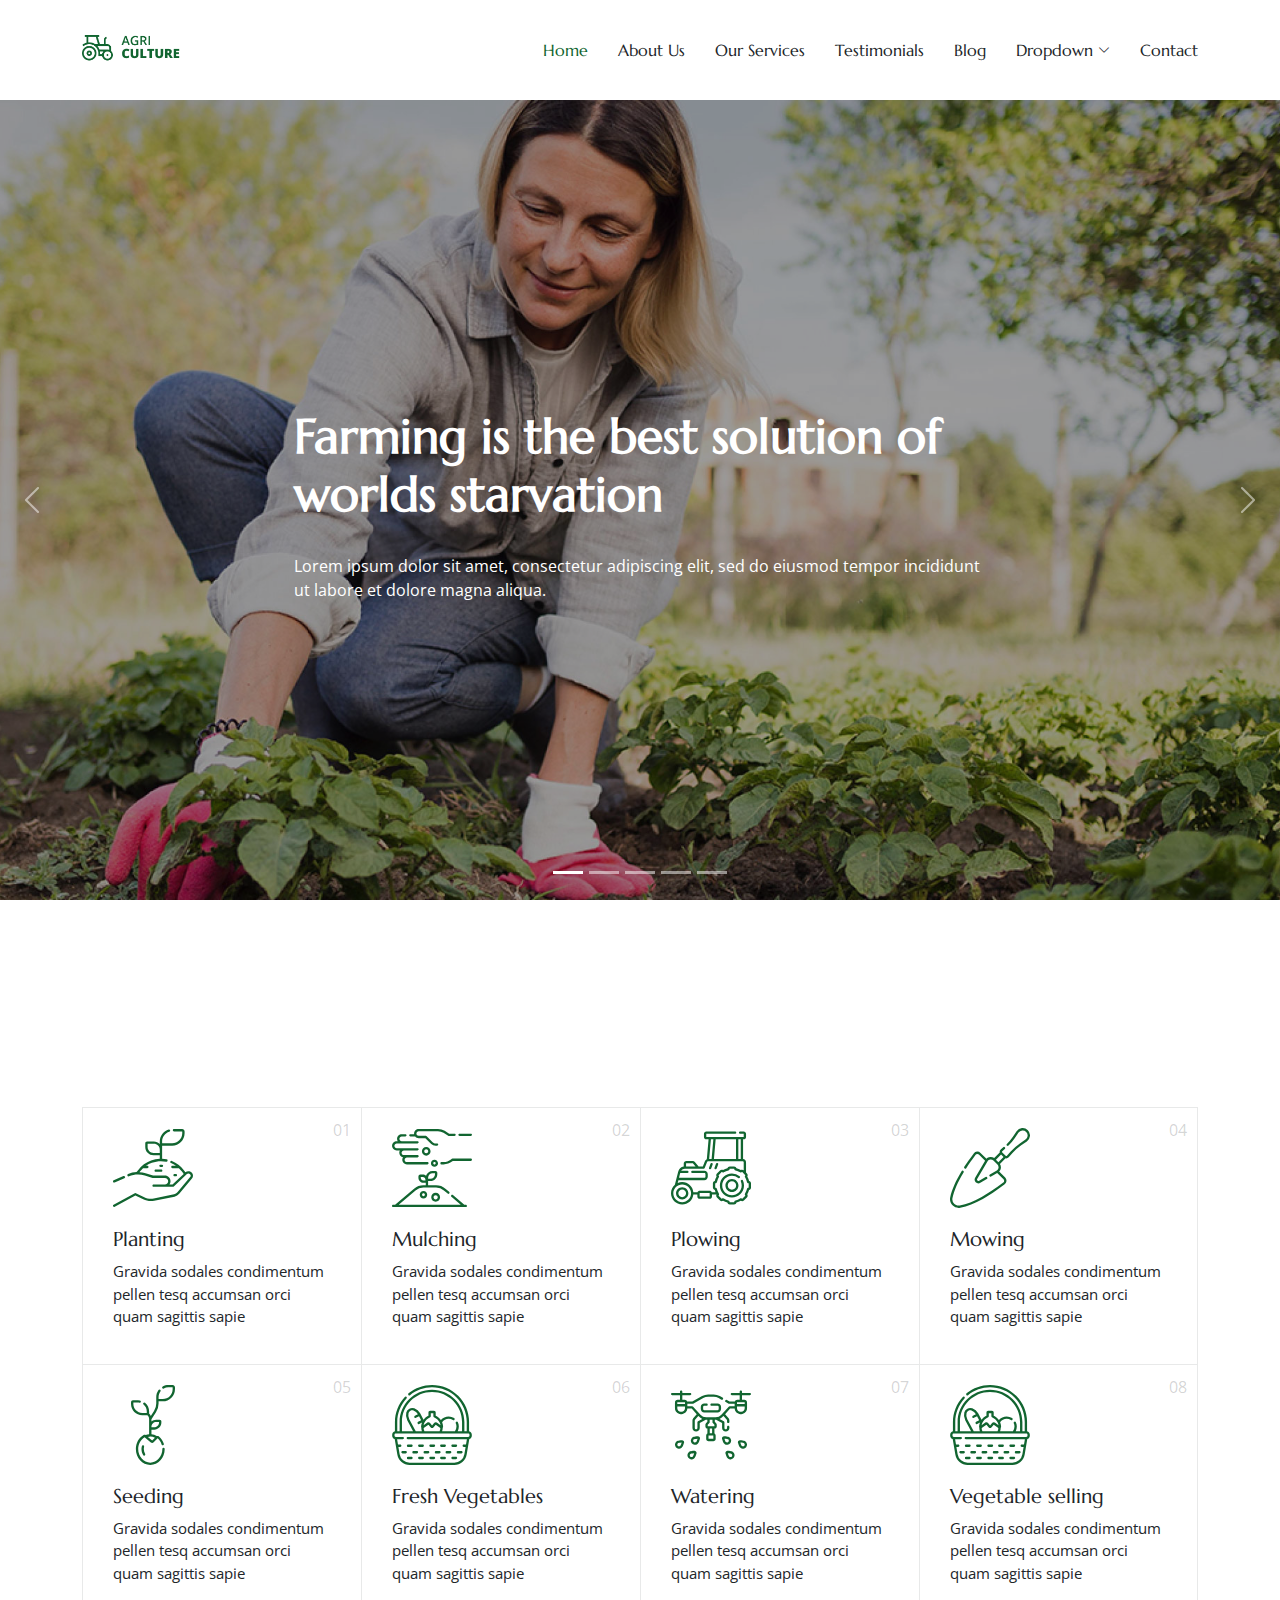
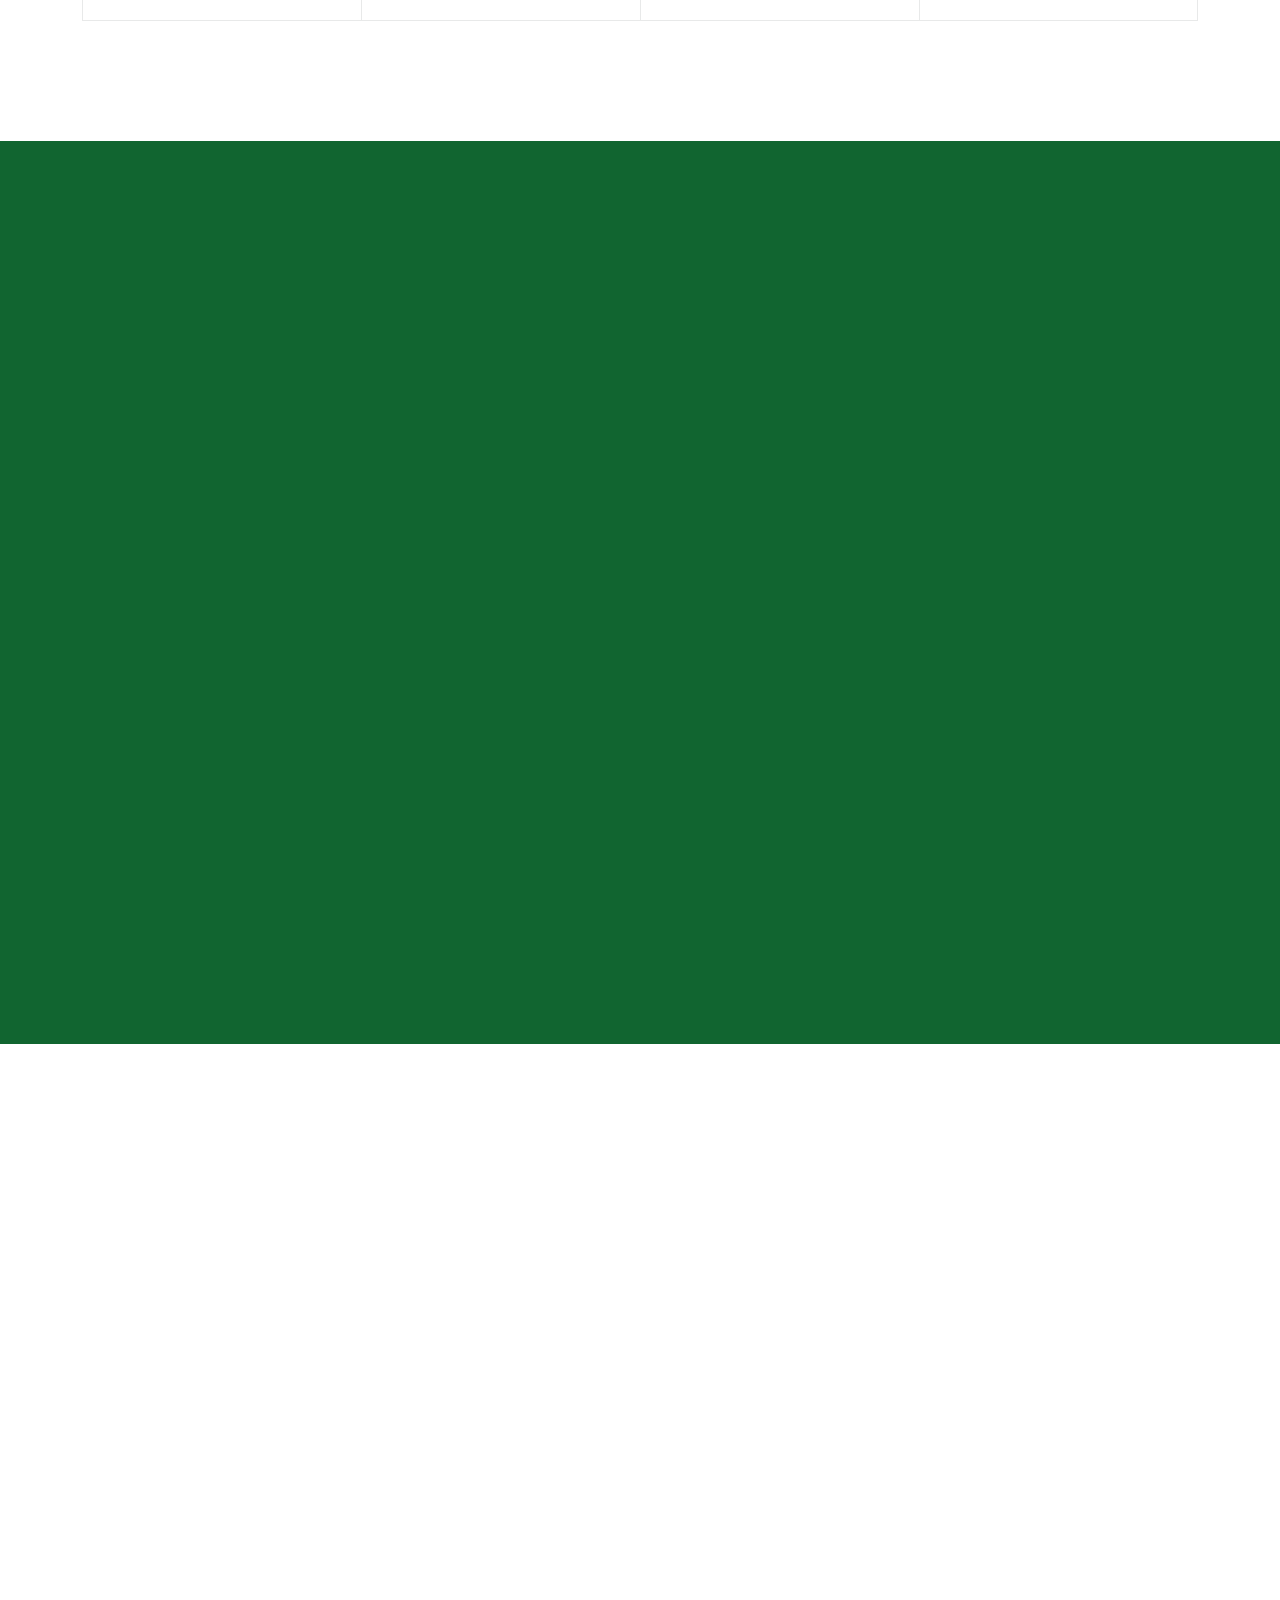
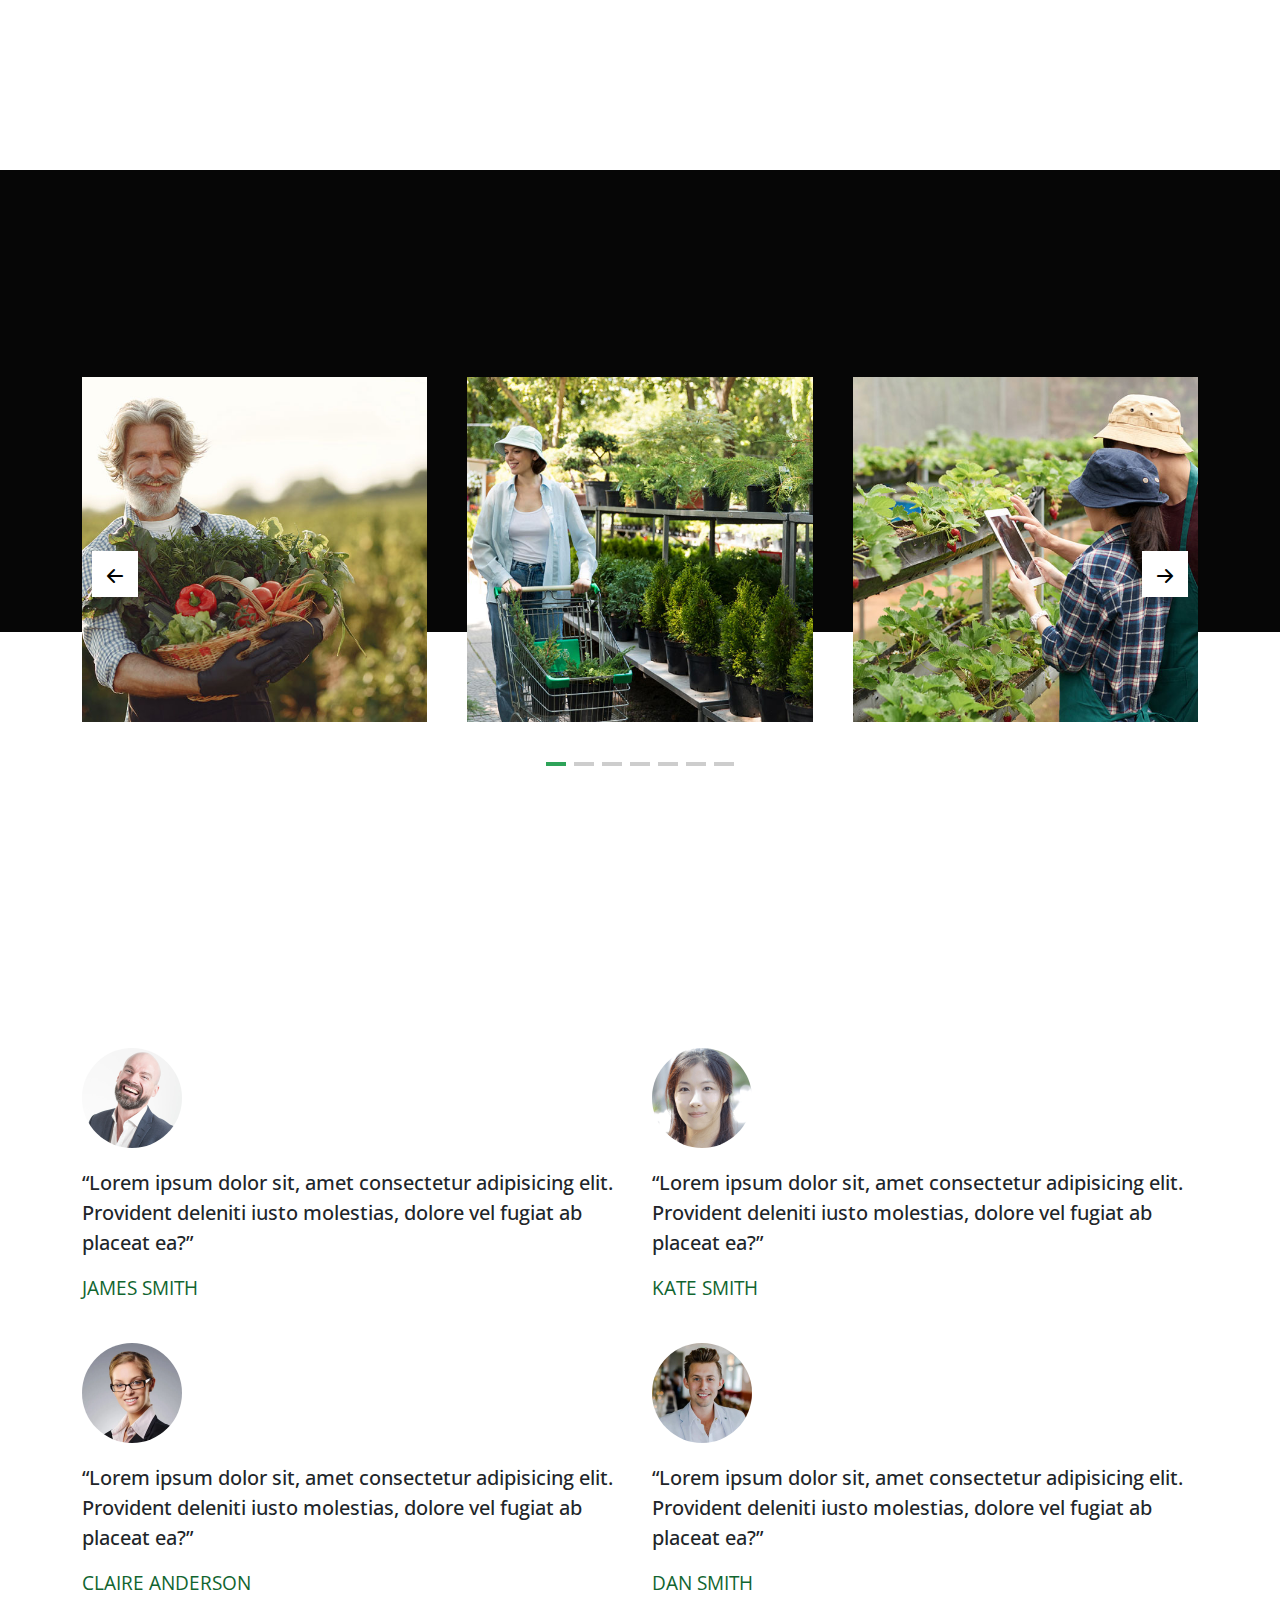
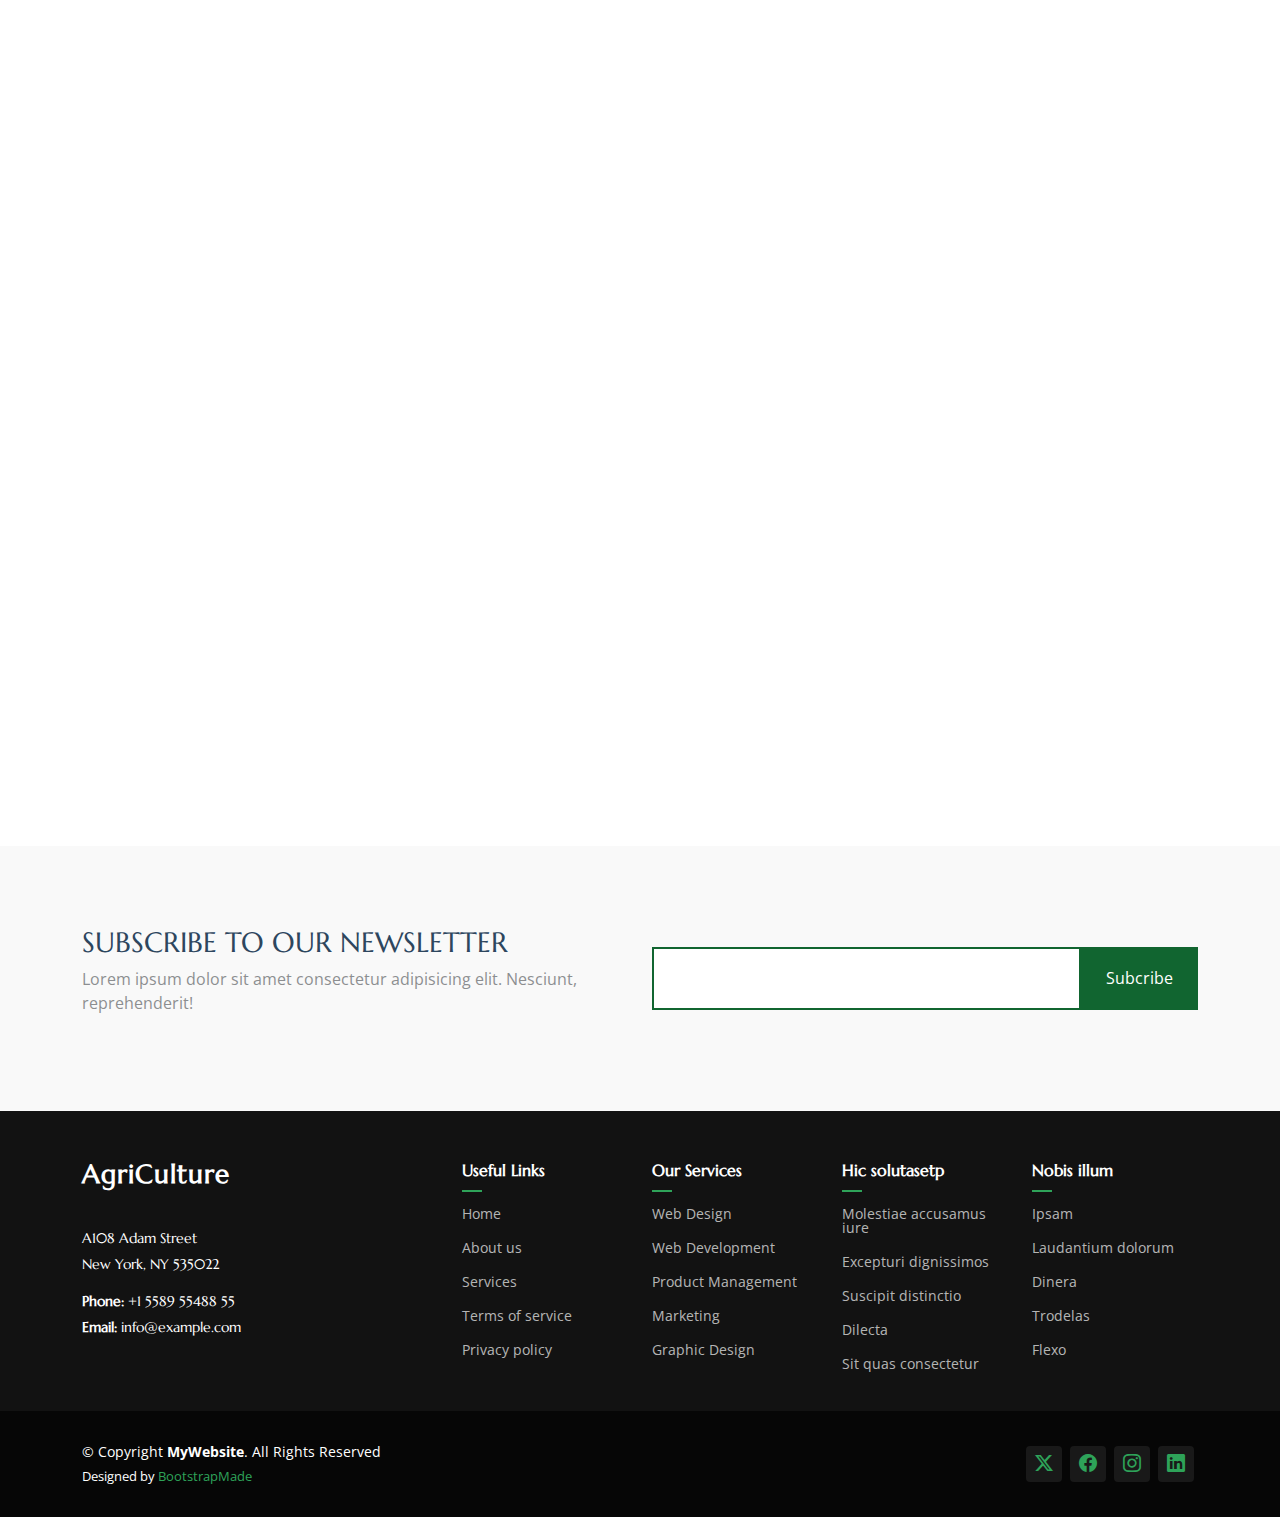
<file: index.html>
<!DOCTYPE html>
<html lang="en">

<head>
  <meta charset="utf-8">
  <meta content="width=device-width, initial-scale=1.0" name="viewport">
  <title>Index - AgriCulture Bootstrap Template</title>
  <meta content="" name="description">
  <meta content="" name="keywords">

  <!-- Favicons -->
  <link href="assets/img/favicon.png" rel="icon">
  <link href="assets/img/apple-touch-icon.png" rel="apple-touch-icon">

  <!-- Fonts -->
  <link href="https://fonts.googleapis.com" rel="preconnect">
  <link href="https://fonts.gstatic.com" rel="preconnect" crossorigin>
  <link href="https://fonts.googleapis.com/css2?family=Open+Sans:ital,wght@0,300;0,400;0,500;0,600;0,700;0,800;1,300;1,400;1,500;1,600;1,700;1,800&family=Marcellus:wght@400&display=swap" rel="stylesheet">

  <!-- Vendor CSS Files -->
  <link href="assets/vendor/bootstrap/css/bootstrap.min.css" rel="stylesheet">
  <link href="assets/vendor/bootstrap-icons/bootstrap-icons.css" rel="stylesheet">
  <link href="assets/vendor/aos/aos.css" rel="stylesheet">
  <link href="assets/vendor/swiper/swiper-bundle.min.css" rel="stylesheet">
  <link href="assets/vendor/glightbox/css/glightbox.min.css" rel="stylesheet">

  <!-- Main CSS File -->
  <link href="assets/css/main.css" rel="stylesheet">

  <!-- =======================================================
  * Template Name: AgriCulture
  * Template URL: https://bootstrapmade.com/agriculture-bootstrap-website-template/
  * Updated: Jun 27 2024 with Bootstrap v5.3.3
  * Author: BootstrapMade.com
  * License: https://bootstrapmade.com/license/
  ======================================================== -->
</head>

<body class="index-page">

  <header id="header" class="header d-flex align-items-center position-relative">
    <div class="container-fluid container-xl position-relative d-flex align-items-center justify-content-between">

      <a href="index.html" class="logo d-flex align-items-center">
        <!-- Uncomment the line below if you also wish to use an image logo -->
        <img src="assets/img/logo.png" alt="AgriCulture">
        <!-- <h1 class="sitename">AgriCulture</h1>  -->
      </a>

      <nav id="navmenu" class="navmenu">
        <ul>
          <li><a href="index.html" class="active">Home</a></li>
          <li><a href="about.html">About Us</a></li>
          <li><a href="services.html">Our Services</a></li>
          <li><a href="testimonials.html">Testimonials</a></li>
          <li><a href="blog.html">Blog</a></li>
          <li class="dropdown"><a href="#"><span>Dropdown</span> <i class="bi bi-chevron-down toggle-dropdown"></i></a>
            <ul>
              <li><a href="#">Dropdown 1</a></li>
              <li class="dropdown"><a href="#"><span>Deep Dropdown</span> <i class="bi bi-chevron-down toggle-dropdown"></i></a>
                <ul>
                  <li><a href="#">Deep Dropdown 1</a></li>
                  <li><a href="#">Deep Dropdown 2</a></li>
                  <li><a href="#">Deep Dropdown 3</a></li>
                  <li><a href="#">Deep Dropdown 4</a></li>
                  <li><a href="#">Deep Dropdown 5</a></li>
                </ul>
              </li>
              <li><a href="#">Dropdown 2</a></li>
              <li><a href="#">Dropdown 3</a></li>
              <li><a href="#">Dropdown 4</a></li>
            </ul>
          </li>
          <li><a href="contact.html">Contact</a></li>
        </ul>
        <i class="mobile-nav-toggle d-xl-none bi bi-list"></i>
      </nav>

    </div>
  </header>

  <main class="main">

    <!-- Hero Section -->
    <section id="hero" class="hero section dark-background">

      <div id="hero-carousel" class="carousel slide carousel-fade" data-bs-ride="carousel" data-bs-interval="5000">

        <div class="carousel-item active">
          <img src="assets/img/hero_1.jpg" alt="">
          <div class="carousel-container">
            <h2>Farming is the best solution of worlds starvation</h2>
            <p>Lorem ipsum dolor sit amet, consectetur adipiscing elit, sed do eiusmod tempor incididunt ut labore et dolore magna aliqua.</p>
          </div>
        </div><!-- End Carousel Item -->

        <div class="carousel-item">
          <img src="assets/img/hero_2.jpg" alt="">
          <div class="carousel-container">
            <h2>Organic vegetables is good for health</h2>
            <p>Nam libero tempore, cum soluta nobis est eligendi optio cumque nihil impedit quo minus id quod maxime placeat facere possimus.</p>
          </div>
        </div><!-- End Carousel Item -->

        <div class="carousel-item">
          <img src="assets/img/hero_3.jpg" alt="">
          <div class="carousel-container">
            <h2>Providing Fresh Produce Every Single Day</h2>
            <p>Beatae vitae dicta sunt explicabo. Nemo enim ipsam voluptatem quia voluptas sit aspernatur aut odit aut fugit.</p>
          </div>
        </div><!-- End Carousel Item -->

        <div class="carousel-item">
          <img src="assets/img/hero_4.jpg" alt="">
          <div class="carousel-container">
            <h2>Farming as a Passione</h2>
            <p>Neque porro quisquam est, qui dolorem ipsum quia dolor sit amet, consectetur, adipisci velit, sed quia non numquam eius.</p>
          </div>
        </div><!-- End Carousel Item -->

        <div class="carousel-item">
          <img src="assets/img/hero_5.jpg" alt="">
          <div class="carousel-container">
            <h2>Good Food For All</h2>
            <p>Lorem ipsum dolor sit amet, consectetur adipiscing elit, sed do eiusmod tempor incididunt ut labore et dolore magna aliqua.</p>
          </div>
        </div><!-- End Carousel Item -->

        <a class="carousel-control-prev" href="#hero-carousel" role="button" data-bs-slide="prev">
          <span class="carousel-control-prev-icon bi bi-chevron-left" aria-hidden="true"></span>
        </a>

        <a class="carousel-control-next" href="#hero-carousel" role="button" data-bs-slide="next">
          <span class="carousel-control-next-icon bi bi-chevron-right" aria-hidden="true"></span>
        </a>

        <ol class="carousel-indicators"></ol>

      </div>

    </section><!-- /Hero Section -->

    <!-- Services Section -->
    <section id="services" class="services section">

      <!-- Section Title -->
      <div class="container section-title" data-aos="fade-up">
        <h2>SERVICES</h2>
        <p>Providing Fresh Produce Every Single Day</p>
      </div><!-- End Section Title -->
      <div class="content">
        <div class="container">
          <div class="row g-0">
            <div class="col-lg-3 col-md-6">
              <div class="service-item">
                <span class="number">01</span>
                <div class="service-item-icon">
                  <svg xmlns="http://www.w3.org/2000/svg" version="1.1" xmlns:xlink="http://www.w3.org/1999/xlink" width="80" height="80" x="0" y="0" viewBox="0 0 509.435 509.435" style="enable-background: new 0 0 512 512" xml:space="preserve" class="">
                    <g>
                      <path d="M7.506 347.639c.994 0 2.005-.199 2.976-.619l62.037-26.857a7.5 7.5 0 0 0 3.903-9.862 7.5 7.5 0 0 0-9.862-3.903L4.523 333.255a7.501 7.501 0 0 0 2.983 14.384zM500.883 283.197c-10.953-10.952-28.175-11.423-39.689-1.267l-10.034-13.307c-19.783-26.239-46.1-46.623-76.103-58.948a7.5 7.5 0 0 0-5.699 13.875c11.136 4.575 21.708 10.382 31.567 17.249h-22.621c-4.143 0-7.5 3.358-7.5 7.5s3.357 7.5 7.5 7.5h41.188a169.382 169.382 0 0 1 19.691 21.855l11.048 14.652-71.171 67.597h-19.48a35.772 35.772 0 0 0 6.775-20.976c0-19.837-16.139-35.975-35.976-35.975h-75.023l-48.33-15.005a160.871 160.871 0 0 0-37.992-6.934l2.533-3.359a169.852 169.852 0 0 1 19.67-21.855h27.398c4.143 0 7.5-3.358 7.5-7.5s-3.357-7.5-7.5-7.5h-8.848a165.125 165.125 0 0 1 38.01-19.73c28.992-10.532 60.376-12.89 90.754-6.821a7.498 7.498 0 0 0 8.824-5.885 7.5 7.5 0 0 0-5.885-8.824 184.517 184.517 0 0 0-28.616-3.4v-83.727h64.189c43.49 0 78.872-35.382 78.872-78.872V22.488c0-8.712-7.088-15.801-15.801-15.801h-51.729c-4.143 0-7.5 3.358-7.5 7.5s3.357 7.5 7.5 7.5h51.729c.441 0 .801.359.801.801v11.051c0 35.219-28.653 63.872-63.872 63.872h-64.189V85.559c0-28.082 18.793-53.262 45.701-61.234a7.5 7.5 0 1 0-4.261-14.382c-15.972 4.732-30.338 14.681-40.451 28.015-10.46 13.79-15.988 30.25-15.988 47.601v16.416c-9.59-9.839-22.97-15.965-37.762-15.965h-43.432c-6.193 0-11.232 5.039-11.232 11.232v23.629c0 29.093 23.669 52.762 52.763 52.762h39.663v22.475a183.375 183.375 0 0 0-55.199 10.86c-32.974 11.978-61.705 33.297-83.085 61.653l-9.313 12.351a161.07 161.07 0 0 0-54.289 12.692 7.5 7.5 0 0 0-3.949 9.844 7.498 7.498 0 0 0 9.844 3.949c31.858-13.616 67.62-15.458 100.696-5.188l49.416 15.343c.72.224 1.47.337 2.224.337h76.161c11.566 0 20.976 9.409 20.976 20.975s-9.409 20.976-20.976 20.976h-71.803c-4.143 0-7.5 3.358-7.5 7.5s3.357 7.5 7.5 7.5h123.477a7.5 7.5 0 0 0 5.165-2.062l83.48-79.289c5.56-5.279 14.158-5.167 19.577.252a13.957 13.957 0 0 1 .853 18.9l-80.942 97.046a37.161 37.161 0 0 1-21.112 12.581L259.57 448.474c-20.377 4.113-41.89 1.365-60.575-7.739l-53.332-25.982a7.507 7.507 0 0 0-6.884.162L3.903 488.665a7.5 7.5 0 0 0 7.197 13.161l131.475-71.888 49.849 24.285c21.631 10.538 46.53 13.72 70.114 8.957l129.506-26.146a52.209 52.209 0 0 0 29.663-17.677l80.942-97.046c9.682-11.61 8.923-28.426-1.766-39.114zM258.212 158.634c-20.822 0-37.763-16.94-37.763-37.762V101.01h39.664c20.822 0 37.762 16.94 37.762 37.762v19.861h-39.663z" fill="currentColor" opacity="1" data-original="currentColor"></path>
                      <path d="M319.171 240.778a7.5 7.5 0 0 0-7.5-7.5h-9.43c-4.143 0-7.5 3.358-7.5 7.5s3.357 7.5 7.5 7.5h9.43a7.5 7.5 0 0 0 7.5-7.5zM272.068 264.08c-4.143 0-7.5 3.358-7.5 7.5s3.357 7.5 7.5 7.5h34.888c4.143 0 7.5-3.358 7.5-7.5s-3.357-7.5-7.5-7.5zM400.305 307.996c4.143 0 7.5-3.358 7.5-7.5s-3.357-7.5-7.5-7.5h-8.172c-4.143 0-7.5 3.358-7.5 7.5s3.357 7.5 7.5 7.5z" fill="currentColor" opacity="1" data-original="currentColor"></path>
                    </g>
                  </svg>
                </div>
                <div class="service-item-content">
                  <h3 class="service-heading">Planting</h3>
                  <p>
                    Gravida sodales condimentum pellen tesq accumsan orci quam
                    sagittis sapie
                  </p>
                </div>
              </div>
            </div>
            <div class="col-lg-3 col-md-6">
              <div class="service-item">
                <span class="number">02</span>
                <div class="service-item-icon">
                  <svg xmlns="http://www.w3.org/2000/svg" version="1.1" xmlns:xlink="http://www.w3.org/1999/xlink" width="80" height="80" x="0" y="0" viewBox="0 0 514.314 514.314" style="enable-background: new 0 0 512 512" xml:space="preserve" class="">
                    <g>
                      <path d="M434.176 51.297h72.639c4.143 0 7.5-3.358 7.5-7.5s-3.357-7.5-7.5-7.5h-72.639c-4.143 0-7.5 3.358-7.5 7.5s3.357 7.5 7.5 7.5zM117.994 54.791h30.852c5.47 6.605 13.729 10.82 22.955 10.82h42.865l35.886 35.886c8.246 8.246 19.209 12.787 30.869 12.787h8.32c4.143 0 7.5-3.358 7.5-7.5s-3.357-7.5-7.5-7.5h-8.32c-7.654 0-14.85-2.981-20.262-8.393l-38.083-38.083a7.5 7.5 0 0 0-5.304-2.197H171.8c-8.159 0-14.797-6.638-14.797-14.797s6.638-14.797 14.797-14.797h123.757a66.756 66.756 0 0 1 35.416 10.157l30.374 18.983a7.497 7.497 0 0 0 3.975 1.14h36.891c4.143 0 7.5-3.358 7.5-7.5s-3.357-7.5-7.5-7.5h-34.739l-28.551-17.843a81.742 81.742 0 0 0-43.365-12.437H171.801c-16.43 0-29.797 13.367-29.797 29.798 0 1.349.099 2.675.273 3.977h-24.283a7.5 7.5 0 1 0 0 14.999zM30.38 144.476h20.344a29.724 29.724 0 0 0-4.003 14.921c0 14.399 10.225 26.453 23.795 29.288a29.746 29.746 0 0 0-4.371 15.555c0 16.499 13.423 29.921 29.921 29.921h131.637a7.5 7.5 0 0 0 7.498-7.688 7.5 7.5 0 0 0-8.307-7.311H96.065c-8.228 0-14.921-6.694-14.921-14.921s6.693-14.921 14.921-14.921H163.9c4.143 0 7.5-3.358 7.5-7.5s-3.357-7.5-7.5-7.5H76.643c-8.228 0-14.922-6.694-14.922-14.921s6.694-14.921 14.922-14.921H163.9c4.143 0 7.5-3.358 7.5-7.5s-3.357-7.5-7.5-7.5H30.38c-8.228 0-14.921-6.694-14.921-14.921s6.693-14.921 14.921-14.921H163.9c4.143 0 7.5-3.358 7.5-7.5s-3.357-7.5-7.5-7.5H62.547c-8.228 0-14.921-6.694-14.921-14.921s6.693-14.921 14.921-14.921h23.485c4.143 0 7.5-3.358 7.5-7.5s-3.357-7.5-7.5-7.5H62.547c-16.498 0-29.921 13.423-29.921 29.921a29.719 29.719 0 0 0 4.003 14.921H30.38C13.882 84.636.459 98.059.459 114.557s13.423 29.919 29.921 29.919zM506.814 196.74H389.248a7.497 7.497 0 0 0-4.629 1.599l-5.613 4.403c-13.495 10.588-30.375 16.42-47.529 16.42h-12.272a7.5 7.5 0 0 0-8.309 7.5 7.5 7.5 0 0 0 7.5 7.5h13.081c20.496 0 40.664-6.967 56.788-19.618l3.574-2.804h114.976a7.5 7.5 0 1 0-.001-15z" fill="currentColor" opacity="1" data-original="currentColor" class=""></path>
                      <path d="M192.215 150.164c0 15.372 12.506 27.878 27.878 27.878s27.879-12.506 27.879-27.878-12.507-27.878-27.879-27.878-27.878 12.506-27.878 27.878zm40.757 0c0 7.101-5.777 12.878-12.879 12.878-7.101 0-12.878-5.777-12.878-12.878s5.777-12.878 12.878-12.878c7.101-.001 12.879 5.777 12.879 12.878zM273.049 203.771c-12.599 0-22.848 10.25-22.848 22.848s10.249 22.847 22.848 22.847 22.848-10.249 22.848-22.847-10.25-22.848-22.848-22.848zm0 30.695c-4.327 0-7.848-3.52-7.848-7.847s3.521-7.848 7.848-7.848 7.848 3.521 7.848 7.848-3.521 7.847-7.848 7.847zM474.178 493.298h-9.202l-73.199-62.323c-3.155-2.686-7.888-2.305-10.573.849s-2.305 7.887.849 10.572l59.785 50.902H43.105l108.164-92.092a77.855 77.855 0 0 1 50.423-18.558h81.558a77.851 77.851 0 0 1 50.423 18.558l24.029 20.458a7.498 7.498 0 0 0 10.573-.849 7.5 7.5 0 0 0-.849-10.572l-24.029-20.458a92.867 92.867 0 0 0-60.147-22.137h-51.158v-26.806h15.44c24.205 0 43.896-19.692 43.896-43.897v-8.808c0-6.785-5.52-12.305-12.305-12.305h-18.135c-19.99 0-36.891 13.437-42.174 31.749-5.716-4.945-13.156-7.947-21.29-7.947h-15.061c-6.942 0-12.591 5.648-12.591 12.592v7.399c0 17.97 14.619 32.589 32.589 32.589h14.629v15.433h-15.399a92.867 92.867 0 0 0-60.147 22.137L19.967 493.298H7.5c-4.143 0-7.5 3.358-7.5 7.5s3.357 7.5 7.5 7.5h466.678a7.5 7.5 0 0 0 0-15zM232.092 319.73c0-15.934 12.963-28.897 28.897-28.897h15.439v6.112c0 15.934-12.963 28.897-28.896 28.897h-15.44zm-16.978 17.485h-12.651c-9.698 0-17.589-7.89-17.589-17.589v-4.991h12.651c9.698 0 17.589 7.89 17.589 17.589z" fill="currentColor" opacity="1" data-original="currentColor" class=""></path>
                      <path d="M178.358 429.065c0 13.218 10.754 23.972 23.972 23.972s23.972-10.753 23.972-23.972-10.754-23.972-23.972-23.972-23.972 10.753-23.972 23.972zm32.944 0c0 4.947-4.024 8.972-8.972 8.972s-8.972-4.025-8.972-8.972 4.024-8.972 8.972-8.972 8.972 4.024 8.972 8.972zM252.23 445.536c0 15.706 12.777 28.484 28.483 28.484s28.484-12.778 28.484-28.484-12.778-28.484-28.484-28.484-28.483 12.778-28.483 28.484zm41.968 0c0 7.435-6.049 13.484-13.484 13.484s-13.483-6.049-13.483-13.484 6.049-13.484 13.483-13.484c7.435 0 13.484 6.049 13.484 13.484z" fill="currentColor" opacity="1" data-original="currentColor" class=""></path>
                    </g>
                  </svg>
                </div>
                <div class="service-item-content">
                  <h3 class="service-heading">Mulching</h3>
                  <p>
                    Gravida sodales condimentum pellen tesq accumsan orci quam
                    sagittis sapie
                  </p>
                </div>
              </div>
            </div>
            <div class="col-lg-3 col-md-6">
              <div class="service-item">
                <span class="number">03</span>
                <div class="service-item-icon">
                  <svg xmlns="http://www.w3.org/2000/svg" version="1.1" xmlns:xlink="http://www.w3.org/1999/xlink" width="80" height="80" x="0" y="0" viewBox="0 0 516.53 516.53" style="enable-background: new 0 0 512 512" xml:space="preserve" class="">
                    <g>
                      <path d="M504.085 341.447a113.617 113.617 0 0 0-11.524-27.805c3.866-6.212 3.104-14.506-2.288-19.897l-5.804-5.804v-67.388c0-10.907-8.398-19.878-19.066-20.817V73.099h4.012c8.301 0 15.054-6.753 15.054-15.054V37.599c0-8.301-6.753-15.054-15.054-15.054h-23.242a7.5 7.5 0 0 0 0 15l23.296.054-.054 20.5-241.554-.054.054-20.5H414.21a7.5 7.5 0 0 0 0-15H227.916c-8.301 0-15.054 6.753-15.054 15.054v20.446c0 8.301 6.753 15.054 15.054 15.054h14.719L231.27 201.13c-5.215 2.077-9.463 6.215-11.642 11.675l-14.014 35.128h-27.323l-24.417-28.857a16.73 16.73 0 0 0-12.795-5.936H99.071c-9.242 0-16.761 7.519-16.761 16.761v18.66a44.759 44.759 0 0 0-35.97 33.278L24.937 367.09C9.676 380.359 0 399.894 0 421.658c0 39.881 32.446 72.327 72.328 72.327 37.349 0 68.174-28.457 71.938-64.827h25.905v12.546c0 8.282 6.738 15.02 15.02 15.02h64.364c8.282 0 15.02-6.738 15.02-15.02v-12.546h29.374c-3.278 6.098-2.356 13.875 2.785 19.016l19.555 19.554a16 16 0 0 0 11.388 4.718c3.045 0 5.961-.839 8.506-2.431a113.556 113.556 0 0 0 27.808 11.525c1.662 7.123 8.064 12.445 15.686 12.445h27.655c7.602 0 13.99-5.293 15.672-12.441a113.582 113.582 0 0 0 27.814-11.525 15.986 15.986 0 0 0 8.514 2.427c4.302 0 8.346-1.675 11.388-4.717l19.555-19.555c5.396-5.396 6.156-13.7 2.29-19.901a113.607 113.607 0 0 0 11.522-27.801c7.123-1.662 12.445-8.064 12.445-15.686v-27.655c-.002-7.621-5.324-14.023-12.447-15.684zm-53.681-141.805h-15.681V73.099h15.681zM419.723 73.099v126.543h-142.46l11.233-126.543zm-146.286 0-11.233 126.543h-15.743l11.234-126.543zM99.071 228.14h42.008c.519 0 1.008.227 1.344.624l16.219 19.169H97.311v-18.032c0-.971.79-1.761 1.76-1.761zm-51.11 108.845h167.157c12.315 0 22.334-10.019 22.334-22.334v-16.152c0-12.315-10.019-22.334-22.334-22.334h-77.364a7.5 7.5 0 0 0 0 15h77.364c4.044 0 7.334 3.29 7.334 7.334v16.152c0 4.044-3.29 7.334-7.334 7.334H51.727l7.738-30.821h46.327a7.5 7.5 0 0 0 0-15h-40.76a29.774 29.774 0 0 1 24.779-13.231h120.886a7.5 7.5 0 0 0 6.966-4.721l15.897-39.849a5.883 5.883 0 0 1 5.49-3.721h224.51a5.916 5.916 0 0 1 5.91 5.91v52.522c-5.348-4.343-12.853-4.747-18.636-1.165a113.598 113.598 0 0 0-27.818-11.532c-1.662-7.123-8.063-12.445-15.685-12.445h-27.655c-7.602 0-13.99 5.294-15.672 12.441a113.583 113.583 0 0 0-27.818 11.527c-6.213-3.868-14.506-3.104-19.897 2.288l-19.555 19.555c-5.375 5.375-6.149 13.637-2.28 19.884a113.572 113.572 0 0 0-11.531 27.818c-7.123 1.662-12.445 8.063-12.445 15.685v27.655c0 7.602 5.293 13.99 12.441 15.672 1.242 4.67 2.784 9.24 4.603 13.699h-24.12c-2.277-5.402-7.626-9.204-13.847-9.204h-64.364c-6.221 0-11.569 3.802-13.847 9.204h-27.078c-3.764-36.371-34.589-64.828-71.938-64.828a71.896 71.896 0 0 0-28.994 6.086zm24.367 142c-31.61 0-57.328-25.717-57.328-57.327s25.717-57.328 57.328-57.328 57.327 25.717 57.327 57.328-25.717 57.327-57.327 57.327zm177.24-37.262h-.013l-64.384-.02.02-21.75 64.384.02zm251.962-56.937c0 .609-.496 1.105-1.189 1.105-4.816 0-8.956 3.287-10.065 7.992a98.695 98.695 0 0 1-12.139 29.288c-2.543 4.113-1.939 9.365 1.447 12.75l.084.084a1.105 1.105 0 0 1 0 1.562l-19.555 19.555a1.085 1.085 0 0 1-.781.323c-.208 0-.514-.056-.761-.303a3.326 3.326 0 0 0-.084-.084c-3.406-3.407-8.658-4.01-12.77-1.467a98.657 98.657 0 0 1-29.288 12.138c-4.706 1.11-7.992 5.25-7.992 10.15 0 .609-.496 1.105-1.104 1.105h-27.655c-.609 0-1.105-.496-1.105-1.189 0-4.816-3.287-8.956-7.992-10.066a98.69 98.69 0 0 1-29.287-12.137 10.35 10.35 0 0 0-5.455-1.561c-2.68 0-5.338 1.049-7.38 3.091a1.085 1.085 0 0 1-.781.323c-.208 0-.513-.056-.781-.324l-19.555-19.555c-.431-.431-.431-1.132.064-1.627 3.406-3.406 4.009-8.657 1.466-12.77a98.66 98.66 0 0 1-12.138-29.287c-1.11-4.706-5.25-7.992-10.15-7.992a1.107 1.107 0 0 1-1.105-1.105V357.13c0-.609.496-1.104 1.189-1.104 4.816 0 8.956-3.287 10.066-7.992a98.661 98.661 0 0 1 12.138-29.288c2.542-4.112 1.939-9.364-1.531-12.833a1.106 1.106 0 0 1 0-1.563l19.555-19.555c.431-.431 1.132-.431 1.626.064 3.407 3.408 8.658 4.011 12.77 1.467a98.666 98.666 0 0 1 29.288-12.138c4.706-1.11 7.992-5.25 7.992-10.15 0-.609.496-1.105 1.105-1.105h27.655c.609 0 1.104.496 1.104 1.189 0 4.816 3.287 8.956 7.992 10.066a98.664 98.664 0 0 1 29.288 12.139c4.113 2.543 9.365 1.939 12.833-1.531a1.107 1.107 0 0 1 1.563 0l19.555 19.555c.431.431.431 1.132-.062 1.625-3.408 3.406-4.012 8.658-1.468 12.771a98.666 98.666 0 0 1 12.138 29.288c1.11 4.706 5.25 7.992 10.066 7.992h.084c.609 0 1.105.496 1.105 1.104z" fill="currentColor" opacity="1" data-original="currentColor" class=""></path>
                      <path d="M454.895 335.721a7.5 7.5 0 0 0-3.834 9.889 62.412 62.412 0 0 1 5.335 25.349c0 34.678-28.213 62.891-62.891 62.891s-62.891-28.213-62.891-62.891c0-34.679 28.213-62.892 62.891-62.892a62.934 62.934 0 0 1 40.397 14.703 7.5 7.5 0 0 0 10.566-.923 7.5 7.5 0 0 0-.923-10.566 77.96 77.96 0 0 0-50.041-18.213c-42.949 0-77.891 34.942-77.891 77.892 0 42.949 34.942 77.891 77.891 77.891s77.891-34.942 77.891-77.891c0-10.895-2.224-21.46-6.611-31.403a7.5 7.5 0 0 0-9.889-3.836zM72.328 381.807c-21.974 0-39.851 17.877-39.851 39.851s17.877 39.851 39.851 39.851 39.851-17.877 39.851-39.851-17.878-39.851-39.851-39.851zm0 64.702c-13.703 0-24.851-11.148-24.851-24.851s11.148-24.851 24.851-24.851 24.851 11.148 24.851 24.851-11.149 24.851-24.851 24.851z" fill="currentColor" opacity="1" data-original="currentColor" class=""></path>
                      <path d="M393.504 328.829c-23.23 0-42.13 18.899-42.13 42.13 0 23.23 18.899 42.129 42.13 42.129s42.13-18.899 42.13-42.129-18.9-42.13-42.13-42.13zm0 69.26c-14.959 0-27.13-12.17-27.13-27.129s12.17-27.13 27.13-27.13 27.13 12.17 27.13 27.13c0 14.958-12.171 27.129-27.13 27.129zM249.861 265.585a7.487 7.487 0 0 0 2.663.491 7.503 7.503 0 0 0 7.013-4.838l9.438-24.841a7.5 7.5 0 0 0-14.022-5.328l-9.438 24.841a7.499 7.499 0 0 0 4.346 9.675zM285.384 265.585a7.487 7.487 0 0 0 2.663.491 7.502 7.502 0 0 0 7.012-4.838l9.439-24.841a7.5 7.5 0 0 0-4.347-9.675 7.5 7.5 0 0 0-9.675 4.347l-9.439 24.841a7.5 7.5 0 0 0 4.347 9.675z" fill="currentColor" opacity="1" data-original="currentColor" class=""></path>
                    </g>
                  </svg>
                </div>
                <div class="service-item-content">
                  <h3 class="service-heading">Plowing</h3>
                  <p>
                    Gravida sodales condimentum pellen tesq accumsan orci quam
                    sagittis sapie
                  </p>
                </div>
              </div>
            </div>
            <div class="col-lg-3 col-md-6">
              <div class="service-item">
                <span class="number">04</span>
                <div class="service-item-icon">
                  <svg xmlns="http://www.w3.org/2000/svg" version="1.1" xmlns:xlink="http://www.w3.org/1999/xlink" width="80" height="80" x="0" y="0" viewBox="0 0 509.389 509.389" style="enable-background: new 0 0 512 512" xml:space="preserve" class="">
                    <g>
                      <path d="M495.69 14.267A46.636 46.636 0 0 0 458.364.766a46.637 46.637 0 0 0-34.257 20.05l-24.614 35.749a309.594 309.594 0 0 1-37.289 44.521 7.5 7.5 0 0 0 10.544 10.668 324.596 324.596 0 0 0 39.1-46.684l24.614-35.749a31.674 31.674 0 0 1 23.268-13.618 31.66 31.66 0 0 1 25.354 9.17 31.681 31.681 0 0 1 9.171 25.355 31.679 31.679 0 0 1-13.618 23.267l-35.75 24.615a324.066 324.066 0 0 0-59.859 53.246l-22.502 25.667a5.412 5.412 0 0 1-3.933 1.86c-1.518.071-2.966-.518-4.047-1.599l-21.873-21.872c-1.081-1.082-1.649-2.52-1.599-4.048s.711-2.925 1.86-3.933l15.802-13.854a7.5 7.5 0 0 0-9.889-11.279l-15.802 13.854a20.546 20.546 0 0 0-6.964 14.719 20.37 20.37 0 0 0 .64 5.69l-35.241 35.241c-7.726-5.323-17.119-7.656-26.65-6.449-8.734 1.104-16.614 5.058-22.612 11.157l-37.903-37.903a28.552 28.552 0 0 0-22.3-8.292 28.547 28.547 0 0 0-20.847 11.457c-23.749 31.972-43.447 60.009-60.222 85.713a7.5 7.5 0 0 0 6.275 11.6 7.495 7.495 0 0 0 6.288-3.402c16.606-25.447 36.135-53.239 59.7-84.966a13.562 13.562 0 0 1 9.903-5.441 13.585 13.585 0 0 1 10.595 3.939l39.789 39.789-63.489 107.398c-5.606 9.484-4.179 21.121 3.554 28.957 4.724 4.785 10.89 7.271 17.211 7.271 4.233-.001 8.536-1.115 12.519-3.399l40.792-24.114a7.499 7.499 0 1 0-7.632-12.912l-40.706 24.064c-4.745 2.723-9.055 1.038-11.506-1.446-1.129-1.144-4.561-5.302-1.318-10.787L239.37 211.63c3.736-6.32 10.058-10.474 17.342-11.395 7.292-.918 14.44 1.529 19.633 6.722l25.938 25.938c5.187 5.186 7.654 12.36 6.771 19.686-.878 7.28-4.911 13.598-10.99 17.288l-44.019 26.021a7.5 7.5 0 0 0 7.632 12.912l38.725-22.893 40.397 40.396a13.558 13.558 0 0 1 3.938 10.564 13.606 13.606 0 0 1-5.428 9.926c-54.818 40.993-97.27 69.301-137.646 91.785-50.099 27.898-95.647 45.713-139.25 54.462-13.202 2.648-26.235-1.337-35.759-10.935a40.033 40.033 0 0 1-10.799-36.472c10.129-48.517 33.232-101.845 70.63-163.033a7.501 7.501 0 0 0-12.799-7.823c-38.309 62.679-62.028 117.563-72.515 167.79-3.796 18.186 1.75 36.916 14.835 50.103 10.368 10.45 24.27 16.146 38.625 16.145 3.564 0 7.159-.352 10.732-1.068 45.149-9.06 92.12-27.398 143.597-56.063 40.984-22.823 83.956-51.469 139.331-92.878a28.597 28.597 0 0 0 11.407-20.864 28.554 28.554 0 0 0-8.292-22.245l-38.525-38.525c6.079-6.031 10.002-13.987 11.063-22.799 1.106-9.18-1.037-18.215-5.937-25.753l35.39-35.39a20.4 20.4 0 0 0 5.022.654 20.546 20.546 0 0 0 15.384-6.975l22.502-25.667a309.032 309.032 0 0 1 57.086-50.779l35.749-24.614a46.635 46.635 0 0 0 20.05-34.256 46.63 46.63 0 0 0-13.5-37.328zM340.732 184.685l-32.723 32.723-15.459-15.459 32.723-32.723z" fill="currentColor" opacity="1" data-original="currentColor"></path>
                    </g>
                  </svg>
                </div>
                <div class="service-item-content">
                  <h3 class="service-heading">Mowing</h3>
                  <p>
                    Gravida sodales condimentum pellen tesq accumsan orci quam
                    sagittis sapie
                  </p>
                </div>
              </div>
            </div>

            <div class="col-lg-3 col-md-6">
              <div class="service-item">
                <span class="number">05</span>
                <div class="service-item-icon">
                  <svg xmlns="http://www.w3.org/2000/svg" version="1.1" xmlns:xlink="http://www.w3.org/1999/xlink" width="80" height="80" x="0" y="0" viewBox="0 0 513.089 513.089" style="enable-background: new 0 0 512 512" xml:space="preserve" class="">
                    <g>
                      <path d="M194.209 386.877a7.497 7.497 0 0 0-9.15 5.363 75.07 75.07 0 0 0-2.428 18.947c0 13.789 3.615 27 10.454 38.204a7.494 7.494 0 0 0 10.308 2.495 7.5 7.5 0 0 0 2.494-10.309c-5.401-8.851-8.257-19.359-8.257-30.39a60.09 60.09 0 0 1 1.941-15.16 7.497 7.497 0 0 0-5.362-9.15z" fill="currentColor" opacity="1" data-original="currentColor"></path>
                      <path d="M382.56 0h-27.319c-12.654 0-25.236 3.119-36.386 9.021a7.5 7.5 0 0 0 7.018 13.258c9.124-4.83 19.005-7.278 29.368-7.278h27.222v12.022c0 34.679-28.213 62.892-62.892 62.892h-27.222V77.893c0-13.309 4.12-26.038 11.914-36.811a7.5 7.5 0 0 0-12.153-8.793c-9.657 13.347-14.762 29.117-14.762 45.604V119.154a88.294 88.294 0 0 1-14.296 48.23l-20.501 31.543a46.65 46.65 0 0 0-9.615-13.916l-1.273-1.273v-14.053c0-21.604-9.58-41.872-26.284-55.608a7.5 7.5 0 0 0-9.528 11.586c13.226 10.876 20.812 26.922 20.812 44.022v9.66h-29.069c-31.412 0-56.968-25.556-56.968-56.968v-9.66h29.069c3.454 0 6.976.329 10.467.977a7.5 7.5 0 0 0 2.738-14.748 72.57 72.57 0 0 0-13.205-1.229h-31.883c-6.72 0-12.187 5.467-12.187 12.186v12.474c0 39.684 32.284 71.968 71.968 71.968h33.463l1.273 1.273c5.979 5.979 9.271 13.927 9.271 22.381v98.306a79.003 79.003 0 0 0-21.446 5.114c-4.152-2.798-9.597-3.045-13.983-.509-30.558 17.671-49.541 52.263-49.541 90.277 0 56.188 41.481 101.901 92.47 101.901s92.47-45.713 92.47-101.901c0-.237-.004-.473-.009-.709l-.005-.334a7.5 7.5 0 0 0-7.499-7.433h-.068a7.5 7.5 0 0 0-7.433 7.567l.014.909c0 47.917-34.753 86.901-77.47 86.901s-77.47-38.984-77.47-86.901c0-32.212 15.656-61.449 40.948-76.643l40.182 34.094c5.225 4.433 13.1 4.099 17.929-.761l25.512-25.668c11.649 10.022 20.473 23.408 25.562 38.809a7.496 7.496 0 0 0 9.475 4.768 7.5 7.5 0 0 0 4.768-9.474c-6.15-18.613-17.027-34.756-31.454-46.681-4.011-3.317-9.358-3.923-13.824-1.93-10.53-6.377-22.136-10.243-34.128-11.384v-29.695h18.365c25.013 0 45.362-20.35 45.362-45.362v-7.928c0-6.115-4.975-11.089-11.089-11.089h-22.276c-11.667 0-22.318 4.429-30.362 11.693v-13.713l29.028-44.665a103.263 103.263 0 0 0 16.72-56.404v-14.239h27.222c42.949 0 77.892-34.942 77.892-77.892v-12.12C397.462 6.685 390.777 0 382.56 0zM251.211 356.136l-27.468-23.306a63.694 63.694 0 0 1 15.358-1.884c10.366 0 20.534 2.525 29.851 7.34zm25.752-118.894h18.365v4.017c0 16.742-13.62 30.362-30.362 30.362h-18.365v-4.017c0-16.741 13.62-30.362 30.362-30.362z" fill="currentColor" opacity="1" data-original="currentColor"></path>
                    </g>
                  </svg>
                </div>
                <div class="service-item-content">
                  <h3 class="service-heading">Seeding</h3>
                  <p>
                    Gravida sodales condimentum pellen tesq accumsan orci quam
                    sagittis sapie
                  </p>
                </div>
              </div>
            </div>
            <div class="col-lg-3 col-md-6">
              <div class="service-item">
                <span class="number">06</span>
                <div class="service-item-icon">
                  <svg xmlns="http://www.w3.org/2000/svg" version="1.1" xmlns:xlink="http://www.w3.org/1999/xlink" width="80" height="80" x="0" y="0" viewBox="0 0 511.67 511.67" style="enable-background: new 0 0 512 512" xml:space="preserve" class="">
                    <g>
                      <path d="M492.96 296.401v-59.276c0-63.338-24.665-122.886-69.452-167.673C378.721 24.666 319.174 0 255.835 0c-54.517 0-107.757 18.967-149.914 53.407a7.5 7.5 0 1 0 9.491 11.616C154.896 32.765 204.767 15 255.835 15c59.332 0 115.112 23.105 157.066 65.059 41.953 41.954 65.059 97.734 65.059 157.066v58.7h-15v-58.7C462.96 122.916 370.044 30 255.835 30S48.71 122.916 48.71 237.125v58.7h-15v-58.7c0-56.142 21.01-109.737 59.158-150.913a7.502 7.502 0 0 0-11.004-10.195C41.139 119.975 18.71 177.19 18.71 237.125v59.276c-10.029 2.3-17.535 11.291-17.535 22.008v5.81c0 10.194 6.791 18.828 16.085 21.627l16.782 99.17c6.535 38.622 39.71 66.654 78.882 66.654h285.822c39.172 0 72.347-28.032 78.882-66.654l16.782-99.17c9.294-2.798 16.085-11.432 16.085-21.627v-5.81c0-10.717-7.506-19.708-17.535-22.008zM63.71 237.125C63.71 131.187 149.896 45 255.835 45S447.96 131.187 447.96 237.125v58.7h-27.888a64.77 64.77 0 0 0 7.259-29.747c0-9.561-2.046-18.787-6.081-27.423a7.5 7.5 0 0 0-13.59 6.35c3.1 6.633 4.671 13.723 4.671 21.073a49.851 49.851 0 0 1-9.875 29.747h-82.073a68.421 68.421 0 0 0 3.912-22.766l-.003-.369a10.737 10.737 0 0 0 2.441-7.707l-.074-.952a81.022 81.022 0 0 0-6.053-25.058c9.161-14.126 24.883-22.763 41.856-22.763a49.676 49.676 0 0 1 26.83 7.844 7.5 7.5 0 0 0 8.086-12.634 64.65 64.65 0 0 0-34.916-10.21c-19.407 0-37.547 8.686-49.744 23.261a81.08 81.08 0 0 0-25.89-24.171l-7.325-4.298v-19.86c0-6.111-4.972-11.083-11.083-11.083h-24.17c-6.111 0-11.083 4.972-11.083 11.083v19.86l-7.325 4.298a81.067 81.067 0 0 0-24.083 21.633l-21.606-40.574a68.923 68.923 0 0 0-37.588-32.526 39.21 39.21 0 0 0-31.641 2.285 39.215 39.215 0 0 0-19.556 24.977 68.922 68.922 0 0 0 6.006 49.343l37.481 70.388H63.71zm88.14 58.7-41.235-77.438a53.95 53.95 0 0 1-4.701-38.625c1.687-6.691 5.971-12.162 12.061-15.405 6.091-3.244 13.022-3.745 19.516-1.409a53.936 53.936 0 0 1 28.384 23.614L146.29 196.99a7.5 7.5 0 0 0 7.051 13.241l19.627-10.451 13.619 25.575-19.627 10.451a7.5 7.5 0 0 0 7.051 13.241l17.809-9.483a81.015 81.015 0 0 0-5.807 24.466l-.074.961a10.774 10.774 0 0 0 1.468 6.319c-.018.6-.03 1.185-.03 1.752a68.427 68.427 0 0 0 3.914 22.766H151.85zm116.357-89.059 11.029 6.472a66.163 66.163 0 0 1 31.323 43.794l-23.74-16.479a13.027 13.027 0 0 0-17.511 2.36l-12.974 15.524-12.974-15.525c-2.59-3.099-6.283-4.719-10.029-4.719-2.584 0-5.193.771-7.481 2.359l-23.74 16.478a66.163 66.163 0 0 1 31.323-43.794l11.029-6.472a7.5 7.5 0 0 0 3.704-6.469v-20.238h16.336v20.238a7.504 7.504 0 0 0 3.705 6.471zm-60.729 89.059a53.472 53.472 0 0 1-5.062-20.774c.171-.105.342-.21.509-.326l30.046-20.854 15.047 18.007c2.065 2.471 5.097 3.888 8.317 3.888s6.252-1.417 8.317-3.888v-.001l15.047-18.006 29.574 20.527a53.458 53.458 0 0 1-5.081 21.428h-96.714zm288.017 28.394c0 4.182-3.402 7.584-7.584 7.584H101.084c-4.143 0-7.5 3.358-7.5 7.5s3.357 7.5 7.5 7.5h377.952l-5.751 33.987h-14.299c-4.143 0-7.5 3.358-7.5 7.5s3.357 7.5 7.5 7.5h11.76l-7.907 46.723a64.83 64.83 0 0 1-64.093 54.157H112.924a64.83 64.83 0 0 1-64.093-54.157l-7.907-46.723h11.76c4.143 0 7.5-3.358 7.5-7.5s-3.357-7.5-7.5-7.5H38.386l-5.751-33.987h36.487c4.143 0 7.5-3.358 7.5-7.5s-3.357-7.5-7.5-7.5H23.759c-4.182 0-7.584-3.402-7.584-7.584v-5.81c0-4.182 3.402-7.584 7.584-7.584h464.152c4.182 0 7.584 3.402 7.584 7.584z" fill="currentColor" opacity="1" data-original="currentColor"></path>
                      <path d="M246.338 395.79h21.993c4.143 0 7.5-3.358 7.5-7.5s-3.357-7.5-7.5-7.5h-21.993c-4.143 0-7.5 3.358-7.5 7.5s3.357 7.5 7.5 7.5zM174.455 395.79h21.994c4.143 0 7.5-3.358 7.5-7.5s-3.357-7.5-7.5-7.5h-21.994c-4.143 0-7.5 3.358-7.5 7.5s3.357 7.5 7.5 7.5zM102.573 395.79h21.994c4.143 0 7.5-3.358 7.5-7.5s-3.357-7.5-7.5-7.5h-21.994a7.5 7.5 0 0 0 0 15zM315.221 395.79h21.994c4.143 0 7.5-3.358 7.5-7.5s-3.357-7.5-7.5-7.5h-21.994c-4.143 0-7.5 3.358-7.5 7.5s3.357 7.5 7.5 7.5zM387.103 395.79h21.994c4.143 0 7.5-3.358 7.5-7.5s-3.357-7.5-7.5-7.5h-21.994c-4.143 0-7.5 3.358-7.5 7.5s3.357 7.5 7.5 7.5zM246.338 474.186h21.993c4.143 0 7.5-3.358 7.5-7.5s-3.357-7.5-7.5-7.5h-21.993c-4.143 0-7.5 3.358-7.5 7.5s3.357 7.5 7.5 7.5zM174.455 474.186h21.994c4.143 0 7.5-3.358 7.5-7.5s-3.357-7.5-7.5-7.5h-21.994c-4.143 0-7.5 3.358-7.5 7.5s3.357 7.5 7.5 7.5zM102.573 474.186h21.994c4.143 0 7.5-3.358 7.5-7.5s-3.357-7.5-7.5-7.5h-21.994a7.5 7.5 0 0 0 0 15zM337.215 459.186h-21.994c-4.143 0-7.5 3.358-7.5 7.5s3.357 7.5 7.5 7.5h21.994a7.5 7.5 0 0 0 0-15zM387.103 474.186h21.994c4.143 0 7.5-3.358 7.5-7.5s-3.357-7.5-7.5-7.5h-21.994c-4.143 0-7.5 3.358-7.5 7.5s3.357 7.5 7.5 7.5zM273.606 430.229a7.5 7.5 0 0 0 7.5 7.5H303.1c4.143 0 7.5-3.358 7.5-7.5s-3.357-7.5-7.5-7.5h-21.994a7.5 7.5 0 0 0-7.5 7.5zM201.725 430.229a7.5 7.5 0 0 0 7.5 7.5h21.994c4.143 0 7.5-3.358 7.5-7.5s-3.357-7.5-7.5-7.5h-21.994a7.5 7.5 0 0 0-7.5 7.5zM129.843 430.229a7.5 7.5 0 0 0 7.5 7.5h21.993c4.143 0 7.5-3.358 7.5-7.5s-3.357-7.5-7.5-7.5h-21.993a7.5 7.5 0 0 0-7.5 7.5zM87.454 422.729H67.46c-4.143 0-7.5 3.358-7.5 7.5s3.357 7.5 7.5 7.5h19.994c4.143 0 7.5-3.358 7.5-7.5s-3.357-7.5-7.5-7.5zM342.49 430.229a7.5 7.5 0 0 0 7.5 7.5h21.993c4.143 0 7.5-3.358 7.5-7.5s-3.357-7.5-7.5-7.5H349.99a7.5 7.5 0 0 0-7.5 7.5zM414.372 430.229a7.5 7.5 0 0 0 7.5 7.5h21.994c4.143 0 7.5-3.358 7.5-7.5s-3.357-7.5-7.5-7.5h-21.994a7.5 7.5 0 0 0-7.5 7.5z" fill="currentColor" opacity="1" data-original="currentColor"></path>
                    </g>
                  </svg>
                </div>
                <div class="service-item-content">
                  <h3 class="service-heading">Fresh Vegetables</h3>
                  <p>
                    Gravida sodales condimentum pellen tesq accumsan orci quam
                    sagittis sapie
                  </p>
                </div>
              </div>
            </div>
            <div class="col-lg-3 col-md-6">
              <div class="service-item">
                <span class="number">07</span>
                <div class="service-item-icon">
                  <svg xmlns="http://www.w3.org/2000/svg" version="1.1" xmlns:xlink="http://www.w3.org/1999/xlink" width="80" height="80" x="0" y="0" viewBox="0 0 512.805 512.805" style="enable-background: new 0 0 512 512" xml:space="preserve" class="">
                    <g>
                      <path d="M505.305 50.503h-50.094v-7.141c0-4.143-3.357-7.5-7.5-7.5s-7.5 3.357-7.5 7.5v7.141h-50.094c-4.143 0-7.5 3.357-7.5 7.5s3.357 7.5 7.5 7.5h50.094v29.428h-15.309c-7.223 0-13.385 4.557-15.809 10.939h-33.847l-16.98-9.451a7.5 7.5 0 0 0-7.295 13.107l18.682 10.397a7.507 7.507 0 0 0 3.647.946h34.681v15.505h-32.393a7.495 7.495 0 0 0-5.565 2.473l-47.127 52.176a49.438 49.438 0 0 1-36.627 16.273h-60.732a49.442 49.442 0 0 1-36.627-16.273l-47.127-52.176a7.5 7.5 0 0 0-5.565-2.473h-31.393V120.87h33.681a7.507 7.507 0 0 0 3.647-.946l64.468-35.883a64.829 64.829 0 0 1 31.454-8.163h35.656a64.819 64.819 0 0 1 31.454 8.164l17.778 9.896a7.5 7.5 0 0 0 7.295-13.107l-17.778-9.895a79.844 79.844 0 0 0-38.749-10.058h-35.656a79.854 79.854 0 0 0-38.749 10.057l-62.767 34.936h-32.847c-2.424-6.383-8.587-10.939-15.809-10.939H72.594V65.503h50.094c4.143 0 7.5-3.357 7.5-7.5s-3.357-7.5-7.5-7.5H72.594v-7.141c0-4.143-3.357-7.5-7.5-7.5s-7.5 3.357-7.5 7.5v7.141H7.5c-4.143 0-7.5 3.357-7.5 7.5s3.357 7.5 7.5 7.5h50.094v29.428H42.285c-9.331 0-16.922 7.591-16.922 16.922v37.917c0 20.438 16.628 37.066 37.066 37.066h5.329c19.899 0 36.18-15.765 37.025-35.461h28.101l31.968 35.393-22.399 27.123a21.63 21.63 0 0 0-4.939 13.742v47.817c0 12.898 10.494 23.393 23.394 23.393 12.898 0 23.393-10.494 23.393-23.393v-32.069l38.482-21.157c.917.04 1.834.073 2.755.073h7.432v13.542l-8.567 8.567a13.242 13.242 0 0 0-3.903 9.424v12.244c0 7.191 5.729 13.055 12.86 13.304v31.344c-4.637 2.472-7.804 7.354-7.804 12.965v21.867c0 8.097 6.588 14.685 14.686 14.685h31.326c8.098 0 14.686-6.588 14.686-14.685v-21.867c0-5.611-3.167-10.493-7.804-12.965v-31.32h1.533c7.349 0 13.327-5.979 13.327-13.327V253.83c0-3.56-1.387-6.906-3.903-9.423l-8.567-8.568v-13.542h5.432c.921 0 1.838-.034 2.755-.073l38.482 21.157v32.069c0 12.898 10.494 23.393 23.394 23.393 12.898 0 23.393-10.494 23.393-23.393v-6.886c0-4.143-3.357-7.5-7.5-7.5s-7.5 3.357-7.5 7.5v6.886c0 4.628-3.765 8.393-8.393 8.393s-8.394-3.765-8.394-8.393v-36.505a7.5 7.5 0 0 0-3.887-6.572l-27.481-15.109c8.638-3.622 16.49-9.101 22.889-16.186l2.763-3.06 20.994 25.422a6.596 6.596 0 0 1 1.507 4.191v8.97c0 4.143 3.357 7.5 7.5 7.5s7.5-3.357 7.5-7.5v-8.97c0-5.004-1.755-9.885-4.94-13.742l-22.398-27.122 31.968-35.393h29.101c.844 19.696 17.125 35.461 37.025 35.461h5.329c20.438 0 37.066-16.628 37.066-37.066v-37.917c0-9.331-7.591-16.922-16.922-16.922h-15.309V65.503h50.094c4.143 0 7.5-3.357 7.5-7.5s-3.361-7.5-7.503-7.5zm-463.02 59.428h45.617c1.06 0 1.922.862 1.922 1.922v10.341H40.363v-10.341c0-1.06.863-1.922 1.922-1.922zm25.474 61.905H62.43c-12.167 0-22.066-9.899-22.066-22.066v-12.576h49.461v12.576c-.001 12.167-9.899 22.066-22.066 22.066zm105.428 60.537a7.501 7.501 0 0 0-3.887 6.572v36.505c0 4.628-3.766 8.393-8.394 8.393s-8.393-3.765-8.393-8.393v-47.817c0-1.526.535-3.016 1.507-4.192l20.994-25.422 2.763 3.06c6.4 7.085 14.251 12.563 22.889 16.186zm98.064 112.865h-30.697v-21.237h30.697zm-7.804-36.237h-15.09v-29.6h15.09zm4.586-64.753 10.274 10.275v9.878h-42.811v-9.878l10.274-10.275a7.498 7.498 0 0 0 2.196-5.303v-16.648h17.869v16.648a7.509 7.509 0 0 0 2.198 5.303zm182.342-72.412h-5.329c-12.167 0-22.065-9.899-22.065-22.066v-12.576h49.461v12.576c-.001 12.167-9.9 22.066-22.067 22.066zm22.066-59.983v10.341H422.98v-10.341c0-1.06.862-1.922 1.922-1.922h45.617c1.06 0 1.922.862 1.922 1.922zM362.367 383.195c6.981-.812 13.229-4.296 17.591-9.808s6.317-12.393 5.504-19.374c-.812-6.982-4.296-13.229-9.808-17.592-2.043-1.617-8.26-6.537-34.74-7.778a13.377 13.377 0 0 0-11.103 5.056 13.396 13.396 0 0 0-2.37 11.969c7.289 25.484 13.507 30.406 15.551 32.023 4.694 3.716 10.382 5.685 16.279 5.685 1.027 0 2.061-.06 3.096-.181zm-19.86-39.447c15.467.902 22.253 3.181 23.839 4.436a11.245 11.245 0 0 1 4.218 7.564c.349 3.002-.491 5.961-2.367 8.331s-4.562 3.868-7.564 4.218c-3 .352-5.961-.491-8.331-2.367-1.587-1.256-5.364-7.336-9.795-22.182zM397.513 429.988c-2.044-1.617-8.263-6.54-34.74-7.778a13.416 13.416 0 0 0-11.103 5.057 13.392 13.392 0 0 0-2.37 11.967c7.289 25.486 13.507 30.407 15.551 32.024 4.695 3.716 10.382 5.685 16.279 5.685 1.026 0 2.06-.061 3.095-.181 6.982-.812 13.23-4.296 17.592-9.808s6.317-12.393 5.504-19.375c-.813-6.981-4.297-13.229-9.808-17.591zm-7.458 27.658a11.243 11.243 0 0 1-7.564 4.217 11.251 11.251 0 0 1-8.331-2.366c-1.586-1.256-5.363-7.337-9.793-22.182 15.464.9 22.251 3.18 23.838 4.436a11.245 11.245 0 0 1 4.218 7.564 11.25 11.25 0 0 1-2.368 8.331zM477.456 361.45c-2.044-1.617-8.263-6.54-34.74-7.778a13.403 13.403 0 0 0-11.103 5.057 13.392 13.392 0 0 0-2.37 11.967c7.289 25.486 13.507 30.407 15.551 32.024 4.695 3.716 10.382 5.685 16.279 5.685 1.026 0 2.06-.061 3.095-.181 6.982-.812 13.23-4.296 17.592-9.808s6.317-12.393 5.504-19.375c-.813-6.981-4.296-13.229-9.808-17.591zm-7.458 27.657c-1.876 2.37-4.562 3.867-7.564 4.217s-5.961-.492-8.331-2.366c-1.586-1.256-5.363-7.337-9.793-22.182 15.464.9 22.251 3.18 23.838 4.436a11.245 11.245 0 0 1 4.218 7.564 11.248 11.248 0 0 1-2.368 8.331zM171.891 328.644c-26.48 1.241-32.697 6.161-34.74 7.778-5.512 4.362-8.995 10.609-9.808 17.592-.813 6.981 1.142 13.862 5.504 19.374 4.361 5.512 10.609 8.995 17.591 9.808 1.036.121 2.068.181 3.096.181 5.897 0 11.585-1.969 16.279-5.685 2.044-1.617 8.262-6.539 15.551-32.023a13.396 13.396 0 0 0-2.37-11.969 13.39 13.39 0 0 0-11.103-5.056zm-11.387 37.286a11.231 11.231 0 0 1-8.331 2.367c-3.002-.35-5.688-1.848-7.564-4.218s-2.716-5.329-2.367-8.331a11.245 11.245 0 0 1 4.218-7.564c1.586-1.255 8.372-3.533 23.839-4.436-4.432 14.846-8.209 20.926-9.795 22.182zM150.032 422.21c-26.478 1.238-32.696 6.161-34.74 7.778-5.512 4.361-8.995 10.609-9.808 17.591s1.142 13.863 5.504 19.375c4.361 5.512 10.609 8.995 17.592 9.808 1.035.121 2.067.181 3.095.181 5.896-.001 11.585-1.97 16.279-5.685 2.044-1.617 8.262-6.538 15.551-32.024a13.392 13.392 0 0 0-2.37-11.967 13.385 13.385 0 0 0-11.103-5.057zm-11.386 37.286a11.253 11.253 0 0 1-8.331 2.366c-3.003-.35-5.688-1.847-7.564-4.217s-2.716-5.329-2.367-8.331a11.245 11.245 0 0 1 4.218-7.564c1.587-1.256 8.374-3.535 23.838-4.436-4.431 14.845-8.209 20.926-9.794 22.182zM70.089 353.672c-26.478 1.238-32.696 6.161-34.74 7.778-5.512 4.361-8.995 10.609-9.808 17.591s1.142 13.863 5.504 19.375c4.361 5.512 10.609 8.995 17.592 9.808 1.035.121 2.067.181 3.095.181 5.896-.001 11.585-1.97 16.279-5.685 2.044-1.617 8.262-6.538 15.551-32.024a13.392 13.392 0 0 0-2.37-11.967 13.374 13.374 0 0 0-11.103-5.057zm-11.387 37.286a11.243 11.243 0 0 1-8.331 2.366c-3.003-.35-5.688-1.847-7.564-4.217s-2.716-5.329-2.367-8.331a11.245 11.245 0 0 1 4.218-7.564c1.587-1.256 8.374-3.535 23.838-4.436-4.431 14.845-8.208 20.926-9.794 22.182z" fill="currentColor" opacity="1" data-original="currentColor"></path>
                      <path d="M213.116 133.756h14.881c4.143 0 7.5-3.357 7.5-7.5s-3.357-7.5-7.5-7.5h-14.881c-12.212 0-22.147 9.936-22.147 22.147v13.102c0 12.212 9.936 22.146 22.147 22.146h85.572c12.212 0 22.147-9.935 22.147-22.146v-13.102c0-12.212-9.936-22.147-22.147-22.147h-38.729c-4.143 0-7.5 3.357-7.5 7.5s3.357 7.5 7.5 7.5h38.729a7.155 7.155 0 0 1 7.147 7.147v13.102c0 3.94-3.206 7.146-7.147 7.146h-85.572c-3.941 0-7.147-3.206-7.147-7.146v-13.102a7.155 7.155 0 0 1 7.147-7.147z" fill="currentColor" opacity="1" data-original="currentColor"></path>
                    </g>
                  </svg>
                </div>
                <div class="service-item-content">
                  <h3 class="service-heading">Watering</h3>
                  <p>
                    Gravida sodales condimentum pellen tesq accumsan orci quam
                    sagittis sapie
                  </p>
                </div>
              </div>
            </div>
            <div class="col-lg-3 col-md-6">
              <div class="service-item">
                <span class="number">08</span>
                <div class="service-item-icon">
                  <svg xmlns="http://www.w3.org/2000/svg" version="1.1" xmlns:xlink="http://www.w3.org/1999/xlink" width="80" height="80" x="0" y="0" viewBox="0 0 511.67 511.67" style="enable-background: new 0 0 512 512" xml:space="preserve" class="">
                    <g>
                      <path d="M492.96 296.401v-59.276c0-63.338-24.665-122.886-69.452-167.673C378.721 24.666 319.174 0 255.835 0c-54.517 0-107.757 18.967-149.914 53.407a7.5 7.5 0 1 0 9.491 11.616C154.896 32.765 204.767 15 255.835 15c59.332 0 115.112 23.105 157.066 65.059 41.953 41.954 65.059 97.734 65.059 157.066v58.7h-15v-58.7C462.96 122.916 370.044 30 255.835 30S48.71 122.916 48.71 237.125v58.7h-15v-58.7c0-56.142 21.01-109.737 59.158-150.913a7.502 7.502 0 0 0-11.004-10.195C41.139 119.975 18.71 177.19 18.71 237.125v59.276c-10.029 2.3-17.535 11.291-17.535 22.008v5.81c0 10.194 6.791 18.828 16.085 21.627l16.782 99.17c6.535 38.622 39.71 66.654 78.882 66.654h285.822c39.172 0 72.347-28.032 78.882-66.654l16.782-99.17c9.294-2.798 16.085-11.432 16.085-21.627v-5.81c0-10.717-7.506-19.708-17.535-22.008zM63.71 237.125C63.71 131.187 149.896 45 255.835 45S447.96 131.187 447.96 237.125v58.7h-27.888a64.77 64.77 0 0 0 7.259-29.747c0-9.561-2.046-18.787-6.081-27.423a7.5 7.5 0 0 0-13.59 6.35c3.1 6.633 4.671 13.723 4.671 21.073a49.851 49.851 0 0 1-9.875 29.747h-82.073a68.421 68.421 0 0 0 3.912-22.766l-.003-.369a10.737 10.737 0 0 0 2.441-7.707l-.074-.952a81.022 81.022 0 0 0-6.053-25.058c9.161-14.126 24.883-22.763 41.856-22.763a49.676 49.676 0 0 1 26.83 7.844 7.5 7.5 0 0 0 8.086-12.634 64.65 64.65 0 0 0-34.916-10.21c-19.407 0-37.547 8.686-49.744 23.261a81.08 81.08 0 0 0-25.89-24.171l-7.325-4.298v-19.86c0-6.111-4.972-11.083-11.083-11.083h-24.17c-6.111 0-11.083 4.972-11.083 11.083v19.86l-7.325 4.298a81.067 81.067 0 0 0-24.083 21.633l-21.606-40.574a68.923 68.923 0 0 0-37.588-32.526 39.21 39.21 0 0 0-31.641 2.285 39.215 39.215 0 0 0-19.556 24.977 68.922 68.922 0 0 0 6.006 49.343l37.481 70.388H63.71zm88.14 58.7-41.235-77.438a53.95 53.95 0 0 1-4.701-38.625c1.687-6.691 5.971-12.162 12.061-15.405 6.091-3.244 13.022-3.745 19.516-1.409a53.936 53.936 0 0 1 28.384 23.614L146.29 196.99a7.5 7.5 0 0 0 7.051 13.241l19.627-10.451 13.619 25.575-19.627 10.451a7.5 7.5 0 0 0 7.051 13.241l17.809-9.483a81.015 81.015 0 0 0-5.807 24.466l-.074.961a10.774 10.774 0 0 0 1.468 6.319c-.018.6-.03 1.185-.03 1.752a68.427 68.427 0 0 0 3.914 22.766H151.85zm116.357-89.059 11.029 6.472a66.163 66.163 0 0 1 31.323 43.794l-23.74-16.479a13.027 13.027 0 0 0-17.511 2.36l-12.974 15.524-12.974-15.525c-2.59-3.099-6.283-4.719-10.029-4.719-2.584 0-5.193.771-7.481 2.359l-23.74 16.478a66.163 66.163 0 0 1 31.323-43.794l11.029-6.472a7.5 7.5 0 0 0 3.704-6.469v-20.238h16.336v20.238a7.504 7.504 0 0 0 3.705 6.471zm-60.729 89.059a53.472 53.472 0 0 1-5.062-20.774c.171-.105.342-.21.509-.326l30.046-20.854 15.047 18.007c2.065 2.471 5.097 3.888 8.317 3.888s6.252-1.417 8.317-3.888v-.001l15.047-18.006 29.574 20.527a53.458 53.458 0 0 1-5.081 21.428h-96.714zm288.017 28.394c0 4.182-3.402 7.584-7.584 7.584H101.084c-4.143 0-7.5 3.358-7.5 7.5s3.357 7.5 7.5 7.5h377.952l-5.751 33.987h-14.299c-4.143 0-7.5 3.358-7.5 7.5s3.357 7.5 7.5 7.5h11.76l-7.907 46.723a64.83 64.83 0 0 1-64.093 54.157H112.924a64.83 64.83 0 0 1-64.093-54.157l-7.907-46.723h11.76c4.143 0 7.5-3.358 7.5-7.5s-3.357-7.5-7.5-7.5H38.386l-5.751-33.987h36.487c4.143 0 7.5-3.358 7.5-7.5s-3.357-7.5-7.5-7.5H23.759c-4.182 0-7.584-3.402-7.584-7.584v-5.81c0-4.182 3.402-7.584 7.584-7.584h464.152c4.182 0 7.584 3.402 7.584 7.584z" fill="currentColor" opacity="1" data-original="currentColor"></path>
                      <path d="M246.338 395.79h21.993c4.143 0 7.5-3.358 7.5-7.5s-3.357-7.5-7.5-7.5h-21.993c-4.143 0-7.5 3.358-7.5 7.5s3.357 7.5 7.5 7.5zM174.455 395.79h21.994c4.143 0 7.5-3.358 7.5-7.5s-3.357-7.5-7.5-7.5h-21.994c-4.143 0-7.5 3.358-7.5 7.5s3.357 7.5 7.5 7.5zM102.573 395.79h21.994c4.143 0 7.5-3.358 7.5-7.5s-3.357-7.5-7.5-7.5h-21.994a7.5 7.5 0 0 0 0 15zM315.221 395.79h21.994c4.143 0 7.5-3.358 7.5-7.5s-3.357-7.5-7.5-7.5h-21.994c-4.143 0-7.5 3.358-7.5 7.5s3.357 7.5 7.5 7.5zM387.103 395.79h21.994c4.143 0 7.5-3.358 7.5-7.5s-3.357-7.5-7.5-7.5h-21.994c-4.143 0-7.5 3.358-7.5 7.5s3.357 7.5 7.5 7.5zM246.338 474.186h21.993c4.143 0 7.5-3.358 7.5-7.5s-3.357-7.5-7.5-7.5h-21.993c-4.143 0-7.5 3.358-7.5 7.5s3.357 7.5 7.5 7.5zM174.455 474.186h21.994c4.143 0 7.5-3.358 7.5-7.5s-3.357-7.5-7.5-7.5h-21.994c-4.143 0-7.5 3.358-7.5 7.5s3.357 7.5 7.5 7.5zM102.573 474.186h21.994c4.143 0 7.5-3.358 7.5-7.5s-3.357-7.5-7.5-7.5h-21.994a7.5 7.5 0 0 0 0 15zM337.215 459.186h-21.994c-4.143 0-7.5 3.358-7.5 7.5s3.357 7.5 7.5 7.5h21.994a7.5 7.5 0 0 0 0-15zM387.103 474.186h21.994c4.143 0 7.5-3.358 7.5-7.5s-3.357-7.5-7.5-7.5h-21.994c-4.143 0-7.5 3.358-7.5 7.5s3.357 7.5 7.5 7.5zM273.606 430.229a7.5 7.5 0 0 0 7.5 7.5H303.1c4.143 0 7.5-3.358 7.5-7.5s-3.357-7.5-7.5-7.5h-21.994a7.5 7.5 0 0 0-7.5 7.5zM201.725 430.229a7.5 7.5 0 0 0 7.5 7.5h21.994c4.143 0 7.5-3.358 7.5-7.5s-3.357-7.5-7.5-7.5h-21.994a7.5 7.5 0 0 0-7.5 7.5zM129.843 430.229a7.5 7.5 0 0 0 7.5 7.5h21.993c4.143 0 7.5-3.358 7.5-7.5s-3.357-7.5-7.5-7.5h-21.993a7.5 7.5 0 0 0-7.5 7.5zM87.454 422.729H67.46c-4.143 0-7.5 3.358-7.5 7.5s3.357 7.5 7.5 7.5h19.994c4.143 0 7.5-3.358 7.5-7.5s-3.357-7.5-7.5-7.5zM342.49 430.229a7.5 7.5 0 0 0 7.5 7.5h21.993c4.143 0 7.5-3.358 7.5-7.5s-3.357-7.5-7.5-7.5H349.99a7.5 7.5 0 0 0-7.5 7.5zM414.372 430.229a7.5 7.5 0 0 0 7.5 7.5h21.994c4.143 0 7.5-3.358 7.5-7.5s-3.357-7.5-7.5-7.5h-21.994a7.5 7.5 0 0 0-7.5 7.5z" fill="currentColor" opacity="1" data-original="currentColor"></path>
                    </g>
                  </svg>
                </div>
                <div class="service-item-content">
                  <h3 class="service-heading">Vegetable selling</h3>
                  <p>
                    Gravida sodales condimentum pellen tesq accumsan orci quam
                    sagittis sapie
                  </p>
                </div>
              </div>
            </div>
          </div>
        </div>
      </div>
    </section><!-- /Services Section -->

    <!-- About Section -->
    <section id="about" class="about section">

      <div class="content">
        <div class="container">
          <div class="row">
            <div class="col-lg-6 mb-4 mb-lg-0">
              <img src="assets/img/img_long_5.jpg" alt="Image " class="img-fluid img-overlap" data-aos="zoom-out">
            </div>
            <div class="col-lg-5 ml-auto" data-aos="fade-up" data-aos-delay="100">
              <h3 class="content-subtitle text-white opacity-50">Why Choose Us</h3>
              <h2 class="content-title mb-4">
                More than <strong>50 year experience</strong> in agriculture
                industry
              </h2>
              <p class="opacity-50">
                Reprehenderit, odio laboriosam? Blanditiis quae ullam quasi illum
                minima nostrum perspiciatis error consequatur sit nulla.
              </p>

              <div class="row my-5">
                <div class="col-lg-12 d-flex align-items-start mb-4">
                  <i class="bi bi-cloud-rain me-4 display-6"></i>
                  <div>
                    <h4 class="m-0 h5 text-white">Plants needs rain</h4>
                    <p class="text-white opacity-50">Lorem ipsum dolor sit amet.</p>
                  </div>
                </div>
                <div class="col-lg-12 d-flex align-items-start mb-4">
                  <i class="bi bi-heart me-4 display-6"></i>
                  <div>
                    <h4 class="m-0 h5 text-white">Love organic foods</h4>
                    <p class="text-white opacity-50">Lorem ipsum dolor sit amet.</p>
                  </div>
                </div>
                <div class="col-lg-12 d-flex align-items-start">
                  <i class="bi bi-shop me-4 display-6"></i>
                  <div>
                    <h4 class="m-0 h5 text-white">Sell vegies</h4>
                    <p class="text-white opacity-50">Lorem ipsum dolor sit amet.</p>
                  </div>
                </div>
              </div>
            </div>
          </div>
        </div>
      </div>
    </section><!-- /About Section -->

    <!-- About 3 Section -->
    <section id="about-3" class="about-3 section">

      <div class="container">
        <div class="row gy-4 justify-content-between align-items-center">
          <div class="col-lg-6 order-lg-2 position-relative" data-aos="zoom-out">
            <img src="assets/img/img_sq_1.jpg" alt="Image" class="img-fluid">
            <a href="https://www.youtube.com/watch?v=LXb3EKWsInQ" class="glightbox pulsating-play-btn">
              <span class="play"><i class="bi bi-play-fill"></i></span>
            </a>
          </div>
          <div class="col-lg-5 order-lg-1" data-aos="fade-up" data-aos-delay="100">
            <h2 class="content-title mb-4">Plants Make Life Better</h2>
            <p class="mb-4">
              Lorem ipsum dolor sit amet consectetur adipisicing elit. Enim
              necessitatibus placeat, atque qui voluptatem velit explicabo vitae
              repellendus architecto provident nisi ullam minus asperiores commodi!
              Tenetur, repellat aliquam nihil illo.
            </p>
            <ul class="list-unstyled list-check">
              <li>Lorem ipsum dolor sit amet</li>
              <li>Velit explicabo vitae repellendu</li>
              <li>Repellat aliquam nihil illo</li>
            </ul>

            <p><a href="#" class="btn-cta">Get in touch</a></p>
          </div>
        </div>
      </div>
    </section><!-- /About 3 Section -->

    <!-- Services 2 Section -->
    <section id="services-2" class="services-2 section dark-background">
      <!-- Section Title -->
      <div class="container section-title" data-aos="fade-up">
        <h2>Services</h2>
        <p>Necessitatibus eius consequatur</p>
      </div><!-- End Section Title -->

      <div class="services-carousel-wrap">
        <div class="container">
          <div class="swiper init-swiper">
            <script type="application/json" class="swiper-config">
              {
                "loop": true,
                "speed": 600,
                "autoplay": {
                  "delay": 5000
                },
                "slidesPerView": "auto",
                "pagination": {
                  "el": ".swiper-pagination",
                  "type": "bullets",
                  "clickable": true
                },
                "navigation": {
                  "nextEl": ".js-custom-next",
                  "prevEl": ".js-custom-prev"
                },
                "breakpoints": {
                  "320": {
                    "slidesPerView": 1,
                    "spaceBetween": 40
                  },
                  "1200": {
                    "slidesPerView": 3,
                    "spaceBetween": 40
                  }
                }
              }
            </script>
            <button class="navigation-prev js-custom-prev">
              <i class="bi bi-arrow-left-short"></i>
            </button>
            <button class="navigation-next js-custom-next">
              <i class="bi bi-arrow-right-short"></i>
            </button>
            <div class="swiper-wrapper">
              <div class="swiper-slide">
                <div class="service-item">
                  <div class="service-item-contents">
                    <a href="#">
                      <span class="service-item-category">We do</span>
                      <h2 class="service-item-title">Planting</h2>
                    </a>
                  </div>
                  <img src="assets/img/img_sq_1.jpg" alt="Image" class="img-fluid">
                </div>
              </div>
              <div class="swiper-slide">
                <div class="service-item">
                  <div class="service-item-contents">
                    <a href="#">
                      <span class="service-item-category">We do</span>
                      <h2 class="service-item-title">Mulching</h2>
                    </a>
                  </div>
                  <img src="assets/img/img_sq_3.jpg" alt="Image" class="img-fluid">
                </div>
              </div>
              <div class="swiper-slide">
                <div class="service-item">
                  <div class="service-item-contents">
                    <a href="#">
                      <span class="service-item-category">We do</span>
                      <h2 class="service-item-title">Watering</h2>
                    </a>
                  </div>
                  <img src="assets/img/img_sq_8.jpg" alt="Image" class="img-fluid">
                </div>
              </div>

              <div class="swiper-slide">
                <div class="service-item">
                  <div class="service-item-contents">
                    <a href="#">
                      <span class="service-item-category">We do</span>
                      <h2 class="service-item-title">Fertilizing</h2>
                    </a>
                  </div>
                  <img src="assets/img/img_sq_4.jpg" alt="Image" class="img-fluid">
                </div>
              </div>
              <div class="swiper-slide">
                <div class="service-item">
                  <div class="service-item-contents">
                    <a href="#">
                      <span class="service-item-category">We do</span>
                      <h2 class="service-item-title">Harvesting</h2>
                    </a>
                  </div>
                  <img src="assets/img/img_sq_5.jpg" alt="Image" class="img-fluid">
                </div>
              </div>
              <div class="swiper-slide">
                <div class="service-item">
                  <div class="service-item-contents">
                    <a href="#">
                      <span class="service-item-category">We do</span>
                      <h2 class="service-item-title">Mowing</h2>
                    </a>
                  </div>
                  <img src="assets/img/img_sq_6.jpg" alt="Image" class="img-fluid">
                </div>
              </div>
              <div class="swiper-slide">
                <div class="service-item">
                  <div class="service-item-contents">
                    <a href="#">
                      <span class="service-item-category">We do</span>
                      <h2 class="service-item-title">Seeding Plants</h2>
                    </a>
                  </div>
                  <img src="assets/img/img_sq_8.jpg" alt="Image" class="img-fluid">
                </div>
              </div>
            </div>
            <div class="swiper-pagination"></div>
          </div>
        </div>
      </div>
    </section><!-- /Services 2 Section -->

    <!-- Testimonials Section -->
    <section class="testimonials-12 testimonials section" id="testimonials">
      <!-- Section Title -->
      <div class="container section-title" data-aos="fade-up">
        <h2>TESTIMONIALS</h2>
        <p>Necessitatibus eius consequatur</p>
      </div><!-- End Section Title -->

      <div class="testimonial-wrap">
        <div class="container">
          <div class="row">
            <div class="col-md-6 mb-4 mb-md-4">
              <div class="testimonial">
                <img src="assets/img/testimonials/testimonials-1.jpg" alt="Testimonial author">
                <blockquote>
                  <p>
                    “Lorem ipsum dolor sit, amet consectetur adipisicing
                    elit. Provident deleniti iusto molestias, dolore vel fugiat
                    ab placeat ea?”
                  </p>
                </blockquote>
                <p class="client-name">James Smith</p>
              </div>
            </div>
            <div class="col-md-6 mb-4 mb-md-4">
              <div class="testimonial">
                <img src="assets/img/testimonials/testimonials-2.jpg" alt="Testimonial author">
                <blockquote>
                  <p>
                    “Lorem ipsum dolor sit, amet consectetur adipisicing
                    elit. Provident deleniti iusto molestias, dolore vel fugiat
                    ab placeat ea?”
                  </p>
                </blockquote>
                <p class="client-name">Kate Smith</p>
              </div>
            </div>
            <div class="col-md-6 mb-4 mb-md-4">
              <div class="testimonial">
                <img src="assets/img/testimonials/testimonials-3.jpg" alt="Testimonial author">
                <blockquote>
                  <p>
                    “Lorem ipsum dolor sit, amet consectetur adipisicing
                    elit. Provident deleniti iusto molestias, dolore vel fugiat
                    ab placeat ea?”
                  </p>
                </blockquote>
                <p class="client-name">Claire Anderson</p>
              </div>
            </div>
            <div class="col-md-6 mb-4 mb-md-4">
              <div class="testimonial">
                <img src="assets/img/testimonials/testimonials-4.jpg" alt="Testimonial author">
                <blockquote>
                  <p>
                    “Lorem ipsum dolor sit, amet consectetur adipisicing
                    elit. Provident deleniti iusto molestias, dolore vel fugiat
                    ab placeat ea?”
                  </p>
                </blockquote>
                <p class="client-name">Dan Smith</p>
              </div>
            </div>
          </div>
        </div>
      </div>
    </section><!-- /Testimonials Section -->

    <!-- Recent Posts Section -->
    <section id="recent-posts" class="recent-posts section">

      <!-- Section Title -->
      <div class="container section-title" data-aos="fade-up">
        <h2>Recent Posts</h2>
        <p>Necessitatibus eius consequatur</p>
      </div><!-- End Section Title -->

      <div class="container">

        <div class="row gy-5">

          <div class="col-xl-4 col-md-6">
            <div class="post-item position-relative h-100" data-aos="fade-up" data-aos-delay="100">

              <div class="post-img position-relative overflow-hidden">
                <img src="assets/img/blog/blog-1.jpg" class="img-fluid" alt="">
                <span class="post-date">December 12</span>
              </div>

              <div class="post-content d-flex flex-column">

                <h3 class="post-title">Eum ad dolor et. Autem aut fugiat debitis</h3>

                <div class="meta d-flex align-items-center">
                  <div class="d-flex align-items-center">
                    <i class="bi bi-person"></i> <span class="ps-2">Julia Parker</span>
                  </div>
                  <span class="px-3 text-black-50">/</span>
                  <div class="d-flex align-items-center">
                    <i class="bi bi-folder2"></i> <span class="ps-2">Politics</span>
                  </div>
                </div>

                <hr>

                <a href="blog-details.html" class="readmore stretched-link"><span>Read More</span><i class="bi bi-arrow-right"></i></a>

              </div>

            </div>
          </div><!-- End post item -->

          <div class="col-xl-4 col-md-6">
            <div class="post-item position-relative h-100" data-aos="fade-up" data-aos-delay="200">

              <div class="post-img position-relative overflow-hidden">
                <img src="assets/img/blog/blog-2.jpg" class="img-fluid" alt="">
                <span class="post-date">July 17</span>
              </div>

              <div class="post-content d-flex flex-column">

                <h3 class="post-title">Et repellendus molestiae qui est sed omnis</h3>

                <div class="meta d-flex align-items-center">
                  <div class="d-flex align-items-center">
                    <i class="bi bi-person"></i> <span class="ps-2">Mario Douglas</span>
                  </div>
                  <span class="px-3 text-black-50">/</span>
                  <div class="d-flex align-items-center">
                    <i class="bi bi-folder2"></i> <span class="ps-2">Sports</span>
                  </div>
                </div>

                <hr>

                <a href="blog-details.html" class="readmore stretched-link"><span>Read More</span><i class="bi bi-arrow-right"></i></a>

              </div>

            </div>
          </div><!-- End post item -->

          <div class="col-xl-4 col-md-6" data-aos="fade-up" data-aos-delay="300">
            <div class="post-item position-relative h-100">

              <div class="post-img position-relative overflow-hidden">
                <img src="assets/img/blog/blog-3.jpg" class="img-fluid" alt="">
                <span class="post-date">September 05</span>
              </div>

              <div class="post-content d-flex flex-column">

                <h3 class="post-title">Quia assumenda est et veritati tirana ploder</h3>

                <div class="meta d-flex align-items-center">
                  <div class="d-flex align-items-center">
                    <i class="bi bi-person"></i> <span class="ps-2">Lisa Hunter</span>
                  </div>
                  <span class="px-3 text-black-50">/</span>
                  <div class="d-flex align-items-center">
                    <i class="bi bi-folder2"></i> <span class="ps-2">Economics</span>
                  </div>
                </div>

                <hr>

                <a href="blog-details.html" class="readmore stretched-link"><span>Read More</span><i class="bi bi-arrow-right"></i></a>

              </div>

            </div>
          </div><!-- End post item -->

        </div>

      </div>

    </section><!-- /Recent Posts Section -->

    <!-- Call To Action Section -->
    <section id="call-to-action" class="call-to-action section light-background">

      <div class="content">
        <div class="container">
          <div class="row align-items-center">
            <div class="col-lg-6">
              <h3>Subscribe To Our Newsletter</h3>
              <p class="opacity-50">
                Lorem ipsum dolor sit amet consectetur adipisicing elit.
                Nesciunt, reprehenderit!
              </p>
            </div>
            <div class="col-lg-6">
              <form action="forms/newsletter.php" class="form-subscribe php-email-form">
                <div class="form-group d-flex align-items-stretch">
                  <input type="email" name="email" class="form-control h-100" placeholder="Enter your e-mail">
                  <input type="submit" class="btn btn-secondary px-4" value="Subcribe">
                </div>
                <div class="loading">Loading</div>
                <div class="error-message"></div>
                <div class="sent-message">
                  Your subscription request has been sent. Thank you!
                </div>
              </form>
            </div>
          </div>
        </div>
      </div>
    </section><!-- /Call To Action Section -->

  </main>

  <footer id="footer" class="footer dark-background">

    <div class="footer-top">
      <div class="container">
        <div class="row gy-4">
          <div class="col-lg-4 col-md-6 footer-about">
            <a href="index.html" class="logo d-flex align-items-center">
              <span class="sitename">AgriCulture</span>
            </a>
            <div class="footer-contact pt-3">
              <p>A108 Adam Street</p>
              <p>New York, NY 535022</p>
              <p class="mt-3"><strong>Phone:</strong> <span>+1 5589 55488 55</span></p>
              <p><strong>Email:</strong> <span>info@example.com</span></p>
            </div>
          </div>

          <div class="col-lg-2 col-md-3 footer-links">
            <h4>Useful Links</h4>
            <ul>
              <li><a href="#">Home</a></li>
              <li><a href="#">About us</a></li>
              <li><a href="#">Services</a></li>
              <li><a href="#">Terms of service</a></li>
              <li><a href="#">Privacy policy</a></li>
            </ul>
          </div>

          <div class="col-lg-2 col-md-3 footer-links">
            <h4>Our Services</h4>
            <ul>
              <li><a href="#">Web Design</a></li>
              <li><a href="#">Web Development</a></li>
              <li><a href="#">Product Management</a></li>
              <li><a href="#">Marketing</a></li>
              <li><a href="#">Graphic Design</a></li>
            </ul>
          </div>

          <div class="col-lg-2 col-md-3 footer-links">
            <h4>Hic solutasetp</h4>
            <ul>
              <li><a href="#">Molestiae accusamus iure</a></li>
              <li><a href="#">Excepturi dignissimos</a></li>
              <li><a href="#">Suscipit distinctio</a></li>
              <li><a href="#">Dilecta</a></li>
              <li><a href="#">Sit quas consectetur</a></li>
            </ul>
          </div>

          <div class="col-lg-2 col-md-3 footer-links">
            <h4>Nobis illum</h4>
            <ul>
              <li><a href="#">Ipsam</a></li>
              <li><a href="#">Laudantium dolorum</a></li>
              <li><a href="#">Dinera</a></li>
              <li><a href="#">Trodelas</a></li>
              <li><a href="#">Flexo</a></li>
            </ul>
          </div>

        </div>
      </div>
    </div>

    <div class="copyright text-center">
      <div class="container d-flex flex-column flex-lg-row justify-content-center justify-content-lg-between align-items-center">

        <div class="d-flex flex-column align-items-center align-items-lg-start">
          <div>
            © Copyright <strong><span>MyWebsite</span></strong>. All Rights Reserved
          </div>
          <div class="credits">
            <!-- All the links in the footer should remain intact. -->
            <!-- You can delete the links only if you purchased the pro version. -->
            <!-- Licensing information: https://bootstrapmade.com/license/ -->
            <!-- Purchase the pro version with working PHP/AJAX contact form: https://bootstrapmade.com/herobiz-bootstrap-business-template/ -->
            Designed by <a href="https://bootstrapmade.com/">BootstrapMade</a>
          </div>
        </div>

        <div class="social-links order-first order-lg-last mb-3 mb-lg-0">
          <a href=""><i class="bi bi-twitter-x"></i></a>
          <a href=""><i class="bi bi-facebook"></i></a>
          <a href=""><i class="bi bi-instagram"></i></a>
          <a href=""><i class="bi bi-linkedin"></i></a>
        </div>

      </div>
    </div>

  </footer>

  <!-- Scroll Top -->
  <a href="#" id="scroll-top" class="scroll-top d-flex align-items-center justify-content-center"><i class="bi bi-arrow-up-short"></i></a>

  <!-- Preloader -->
  <div id="preloader"></div>

  <!-- Vendor JS Files -->
  <script src="assets/vendor/bootstrap/js/bootstrap.bundle.min.js"></script>
  <script src="assets/vendor/php-email-form/validate.js"></script>
  <script src="assets/vendor/aos/aos.js"></script>
  <script src="assets/vendor/swiper/swiper-bundle.min.js"></script>
  <script src="assets/vendor/glightbox/js/glightbox.min.js"></script>

  <!-- Main JS File -->
  <script src="assets/js/main.js"></script>

</body>

</html>
</file>
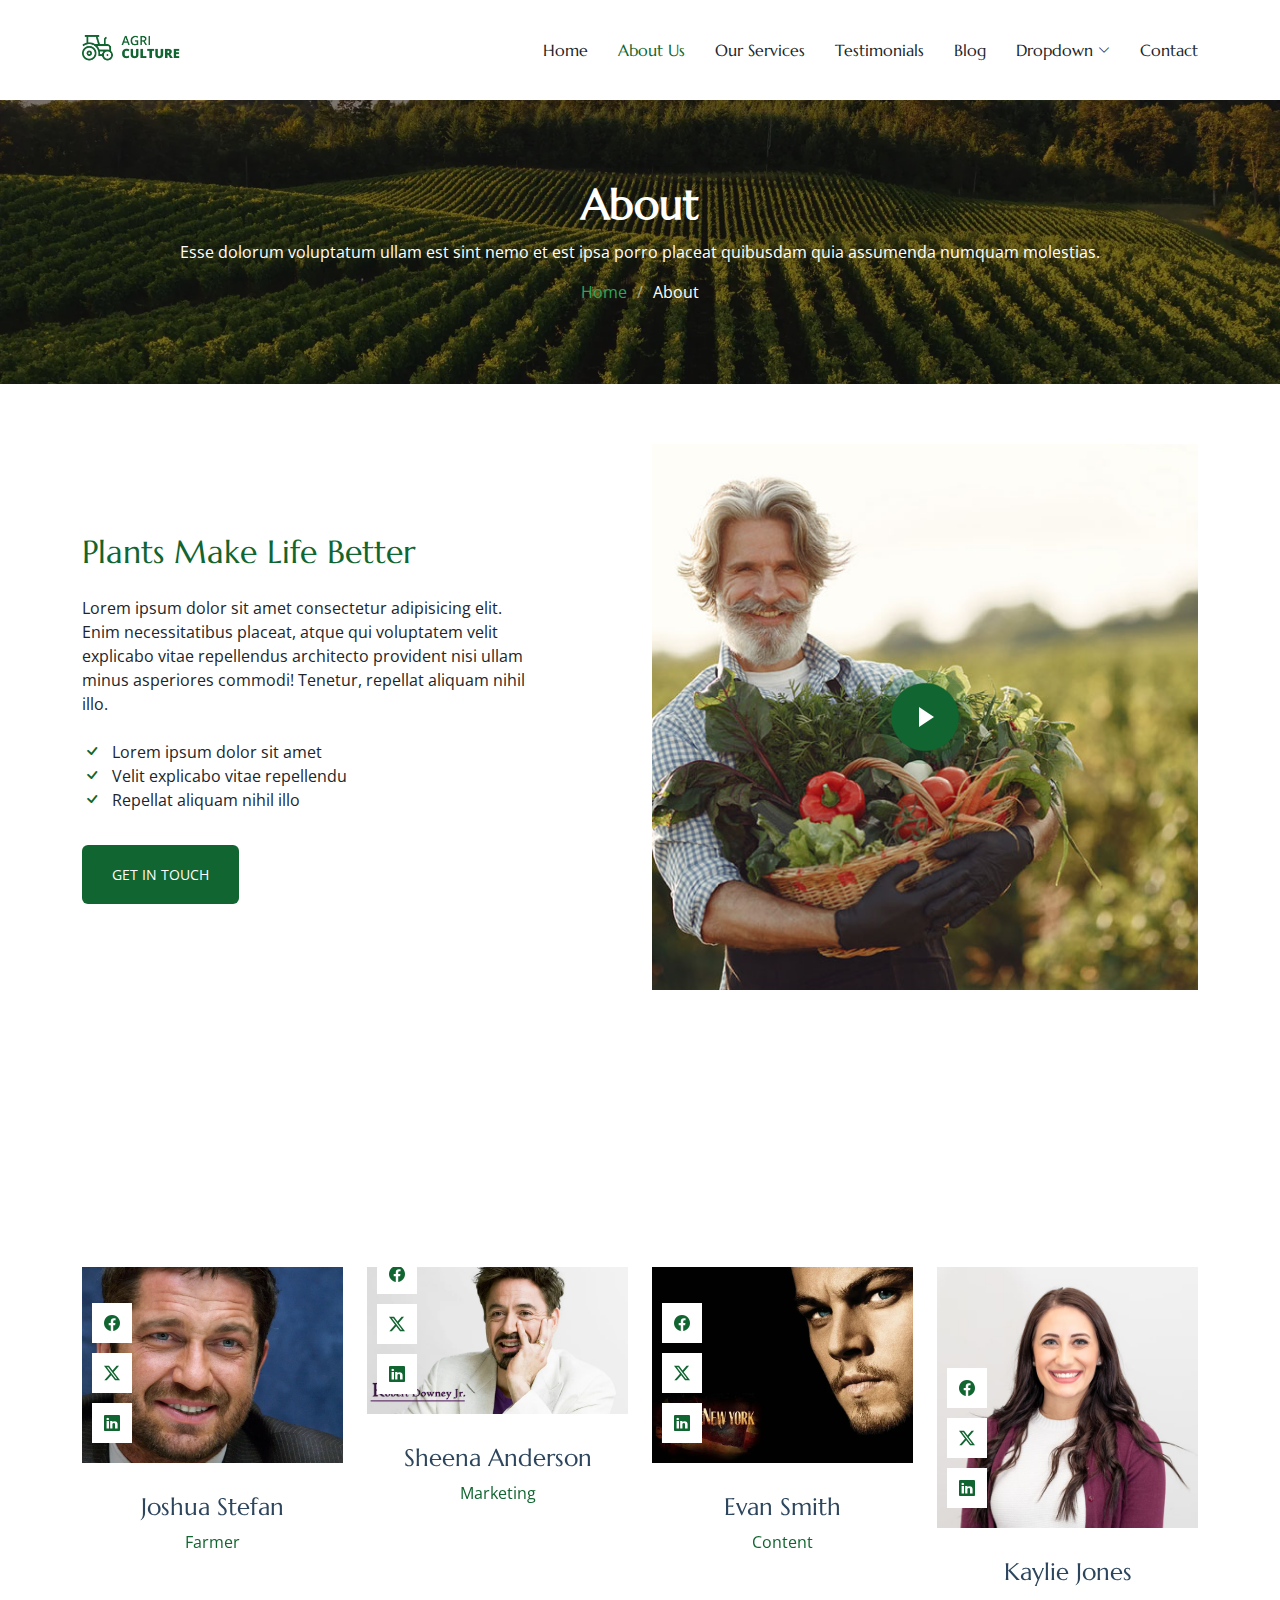
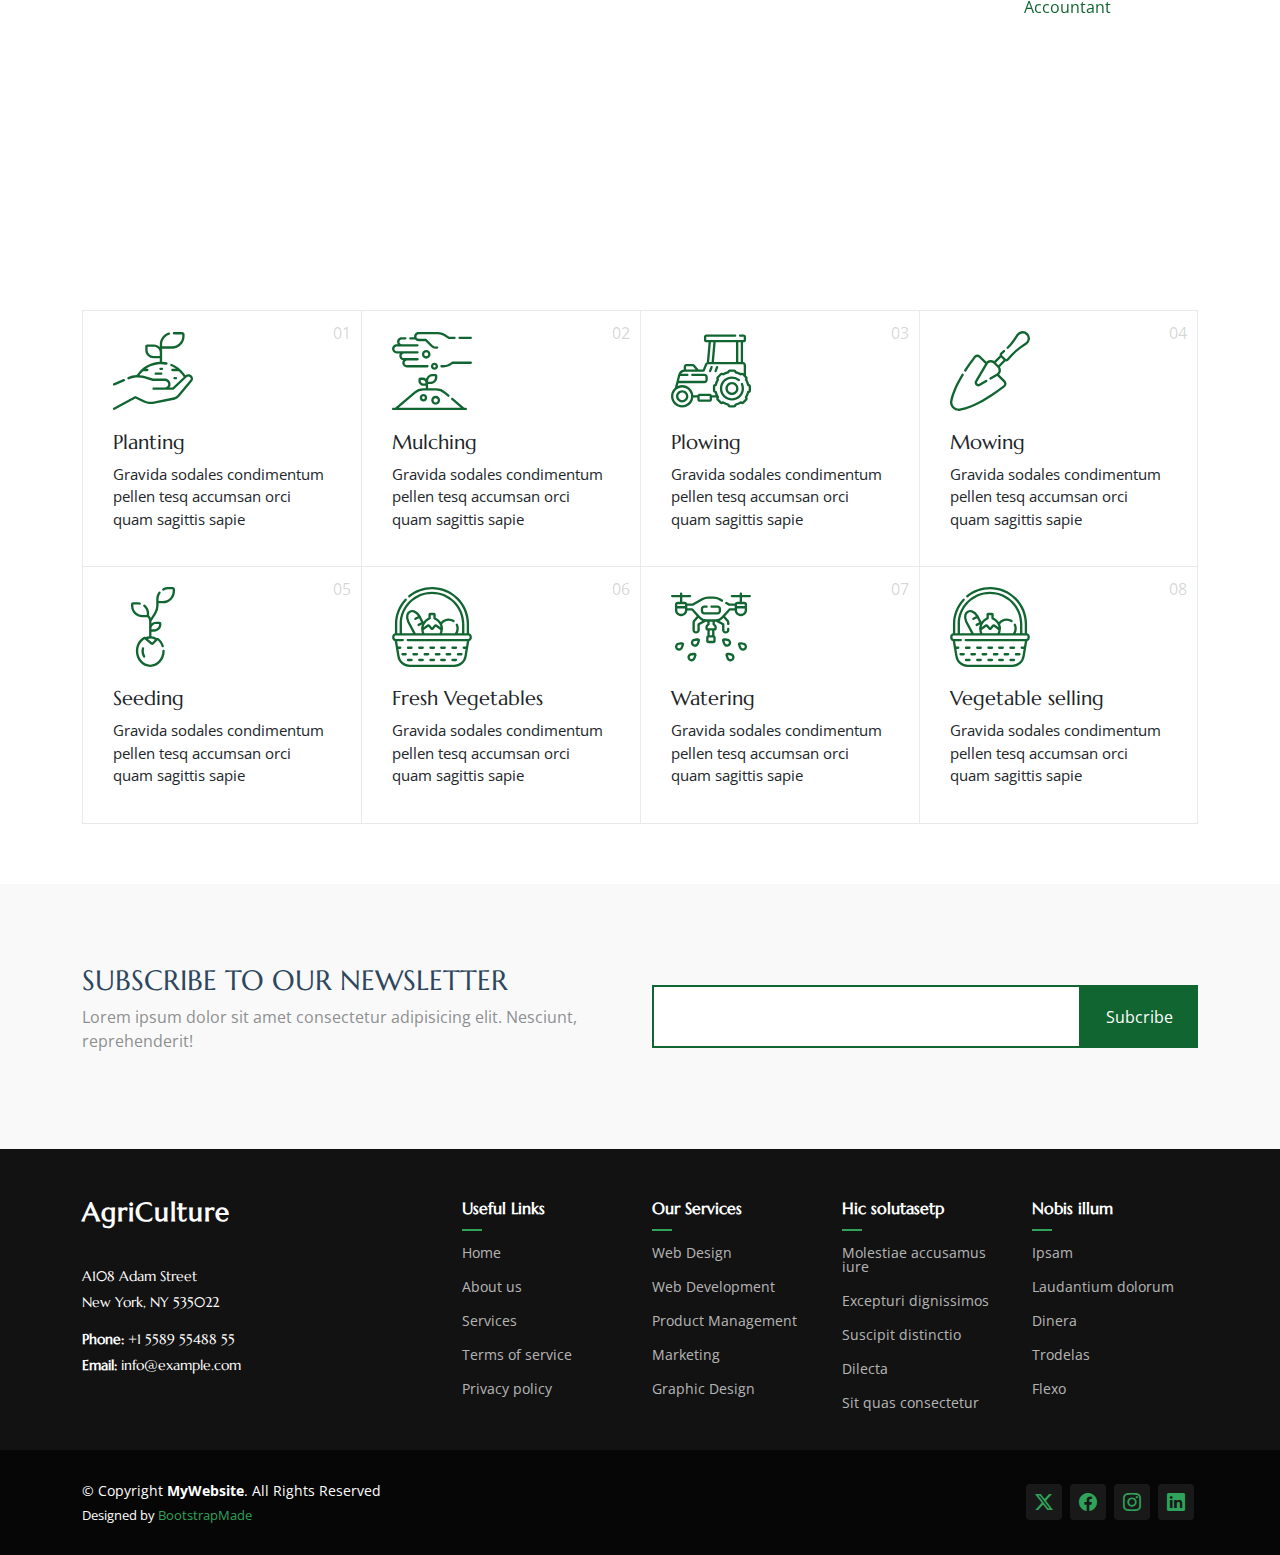
<file: about.html>
<!DOCTYPE html>
<html lang="en">

<head>
  <meta charset="utf-8">
  <meta content="width=device-width, initial-scale=1.0" name="viewport">
  <title>About - AgriCulture Bootstrap Template</title>
  <meta content="" name="description">
  <meta content="" name="keywords">

  <!-- Favicons -->
  <link href="assets/img/favicon.png" rel="icon">
  <link href="assets/img/apple-touch-icon.png" rel="apple-touch-icon">

  <!-- Fonts -->
  <link href="https://fonts.googleapis.com" rel="preconnect">
  <link href="https://fonts.gstatic.com" rel="preconnect" crossorigin>
  <link href="https://fonts.googleapis.com/css2?family=Open+Sans:ital,wght@0,300;0,400;0,500;0,600;0,700;0,800;1,300;1,400;1,500;1,600;1,700;1,800&family=Marcellus:wght@400&display=swap" rel="stylesheet">

  <!-- Vendor CSS Files -->
  <link href="assets/vendor/bootstrap/css/bootstrap.min.css" rel="stylesheet">
  <link href="assets/vendor/bootstrap-icons/bootstrap-icons.css" rel="stylesheet">
  <link href="assets/vendor/aos/aos.css" rel="stylesheet">
  <link href="assets/vendor/swiper/swiper-bundle.min.css" rel="stylesheet">
  <link href="assets/vendor/glightbox/css/glightbox.min.css" rel="stylesheet">

  <!-- Main CSS File -->
  <link href="assets/css/main.css" rel="stylesheet">

  <!-- =======================================================
  * Template Name: AgriCulture
  * Template URL: https://bootstrapmade.com/agriculture-bootstrap-website-template/
  * Updated: Jun 27 2024 with Bootstrap v5.3.3
  * Author: BootstrapMade.com
  * License: https://bootstrapmade.com/license/
  ======================================================== -->
</head>

<body class="about-page">

  <header id="header" class="header d-flex align-items-center position-relative">
    <div class="container-fluid container-xl position-relative d-flex align-items-center justify-content-between">

      <a href="index.html" class="logo d-flex align-items-center">
        <!-- Uncomment the line below if you also wish to use an image logo -->
        <img src="assets/img/logo.png" alt="AgriCulture">
        <!-- <h1 class="sitename">AgriCulture</h1>  -->
      </a>

      <nav id="navmenu" class="navmenu">
        <ul>
          <li><a href="index.html">Home</a></li>
          <li><a href="about.html" class="active">About Us</a></li>
          <li><a href="services.html">Our Services</a></li>
          <li><a href="testimonials.html">Testimonials</a></li>
          <li><a href="blog.html">Blog</a></li>
          <li class="dropdown"><a href="#"><span>Dropdown</span> <i class="bi bi-chevron-down toggle-dropdown"></i></a>
            <ul>
              <li><a href="#">Dropdown 1</a></li>
              <li class="dropdown"><a href="#"><span>Deep Dropdown</span> <i class="bi bi-chevron-down toggle-dropdown"></i></a>
                <ul>
                  <li><a href="#">Deep Dropdown 1</a></li>
                  <li><a href="#">Deep Dropdown 2</a></li>
                  <li><a href="#">Deep Dropdown 3</a></li>
                  <li><a href="#">Deep Dropdown 4</a></li>
                  <li><a href="#">Deep Dropdown 5</a></li>
                </ul>
              </li>
              <li><a href="#">Dropdown 2</a></li>
              <li><a href="#">Dropdown 3</a></li>
              <li><a href="#">Dropdown 4</a></li>
            </ul>
          </li>
          <li><a href="contact.html">Contact</a></li>
        </ul>
        <i class="mobile-nav-toggle d-xl-none bi bi-list"></i>
      </nav>

    </div>
  </header>

  <main class="main">

    <!-- Page Title -->
    <div class="page-title dark-background" data-aos="fade" style="background-image: url(assets/img/page-title-bg.webp);">
      <div class="container position-relative">
        <h1>About</h1>
        <p>Esse dolorum voluptatum ullam est sint nemo et est ipsa porro placeat quibusdam quia assumenda numquam molestias.</p>
        <nav class="breadcrumbs">
          <ol>
            <li><a href="index.html">Home</a></li>
            <li class="current">About</li>
          </ol>
        </nav>
      </div>
    </div><!-- End Page Title -->

    <!-- About 3 Section -->
    <section id="about-3" class="about-3 section">

      <div class="container">
        <div class="row gy-4 justify-content-between align-items-center">
          <div class="col-lg-6 order-lg-2 position-relative" data-aos="zoom-out">
            <img src="assets/img/img_sq_1.jpg" alt="Image" class="img-fluid">
            <a href="https://www.youtube.com/watch?v=LXb3EKWsInQ" class="glightbox pulsating-play-btn">
              <span class="play"><i class="bi bi-play-fill"></i></span>
            </a>
          </div>
          <div class="col-lg-5 order-lg-1" data-aos="fade-up" data-aos-delay="100">
            <h2 class="content-title mb-4">Plants Make Life Better</h2>
            <p class="mb-4">
              Lorem ipsum dolor sit amet consectetur adipisicing elit. Enim
              necessitatibus placeat, atque qui voluptatem velit explicabo vitae
              repellendus architecto provident nisi ullam minus asperiores commodi!
              Tenetur, repellat aliquam nihil illo.
            </p>
            <ul class="list-unstyled list-check">
              <li>Lorem ipsum dolor sit amet</li>
              <li>Velit explicabo vitae repellendu</li>
              <li>Repellat aliquam nihil illo</li>
            </ul>

            <p><a href="#" class="btn-cta">Get in touch</a></p>
          </div>
        </div>
      </div>
    </section><!-- /About 3 Section -->

    <!-- Team Section -->
    <section class="team-15 team section" id="team">
      <!-- Section Title -->
      <div class="container section-title" data-aos="fade-up">
        <h2>Team</h2>
        <p>Necessitatibus eius consequatur</p>
      </div><!-- End Section Title -->

      <div class="content">
        <div class="container">

          <div class="row">
            <div class="col-lg-3 col-md-6 mb-4">
              <div class="person">
                <figure>
                  <img src="assets/img/team/ugl.jpg" alt="Image" class="img-fluid">
                  <div class="social">
                    <a href="#"><span class="bi bi-facebook"></span></a>
                    <a href="#"><span class="bi bi-twitter-x"></span></a>
                    <a href="#"><span class="bi bi-linkedin"></span></a>
                  </div>
                </figure>
                <div class="person-contents">
                  <h3>Joshua Stefan</h3>
                  <span class="position">Farmer</span>
                </div>
              </div>
            </div>

            <div class="col-lg-3 col-md-6 mb-4">
              <div class="person">
                <figure>
                  <img src="assets/img/team/iron.jpg" alt="Image" class="img-fluid">
                  <div class="social">
                    <a href="#"><span class="bi bi-facebook"></span></a>
                    <a href="#"><span class="bi bi-twitter-x"></span></a>
                    <a href="#"><span class="bi bi-linkedin"></span></a>
                  </div>
                </figure>
                <div class="person-contents">
                  <h3>Sheena Anderson</h3>
                  <span class="position">Marketing</span>
                </div>
              </div>
            </div>

            <div class="col-lg-3 col-md-6 mb-4">
              <div class="person">
                <figure>
                  <img src="assets/img/team/act1.jpg" alt="Image" class="img-fluid">
                  <div class="social">
                    <a href="#"><span class="bi bi-facebook"></span></a>
                    <a href="#"><span class="bi bi-twitter-x"></span></a>
                    <a href="#"><span class="bi bi-linkedin"></span></a>
                  </div>
                </figure>
                <div class="person-contents">
                  <h3>Evan Smith</h3>
                  <span class="position">Content</span>
                </div>
              </div>
            </div>

            <div class="col-lg-3 col-md-6 mb-4">
              <div class="person">
                <figure>
                  <img src="assets/img/team/team-4.jpg" alt="Image" class="img-fluid">
                  <div class="social">
                    <a href="#"><span class="bi bi-facebook"></span></a>
                    <a href="#"><span class="bi bi-twitter-x"></span></a>
                    <a href="#"><span class="bi bi-linkedin"></span></a>
                  </div>
                </figure>
                <div class="person-contents">
                  <h3>Kaylie Jones</h3>
                  <span class="position">Accountant</span>
                </div>
              </div>
            </div>

          </div>
        </div>
      </div>

    </section><!-- /Team Section -->

    <!-- Services Section -->
    <section id="services" class="services section">

      <!-- Section Title -->
      <div class="container section-title" data-aos="fade-up">
        <h2>SERVICES</h2>
        <p>Providing Fresh Produce Every Single Day</p>
      </div><!-- End Section Title -->
      <div class="content">
        <div class="container">
          <div class="row g-0">
            <div class="col-lg-3 col-md-6">
              <div class="service-item">
                <span class="number">01</span>
                <div class="service-item-icon">
                  <svg xmlns="http://www.w3.org/2000/svg" version="1.1" xmlns:xlink="http://www.w3.org/1999/xlink" width="80" height="80" x="0" y="0" viewBox="0 0 509.435 509.435" style="enable-background: new 0 0 512 512" xml:space="preserve" class="">
                    <g>
                      <path d="M7.506 347.639c.994 0 2.005-.199 2.976-.619l62.037-26.857a7.5 7.5 0 0 0 3.903-9.862 7.5 7.5 0 0 0-9.862-3.903L4.523 333.255a7.501 7.501 0 0 0 2.983 14.384zM500.883 283.197c-10.953-10.952-28.175-11.423-39.689-1.267l-10.034-13.307c-19.783-26.239-46.1-46.623-76.103-58.948a7.5 7.5 0 0 0-5.699 13.875c11.136 4.575 21.708 10.382 31.567 17.249h-22.621c-4.143 0-7.5 3.358-7.5 7.5s3.357 7.5 7.5 7.5h41.188a169.382 169.382 0 0 1 19.691 21.855l11.048 14.652-71.171 67.597h-19.48a35.772 35.772 0 0 0 6.775-20.976c0-19.837-16.139-35.975-35.976-35.975h-75.023l-48.33-15.005a160.871 160.871 0 0 0-37.992-6.934l2.533-3.359a169.852 169.852 0 0 1 19.67-21.855h27.398c4.143 0 7.5-3.358 7.5-7.5s-3.357-7.5-7.5-7.5h-8.848a165.125 165.125 0 0 1 38.01-19.73c28.992-10.532 60.376-12.89 90.754-6.821a7.498 7.498 0 0 0 8.824-5.885 7.5 7.5 0 0 0-5.885-8.824 184.517 184.517 0 0 0-28.616-3.4v-83.727h64.189c43.49 0 78.872-35.382 78.872-78.872V22.488c0-8.712-7.088-15.801-15.801-15.801h-51.729c-4.143 0-7.5 3.358-7.5 7.5s3.357 7.5 7.5 7.5h51.729c.441 0 .801.359.801.801v11.051c0 35.219-28.653 63.872-63.872 63.872h-64.189V85.559c0-28.082 18.793-53.262 45.701-61.234a7.5 7.5 0 1 0-4.261-14.382c-15.972 4.732-30.338 14.681-40.451 28.015-10.46 13.79-15.988 30.25-15.988 47.601v16.416c-9.59-9.839-22.97-15.965-37.762-15.965h-43.432c-6.193 0-11.232 5.039-11.232 11.232v23.629c0 29.093 23.669 52.762 52.763 52.762h39.663v22.475a183.375 183.375 0 0 0-55.199 10.86c-32.974 11.978-61.705 33.297-83.085 61.653l-9.313 12.351a161.07 161.07 0 0 0-54.289 12.692 7.5 7.5 0 0 0-3.949 9.844 7.498 7.498 0 0 0 9.844 3.949c31.858-13.616 67.62-15.458 100.696-5.188l49.416 15.343c.72.224 1.47.337 2.224.337h76.161c11.566 0 20.976 9.409 20.976 20.975s-9.409 20.976-20.976 20.976h-71.803c-4.143 0-7.5 3.358-7.5 7.5s3.357 7.5 7.5 7.5h123.477a7.5 7.5 0 0 0 5.165-2.062l83.48-79.289c5.56-5.279 14.158-5.167 19.577.252a13.957 13.957 0 0 1 .853 18.9l-80.942 97.046a37.161 37.161 0 0 1-21.112 12.581L259.57 448.474c-20.377 4.113-41.89 1.365-60.575-7.739l-53.332-25.982a7.507 7.507 0 0 0-6.884.162L3.903 488.665a7.5 7.5 0 0 0 7.197 13.161l131.475-71.888 49.849 24.285c21.631 10.538 46.53 13.72 70.114 8.957l129.506-26.146a52.209 52.209 0 0 0 29.663-17.677l80.942-97.046c9.682-11.61 8.923-28.426-1.766-39.114zM258.212 158.634c-20.822 0-37.763-16.94-37.763-37.762V101.01h39.664c20.822 0 37.762 16.94 37.762 37.762v19.861h-39.663z" fill="currentColor" opacity="1" data-original="currentColor"></path>
                      <path d="M319.171 240.778a7.5 7.5 0 0 0-7.5-7.5h-9.43c-4.143 0-7.5 3.358-7.5 7.5s3.357 7.5 7.5 7.5h9.43a7.5 7.5 0 0 0 7.5-7.5zM272.068 264.08c-4.143 0-7.5 3.358-7.5 7.5s3.357 7.5 7.5 7.5h34.888c4.143 0 7.5-3.358 7.5-7.5s-3.357-7.5-7.5-7.5zM400.305 307.996c4.143 0 7.5-3.358 7.5-7.5s-3.357-7.5-7.5-7.5h-8.172c-4.143 0-7.5 3.358-7.5 7.5s3.357 7.5 7.5 7.5z" fill="currentColor" opacity="1" data-original="currentColor"></path>
                    </g>
                  </svg>
                </div>
                <div class="service-item-content">
                  <h3 class="service-heading">Planting</h3>
                  <p>
                    Gravida sodales condimentum pellen tesq accumsan orci quam
                    sagittis sapie
                  </p>
                </div>
              </div>
            </div>
            <div class="col-lg-3 col-md-6">
              <div class="service-item">
                <span class="number">02</span>
                <div class="service-item-icon">
                  <svg xmlns="http://www.w3.org/2000/svg" version="1.1" xmlns:xlink="http://www.w3.org/1999/xlink" width="80" height="80" x="0" y="0" viewBox="0 0 514.314 514.314" style="enable-background: new 0 0 512 512" xml:space="preserve" class="">
                    <g>
                      <path d="M434.176 51.297h72.639c4.143 0 7.5-3.358 7.5-7.5s-3.357-7.5-7.5-7.5h-72.639c-4.143 0-7.5 3.358-7.5 7.5s3.357 7.5 7.5 7.5zM117.994 54.791h30.852c5.47 6.605 13.729 10.82 22.955 10.82h42.865l35.886 35.886c8.246 8.246 19.209 12.787 30.869 12.787h8.32c4.143 0 7.5-3.358 7.5-7.5s-3.357-7.5-7.5-7.5h-8.32c-7.654 0-14.85-2.981-20.262-8.393l-38.083-38.083a7.5 7.5 0 0 0-5.304-2.197H171.8c-8.159 0-14.797-6.638-14.797-14.797s6.638-14.797 14.797-14.797h123.757a66.756 66.756 0 0 1 35.416 10.157l30.374 18.983a7.497 7.497 0 0 0 3.975 1.14h36.891c4.143 0 7.5-3.358 7.5-7.5s-3.357-7.5-7.5-7.5h-34.739l-28.551-17.843a81.742 81.742 0 0 0-43.365-12.437H171.801c-16.43 0-29.797 13.367-29.797 29.798 0 1.349.099 2.675.273 3.977h-24.283a7.5 7.5 0 1 0 0 14.999zM30.38 144.476h20.344a29.724 29.724 0 0 0-4.003 14.921c0 14.399 10.225 26.453 23.795 29.288a29.746 29.746 0 0 0-4.371 15.555c0 16.499 13.423 29.921 29.921 29.921h131.637a7.5 7.5 0 0 0 7.498-7.688 7.5 7.5 0 0 0-8.307-7.311H96.065c-8.228 0-14.921-6.694-14.921-14.921s6.693-14.921 14.921-14.921H163.9c4.143 0 7.5-3.358 7.5-7.5s-3.357-7.5-7.5-7.5H76.643c-8.228 0-14.922-6.694-14.922-14.921s6.694-14.921 14.922-14.921H163.9c4.143 0 7.5-3.358 7.5-7.5s-3.357-7.5-7.5-7.5H30.38c-8.228 0-14.921-6.694-14.921-14.921s6.693-14.921 14.921-14.921H163.9c4.143 0 7.5-3.358 7.5-7.5s-3.357-7.5-7.5-7.5H62.547c-8.228 0-14.921-6.694-14.921-14.921s6.693-14.921 14.921-14.921h23.485c4.143 0 7.5-3.358 7.5-7.5s-3.357-7.5-7.5-7.5H62.547c-16.498 0-29.921 13.423-29.921 29.921a29.719 29.719 0 0 0 4.003 14.921H30.38C13.882 84.636.459 98.059.459 114.557s13.423 29.919 29.921 29.919zM506.814 196.74H389.248a7.497 7.497 0 0 0-4.629 1.599l-5.613 4.403c-13.495 10.588-30.375 16.42-47.529 16.42h-12.272a7.5 7.5 0 0 0-8.309 7.5 7.5 7.5 0 0 0 7.5 7.5h13.081c20.496 0 40.664-6.967 56.788-19.618l3.574-2.804h114.976a7.5 7.5 0 1 0-.001-15z" fill="currentColor" opacity="1" data-original="currentColor" class=""></path>
                      <path d="M192.215 150.164c0 15.372 12.506 27.878 27.878 27.878s27.879-12.506 27.879-27.878-12.507-27.878-27.879-27.878-27.878 12.506-27.878 27.878zm40.757 0c0 7.101-5.777 12.878-12.879 12.878-7.101 0-12.878-5.777-12.878-12.878s5.777-12.878 12.878-12.878c7.101-.001 12.879 5.777 12.879 12.878zM273.049 203.771c-12.599 0-22.848 10.25-22.848 22.848s10.249 22.847 22.848 22.847 22.848-10.249 22.848-22.847-10.25-22.848-22.848-22.848zm0 30.695c-4.327 0-7.848-3.52-7.848-7.847s3.521-7.848 7.848-7.848 7.848 3.521 7.848 7.848-3.521 7.847-7.848 7.847zM474.178 493.298h-9.202l-73.199-62.323c-3.155-2.686-7.888-2.305-10.573.849s-2.305 7.887.849 10.572l59.785 50.902H43.105l108.164-92.092a77.855 77.855 0 0 1 50.423-18.558h81.558a77.851 77.851 0 0 1 50.423 18.558l24.029 20.458a7.498 7.498 0 0 0 10.573-.849 7.5 7.5 0 0 0-.849-10.572l-24.029-20.458a92.867 92.867 0 0 0-60.147-22.137h-51.158v-26.806h15.44c24.205 0 43.896-19.692 43.896-43.897v-8.808c0-6.785-5.52-12.305-12.305-12.305h-18.135c-19.99 0-36.891 13.437-42.174 31.749-5.716-4.945-13.156-7.947-21.29-7.947h-15.061c-6.942 0-12.591 5.648-12.591 12.592v7.399c0 17.97 14.619 32.589 32.589 32.589h14.629v15.433h-15.399a92.867 92.867 0 0 0-60.147 22.137L19.967 493.298H7.5c-4.143 0-7.5 3.358-7.5 7.5s3.357 7.5 7.5 7.5h466.678a7.5 7.5 0 0 0 0-15zM232.092 319.73c0-15.934 12.963-28.897 28.897-28.897h15.439v6.112c0 15.934-12.963 28.897-28.896 28.897h-15.44zm-16.978 17.485h-12.651c-9.698 0-17.589-7.89-17.589-17.589v-4.991h12.651c9.698 0 17.589 7.89 17.589 17.589z" fill="currentColor" opacity="1" data-original="currentColor" class=""></path>
                      <path d="M178.358 429.065c0 13.218 10.754 23.972 23.972 23.972s23.972-10.753 23.972-23.972-10.754-23.972-23.972-23.972-23.972 10.753-23.972 23.972zm32.944 0c0 4.947-4.024 8.972-8.972 8.972s-8.972-4.025-8.972-8.972 4.024-8.972 8.972-8.972 8.972 4.024 8.972 8.972zM252.23 445.536c0 15.706 12.777 28.484 28.483 28.484s28.484-12.778 28.484-28.484-12.778-28.484-28.484-28.484-28.483 12.778-28.483 28.484zm41.968 0c0 7.435-6.049 13.484-13.484 13.484s-13.483-6.049-13.483-13.484 6.049-13.484 13.483-13.484c7.435 0 13.484 6.049 13.484 13.484z" fill="currentColor" opacity="1" data-original="currentColor" class=""></path>
                    </g>
                  </svg>
                </div>
                <div class="service-item-content">
                  <h3 class="service-heading">Mulching</h3>
                  <p>
                    Gravida sodales condimentum pellen tesq accumsan orci quam
                    sagittis sapie
                  </p>
                </div>
              </div>
            </div>
            <div class="col-lg-3 col-md-6">
              <div class="service-item">
                <span class="number">03</span>
                <div class="service-item-icon">
                  <svg xmlns="http://www.w3.org/2000/svg" version="1.1" xmlns:xlink="http://www.w3.org/1999/xlink" width="80" height="80" x="0" y="0" viewBox="0 0 516.53 516.53" style="enable-background: new 0 0 512 512" xml:space="preserve" class="">
                    <g>
                      <path d="M504.085 341.447a113.617 113.617 0 0 0-11.524-27.805c3.866-6.212 3.104-14.506-2.288-19.897l-5.804-5.804v-67.388c0-10.907-8.398-19.878-19.066-20.817V73.099h4.012c8.301 0 15.054-6.753 15.054-15.054V37.599c0-8.301-6.753-15.054-15.054-15.054h-23.242a7.5 7.5 0 0 0 0 15l23.296.054-.054 20.5-241.554-.054.054-20.5H414.21a7.5 7.5 0 0 0 0-15H227.916c-8.301 0-15.054 6.753-15.054 15.054v20.446c0 8.301 6.753 15.054 15.054 15.054h14.719L231.27 201.13c-5.215 2.077-9.463 6.215-11.642 11.675l-14.014 35.128h-27.323l-24.417-28.857a16.73 16.73 0 0 0-12.795-5.936H99.071c-9.242 0-16.761 7.519-16.761 16.761v18.66a44.759 44.759 0 0 0-35.97 33.278L24.937 367.09C9.676 380.359 0 399.894 0 421.658c0 39.881 32.446 72.327 72.328 72.327 37.349 0 68.174-28.457 71.938-64.827h25.905v12.546c0 8.282 6.738 15.02 15.02 15.02h64.364c8.282 0 15.02-6.738 15.02-15.02v-12.546h29.374c-3.278 6.098-2.356 13.875 2.785 19.016l19.555 19.554a16 16 0 0 0 11.388 4.718c3.045 0 5.961-.839 8.506-2.431a113.556 113.556 0 0 0 27.808 11.525c1.662 7.123 8.064 12.445 15.686 12.445h27.655c7.602 0 13.99-5.293 15.672-12.441a113.582 113.582 0 0 0 27.814-11.525 15.986 15.986 0 0 0 8.514 2.427c4.302 0 8.346-1.675 11.388-4.717l19.555-19.555c5.396-5.396 6.156-13.7 2.29-19.901a113.607 113.607 0 0 0 11.522-27.801c7.123-1.662 12.445-8.064 12.445-15.686v-27.655c-.002-7.621-5.324-14.023-12.447-15.684zm-53.681-141.805h-15.681V73.099h15.681zM419.723 73.099v126.543h-142.46l11.233-126.543zm-146.286 0-11.233 126.543h-15.743l11.234-126.543zM99.071 228.14h42.008c.519 0 1.008.227 1.344.624l16.219 19.169H97.311v-18.032c0-.971.79-1.761 1.76-1.761zm-51.11 108.845h167.157c12.315 0 22.334-10.019 22.334-22.334v-16.152c0-12.315-10.019-22.334-22.334-22.334h-77.364a7.5 7.5 0 0 0 0 15h77.364c4.044 0 7.334 3.29 7.334 7.334v16.152c0 4.044-3.29 7.334-7.334 7.334H51.727l7.738-30.821h46.327a7.5 7.5 0 0 0 0-15h-40.76a29.774 29.774 0 0 1 24.779-13.231h120.886a7.5 7.5 0 0 0 6.966-4.721l15.897-39.849a5.883 5.883 0 0 1 5.49-3.721h224.51a5.916 5.916 0 0 1 5.91 5.91v52.522c-5.348-4.343-12.853-4.747-18.636-1.165a113.598 113.598 0 0 0-27.818-11.532c-1.662-7.123-8.063-12.445-15.685-12.445h-27.655c-7.602 0-13.99 5.294-15.672 12.441a113.583 113.583 0 0 0-27.818 11.527c-6.213-3.868-14.506-3.104-19.897 2.288l-19.555 19.555c-5.375 5.375-6.149 13.637-2.28 19.884a113.572 113.572 0 0 0-11.531 27.818c-7.123 1.662-12.445 8.063-12.445 15.685v27.655c0 7.602 5.293 13.99 12.441 15.672 1.242 4.67 2.784 9.24 4.603 13.699h-24.12c-2.277-5.402-7.626-9.204-13.847-9.204h-64.364c-6.221 0-11.569 3.802-13.847 9.204h-27.078c-3.764-36.371-34.589-64.828-71.938-64.828a71.896 71.896 0 0 0-28.994 6.086zm24.367 142c-31.61 0-57.328-25.717-57.328-57.327s25.717-57.328 57.328-57.328 57.327 25.717 57.327 57.328-25.717 57.327-57.327 57.327zm177.24-37.262h-.013l-64.384-.02.02-21.75 64.384.02zm251.962-56.937c0 .609-.496 1.105-1.189 1.105-4.816 0-8.956 3.287-10.065 7.992a98.695 98.695 0 0 1-12.139 29.288c-2.543 4.113-1.939 9.365 1.447 12.75l.084.084a1.105 1.105 0 0 1 0 1.562l-19.555 19.555a1.085 1.085 0 0 1-.781.323c-.208 0-.514-.056-.761-.303a3.326 3.326 0 0 0-.084-.084c-3.406-3.407-8.658-4.01-12.77-1.467a98.657 98.657 0 0 1-29.288 12.138c-4.706 1.11-7.992 5.25-7.992 10.15 0 .609-.496 1.105-1.104 1.105h-27.655c-.609 0-1.105-.496-1.105-1.189 0-4.816-3.287-8.956-7.992-10.066a98.69 98.69 0 0 1-29.287-12.137 10.35 10.35 0 0 0-5.455-1.561c-2.68 0-5.338 1.049-7.38 3.091a1.085 1.085 0 0 1-.781.323c-.208 0-.513-.056-.781-.324l-19.555-19.555c-.431-.431-.431-1.132.064-1.627 3.406-3.406 4.009-8.657 1.466-12.77a98.66 98.66 0 0 1-12.138-29.287c-1.11-4.706-5.25-7.992-10.15-7.992a1.107 1.107 0 0 1-1.105-1.105V357.13c0-.609.496-1.104 1.189-1.104 4.816 0 8.956-3.287 10.066-7.992a98.661 98.661 0 0 1 12.138-29.288c2.542-4.112 1.939-9.364-1.531-12.833a1.106 1.106 0 0 1 0-1.563l19.555-19.555c.431-.431 1.132-.431 1.626.064 3.407 3.408 8.658 4.011 12.77 1.467a98.666 98.666 0 0 1 29.288-12.138c4.706-1.11 7.992-5.25 7.992-10.15 0-.609.496-1.105 1.105-1.105h27.655c.609 0 1.104.496 1.104 1.189 0 4.816 3.287 8.956 7.992 10.066a98.664 98.664 0 0 1 29.288 12.139c4.113 2.543 9.365 1.939 12.833-1.531a1.107 1.107 0 0 1 1.563 0l19.555 19.555c.431.431.431 1.132-.062 1.625-3.408 3.406-4.012 8.658-1.468 12.771a98.666 98.666 0 0 1 12.138 29.288c1.11 4.706 5.25 7.992 10.066 7.992h.084c.609 0 1.105.496 1.105 1.104z" fill="currentColor" opacity="1" data-original="currentColor" class=""></path>
                      <path d="M454.895 335.721a7.5 7.5 0 0 0-3.834 9.889 62.412 62.412 0 0 1 5.335 25.349c0 34.678-28.213 62.891-62.891 62.891s-62.891-28.213-62.891-62.891c0-34.679 28.213-62.892 62.891-62.892a62.934 62.934 0 0 1 40.397 14.703 7.5 7.5 0 0 0 10.566-.923 7.5 7.5 0 0 0-.923-10.566 77.96 77.96 0 0 0-50.041-18.213c-42.949 0-77.891 34.942-77.891 77.892 0 42.949 34.942 77.891 77.891 77.891s77.891-34.942 77.891-77.891c0-10.895-2.224-21.46-6.611-31.403a7.5 7.5 0 0 0-9.889-3.836zM72.328 381.807c-21.974 0-39.851 17.877-39.851 39.851s17.877 39.851 39.851 39.851 39.851-17.877 39.851-39.851-17.878-39.851-39.851-39.851zm0 64.702c-13.703 0-24.851-11.148-24.851-24.851s11.148-24.851 24.851-24.851 24.851 11.148 24.851 24.851-11.149 24.851-24.851 24.851z" fill="currentColor" opacity="1" data-original="currentColor" class=""></path>
                      <path d="M393.504 328.829c-23.23 0-42.13 18.899-42.13 42.13 0 23.23 18.899 42.129 42.13 42.129s42.13-18.899 42.13-42.129-18.9-42.13-42.13-42.13zm0 69.26c-14.959 0-27.13-12.17-27.13-27.129s12.17-27.13 27.13-27.13 27.13 12.17 27.13 27.13c0 14.958-12.171 27.129-27.13 27.129zM249.861 265.585a7.487 7.487 0 0 0 2.663.491 7.503 7.503 0 0 0 7.013-4.838l9.438-24.841a7.5 7.5 0 0 0-14.022-5.328l-9.438 24.841a7.499 7.499 0 0 0 4.346 9.675zM285.384 265.585a7.487 7.487 0 0 0 2.663.491 7.502 7.502 0 0 0 7.012-4.838l9.439-24.841a7.5 7.5 0 0 0-4.347-9.675 7.5 7.5 0 0 0-9.675 4.347l-9.439 24.841a7.5 7.5 0 0 0 4.347 9.675z" fill="currentColor" opacity="1" data-original="currentColor" class=""></path>
                    </g>
                  </svg>
                </div>
                <div class="service-item-content">
                  <h3 class="service-heading">Plowing</h3>
                  <p>
                    Gravida sodales condimentum pellen tesq accumsan orci quam
                    sagittis sapie
                  </p>
                </div>
              </div>
            </div>
            <div class="col-lg-3 col-md-6">
              <div class="service-item">
                <span class="number">04</span>
                <div class="service-item-icon">
                  <svg xmlns="http://www.w3.org/2000/svg" version="1.1" xmlns:xlink="http://www.w3.org/1999/xlink" width="80" height="80" x="0" y="0" viewBox="0 0 509.389 509.389" style="enable-background: new 0 0 512 512" xml:space="preserve" class="">
                    <g>
                      <path d="M495.69 14.267A46.636 46.636 0 0 0 458.364.766a46.637 46.637 0 0 0-34.257 20.05l-24.614 35.749a309.594 309.594 0 0 1-37.289 44.521 7.5 7.5 0 0 0 10.544 10.668 324.596 324.596 0 0 0 39.1-46.684l24.614-35.749a31.674 31.674 0 0 1 23.268-13.618 31.66 31.66 0 0 1 25.354 9.17 31.681 31.681 0 0 1 9.171 25.355 31.679 31.679 0 0 1-13.618 23.267l-35.75 24.615a324.066 324.066 0 0 0-59.859 53.246l-22.502 25.667a5.412 5.412 0 0 1-3.933 1.86c-1.518.071-2.966-.518-4.047-1.599l-21.873-21.872c-1.081-1.082-1.649-2.52-1.599-4.048s.711-2.925 1.86-3.933l15.802-13.854a7.5 7.5 0 0 0-9.889-11.279l-15.802 13.854a20.546 20.546 0 0 0-6.964 14.719 20.37 20.37 0 0 0 .64 5.69l-35.241 35.241c-7.726-5.323-17.119-7.656-26.65-6.449-8.734 1.104-16.614 5.058-22.612 11.157l-37.903-37.903a28.552 28.552 0 0 0-22.3-8.292 28.547 28.547 0 0 0-20.847 11.457c-23.749 31.972-43.447 60.009-60.222 85.713a7.5 7.5 0 0 0 6.275 11.6 7.495 7.495 0 0 0 6.288-3.402c16.606-25.447 36.135-53.239 59.7-84.966a13.562 13.562 0 0 1 9.903-5.441 13.585 13.585 0 0 1 10.595 3.939l39.789 39.789-63.489 107.398c-5.606 9.484-4.179 21.121 3.554 28.957 4.724 4.785 10.89 7.271 17.211 7.271 4.233-.001 8.536-1.115 12.519-3.399l40.792-24.114a7.499 7.499 0 1 0-7.632-12.912l-40.706 24.064c-4.745 2.723-9.055 1.038-11.506-1.446-1.129-1.144-4.561-5.302-1.318-10.787L239.37 211.63c3.736-6.32 10.058-10.474 17.342-11.395 7.292-.918 14.44 1.529 19.633 6.722l25.938 25.938c5.187 5.186 7.654 12.36 6.771 19.686-.878 7.28-4.911 13.598-10.99 17.288l-44.019 26.021a7.5 7.5 0 0 0 7.632 12.912l38.725-22.893 40.397 40.396a13.558 13.558 0 0 1 3.938 10.564 13.606 13.606 0 0 1-5.428 9.926c-54.818 40.993-97.27 69.301-137.646 91.785-50.099 27.898-95.647 45.713-139.25 54.462-13.202 2.648-26.235-1.337-35.759-10.935a40.033 40.033 0 0 1-10.799-36.472c10.129-48.517 33.232-101.845 70.63-163.033a7.501 7.501 0 0 0-12.799-7.823c-38.309 62.679-62.028 117.563-72.515 167.79-3.796 18.186 1.75 36.916 14.835 50.103 10.368 10.45 24.27 16.146 38.625 16.145 3.564 0 7.159-.352 10.732-1.068 45.149-9.06 92.12-27.398 143.597-56.063 40.984-22.823 83.956-51.469 139.331-92.878a28.597 28.597 0 0 0 11.407-20.864 28.554 28.554 0 0 0-8.292-22.245l-38.525-38.525c6.079-6.031 10.002-13.987 11.063-22.799 1.106-9.18-1.037-18.215-5.937-25.753l35.39-35.39a20.4 20.4 0 0 0 5.022.654 20.546 20.546 0 0 0 15.384-6.975l22.502-25.667a309.032 309.032 0 0 1 57.086-50.779l35.749-24.614a46.635 46.635 0 0 0 20.05-34.256 46.63 46.63 0 0 0-13.5-37.328zM340.732 184.685l-32.723 32.723-15.459-15.459 32.723-32.723z" fill="currentColor" opacity="1" data-original="currentColor"></path>
                    </g>
                  </svg>
                </div>
                <div class="service-item-content">
                  <h3 class="service-heading">Mowing</h3>
                  <p>
                    Gravida sodales condimentum pellen tesq accumsan orci quam
                    sagittis sapie
                  </p>
                </div>
              </div>
            </div>

            <div class="col-lg-3 col-md-6">
              <div class="service-item">
                <span class="number">05</span>
                <div class="service-item-icon">
                  <svg xmlns="http://www.w3.org/2000/svg" version="1.1" xmlns:xlink="http://www.w3.org/1999/xlink" width="80" height="80" x="0" y="0" viewBox="0 0 513.089 513.089" style="enable-background: new 0 0 512 512" xml:space="preserve" class="">
                    <g>
                      <path d="M194.209 386.877a7.497 7.497 0 0 0-9.15 5.363 75.07 75.07 0 0 0-2.428 18.947c0 13.789 3.615 27 10.454 38.204a7.494 7.494 0 0 0 10.308 2.495 7.5 7.5 0 0 0 2.494-10.309c-5.401-8.851-8.257-19.359-8.257-30.39a60.09 60.09 0 0 1 1.941-15.16 7.497 7.497 0 0 0-5.362-9.15z" fill="currentColor" opacity="1" data-original="currentColor"></path>
                      <path d="M382.56 0h-27.319c-12.654 0-25.236 3.119-36.386 9.021a7.5 7.5 0 0 0 7.018 13.258c9.124-4.83 19.005-7.278 29.368-7.278h27.222v12.022c0 34.679-28.213 62.892-62.892 62.892h-27.222V77.893c0-13.309 4.12-26.038 11.914-36.811a7.5 7.5 0 0 0-12.153-8.793c-9.657 13.347-14.762 29.117-14.762 45.604V119.154a88.294 88.294 0 0 1-14.296 48.23l-20.501 31.543a46.65 46.65 0 0 0-9.615-13.916l-1.273-1.273v-14.053c0-21.604-9.58-41.872-26.284-55.608a7.5 7.5 0 0 0-9.528 11.586c13.226 10.876 20.812 26.922 20.812 44.022v9.66h-29.069c-31.412 0-56.968-25.556-56.968-56.968v-9.66h29.069c3.454 0 6.976.329 10.467.977a7.5 7.5 0 0 0 2.738-14.748 72.57 72.57 0 0 0-13.205-1.229h-31.883c-6.72 0-12.187 5.467-12.187 12.186v12.474c0 39.684 32.284 71.968 71.968 71.968h33.463l1.273 1.273c5.979 5.979 9.271 13.927 9.271 22.381v98.306a79.003 79.003 0 0 0-21.446 5.114c-4.152-2.798-9.597-3.045-13.983-.509-30.558 17.671-49.541 52.263-49.541 90.277 0 56.188 41.481 101.901 92.47 101.901s92.47-45.713 92.47-101.901c0-.237-.004-.473-.009-.709l-.005-.334a7.5 7.5 0 0 0-7.499-7.433h-.068a7.5 7.5 0 0 0-7.433 7.567l.014.909c0 47.917-34.753 86.901-77.47 86.901s-77.47-38.984-77.47-86.901c0-32.212 15.656-61.449 40.948-76.643l40.182 34.094c5.225 4.433 13.1 4.099 17.929-.761l25.512-25.668c11.649 10.022 20.473 23.408 25.562 38.809a7.496 7.496 0 0 0 9.475 4.768 7.5 7.5 0 0 0 4.768-9.474c-6.15-18.613-17.027-34.756-31.454-46.681-4.011-3.317-9.358-3.923-13.824-1.93-10.53-6.377-22.136-10.243-34.128-11.384v-29.695h18.365c25.013 0 45.362-20.35 45.362-45.362v-7.928c0-6.115-4.975-11.089-11.089-11.089h-22.276c-11.667 0-22.318 4.429-30.362 11.693v-13.713l29.028-44.665a103.263 103.263 0 0 0 16.72-56.404v-14.239h27.222c42.949 0 77.892-34.942 77.892-77.892v-12.12C397.462 6.685 390.777 0 382.56 0zM251.211 356.136l-27.468-23.306a63.694 63.694 0 0 1 15.358-1.884c10.366 0 20.534 2.525 29.851 7.34zm25.752-118.894h18.365v4.017c0 16.742-13.62 30.362-30.362 30.362h-18.365v-4.017c0-16.741 13.62-30.362 30.362-30.362z" fill="currentColor" opacity="1" data-original="currentColor"></path>
                    </g>
                  </svg>
                </div>
                <div class="service-item-content">
                  <h3 class="service-heading">Seeding</h3>
                  <p>
                    Gravida sodales condimentum pellen tesq accumsan orci quam
                    sagittis sapie
                  </p>
                </div>
              </div>
            </div>
            <div class="col-lg-3 col-md-6">
              <div class="service-item">
                <span class="number">06</span>
                <div class="service-item-icon">
                  <svg xmlns="http://www.w3.org/2000/svg" version="1.1" xmlns:xlink="http://www.w3.org/1999/xlink" width="80" height="80" x="0" y="0" viewBox="0 0 511.67 511.67" style="enable-background: new 0 0 512 512" xml:space="preserve" class="">
                    <g>
                      <path d="M492.96 296.401v-59.276c0-63.338-24.665-122.886-69.452-167.673C378.721 24.666 319.174 0 255.835 0c-54.517 0-107.757 18.967-149.914 53.407a7.5 7.5 0 1 0 9.491 11.616C154.896 32.765 204.767 15 255.835 15c59.332 0 115.112 23.105 157.066 65.059 41.953 41.954 65.059 97.734 65.059 157.066v58.7h-15v-58.7C462.96 122.916 370.044 30 255.835 30S48.71 122.916 48.71 237.125v58.7h-15v-58.7c0-56.142 21.01-109.737 59.158-150.913a7.502 7.502 0 0 0-11.004-10.195C41.139 119.975 18.71 177.19 18.71 237.125v59.276c-10.029 2.3-17.535 11.291-17.535 22.008v5.81c0 10.194 6.791 18.828 16.085 21.627l16.782 99.17c6.535 38.622 39.71 66.654 78.882 66.654h285.822c39.172 0 72.347-28.032 78.882-66.654l16.782-99.17c9.294-2.798 16.085-11.432 16.085-21.627v-5.81c0-10.717-7.506-19.708-17.535-22.008zM63.71 237.125C63.71 131.187 149.896 45 255.835 45S447.96 131.187 447.96 237.125v58.7h-27.888a64.77 64.77 0 0 0 7.259-29.747c0-9.561-2.046-18.787-6.081-27.423a7.5 7.5 0 0 0-13.59 6.35c3.1 6.633 4.671 13.723 4.671 21.073a49.851 49.851 0 0 1-9.875 29.747h-82.073a68.421 68.421 0 0 0 3.912-22.766l-.003-.369a10.737 10.737 0 0 0 2.441-7.707l-.074-.952a81.022 81.022 0 0 0-6.053-25.058c9.161-14.126 24.883-22.763 41.856-22.763a49.676 49.676 0 0 1 26.83 7.844 7.5 7.5 0 0 0 8.086-12.634 64.65 64.65 0 0 0-34.916-10.21c-19.407 0-37.547 8.686-49.744 23.261a81.08 81.08 0 0 0-25.89-24.171l-7.325-4.298v-19.86c0-6.111-4.972-11.083-11.083-11.083h-24.17c-6.111 0-11.083 4.972-11.083 11.083v19.86l-7.325 4.298a81.067 81.067 0 0 0-24.083 21.633l-21.606-40.574a68.923 68.923 0 0 0-37.588-32.526 39.21 39.21 0 0 0-31.641 2.285 39.215 39.215 0 0 0-19.556 24.977 68.922 68.922 0 0 0 6.006 49.343l37.481 70.388H63.71zm88.14 58.7-41.235-77.438a53.95 53.95 0 0 1-4.701-38.625c1.687-6.691 5.971-12.162 12.061-15.405 6.091-3.244 13.022-3.745 19.516-1.409a53.936 53.936 0 0 1 28.384 23.614L146.29 196.99a7.5 7.5 0 0 0 7.051 13.241l19.627-10.451 13.619 25.575-19.627 10.451a7.5 7.5 0 0 0 7.051 13.241l17.809-9.483a81.015 81.015 0 0 0-5.807 24.466l-.074.961a10.774 10.774 0 0 0 1.468 6.319c-.018.6-.03 1.185-.03 1.752a68.427 68.427 0 0 0 3.914 22.766H151.85zm116.357-89.059 11.029 6.472a66.163 66.163 0 0 1 31.323 43.794l-23.74-16.479a13.027 13.027 0 0 0-17.511 2.36l-12.974 15.524-12.974-15.525c-2.59-3.099-6.283-4.719-10.029-4.719-2.584 0-5.193.771-7.481 2.359l-23.74 16.478a66.163 66.163 0 0 1 31.323-43.794l11.029-6.472a7.5 7.5 0 0 0 3.704-6.469v-20.238h16.336v20.238a7.504 7.504 0 0 0 3.705 6.471zm-60.729 89.059a53.472 53.472 0 0 1-5.062-20.774c.171-.105.342-.21.509-.326l30.046-20.854 15.047 18.007c2.065 2.471 5.097 3.888 8.317 3.888s6.252-1.417 8.317-3.888v-.001l15.047-18.006 29.574 20.527a53.458 53.458 0 0 1-5.081 21.428h-96.714zm288.017 28.394c0 4.182-3.402 7.584-7.584 7.584H101.084c-4.143 0-7.5 3.358-7.5 7.5s3.357 7.5 7.5 7.5h377.952l-5.751 33.987h-14.299c-4.143 0-7.5 3.358-7.5 7.5s3.357 7.5 7.5 7.5h11.76l-7.907 46.723a64.83 64.83 0 0 1-64.093 54.157H112.924a64.83 64.83 0 0 1-64.093-54.157l-7.907-46.723h11.76c4.143 0 7.5-3.358 7.5-7.5s-3.357-7.5-7.5-7.5H38.386l-5.751-33.987h36.487c4.143 0 7.5-3.358 7.5-7.5s-3.357-7.5-7.5-7.5H23.759c-4.182 0-7.584-3.402-7.584-7.584v-5.81c0-4.182 3.402-7.584 7.584-7.584h464.152c4.182 0 7.584 3.402 7.584 7.584z" fill="currentColor" opacity="1" data-original="currentColor"></path>
                      <path d="M246.338 395.79h21.993c4.143 0 7.5-3.358 7.5-7.5s-3.357-7.5-7.5-7.5h-21.993c-4.143 0-7.5 3.358-7.5 7.5s3.357 7.5 7.5 7.5zM174.455 395.79h21.994c4.143 0 7.5-3.358 7.5-7.5s-3.357-7.5-7.5-7.5h-21.994c-4.143 0-7.5 3.358-7.5 7.5s3.357 7.5 7.5 7.5zM102.573 395.79h21.994c4.143 0 7.5-3.358 7.5-7.5s-3.357-7.5-7.5-7.5h-21.994a7.5 7.5 0 0 0 0 15zM315.221 395.79h21.994c4.143 0 7.5-3.358 7.5-7.5s-3.357-7.5-7.5-7.5h-21.994c-4.143 0-7.5 3.358-7.5 7.5s3.357 7.5 7.5 7.5zM387.103 395.79h21.994c4.143 0 7.5-3.358 7.5-7.5s-3.357-7.5-7.5-7.5h-21.994c-4.143 0-7.5 3.358-7.5 7.5s3.357 7.5 7.5 7.5zM246.338 474.186h21.993c4.143 0 7.5-3.358 7.5-7.5s-3.357-7.5-7.5-7.5h-21.993c-4.143 0-7.5 3.358-7.5 7.5s3.357 7.5 7.5 7.5zM174.455 474.186h21.994c4.143 0 7.5-3.358 7.5-7.5s-3.357-7.5-7.5-7.5h-21.994c-4.143 0-7.5 3.358-7.5 7.5s3.357 7.5 7.5 7.5zM102.573 474.186h21.994c4.143 0 7.5-3.358 7.5-7.5s-3.357-7.5-7.5-7.5h-21.994a7.5 7.5 0 0 0 0 15zM337.215 459.186h-21.994c-4.143 0-7.5 3.358-7.5 7.5s3.357 7.5 7.5 7.5h21.994a7.5 7.5 0 0 0 0-15zM387.103 474.186h21.994c4.143 0 7.5-3.358 7.5-7.5s-3.357-7.5-7.5-7.5h-21.994c-4.143 0-7.5 3.358-7.5 7.5s3.357 7.5 7.5 7.5zM273.606 430.229a7.5 7.5 0 0 0 7.5 7.5H303.1c4.143 0 7.5-3.358 7.5-7.5s-3.357-7.5-7.5-7.5h-21.994a7.5 7.5 0 0 0-7.5 7.5zM201.725 430.229a7.5 7.5 0 0 0 7.5 7.5h21.994c4.143 0 7.5-3.358 7.5-7.5s-3.357-7.5-7.5-7.5h-21.994a7.5 7.5 0 0 0-7.5 7.5zM129.843 430.229a7.5 7.5 0 0 0 7.5 7.5h21.993c4.143 0 7.5-3.358 7.5-7.5s-3.357-7.5-7.5-7.5h-21.993a7.5 7.5 0 0 0-7.5 7.5zM87.454 422.729H67.46c-4.143 0-7.5 3.358-7.5 7.5s3.357 7.5 7.5 7.5h19.994c4.143 0 7.5-3.358 7.5-7.5s-3.357-7.5-7.5-7.5zM342.49 430.229a7.5 7.5 0 0 0 7.5 7.5h21.993c4.143 0 7.5-3.358 7.5-7.5s-3.357-7.5-7.5-7.5H349.99a7.5 7.5 0 0 0-7.5 7.5zM414.372 430.229a7.5 7.5 0 0 0 7.5 7.5h21.994c4.143 0 7.5-3.358 7.5-7.5s-3.357-7.5-7.5-7.5h-21.994a7.5 7.5 0 0 0-7.5 7.5z" fill="currentColor" opacity="1" data-original="currentColor"></path>
                    </g>
                  </svg>
                </div>
                <div class="service-item-content">
                  <h3 class="service-heading">Fresh Vegetables</h3>
                  <p>
                    Gravida sodales condimentum pellen tesq accumsan orci quam
                    sagittis sapie
                  </p>
                </div>
              </div>
            </div>
            <div class="col-lg-3 col-md-6">
              <div class="service-item">
                <span class="number">07</span>
                <div class="service-item-icon">
                  <svg xmlns="http://www.w3.org/2000/svg" version="1.1" xmlns:xlink="http://www.w3.org/1999/xlink" width="80" height="80" x="0" y="0" viewBox="0 0 512.805 512.805" style="enable-background: new 0 0 512 512" xml:space="preserve" class="">
                    <g>
                      <path d="M505.305 50.503h-50.094v-7.141c0-4.143-3.357-7.5-7.5-7.5s-7.5 3.357-7.5 7.5v7.141h-50.094c-4.143 0-7.5 3.357-7.5 7.5s3.357 7.5 7.5 7.5h50.094v29.428h-15.309c-7.223 0-13.385 4.557-15.809 10.939h-33.847l-16.98-9.451a7.5 7.5 0 0 0-7.295 13.107l18.682 10.397a7.507 7.507 0 0 0 3.647.946h34.681v15.505h-32.393a7.495 7.495 0 0 0-5.565 2.473l-47.127 52.176a49.438 49.438 0 0 1-36.627 16.273h-60.732a49.442 49.442 0 0 1-36.627-16.273l-47.127-52.176a7.5 7.5 0 0 0-5.565-2.473h-31.393V120.87h33.681a7.507 7.507 0 0 0 3.647-.946l64.468-35.883a64.829 64.829 0 0 1 31.454-8.163h35.656a64.819 64.819 0 0 1 31.454 8.164l17.778 9.896a7.5 7.5 0 0 0 7.295-13.107l-17.778-9.895a79.844 79.844 0 0 0-38.749-10.058h-35.656a79.854 79.854 0 0 0-38.749 10.057l-62.767 34.936h-32.847c-2.424-6.383-8.587-10.939-15.809-10.939H72.594V65.503h50.094c4.143 0 7.5-3.357 7.5-7.5s-3.357-7.5-7.5-7.5H72.594v-7.141c0-4.143-3.357-7.5-7.5-7.5s-7.5 3.357-7.5 7.5v7.141H7.5c-4.143 0-7.5 3.357-7.5 7.5s3.357 7.5 7.5 7.5h50.094v29.428H42.285c-9.331 0-16.922 7.591-16.922 16.922v37.917c0 20.438 16.628 37.066 37.066 37.066h5.329c19.899 0 36.18-15.765 37.025-35.461h28.101l31.968 35.393-22.399 27.123a21.63 21.63 0 0 0-4.939 13.742v47.817c0 12.898 10.494 23.393 23.394 23.393 12.898 0 23.393-10.494 23.393-23.393v-32.069l38.482-21.157c.917.04 1.834.073 2.755.073h7.432v13.542l-8.567 8.567a13.242 13.242 0 0 0-3.903 9.424v12.244c0 7.191 5.729 13.055 12.86 13.304v31.344c-4.637 2.472-7.804 7.354-7.804 12.965v21.867c0 8.097 6.588 14.685 14.686 14.685h31.326c8.098 0 14.686-6.588 14.686-14.685v-21.867c0-5.611-3.167-10.493-7.804-12.965v-31.32h1.533c7.349 0 13.327-5.979 13.327-13.327V253.83c0-3.56-1.387-6.906-3.903-9.423l-8.567-8.568v-13.542h5.432c.921 0 1.838-.034 2.755-.073l38.482 21.157v32.069c0 12.898 10.494 23.393 23.394 23.393 12.898 0 23.393-10.494 23.393-23.393v-6.886c0-4.143-3.357-7.5-7.5-7.5s-7.5 3.357-7.5 7.5v6.886c0 4.628-3.765 8.393-8.393 8.393s-8.394-3.765-8.394-8.393v-36.505a7.5 7.5 0 0 0-3.887-6.572l-27.481-15.109c8.638-3.622 16.49-9.101 22.889-16.186l2.763-3.06 20.994 25.422a6.596 6.596 0 0 1 1.507 4.191v8.97c0 4.143 3.357 7.5 7.5 7.5s7.5-3.357 7.5-7.5v-8.97c0-5.004-1.755-9.885-4.94-13.742l-22.398-27.122 31.968-35.393h29.101c.844 19.696 17.125 35.461 37.025 35.461h5.329c20.438 0 37.066-16.628 37.066-37.066v-37.917c0-9.331-7.591-16.922-16.922-16.922h-15.309V65.503h50.094c4.143 0 7.5-3.357 7.5-7.5s-3.361-7.5-7.503-7.5zm-463.02 59.428h45.617c1.06 0 1.922.862 1.922 1.922v10.341H40.363v-10.341c0-1.06.863-1.922 1.922-1.922zm25.474 61.905H62.43c-12.167 0-22.066-9.899-22.066-22.066v-12.576h49.461v12.576c-.001 12.167-9.899 22.066-22.066 22.066zm105.428 60.537a7.501 7.501 0 0 0-3.887 6.572v36.505c0 4.628-3.766 8.393-8.394 8.393s-8.393-3.765-8.393-8.393v-47.817c0-1.526.535-3.016 1.507-4.192l20.994-25.422 2.763 3.06c6.4 7.085 14.251 12.563 22.889 16.186zm98.064 112.865h-30.697v-21.237h30.697zm-7.804-36.237h-15.09v-29.6h15.09zm4.586-64.753 10.274 10.275v9.878h-42.811v-9.878l10.274-10.275a7.498 7.498 0 0 0 2.196-5.303v-16.648h17.869v16.648a7.509 7.509 0 0 0 2.198 5.303zm182.342-72.412h-5.329c-12.167 0-22.065-9.899-22.065-22.066v-12.576h49.461v12.576c-.001 12.167-9.9 22.066-22.067 22.066zm22.066-59.983v10.341H422.98v-10.341c0-1.06.862-1.922 1.922-1.922h45.617c1.06 0 1.922.862 1.922 1.922zM362.367 383.195c6.981-.812 13.229-4.296 17.591-9.808s6.317-12.393 5.504-19.374c-.812-6.982-4.296-13.229-9.808-17.592-2.043-1.617-8.26-6.537-34.74-7.778a13.377 13.377 0 0 0-11.103 5.056 13.396 13.396 0 0 0-2.37 11.969c7.289 25.484 13.507 30.406 15.551 32.023 4.694 3.716 10.382 5.685 16.279 5.685 1.027 0 2.061-.06 3.096-.181zm-19.86-39.447c15.467.902 22.253 3.181 23.839 4.436a11.245 11.245 0 0 1 4.218 7.564c.349 3.002-.491 5.961-2.367 8.331s-4.562 3.868-7.564 4.218c-3 .352-5.961-.491-8.331-2.367-1.587-1.256-5.364-7.336-9.795-22.182zM397.513 429.988c-2.044-1.617-8.263-6.54-34.74-7.778a13.416 13.416 0 0 0-11.103 5.057 13.392 13.392 0 0 0-2.37 11.967c7.289 25.486 13.507 30.407 15.551 32.024 4.695 3.716 10.382 5.685 16.279 5.685 1.026 0 2.06-.061 3.095-.181 6.982-.812 13.23-4.296 17.592-9.808s6.317-12.393 5.504-19.375c-.813-6.981-4.297-13.229-9.808-17.591zm-7.458 27.658a11.243 11.243 0 0 1-7.564 4.217 11.251 11.251 0 0 1-8.331-2.366c-1.586-1.256-5.363-7.337-9.793-22.182 15.464.9 22.251 3.18 23.838 4.436a11.245 11.245 0 0 1 4.218 7.564 11.25 11.25 0 0 1-2.368 8.331zM477.456 361.45c-2.044-1.617-8.263-6.54-34.74-7.778a13.403 13.403 0 0 0-11.103 5.057 13.392 13.392 0 0 0-2.37 11.967c7.289 25.486 13.507 30.407 15.551 32.024 4.695 3.716 10.382 5.685 16.279 5.685 1.026 0 2.06-.061 3.095-.181 6.982-.812 13.23-4.296 17.592-9.808s6.317-12.393 5.504-19.375c-.813-6.981-4.296-13.229-9.808-17.591zm-7.458 27.657c-1.876 2.37-4.562 3.867-7.564 4.217s-5.961-.492-8.331-2.366c-1.586-1.256-5.363-7.337-9.793-22.182 15.464.9 22.251 3.18 23.838 4.436a11.245 11.245 0 0 1 4.218 7.564 11.248 11.248 0 0 1-2.368 8.331zM171.891 328.644c-26.48 1.241-32.697 6.161-34.74 7.778-5.512 4.362-8.995 10.609-9.808 17.592-.813 6.981 1.142 13.862 5.504 19.374 4.361 5.512 10.609 8.995 17.591 9.808 1.036.121 2.068.181 3.096.181 5.897 0 11.585-1.969 16.279-5.685 2.044-1.617 8.262-6.539 15.551-32.023a13.396 13.396 0 0 0-2.37-11.969 13.39 13.39 0 0 0-11.103-5.056zm-11.387 37.286a11.231 11.231 0 0 1-8.331 2.367c-3.002-.35-5.688-1.848-7.564-4.218s-2.716-5.329-2.367-8.331a11.245 11.245 0 0 1 4.218-7.564c1.586-1.255 8.372-3.533 23.839-4.436-4.432 14.846-8.209 20.926-9.795 22.182zM150.032 422.21c-26.478 1.238-32.696 6.161-34.74 7.778-5.512 4.361-8.995 10.609-9.808 17.591s1.142 13.863 5.504 19.375c4.361 5.512 10.609 8.995 17.592 9.808 1.035.121 2.067.181 3.095.181 5.896-.001 11.585-1.97 16.279-5.685 2.044-1.617 8.262-6.538 15.551-32.024a13.392 13.392 0 0 0-2.37-11.967 13.385 13.385 0 0 0-11.103-5.057zm-11.386 37.286a11.253 11.253 0 0 1-8.331 2.366c-3.003-.35-5.688-1.847-7.564-4.217s-2.716-5.329-2.367-8.331a11.245 11.245 0 0 1 4.218-7.564c1.587-1.256 8.374-3.535 23.838-4.436-4.431 14.845-8.209 20.926-9.794 22.182zM70.089 353.672c-26.478 1.238-32.696 6.161-34.74 7.778-5.512 4.361-8.995 10.609-9.808 17.591s1.142 13.863 5.504 19.375c4.361 5.512 10.609 8.995 17.592 9.808 1.035.121 2.067.181 3.095.181 5.896-.001 11.585-1.97 16.279-5.685 2.044-1.617 8.262-6.538 15.551-32.024a13.392 13.392 0 0 0-2.37-11.967 13.374 13.374 0 0 0-11.103-5.057zm-11.387 37.286a11.243 11.243 0 0 1-8.331 2.366c-3.003-.35-5.688-1.847-7.564-4.217s-2.716-5.329-2.367-8.331a11.245 11.245 0 0 1 4.218-7.564c1.587-1.256 8.374-3.535 23.838-4.436-4.431 14.845-8.208 20.926-9.794 22.182z" fill="currentColor" opacity="1" data-original="currentColor"></path>
                      <path d="M213.116 133.756h14.881c4.143 0 7.5-3.357 7.5-7.5s-3.357-7.5-7.5-7.5h-14.881c-12.212 0-22.147 9.936-22.147 22.147v13.102c0 12.212 9.936 22.146 22.147 22.146h85.572c12.212 0 22.147-9.935 22.147-22.146v-13.102c0-12.212-9.936-22.147-22.147-22.147h-38.729c-4.143 0-7.5 3.357-7.5 7.5s3.357 7.5 7.5 7.5h38.729a7.155 7.155 0 0 1 7.147 7.147v13.102c0 3.94-3.206 7.146-7.147 7.146h-85.572c-3.941 0-7.147-3.206-7.147-7.146v-13.102a7.155 7.155 0 0 1 7.147-7.147z" fill="currentColor" opacity="1" data-original="currentColor"></path>
                    </g>
                  </svg>
                </div>
                <div class="service-item-content">
                  <h3 class="service-heading">Watering</h3>
                  <p>
                    Gravida sodales condimentum pellen tesq accumsan orci quam
                    sagittis sapie
                  </p>
                </div>
              </div>
            </div>
            <div class="col-lg-3 col-md-6">
              <div class="service-item">
                <span class="number">08</span>
                <div class="service-item-icon">
                  <svg xmlns="http://www.w3.org/2000/svg" version="1.1" xmlns:xlink="http://www.w3.org/1999/xlink" width="80" height="80" x="0" y="0" viewBox="0 0 511.67 511.67" style="enable-background: new 0 0 512 512" xml:space="preserve" class="">
                    <g>
                      <path d="M492.96 296.401v-59.276c0-63.338-24.665-122.886-69.452-167.673C378.721 24.666 319.174 0 255.835 0c-54.517 0-107.757 18.967-149.914 53.407a7.5 7.5 0 1 0 9.491 11.616C154.896 32.765 204.767 15 255.835 15c59.332 0 115.112 23.105 157.066 65.059 41.953 41.954 65.059 97.734 65.059 157.066v58.7h-15v-58.7C462.96 122.916 370.044 30 255.835 30S48.71 122.916 48.71 237.125v58.7h-15v-58.7c0-56.142 21.01-109.737 59.158-150.913a7.502 7.502 0 0 0-11.004-10.195C41.139 119.975 18.71 177.19 18.71 237.125v59.276c-10.029 2.3-17.535 11.291-17.535 22.008v5.81c0 10.194 6.791 18.828 16.085 21.627l16.782 99.17c6.535 38.622 39.71 66.654 78.882 66.654h285.822c39.172 0 72.347-28.032 78.882-66.654l16.782-99.17c9.294-2.798 16.085-11.432 16.085-21.627v-5.81c0-10.717-7.506-19.708-17.535-22.008zM63.71 237.125C63.71 131.187 149.896 45 255.835 45S447.96 131.187 447.96 237.125v58.7h-27.888a64.77 64.77 0 0 0 7.259-29.747c0-9.561-2.046-18.787-6.081-27.423a7.5 7.5 0 0 0-13.59 6.35c3.1 6.633 4.671 13.723 4.671 21.073a49.851 49.851 0 0 1-9.875 29.747h-82.073a68.421 68.421 0 0 0 3.912-22.766l-.003-.369a10.737 10.737 0 0 0 2.441-7.707l-.074-.952a81.022 81.022 0 0 0-6.053-25.058c9.161-14.126 24.883-22.763 41.856-22.763a49.676 49.676 0 0 1 26.83 7.844 7.5 7.5 0 0 0 8.086-12.634 64.65 64.65 0 0 0-34.916-10.21c-19.407 0-37.547 8.686-49.744 23.261a81.08 81.08 0 0 0-25.89-24.171l-7.325-4.298v-19.86c0-6.111-4.972-11.083-11.083-11.083h-24.17c-6.111 0-11.083 4.972-11.083 11.083v19.86l-7.325 4.298a81.067 81.067 0 0 0-24.083 21.633l-21.606-40.574a68.923 68.923 0 0 0-37.588-32.526 39.21 39.21 0 0 0-31.641 2.285 39.215 39.215 0 0 0-19.556 24.977 68.922 68.922 0 0 0 6.006 49.343l37.481 70.388H63.71zm88.14 58.7-41.235-77.438a53.95 53.95 0 0 1-4.701-38.625c1.687-6.691 5.971-12.162 12.061-15.405 6.091-3.244 13.022-3.745 19.516-1.409a53.936 53.936 0 0 1 28.384 23.614L146.29 196.99a7.5 7.5 0 0 0 7.051 13.241l19.627-10.451 13.619 25.575-19.627 10.451a7.5 7.5 0 0 0 7.051 13.241l17.809-9.483a81.015 81.015 0 0 0-5.807 24.466l-.074.961a10.774 10.774 0 0 0 1.468 6.319c-.018.6-.03 1.185-.03 1.752a68.427 68.427 0 0 0 3.914 22.766H151.85zm116.357-89.059 11.029 6.472a66.163 66.163 0 0 1 31.323 43.794l-23.74-16.479a13.027 13.027 0 0 0-17.511 2.36l-12.974 15.524-12.974-15.525c-2.59-3.099-6.283-4.719-10.029-4.719-2.584 0-5.193.771-7.481 2.359l-23.74 16.478a66.163 66.163 0 0 1 31.323-43.794l11.029-6.472a7.5 7.5 0 0 0 3.704-6.469v-20.238h16.336v20.238a7.504 7.504 0 0 0 3.705 6.471zm-60.729 89.059a53.472 53.472 0 0 1-5.062-20.774c.171-.105.342-.21.509-.326l30.046-20.854 15.047 18.007c2.065 2.471 5.097 3.888 8.317 3.888s6.252-1.417 8.317-3.888v-.001l15.047-18.006 29.574 20.527a53.458 53.458 0 0 1-5.081 21.428h-96.714zm288.017 28.394c0 4.182-3.402 7.584-7.584 7.584H101.084c-4.143 0-7.5 3.358-7.5 7.5s3.357 7.5 7.5 7.5h377.952l-5.751 33.987h-14.299c-4.143 0-7.5 3.358-7.5 7.5s3.357 7.5 7.5 7.5h11.76l-7.907 46.723a64.83 64.83 0 0 1-64.093 54.157H112.924a64.83 64.83 0 0 1-64.093-54.157l-7.907-46.723h11.76c4.143 0 7.5-3.358 7.5-7.5s-3.357-7.5-7.5-7.5H38.386l-5.751-33.987h36.487c4.143 0 7.5-3.358 7.5-7.5s-3.357-7.5-7.5-7.5H23.759c-4.182 0-7.584-3.402-7.584-7.584v-5.81c0-4.182 3.402-7.584 7.584-7.584h464.152c4.182 0 7.584 3.402 7.584 7.584z" fill="currentColor" opacity="1" data-original="currentColor"></path>
                      <path d="M246.338 395.79h21.993c4.143 0 7.5-3.358 7.5-7.5s-3.357-7.5-7.5-7.5h-21.993c-4.143 0-7.5 3.358-7.5 7.5s3.357 7.5 7.5 7.5zM174.455 395.79h21.994c4.143 0 7.5-3.358 7.5-7.5s-3.357-7.5-7.5-7.5h-21.994c-4.143 0-7.5 3.358-7.5 7.5s3.357 7.5 7.5 7.5zM102.573 395.79h21.994c4.143 0 7.5-3.358 7.5-7.5s-3.357-7.5-7.5-7.5h-21.994a7.5 7.5 0 0 0 0 15zM315.221 395.79h21.994c4.143 0 7.5-3.358 7.5-7.5s-3.357-7.5-7.5-7.5h-21.994c-4.143 0-7.5 3.358-7.5 7.5s3.357 7.5 7.5 7.5zM387.103 395.79h21.994c4.143 0 7.5-3.358 7.5-7.5s-3.357-7.5-7.5-7.5h-21.994c-4.143 0-7.5 3.358-7.5 7.5s3.357 7.5 7.5 7.5zM246.338 474.186h21.993c4.143 0 7.5-3.358 7.5-7.5s-3.357-7.5-7.5-7.5h-21.993c-4.143 0-7.5 3.358-7.5 7.5s3.357 7.5 7.5 7.5zM174.455 474.186h21.994c4.143 0 7.5-3.358 7.5-7.5s-3.357-7.5-7.5-7.5h-21.994c-4.143 0-7.5 3.358-7.5 7.5s3.357 7.5 7.5 7.5zM102.573 474.186h21.994c4.143 0 7.5-3.358 7.5-7.5s-3.357-7.5-7.5-7.5h-21.994a7.5 7.5 0 0 0 0 15zM337.215 459.186h-21.994c-4.143 0-7.5 3.358-7.5 7.5s3.357 7.5 7.5 7.5h21.994a7.5 7.5 0 0 0 0-15zM387.103 474.186h21.994c4.143 0 7.5-3.358 7.5-7.5s-3.357-7.5-7.5-7.5h-21.994c-4.143 0-7.5 3.358-7.5 7.5s3.357 7.5 7.5 7.5zM273.606 430.229a7.5 7.5 0 0 0 7.5 7.5H303.1c4.143 0 7.5-3.358 7.5-7.5s-3.357-7.5-7.5-7.5h-21.994a7.5 7.5 0 0 0-7.5 7.5zM201.725 430.229a7.5 7.5 0 0 0 7.5 7.5h21.994c4.143 0 7.5-3.358 7.5-7.5s-3.357-7.5-7.5-7.5h-21.994a7.5 7.5 0 0 0-7.5 7.5zM129.843 430.229a7.5 7.5 0 0 0 7.5 7.5h21.993c4.143 0 7.5-3.358 7.5-7.5s-3.357-7.5-7.5-7.5h-21.993a7.5 7.5 0 0 0-7.5 7.5zM87.454 422.729H67.46c-4.143 0-7.5 3.358-7.5 7.5s3.357 7.5 7.5 7.5h19.994c4.143 0 7.5-3.358 7.5-7.5s-3.357-7.5-7.5-7.5zM342.49 430.229a7.5 7.5 0 0 0 7.5 7.5h21.993c4.143 0 7.5-3.358 7.5-7.5s-3.357-7.5-7.5-7.5H349.99a7.5 7.5 0 0 0-7.5 7.5zM414.372 430.229a7.5 7.5 0 0 0 7.5 7.5h21.994c4.143 0 7.5-3.358 7.5-7.5s-3.357-7.5-7.5-7.5h-21.994a7.5 7.5 0 0 0-7.5 7.5z" fill="currentColor" opacity="1" data-original="currentColor"></path>
                    </g>
                  </svg>
                </div>
                <div class="service-item-content">
                  <h3 class="service-heading">Vegetable selling</h3>
                  <p>
                    Gravida sodales condimentum pellen tesq accumsan orci quam
                    sagittis sapie
                  </p>
                </div>
              </div>
            </div>
          </div>
        </div>
      </div>
    </section><!-- /Services Section -->

    <!-- Call To Action Section -->
    <section id="call-to-action" class="call-to-action section light-background">

      <div class="content">
        <div class="container">
          <div class="row align-items-center">
            <div class="col-lg-6">
              <h3>Subscribe To Our Newsletter</h3>
              <p class="opacity-50">
                Lorem ipsum dolor sit amet consectetur adipisicing elit.
                Nesciunt, reprehenderit!
              </p>
            </div>
            <div class="col-lg-6">
              <form action="forms/newsletter.php" class="form-subscribe php-email-form">
                <div class="form-group d-flex align-items-stretch">
                  <input type="email" name="email" class="form-control h-100" placeholder="Enter your e-mail">
                  <input type="submit" class="btn btn-secondary px-4" value="Subcribe">
                </div>
                <div class="loading">Loading</div>
                <div class="error-message"></div>
                <div class="sent-message">
                  Your subscription request has been sent. Thank you!
                </div>
              </form>
            </div>
          </div>
        </div>
      </div>
    </section><!-- /Call To Action Section -->

  </main>

  <footer id="footer" class="footer dark-background">

    <div class="footer-top">
      <div class="container">
        <div class="row gy-4">
          <div class="col-lg-4 col-md-6 footer-about">
            <a href="index.html" class="logo d-flex align-items-center">
              <span class="sitename">AgriCulture</span>
            </a>
            <div class="footer-contact pt-3">
              <p>A108 Adam Street</p>
              <p>New York, NY 535022</p>
              <p class="mt-3"><strong>Phone:</strong> <span>+1 5589 55488 55</span></p>
              <p><strong>Email:</strong> <span>info@example.com</span></p>
            </div>
          </div>

          <div class="col-lg-2 col-md-3 footer-links">
            <h4>Useful Links</h4>
            <ul>
              <li><a href="#">Home</a></li>
              <li><a href="#">About us</a></li>
              <li><a href="#">Services</a></li>
              <li><a href="#">Terms of service</a></li>
              <li><a href="#">Privacy policy</a></li>
            </ul>
          </div>

          <div class="col-lg-2 col-md-3 footer-links">
            <h4>Our Services</h4>
            <ul>
              <li><a href="#">Web Design</a></li>
              <li><a href="#">Web Development</a></li>
              <li><a href="#">Product Management</a></li>
              <li><a href="#">Marketing</a></li>
              <li><a href="#">Graphic Design</a></li>
            </ul>
          </div>

          <div class="col-lg-2 col-md-3 footer-links">
            <h4>Hic solutasetp</h4>
            <ul>
              <li><a href="#">Molestiae accusamus iure</a></li>
              <li><a href="#">Excepturi dignissimos</a></li>
              <li><a href="#">Suscipit distinctio</a></li>
              <li><a href="#">Dilecta</a></li>
              <li><a href="#">Sit quas consectetur</a></li>
            </ul>
          </div>

          <div class="col-lg-2 col-md-3 footer-links">
            <h4>Nobis illum</h4>
            <ul>
              <li><a href="#">Ipsam</a></li>
              <li><a href="#">Laudantium dolorum</a></li>
              <li><a href="#">Dinera</a></li>
              <li><a href="#">Trodelas</a></li>
              <li><a href="#">Flexo</a></li>
            </ul>
          </div>

        </div>
      </div>
    </div>

    <div class="copyright text-center">
      <div class="container d-flex flex-column flex-lg-row justify-content-center justify-content-lg-between align-items-center">

        <div class="d-flex flex-column align-items-center align-items-lg-start">
          <div>
            © Copyright <strong><span>MyWebsite</span></strong>. All Rights Reserved
          </div>
          <div class="credits">
            <!-- All the links in the footer should remain intact. -->
            <!-- You can delete the links only if you purchased the pro version. -->
            <!-- Licensing information: https://bootstrapmade.com/license/ -->
            <!-- Purchase the pro version with working PHP/AJAX contact form: https://bootstrapmade.com/herobiz-bootstrap-business-template/ -->
            Designed by <a href="https://bootstrapmade.com/">BootstrapMade</a>
          </div>
        </div>

        <div class="social-links order-first order-lg-last mb-3 mb-lg-0">
          <a href=""><i class="bi bi-twitter-x"></i></a>
          <a href=""><i class="bi bi-facebook"></i></a>
          <a href=""><i class="bi bi-instagram"></i></a>
          <a href=""><i class="bi bi-linkedin"></i></a>
        </div>

      </div>
    </div>

  </footer>

  <!-- Scroll Top -->
  <a href="#" id="scroll-top" class="scroll-top d-flex align-items-center justify-content-center"><i class="bi bi-arrow-up-short"></i></a>

  <!-- Preloader -->
  <div id="preloader"></div>

  <!-- Vendor JS Files -->
  <script src="assets/vendor/bootstrap/js/bootstrap.bundle.min.js"></script>
  <script src="assets/vendor/php-email-form/validate.js"></script>
  <script src="assets/vendor/aos/aos.js"></script>
  <script src="assets/vendor/swiper/swiper-bundle.min.js"></script>
  <script src="assets/vendor/glightbox/js/glightbox.min.js"></script>

  <!-- Main JS File -->
  <script src="assets/js/main.js"></script>

</body>

</html>
</file>
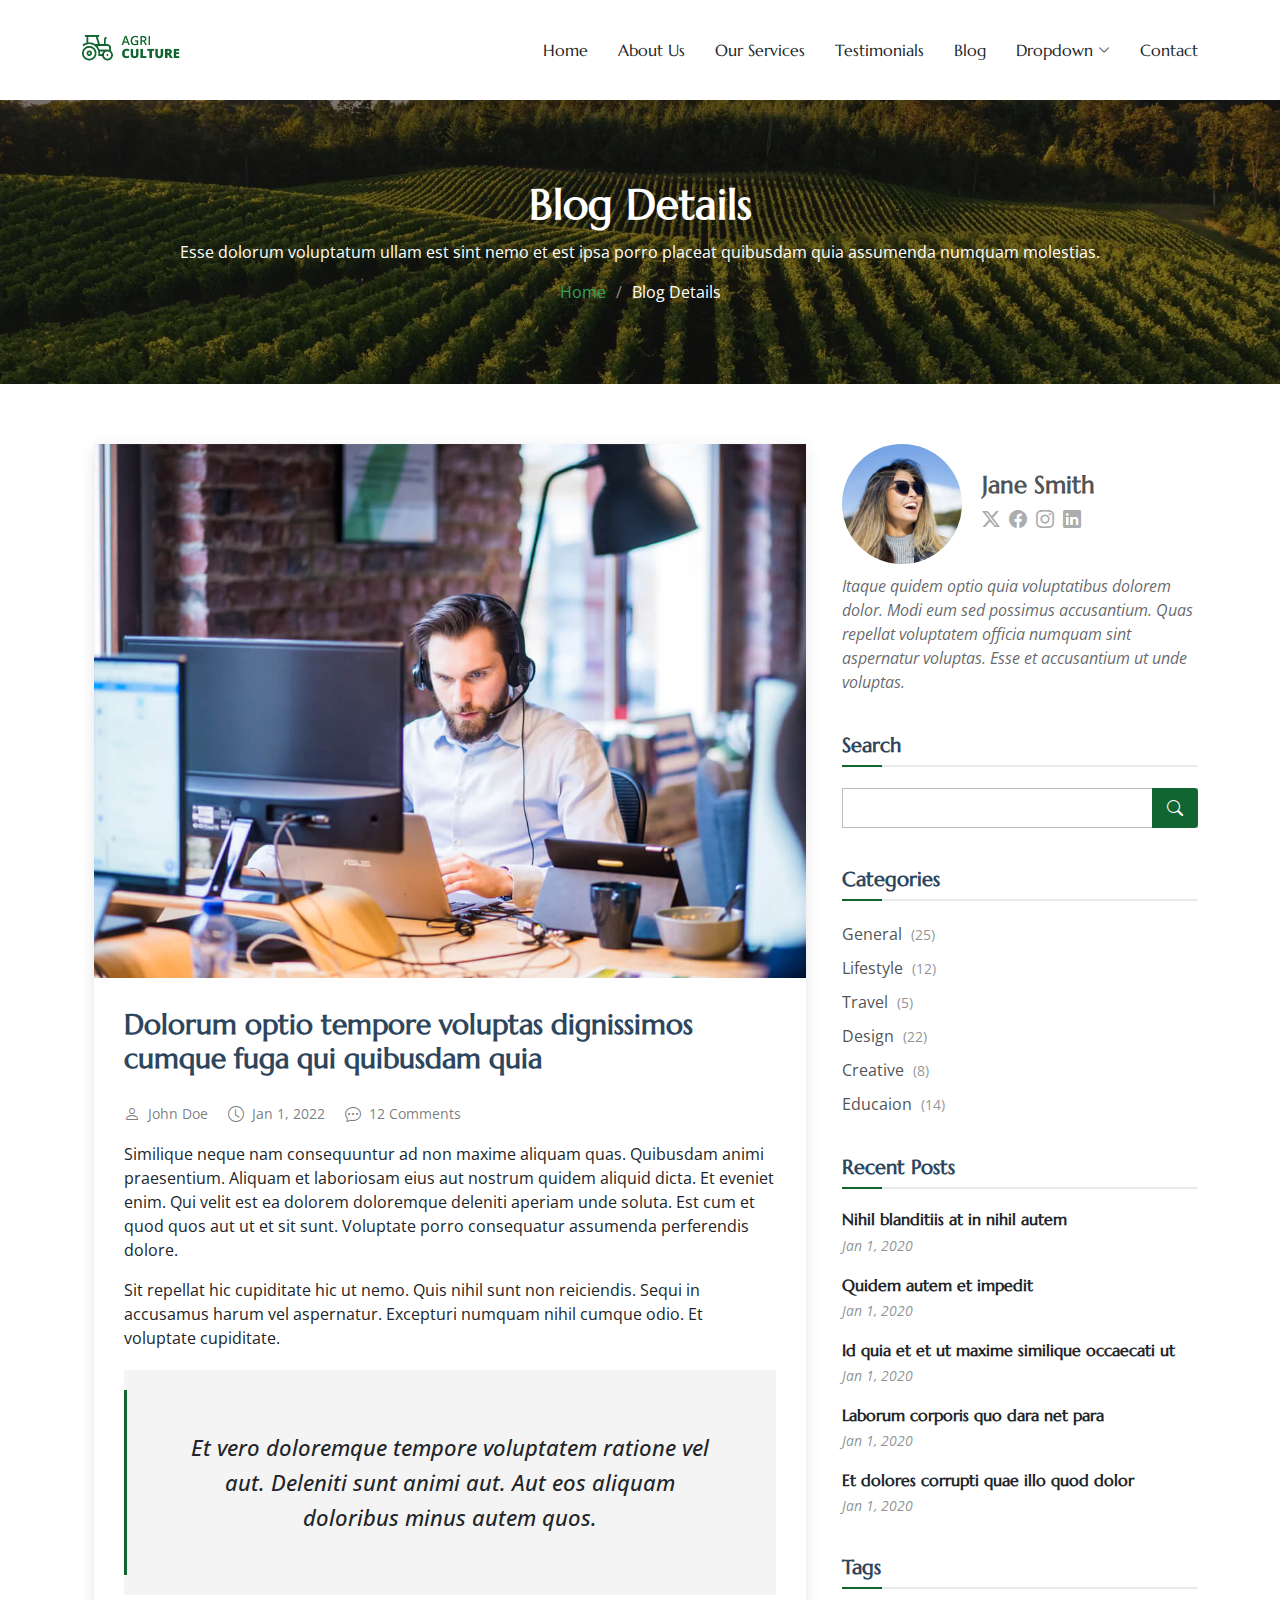
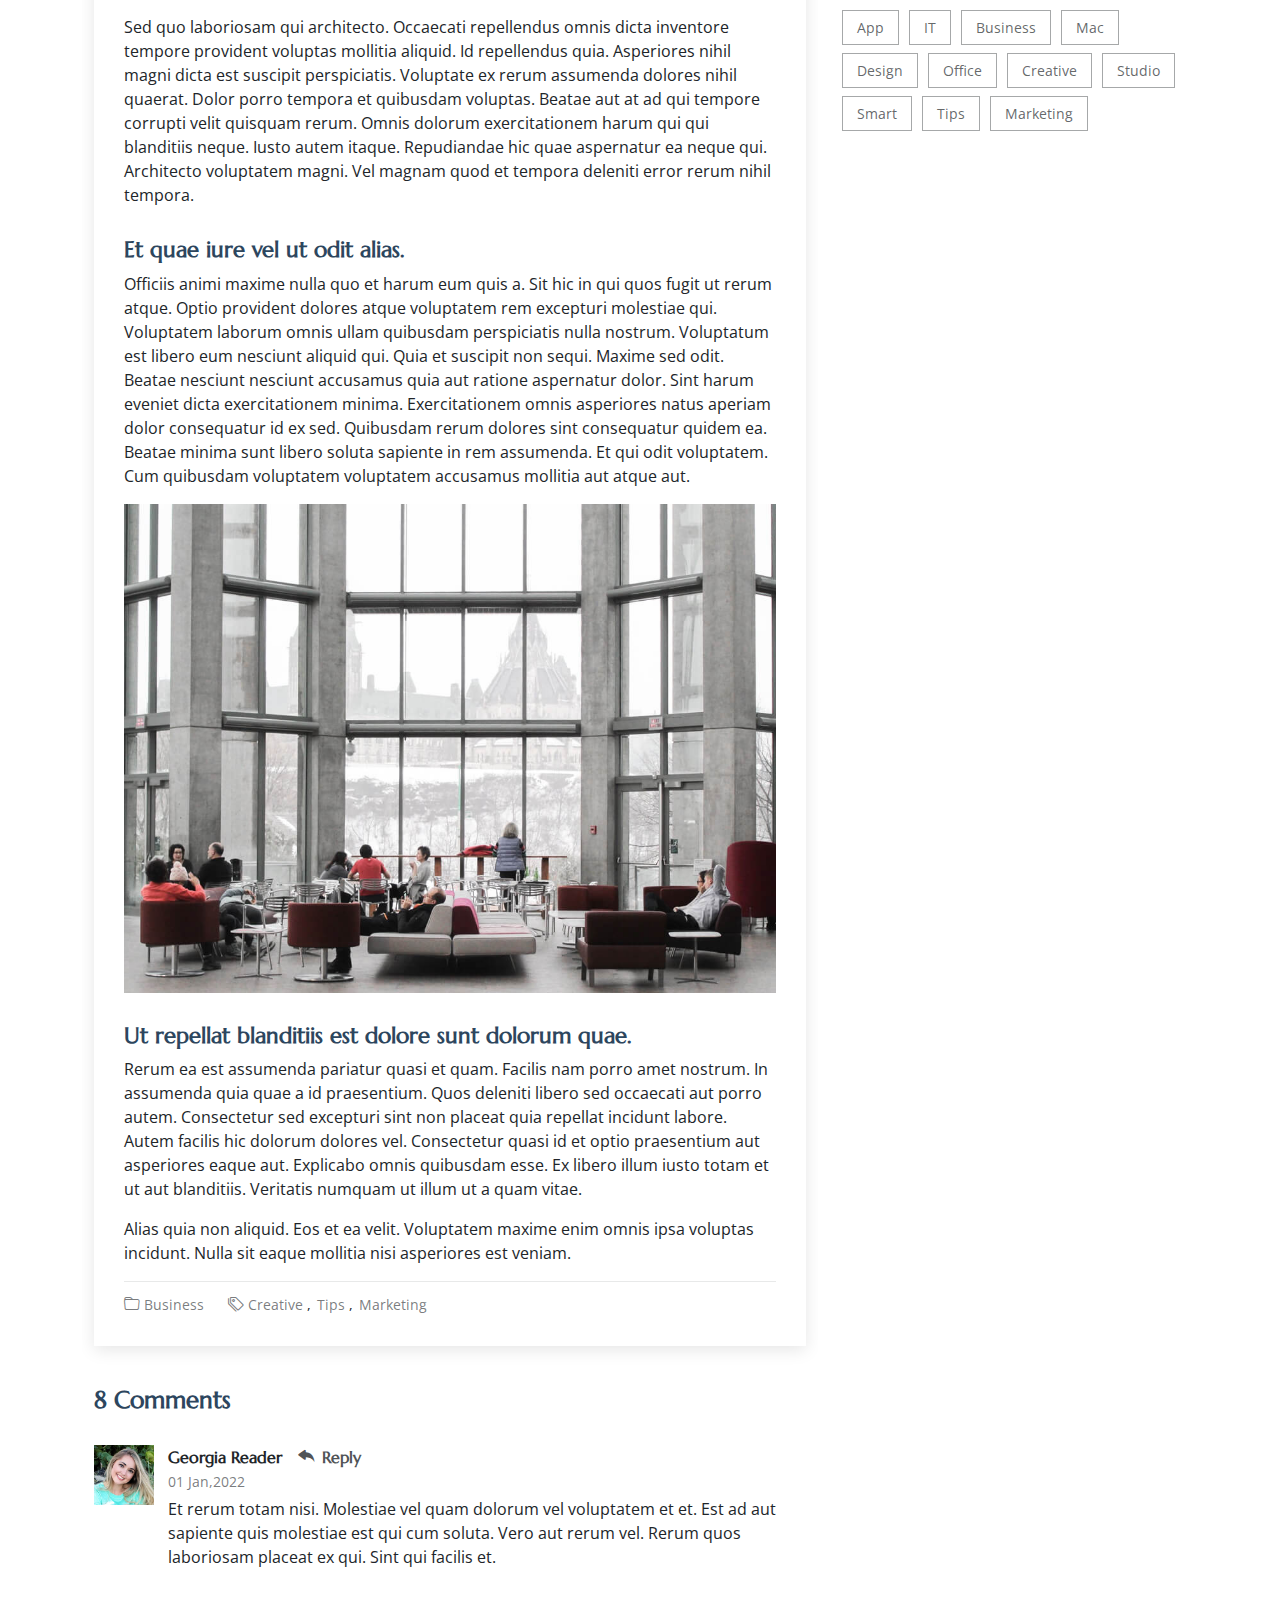
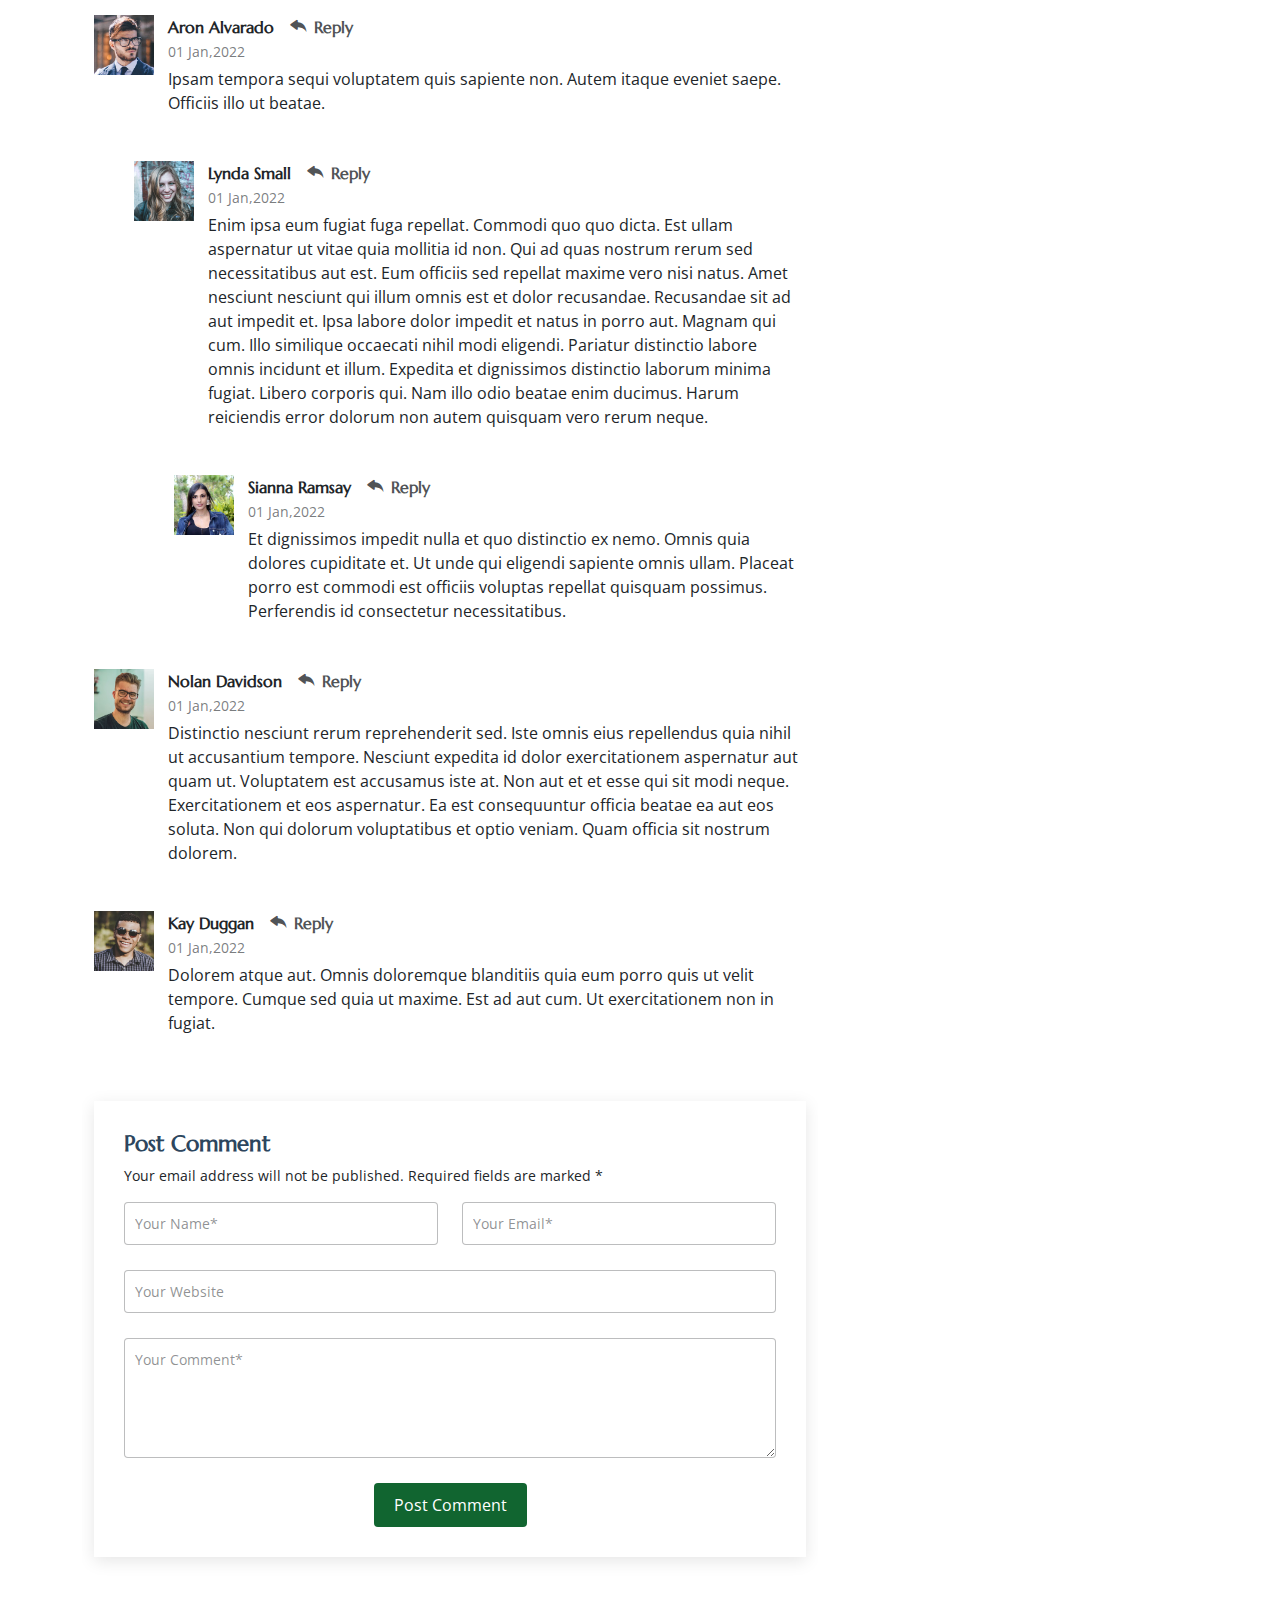
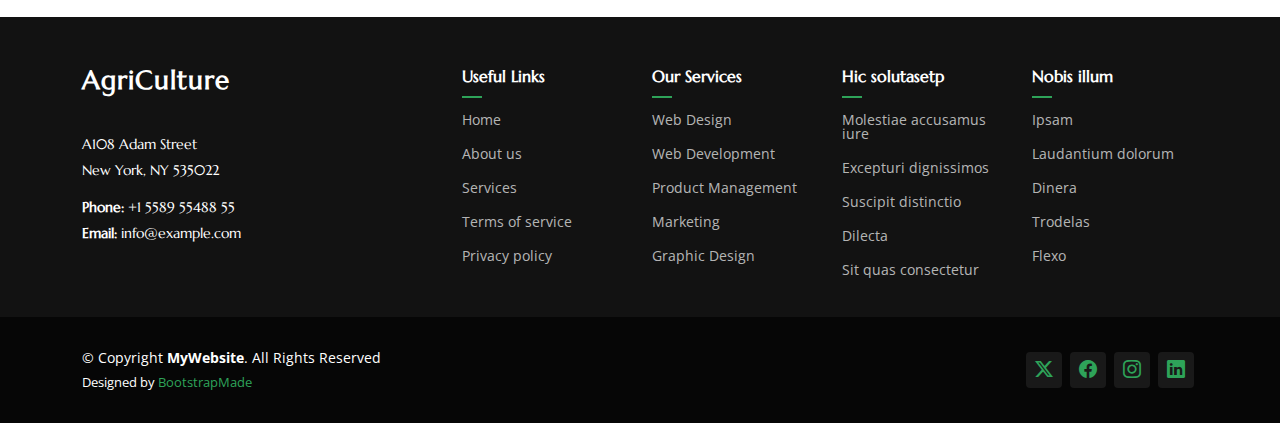
<file: blog-details.html>
<!DOCTYPE html>
<html lang="en">

<head>
  <meta charset="utf-8">
  <meta content="width=device-width, initial-scale=1.0" name="viewport">
  <title>Blog Details - AgriCulture Bootstrap Template</title>
  <meta content="" name="description">
  <meta content="" name="keywords">

  <!-- Favicons -->
  <link href="assets/img/favicon.png" rel="icon">
  <link href="assets/img/apple-touch-icon.png" rel="apple-touch-icon">

  <!-- Fonts -->
  <link href="https://fonts.googleapis.com" rel="preconnect">
  <link href="https://fonts.gstatic.com" rel="preconnect" crossorigin>
  <link href="https://fonts.googleapis.com/css2?family=Open+Sans:ital,wght@0,300;0,400;0,500;0,600;0,700;0,800;1,300;1,400;1,500;1,600;1,700;1,800&family=Marcellus:wght@400&display=swap" rel="stylesheet">

  <!-- Vendor CSS Files -->
  <link href="assets/vendor/bootstrap/css/bootstrap.min.css" rel="stylesheet">
  <link href="assets/vendor/bootstrap-icons/bootstrap-icons.css" rel="stylesheet">
  <link href="assets/vendor/aos/aos.css" rel="stylesheet">
  <link href="assets/vendor/swiper/swiper-bundle.min.css" rel="stylesheet">
  <link href="assets/vendor/glightbox/css/glightbox.min.css" rel="stylesheet">

  <!-- Main CSS File -->
  <link href="assets/css/main.css" rel="stylesheet">

  <!-- =======================================================
  * Template Name: AgriCulture
  * Template URL: https://bootstrapmade.com/agriculture-bootstrap-website-template/
  * Updated: Jun 27 2024 with Bootstrap v5.3.3
  * Author: BootstrapMade.com
  * License: https://bootstrapmade.com/license/
  ======================================================== -->
</head>

<body class="blog-details-page">

  <header id="header" class="header d-flex align-items-center position-relative">
    <div class="container-fluid container-xl position-relative d-flex align-items-center justify-content-between">

      <a href="index.html" class="logo d-flex align-items-center">
        <!-- Uncomment the line below if you also wish to use an image logo -->
        <img src="assets/img/logo.png" alt="AgriCulture">
        <!-- <h1 class="sitename">AgriCulture</h1>  -->
      </a>

      <nav id="navmenu" class="navmenu">
        <ul>
          <li><a href="index.html">Home</a></li>
          <li><a href="about.html">About Us</a></li>
          <li><a href="services.html">Our Services</a></li>
          <li><a href="testimonials.html">Testimonials</a></li>
          <li><a href="blog.html">Blog</a></li>
          <li class="dropdown"><a href="#"><span>Dropdown</span> <i class="bi bi-chevron-down toggle-dropdown"></i></a>
            <ul>
              <li><a href="#">Dropdown 1</a></li>
              <li class="dropdown"><a href="#"><span>Deep Dropdown</span> <i class="bi bi-chevron-down toggle-dropdown"></i></a>
                <ul>
                  <li><a href="#">Deep Dropdown 1</a></li>
                  <li><a href="#">Deep Dropdown 2</a></li>
                  <li><a href="#">Deep Dropdown 3</a></li>
                  <li><a href="#">Deep Dropdown 4</a></li>
                  <li><a href="#">Deep Dropdown 5</a></li>
                </ul>
              </li>
              <li><a href="#">Dropdown 2</a></li>
              <li><a href="#">Dropdown 3</a></li>
              <li><a href="#">Dropdown 4</a></li>
            </ul>
          </li>
          <li><a href="contact.html">Contact</a></li>
        </ul>
        <i class="mobile-nav-toggle d-xl-none bi bi-list"></i>
      </nav>

    </div>
  </header>

  <main class="main">

    <!-- Page Title -->
    <div class="page-title dark-background" data-aos="fade" style="background-image: url(assets/img/page-title-bg.webp);">
      <div class="container position-relative">
        <h1>Blog Details</h1>
        <p>Esse dolorum voluptatum ullam est sint nemo et est ipsa porro placeat quibusdam quia assumenda numquam molestias.</p>
        <nav class="breadcrumbs">
          <ol>
            <li><a href="index.html">Home</a></li>
            <li class="current">Blog Details</li>
          </ol>
        </nav>
      </div>
    </div><!-- End Page Title -->

    <div class="container">
      <div class="row">

        <div class="col-lg-8">

          <!-- Blog Details Section -->
          <section id="blog-details" class="blog-details section">
            <div class="container">

              <article class="article">

                <div class="post-img">
                  <img src="assets/img/blog/blog-1.jpg" alt="" class="img-fluid">
                </div>

                <h2 class="title">Dolorum optio tempore voluptas dignissimos cumque fuga qui quibusdam quia</h2>

                <div class="meta-top">
                  <ul>
                    <li class="d-flex align-items-center"><i class="bi bi-person"></i> <a href="blog-details.html">John Doe</a></li>
                    <li class="d-flex align-items-center"><i class="bi bi-clock"></i> <a href="blog-details.html"><time datetime="2020-01-01">Jan 1, 2022</time></a></li>
                    <li class="d-flex align-items-center"><i class="bi bi-chat-dots"></i> <a href="blog-details.html">12 Comments</a></li>
                  </ul>
                </div><!-- End meta top -->

                <div class="content">
                  <p>
                    Similique neque nam consequuntur ad non maxime aliquam quas. Quibusdam animi praesentium. Aliquam et laboriosam eius aut nostrum quidem aliquid dicta.
                    Et eveniet enim. Qui velit est ea dolorem doloremque deleniti aperiam unde soluta. Est cum et quod quos aut ut et sit sunt. Voluptate porro consequatur assumenda perferendis dolore.
                  </p>

                  <p>
                    Sit repellat hic cupiditate hic ut nemo. Quis nihil sunt non reiciendis. Sequi in accusamus harum vel aspernatur. Excepturi numquam nihil cumque odio. Et voluptate cupiditate.
                  </p>

                  <blockquote>
                    <p>
                      Et vero doloremque tempore voluptatem ratione vel aut. Deleniti sunt animi aut. Aut eos aliquam doloribus minus autem quos.
                    </p>
                  </blockquote>

                  <p>
                    Sed quo laboriosam qui architecto. Occaecati repellendus omnis dicta inventore tempore provident voluptas mollitia aliquid. Id repellendus quia. Asperiores nihil magni dicta est suscipit perspiciatis. Voluptate ex rerum assumenda dolores nihil quaerat.
                    Dolor porro tempora et quibusdam voluptas. Beatae aut at ad qui tempore corrupti velit quisquam rerum. Omnis dolorum exercitationem harum qui qui blanditiis neque.
                    Iusto autem itaque. Repudiandae hic quae aspernatur ea neque qui. Architecto voluptatem magni. Vel magnam quod et tempora deleniti error rerum nihil tempora.
                  </p>

                  <h3>Et quae iure vel ut odit alias.</h3>
                  <p>
                    Officiis animi maxime nulla quo et harum eum quis a. Sit hic in qui quos fugit ut rerum atque. Optio provident dolores atque voluptatem rem excepturi molestiae qui. Voluptatem laborum omnis ullam quibusdam perspiciatis nulla nostrum. Voluptatum est libero eum nesciunt aliquid qui.
                    Quia et suscipit non sequi. Maxime sed odit. Beatae nesciunt nesciunt accusamus quia aut ratione aspernatur dolor. Sint harum eveniet dicta exercitationem minima. Exercitationem omnis asperiores natus aperiam dolor consequatur id ex sed. Quibusdam rerum dolores sint consequatur quidem ea.
                    Beatae minima sunt libero soluta sapiente in rem assumenda. Et qui odit voluptatem. Cum quibusdam voluptatem voluptatem accusamus mollitia aut atque aut.
                  </p>
                  <img src="assets/img/blog/blog-inside-post.jpg" class="img-fluid" alt="">

                  <h3>Ut repellat blanditiis est dolore sunt dolorum quae.</h3>
                  <p>
                    Rerum ea est assumenda pariatur quasi et quam. Facilis nam porro amet nostrum. In assumenda quia quae a id praesentium. Quos deleniti libero sed occaecati aut porro autem. Consectetur sed excepturi sint non placeat quia repellat incidunt labore. Autem facilis hic dolorum dolores vel.
                    Consectetur quasi id et optio praesentium aut asperiores eaque aut. Explicabo omnis quibusdam esse. Ex libero illum iusto totam et ut aut blanditiis. Veritatis numquam ut illum ut a quam vitae.
                  </p>
                  <p>
                    Alias quia non aliquid. Eos et ea velit. Voluptatem maxime enim omnis ipsa voluptas incidunt. Nulla sit eaque mollitia nisi asperiores est veniam.
                  </p>

                </div><!-- End post content -->

                <div class="meta-bottom">
                  <i class="bi bi-folder"></i>
                  <ul class="cats">
                    <li><a href="#">Business</a></li>
                  </ul>

                  <i class="bi bi-tags"></i>
                  <ul class="tags">
                    <li><a href="#">Creative</a></li>
                    <li><a href="#">Tips</a></li>
                    <li><a href="#">Marketing</a></li>
                  </ul>
                </div><!-- End meta bottom -->

              </article>

            </div>
          </section><!-- /Blog Details Section -->

          <!-- Blog Comments Section -->
          <section id="blog-comments" class="blog-comments section">

            <div class="container">

              <h4 class="comments-count">8 Comments</h4>

              <div id="comment-1" class="comment">
                <div class="d-flex">
                  <div class="comment-img"><img src="assets/img/blog/comments-1.jpg" alt=""></div>
                  <div>
                    <h5><a href="">Georgia Reader</a> <a href="#" class="reply"><i class="bi bi-reply-fill"></i> Reply</a></h5>
                    <time datetime="2020-01-01">01 Jan,2022</time>
                    <p>
                      Et rerum totam nisi. Molestiae vel quam dolorum vel voluptatem et et. Est ad aut sapiente quis molestiae est qui cum soluta.
                      Vero aut rerum vel. Rerum quos laboriosam placeat ex qui. Sint qui facilis et.
                    </p>
                  </div>
                </div>
              </div><!-- End comment #1 -->

              <div id="comment-2" class="comment">
                <div class="d-flex">
                  <div class="comment-img"><img src="assets/img/blog/comments-2.jpg" alt=""></div>
                  <div>
                    <h5><a href="">Aron Alvarado</a> <a href="#" class="reply"><i class="bi bi-reply-fill"></i> Reply</a></h5>
                    <time datetime="2020-01-01">01 Jan,2022</time>
                    <p>
                      Ipsam tempora sequi voluptatem quis sapiente non. Autem itaque eveniet saepe. Officiis illo ut beatae.
                    </p>
                  </div>
                </div>

                <div id="comment-reply-1" class="comment comment-reply">
                  <div class="d-flex">
                    <div class="comment-img"><img src="assets/img/blog/comments-3.jpg" alt=""></div>
                    <div>
                      <h5><a href="">Lynda Small</a> <a href="#" class="reply"><i class="bi bi-reply-fill"></i> Reply</a></h5>
                      <time datetime="2020-01-01">01 Jan,2022</time>
                      <p>
                        Enim ipsa eum fugiat fuga repellat. Commodi quo quo dicta. Est ullam aspernatur ut vitae quia mollitia id non. Qui ad quas nostrum rerum sed necessitatibus aut est. Eum officiis sed repellat maxime vero nisi natus. Amet nesciunt nesciunt qui illum omnis est et dolor recusandae.

                        Recusandae sit ad aut impedit et. Ipsa labore dolor impedit et natus in porro aut. Magnam qui cum. Illo similique occaecati nihil modi eligendi. Pariatur distinctio labore omnis incidunt et illum. Expedita et dignissimos distinctio laborum minima fugiat.

                        Libero corporis qui. Nam illo odio beatae enim ducimus. Harum reiciendis error dolorum non autem quisquam vero rerum neque.
                      </p>
                    </div>
                  </div>

                  <div id="comment-reply-2" class="comment comment-reply">
                    <div class="d-flex">
                      <div class="comment-img"><img src="assets/img/blog/comments-4.jpg" alt=""></div>
                      <div>
                        <h5><a href="">Sianna Ramsay</a> <a href="#" class="reply"><i class="bi bi-reply-fill"></i> Reply</a></h5>
                        <time datetime="2020-01-01">01 Jan,2022</time>
                        <p>
                          Et dignissimos impedit nulla et quo distinctio ex nemo. Omnis quia dolores cupiditate et. Ut unde qui eligendi sapiente omnis ullam. Placeat porro est commodi est officiis voluptas repellat quisquam possimus. Perferendis id consectetur necessitatibus.
                        </p>
                      </div>
                    </div>

                  </div><!-- End comment reply #2-->

                </div><!-- End comment reply #1-->

              </div><!-- End comment #2-->

              <div id="comment-3" class="comment">
                <div class="d-flex">
                  <div class="comment-img"><img src="assets/img/blog/comments-5.jpg" alt=""></div>
                  <div>
                    <h5><a href="">Nolan Davidson</a> <a href="#" class="reply"><i class="bi bi-reply-fill"></i> Reply</a></h5>
                    <time datetime="2020-01-01">01 Jan,2022</time>
                    <p>
                      Distinctio nesciunt rerum reprehenderit sed. Iste omnis eius repellendus quia nihil ut accusantium tempore. Nesciunt expedita id dolor exercitationem aspernatur aut quam ut. Voluptatem est accusamus iste at.
                      Non aut et et esse qui sit modi neque. Exercitationem et eos aspernatur. Ea est consequuntur officia beatae ea aut eos soluta. Non qui dolorum voluptatibus et optio veniam. Quam officia sit nostrum dolorem.
                    </p>
                  </div>
                </div>

              </div><!-- End comment #3 -->

              <div id="comment-4" class="comment">
                <div class="d-flex">
                  <div class="comment-img"><img src="assets/img/blog/comments-6.jpg" alt=""></div>
                  <div>
                    <h5><a href="">Kay Duggan</a> <a href="#" class="reply"><i class="bi bi-reply-fill"></i> Reply</a></h5>
                    <time datetime="2020-01-01">01 Jan,2022</time>
                    <p>
                      Dolorem atque aut. Omnis doloremque blanditiis quia eum porro quis ut velit tempore. Cumque sed quia ut maxime. Est ad aut cum. Ut exercitationem non in fugiat.
                    </p>
                  </div>
                </div>

              </div><!-- End comment #4 -->

            </div>

          </section><!-- /Blog Comments Section -->

          <!-- Comment Form Section -->
          <section id="comment-form" class="comment-form section">
            <div class="container">

              <form action="">

                <h4>Post Comment</h4>
                <p>Your email address will not be published. Required fields are marked * </p>
                <div class="row">
                  <div class="col-md-6 form-group">
                    <input name="name" type="text" class="form-control" placeholder="Your Name*">
                  </div>
                  <div class="col-md-6 form-group">
                    <input name="email" type="text" class="form-control" placeholder="Your Email*">
                  </div>
                </div>
                <div class="row">
                  <div class="col form-group">
                    <input name="website" type="text" class="form-control" placeholder="Your Website">
                  </div>
                </div>
                <div class="row">
                  <div class="col form-group">
                    <textarea name="comment" class="form-control" placeholder="Your Comment*"></textarea>
                  </div>
                </div>

                <div class="text-center">
                  <button type="submit" class="btn btn-primary">Post Comment</button>
                </div>

              </form>

            </div>
          </section><!-- /Comment Form Section -->

        </div>

        <div class="col-lg-4 sidebar">

          <div class="widgets-container">

            <!-- Blog Author Widget -->
            <div class="blog-author-widget widget-item">

              <div class="d-flex flex-column align-items-center">
                <div class="d-flex align-items-center w-100">
                  <img src="assets/img/blog/blog-author.jpg" class="rounded-circle flex-shrink-0" alt="">
                  <div>
                    <h4>Jane Smith</h4>
                    <div class="social-links">
                      <a href="https://x.com/#"><i class="bi bi-twitter-x"></i></a>
                      <a href="https://facebook.com/#"><i class="bi bi-facebook"></i></a>
                      <a href="https://instagram.com/#"><i class="biu bi-instagram"></i></a>
                      <a href="https://instagram.com/#"><i class="biu bi-linkedin"></i></a>
                    </div>
                  </div>
                </div>

                <p>
                  Itaque quidem optio quia voluptatibus dolorem dolor. Modi eum sed possimus accusantium. Quas repellat voluptatem officia numquam sint aspernatur voluptas. Esse et accusantium ut unde voluptas.
                </p>

              </div>

            </div><!--/Blog Author Widget -->

            <!-- Search Widget -->
            <div class="search-widget widget-item">

              <h3 class="widget-title">Search</h3>
              <form action="">
                <input type="text">
                <button type="submit" title="Search"><i class="bi bi-search"></i></button>
              </form>

            </div><!--/Search Widget -->

            <!-- Categories Widget -->
            <div class="categories-widget widget-item">

              <h3 class="widget-title">Categories</h3>
              <ul class="mt-3">
                <li><a href="#">General <span>(25)</span></a></li>
                <li><a href="#">Lifestyle <span>(12)</span></a></li>
                <li><a href="#">Travel <span>(5)</span></a></li>
                <li><a href="#">Design <span>(22)</span></a></li>
                <li><a href="#">Creative <span>(8)</span></a></li>
                <li><a href="#">Educaion <span>(14)</span></a></li>
              </ul>

            </div><!--/Categories Widget -->

            <!-- Recent Posts Widget 2 -->
            <div class="recent-posts-widget-2 widget-item">

              <h3 class="widget-title">Recent Posts</h3>

              <div class="post-item">
                <h4><a href="blog-details.html">Nihil blanditiis at in nihil autem</a></h4>
                <time datetime="2020-01-01">Jan 1, 2020</time>
              </div><!-- End recent post item-->

              <div class="post-item">
                <h4><a href="blog-details.html">Quidem autem et impedit</a></h4>
                <time datetime="2020-01-01">Jan 1, 2020</time>
              </div><!-- End recent post item-->

              <div class="post-item">
                <h4><a href="blog-details.html">Id quia et et ut maxime similique occaecati ut</a></h4>
                <time datetime="2020-01-01">Jan 1, 2020</time>
              </div><!-- End recent post item-->

              <div class="post-item">
                <h4><a href="blog-details.html">Laborum corporis quo dara net para</a></h4>
                <time datetime="2020-01-01">Jan 1, 2020</time>
              </div><!-- End recent post item-->

              <div class="post-item">
                <h4><a href="blog-details.html">Et dolores corrupti quae illo quod dolor</a></h4>
                <time datetime="2020-01-01">Jan 1, 2020</time>
              </div><!-- End recent post item-->

            </div><!--/Recent Posts Widget 2 -->

            <!-- Tags Widget -->
            <div class="tags-widget widget-item">

              <h3 class="widget-title">Tags</h3>
              <ul>
                <li><a href="#">App</a></li>
                <li><a href="#">IT</a></li>
                <li><a href="#">Business</a></li>
                <li><a href="#">Mac</a></li>
                <li><a href="#">Design</a></li>
                <li><a href="#">Office</a></li>
                <li><a href="#">Creative</a></li>
                <li><a href="#">Studio</a></li>
                <li><a href="#">Smart</a></li>
                <li><a href="#">Tips</a></li>
                <li><a href="#">Marketing</a></li>
              </ul>

            </div><!--/Tags Widget -->

          </div>

        </div>

      </div>
    </div>

  </main>

  <footer id="footer" class="footer dark-background">

    <div class="footer-top">
      <div class="container">
        <div class="row gy-4">
          <div class="col-lg-4 col-md-6 footer-about">
            <a href="index.html" class="logo d-flex align-items-center">
              <span class="sitename">AgriCulture</span>
            </a>
            <div class="footer-contact pt-3">
              <p>A108 Adam Street</p>
              <p>New York, NY 535022</p>
              <p class="mt-3"><strong>Phone:</strong> <span>+1 5589 55488 55</span></p>
              <p><strong>Email:</strong> <span>info@example.com</span></p>
            </div>
          </div>

          <div class="col-lg-2 col-md-3 footer-links">
            <h4>Useful Links</h4>
            <ul>
              <li><a href="#">Home</a></li>
              <li><a href="#">About us</a></li>
              <li><a href="#">Services</a></li>
              <li><a href="#">Terms of service</a></li>
              <li><a href="#">Privacy policy</a></li>
            </ul>
          </div>

          <div class="col-lg-2 col-md-3 footer-links">
            <h4>Our Services</h4>
            <ul>
              <li><a href="#">Web Design</a></li>
              <li><a href="#">Web Development</a></li>
              <li><a href="#">Product Management</a></li>
              <li><a href="#">Marketing</a></li>
              <li><a href="#">Graphic Design</a></li>
            </ul>
          </div>

          <div class="col-lg-2 col-md-3 footer-links">
            <h4>Hic solutasetp</h4>
            <ul>
              <li><a href="#">Molestiae accusamus iure</a></li>
              <li><a href="#">Excepturi dignissimos</a></li>
              <li><a href="#">Suscipit distinctio</a></li>
              <li><a href="#">Dilecta</a></li>
              <li><a href="#">Sit quas consectetur</a></li>
            </ul>
          </div>

          <div class="col-lg-2 col-md-3 footer-links">
            <h4>Nobis illum</h4>
            <ul>
              <li><a href="#">Ipsam</a></li>
              <li><a href="#">Laudantium dolorum</a></li>
              <li><a href="#">Dinera</a></li>
              <li><a href="#">Trodelas</a></li>
              <li><a href="#">Flexo</a></li>
            </ul>
          </div>

        </div>
      </div>
    </div>

    <div class="copyright text-center">
      <div class="container d-flex flex-column flex-lg-row justify-content-center justify-content-lg-between align-items-center">

        <div class="d-flex flex-column align-items-center align-items-lg-start">
          <div>
            © Copyright <strong><span>MyWebsite</span></strong>. All Rights Reserved
          </div>
          <div class="credits">
            <!-- All the links in the footer should remain intact. -->
            <!-- You can delete the links only if you purchased the pro version. -->
            <!-- Licensing information: https://bootstrapmade.com/license/ -->
            <!-- Purchase the pro version with working PHP/AJAX contact form: https://bootstrapmade.com/herobiz-bootstrap-business-template/ -->
            Designed by <a href="https://bootstrapmade.com/">BootstrapMade</a>
          </div>
        </div>

        <div class="social-links order-first order-lg-last mb-3 mb-lg-0">
          <a href=""><i class="bi bi-twitter-x"></i></a>
          <a href=""><i class="bi bi-facebook"></i></a>
          <a href=""><i class="bi bi-instagram"></i></a>
          <a href=""><i class="bi bi-linkedin"></i></a>
        </div>

      </div>
    </div>

  </footer>

  <!-- Scroll Top -->
  <a href="#" id="scroll-top" class="scroll-top d-flex align-items-center justify-content-center"><i class="bi bi-arrow-up-short"></i></a>

  <!-- Preloader -->
  <div id="preloader"></div>

  <!-- Vendor JS Files -->
  <script src="assets/vendor/bootstrap/js/bootstrap.bundle.min.js"></script>
  <script src="assets/vendor/php-email-form/validate.js"></script>
  <script src="assets/vendor/aos/aos.js"></script>
  <script src="assets/vendor/swiper/swiper-bundle.min.js"></script>
  <script src="assets/vendor/glightbox/js/glightbox.min.js"></script>

  <!-- Main JS File -->
  <script src="assets/js/main.js"></script>

</body>

</html>
</file>
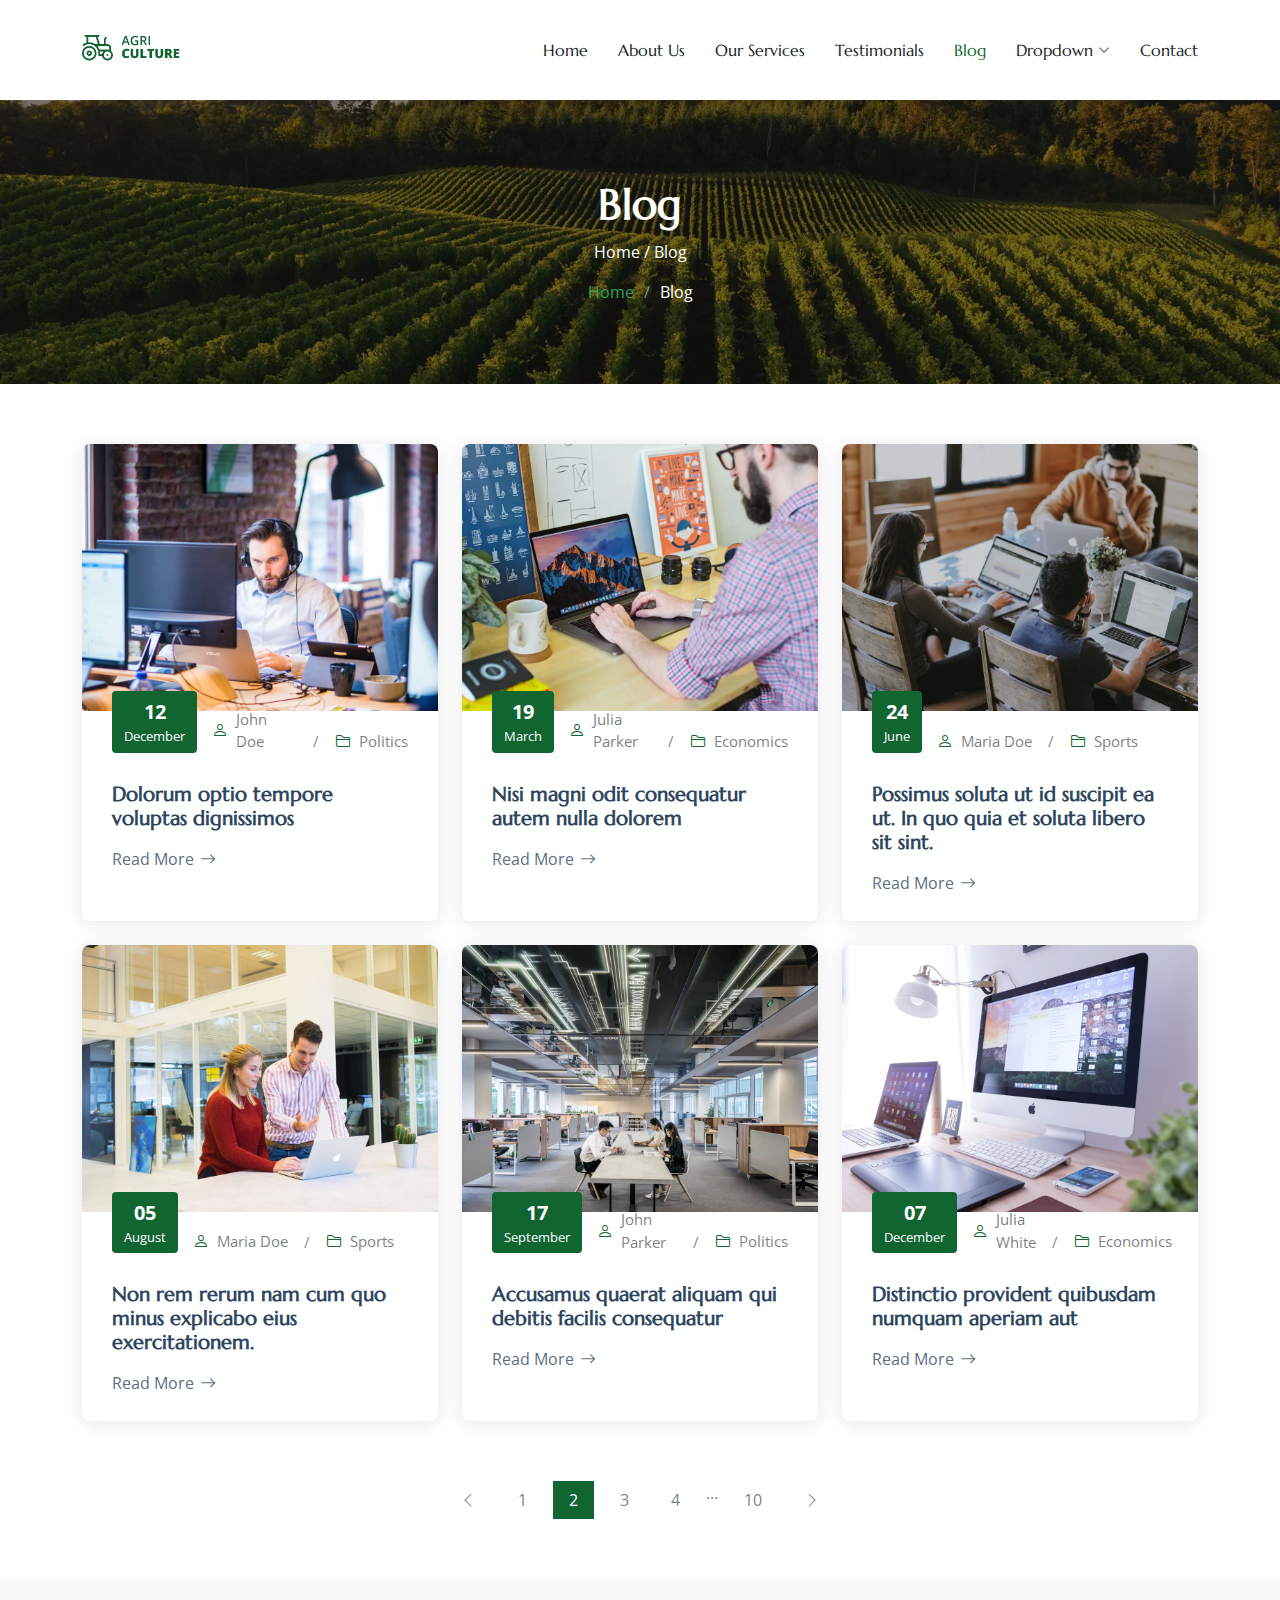
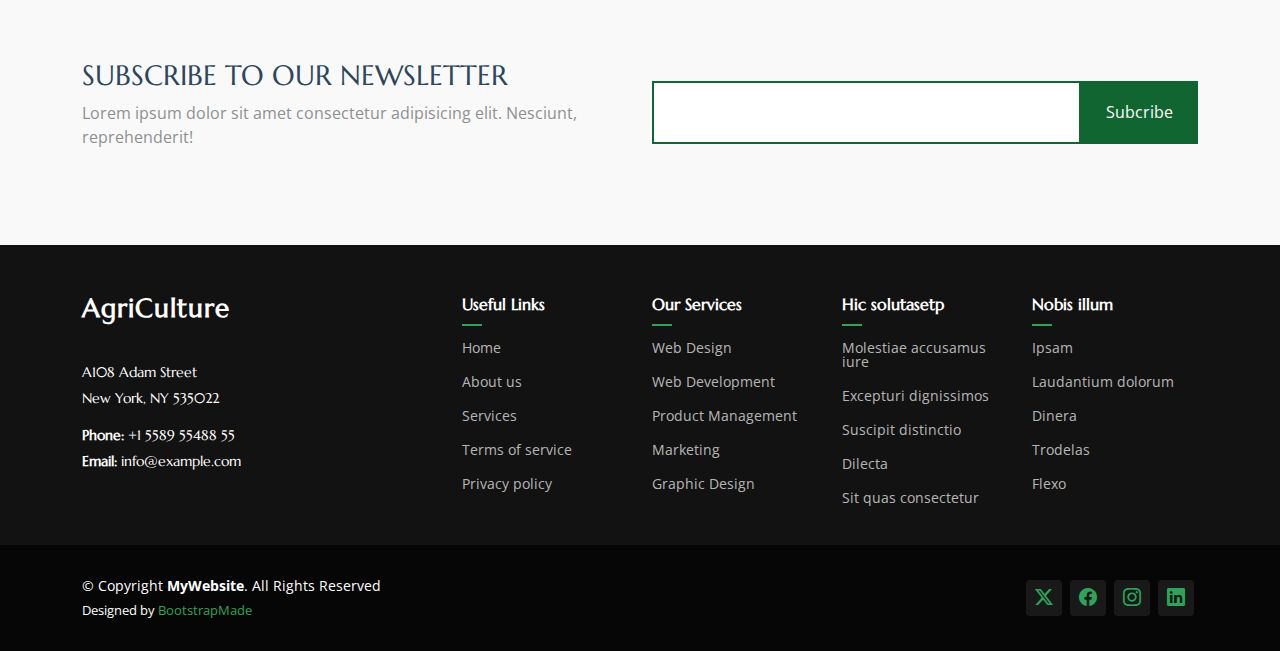
<file: blog.html>
<!DOCTYPE html>
<html lang="en">

<head>
  <meta charset="utf-8">
  <meta content="width=device-width, initial-scale=1.0" name="viewport">
  <title>Blog - AgriCulture Bootstrap Template</title>
  <meta content="" name="description">
  <meta content="" name="keywords">

  <!-- Favicons -->
  <link href="assets/img/favicon.png" rel="icon">
  <link href="assets/img/apple-touch-icon.png" rel="apple-touch-icon">

  <!-- Fonts -->
  <link href="https://fonts.googleapis.com" rel="preconnect">
  <link href="https://fonts.gstatic.com" rel="preconnect" crossorigin>
  <link href="https://fonts.googleapis.com/css2?family=Open+Sans:ital,wght@0,300;0,400;0,500;0,600;0,700;0,800;1,300;1,400;1,500;1,600;1,700;1,800&family=Marcellus:wght@400&display=swap" rel="stylesheet">

  <!-- Vendor CSS Files -->
  <link href="assets/vendor/bootstrap/css/bootstrap.min.css" rel="stylesheet">
  <link href="assets/vendor/bootstrap-icons/bootstrap-icons.css" rel="stylesheet">
  <link href="assets/vendor/aos/aos.css" rel="stylesheet">
  <link href="assets/vendor/swiper/swiper-bundle.min.css" rel="stylesheet">
  <link href="assets/vendor/glightbox/css/glightbox.min.css" rel="stylesheet">

  <!-- Main CSS File -->
  <link href="assets/css/main.css" rel="stylesheet">

  <!-- =======================================================
  * Template Name: AgriCulture
  * Template URL: https://bootstrapmade.com/agriculture-bootstrap-website-template/
  * Updated: Jun 27 2024 with Bootstrap v5.3.3
  * Author: BootstrapMade.com
  * License: https://bootstrapmade.com/license/
  ======================================================== -->
</head>

<body class="blog-page">

  <header id="header" class="header d-flex align-items-center position-relative">
    <div class="container-fluid container-xl position-relative d-flex align-items-center justify-content-between">

      <a href="index.html" class="logo d-flex align-items-center">
        <!-- Uncomment the line below if you also wish to use an image logo -->
        <img src="assets/img/logo.png" alt="AgriCulture">
        <!-- <h1 class="sitename">AgriCulture</h1>  -->
      </a>

      <nav id="navmenu" class="navmenu">
        <ul>
          <li><a href="index.html">Home</a></li>
          <li><a href="about.html">About Us</a></li>
          <li><a href="services.html">Our Services</a></li>
          <li><a href="testimonials.html">Testimonials</a></li>
          <li><a href="blog.html" class="active">Blog</a></li>
          <li class="dropdown"><a href="#"><span>Dropdown</span> <i class="bi bi-chevron-down toggle-dropdown"></i></a>
            <ul>
              <li><a href="#">Dropdown 1</a></li>
              <li class="dropdown"><a href="#"><span>Deep Dropdown</span> <i class="bi bi-chevron-down toggle-dropdown"></i></a>
                <ul>
                  <li><a href="#">Deep Dropdown 1</a></li>
                  <li><a href="#">Deep Dropdown 2</a></li>
                  <li><a href="#">Deep Dropdown 3</a></li>
                  <li><a href="#">Deep Dropdown 4</a></li>
                  <li><a href="#">Deep Dropdown 5</a></li>
                </ul>
              </li>
              <li><a href="#">Dropdown 2</a></li>
              <li><a href="#">Dropdown 3</a></li>
              <li><a href="#">Dropdown 4</a></li>
            </ul>
          </li>
          <li><a href="contact.html">Contact</a></li>
        </ul>
        <i class="mobile-nav-toggle d-xl-none bi bi-list"></i>
      </nav>

    </div>
  </header>

  <main class="main">

    <!-- Page Title -->
    <div class="page-title dark-background" data-aos="fade" style="background-image: url(assets/img/page-title-bg.webp);">
      <div class="container position-relative">
        <h1>Blog</h1>
        <p>
          Home
          /
          Blog</p>
        <nav class="breadcrumbs">
          <ol>
            <li><a href="index.html">Home</a></li>
            <li class="current">Blog</li>
          </ol>
        </nav>
      </div>
    </div><!-- End Page Title -->

    <!-- Blog Posts 2 Section -->
    <section id="blog-posts-2" class="blog-posts-2 section">

      <div class="container">
        <div class="row gy-4">

          <div class="col-lg-4">
            <article class="position-relative h-100">

              <div class="post-img position-relative overflow-hidden">
                <img src="assets/img/blog/blog-1.jpg" class="img-fluid" alt="">
              </div>

              <div class="meta d-flex align-items-end">
                <span class="post-date"><span>12</span>December</span>
                <div class="d-flex align-items-center">
                  <i class="bi bi-person"></i> <span class="ps-2">John Doe</span>
                </div>
                <span class="px-3 text-black-50">/</span>
                <div class="d-flex align-items-center">
                  <i class="bi bi-folder2"></i> <span class="ps-2">Politics</span>
                </div>
              </div>

              <div class="post-content d-flex flex-column">

                <h3 class="post-title">Dolorum optio tempore voluptas dignissimos</h3>
                <a href="blog-details.html" class="readmore stretched-link"><span>Read More</span><i class="bi bi-arrow-right"></i></a>

              </div>

            </article>
          </div><!-- End post list item -->

          <div class="col-lg-4">
            <article class="position-relative h-100">

              <div class="post-img position-relative overflow-hidden">
                <img src="assets/img/blog/blog-2.jpg" class="img-fluid" alt="">
              </div>

              <div class="meta d-flex align-items-end">
                <span class="post-date"><span>19</span>March</span>
                <div class="d-flex align-items-center">
                  <i class="bi bi-person"></i> <span class="ps-2">Julia Parker</span>
                </div>
                <span class="px-3 text-black-50">/</span>
                <div class="d-flex align-items-center">
                  <i class="bi bi-folder2"></i> <span class="ps-2">Economics</span>
                </div>
              </div>

              <div class="post-content d-flex flex-column">
                <h3 class="post-title">Nisi magni odit consequatur autem nulla dolorem</h3>
                <a href="blog-details.html" class="readmore stretched-link"><span>Read More</span><i class="bi bi-arrow-right"></i></a>
              </div>

            </article>
          </div><!-- End post list item -->

          <div class="col-lg-4">
            <article class="position-relative h-100">

              <div class="post-img position-relative overflow-hidden">
                <img src="assets/img/blog/blog-3.jpg" class="img-fluid" alt="">
              </div>
              <div class="meta d-flex align-items-end">
                <span class="post-date"><span>24</span>June</span>
                <div class="d-flex align-items-center">
                  <i class="bi bi-person"></i> <span class="ps-2">Maria Doe</span>
                </div>
                <span class="px-3 text-black-50">/</span>
                <div class="d-flex align-items-center">
                  <i class="bi bi-folder2"></i> <span class="ps-2">Sports</span>
                </div>
              </div>

              <div class="post-content d-flex flex-column">
                <h3 class="post-title">Possimus soluta ut id suscipit ea ut. In quo quia et soluta libero sit sint.</h3>
                <a href="blog-details.html" class="readmore stretched-link"><span>Read More</span><i class="bi bi-arrow-right"></i></a>
              </div>

            </article>
          </div><!-- End post list item -->

          <div class="col-lg-4">
            <article class="position-relative h-100">

              <div class="post-img position-relative overflow-hidden">
                <img src="assets/img/blog/blog-4.jpg" class="img-fluid" alt="">
              </div>
              <div class="meta d-flex align-items-end">
                <span class="post-date"><span>05</span>August</span>
                <div class="d-flex align-items-center">
                  <i class="bi bi-person"></i> <span class="ps-2">Maria Doe</span>
                </div>
                <span class="px-3 text-black-50">/</span>
                <div class="d-flex align-items-center">
                  <i class="bi bi-folder2"></i> <span class="ps-2">Sports</span>
                </div>
              </div>

              <div class="post-content d-flex flex-column">
                <h3 class="post-title">Non rem rerum nam cum quo minus explicabo eius exercitationem.</h3>
                <a href="blog-details.html" class="readmore stretched-link"><span>Read More</span><i class="bi bi-arrow-right"></i></a>
              </div>

            </article>
          </div><!-- End post list item -->

          <div class="col-lg-4">
            <article class="position-relative h-100">

              <div class="post-img position-relative overflow-hidden">
                <img src="assets/img/blog/blog-5.jpg" class="img-fluid" alt="">
              </div>

              <div class="meta d-flex align-items-end">
                <span class="post-date"><span>17</span>September</span>
                <div class="d-flex align-items-center">
                  <i class="bi bi-person"></i> <span class="ps-2">John Parker</span>
                </div>
                <span class="px-3 text-black-50">/</span>
                <div class="d-flex align-items-center">
                  <i class="bi bi-folder2"></i> <span class="ps-2">Politics</span>
                </div>
              </div>

              <div class="post-content d-flex flex-column">

                <h3 class="post-title">Accusamus quaerat aliquam qui debitis facilis consequatur</h3>
                <a href="blog-details.html" class="readmore stretched-link"><span>Read More</span><i class="bi bi-arrow-right"></i></a>

              </div>

            </article>
          </div><!-- End post list item -->

          <div class="col-lg-4">
            <article class="position-relative h-100">

              <div class="post-img position-relative overflow-hidden">
                <img src="assets/img/blog/blog-6.jpg" class="img-fluid" alt="">
              </div>

              <div class="meta d-flex align-items-end">
                <span class="post-date"><span>07</span>December</span>
                <div class="d-flex align-items-center">
                  <i class="bi bi-person"></i> <span class="ps-2">Julia White</span>
                </div>
                <span class="px-3 text-black-50">/</span>
                <div class="d-flex align-items-center">
                  <i class="bi bi-folder2"></i> <span class="ps-2">Economics</span>
                </div>
              </div>

              <div class="post-content d-flex flex-column">

                <h3 class="post-title">Distinctio provident quibusdam numquam aperiam aut</h3>
                <a href="blog-details.html" class="readmore stretched-link"><span>Read More</span><i class="bi bi-arrow-right"></i></a>

              </div>

            </article>
          </div><!-- End post list item -->

        </div>
      </div>

    </section><!-- /Blog Posts 2 Section -->

    <!-- Blog Pagination Section -->
    <section id="blog-pagination" class="blog-pagination section">

      <div class="container">
        <div class="d-flex justify-content-center">
          <ul>
            <li><a href="#"><i class="bi bi-chevron-left"></i></a></li>
            <li><a href="#">1</a></li>
            <li><a href="#" class="active">2</a></li>
            <li><a href="#">3</a></li>
            <li><a href="#">4</a></li>
            <li>...</li>
            <li><a href="#">10</a></li>
            <li><a href="#"><i class="bi bi-chevron-right"></i></a></li>
          </ul>
        </div>
      </div>

    </section><!-- /Blog Pagination Section -->

    <!-- Call To Action Section -->
    <section id="call-to-action" class="call-to-action section light-background">

      <div class="content">
        <div class="container">
          <div class="row align-items-center">
            <div class="col-lg-6">
              <h3>Subscribe To Our Newsletter</h3>
              <p class="opacity-50">
                Lorem ipsum dolor sit amet consectetur adipisicing elit.
                Nesciunt, reprehenderit!
              </p>
            </div>
            <div class="col-lg-6">
              <form action="forms/newsletter.php" class="form-subscribe php-email-form">
                <div class="form-group d-flex align-items-stretch">
                  <input type="email" name="email" class="form-control h-100" placeholder="Enter your e-mail">
                  <input type="submit" class="btn btn-secondary px-4" value="Subcribe">
                </div>
                <div class="loading">Loading</div>
                <div class="error-message"></div>
                <div class="sent-message">
                  Your subscription request has been sent. Thank you!
                </div>
              </form>
            </div>
          </div>
        </div>
      </div>
    </section><!-- /Call To Action Section -->

  </main>

  <footer id="footer" class="footer dark-background">

    <div class="footer-top">
      <div class="container">
        <div class="row gy-4">
          <div class="col-lg-4 col-md-6 footer-about">
            <a href="index.html" class="logo d-flex align-items-center">
              <span class="sitename">AgriCulture</span>
            </a>
            <div class="footer-contact pt-3">
              <p>A108 Adam Street</p>
              <p>New York, NY 535022</p>
              <p class="mt-3"><strong>Phone:</strong> <span>+1 5589 55488 55</span></p>
              <p><strong>Email:</strong> <span>info@example.com</span></p>
            </div>
          </div>

          <div class="col-lg-2 col-md-3 footer-links">
            <h4>Useful Links</h4>
            <ul>
              <li><a href="#">Home</a></li>
              <li><a href="#">About us</a></li>
              <li><a href="#">Services</a></li>
              <li><a href="#">Terms of service</a></li>
              <li><a href="#">Privacy policy</a></li>
            </ul>
          </div>

          <div class="col-lg-2 col-md-3 footer-links">
            <h4>Our Services</h4>
            <ul>
              <li><a href="#">Web Design</a></li>
              <li><a href="#">Web Development</a></li>
              <li><a href="#">Product Management</a></li>
              <li><a href="#">Marketing</a></li>
              <li><a href="#">Graphic Design</a></li>
            </ul>
          </div>

          <div class="col-lg-2 col-md-3 footer-links">
            <h4>Hic solutasetp</h4>
            <ul>
              <li><a href="#">Molestiae accusamus iure</a></li>
              <li><a href="#">Excepturi dignissimos</a></li>
              <li><a href="#">Suscipit distinctio</a></li>
              <li><a href="#">Dilecta</a></li>
              <li><a href="#">Sit quas consectetur</a></li>
            </ul>
          </div>

          <div class="col-lg-2 col-md-3 footer-links">
            <h4>Nobis illum</h4>
            <ul>
              <li><a href="#">Ipsam</a></li>
              <li><a href="#">Laudantium dolorum</a></li>
              <li><a href="#">Dinera</a></li>
              <li><a href="#">Trodelas</a></li>
              <li><a href="#">Flexo</a></li>
            </ul>
          </div>

        </div>
      </div>
    </div>

    <div class="copyright text-center">
      <div class="container d-flex flex-column flex-lg-row justify-content-center justify-content-lg-between align-items-center">

        <div class="d-flex flex-column align-items-center align-items-lg-start">
          <div>
            © Copyright <strong><span>MyWebsite</span></strong>. All Rights Reserved
          </div>
          <div class="credits">
            <!-- All the links in the footer should remain intact. -->
            <!-- You can delete the links only if you purchased the pro version. -->
            <!-- Licensing information: https://bootstrapmade.com/license/ -->
            <!-- Purchase the pro version with working PHP/AJAX contact form: https://bootstrapmade.com/herobiz-bootstrap-business-template/ -->
            Designed by <a href="https://bootstrapmade.com/">BootstrapMade</a>
          </div>
        </div>

        <div class="social-links order-first order-lg-last mb-3 mb-lg-0">
          <a href=""><i class="bi bi-twitter-x"></i></a>
          <a href=""><i class="bi bi-facebook"></i></a>
          <a href=""><i class="bi bi-instagram"></i></a>
          <a href=""><i class="bi bi-linkedin"></i></a>
        </div>

      </div>
    </div>

  </footer>

  <!-- Scroll Top -->
  <a href="#" id="scroll-top" class="scroll-top d-flex align-items-center justify-content-center"><i class="bi bi-arrow-up-short"></i></a>

  <!-- Preloader -->
  <div id="preloader"></div>

  <!-- Vendor JS Files -->
  <script src="assets/vendor/bootstrap/js/bootstrap.bundle.min.js"></script>
  <script src="assets/vendor/php-email-form/validate.js"></script>
  <script src="assets/vendor/aos/aos.js"></script>
  <script src="assets/vendor/swiper/swiper-bundle.min.js"></script>
  <script src="assets/vendor/glightbox/js/glightbox.min.js"></script>

  <!-- Main JS File -->
  <script src="assets/js/main.js"></script>

</body>

</html>
</file>
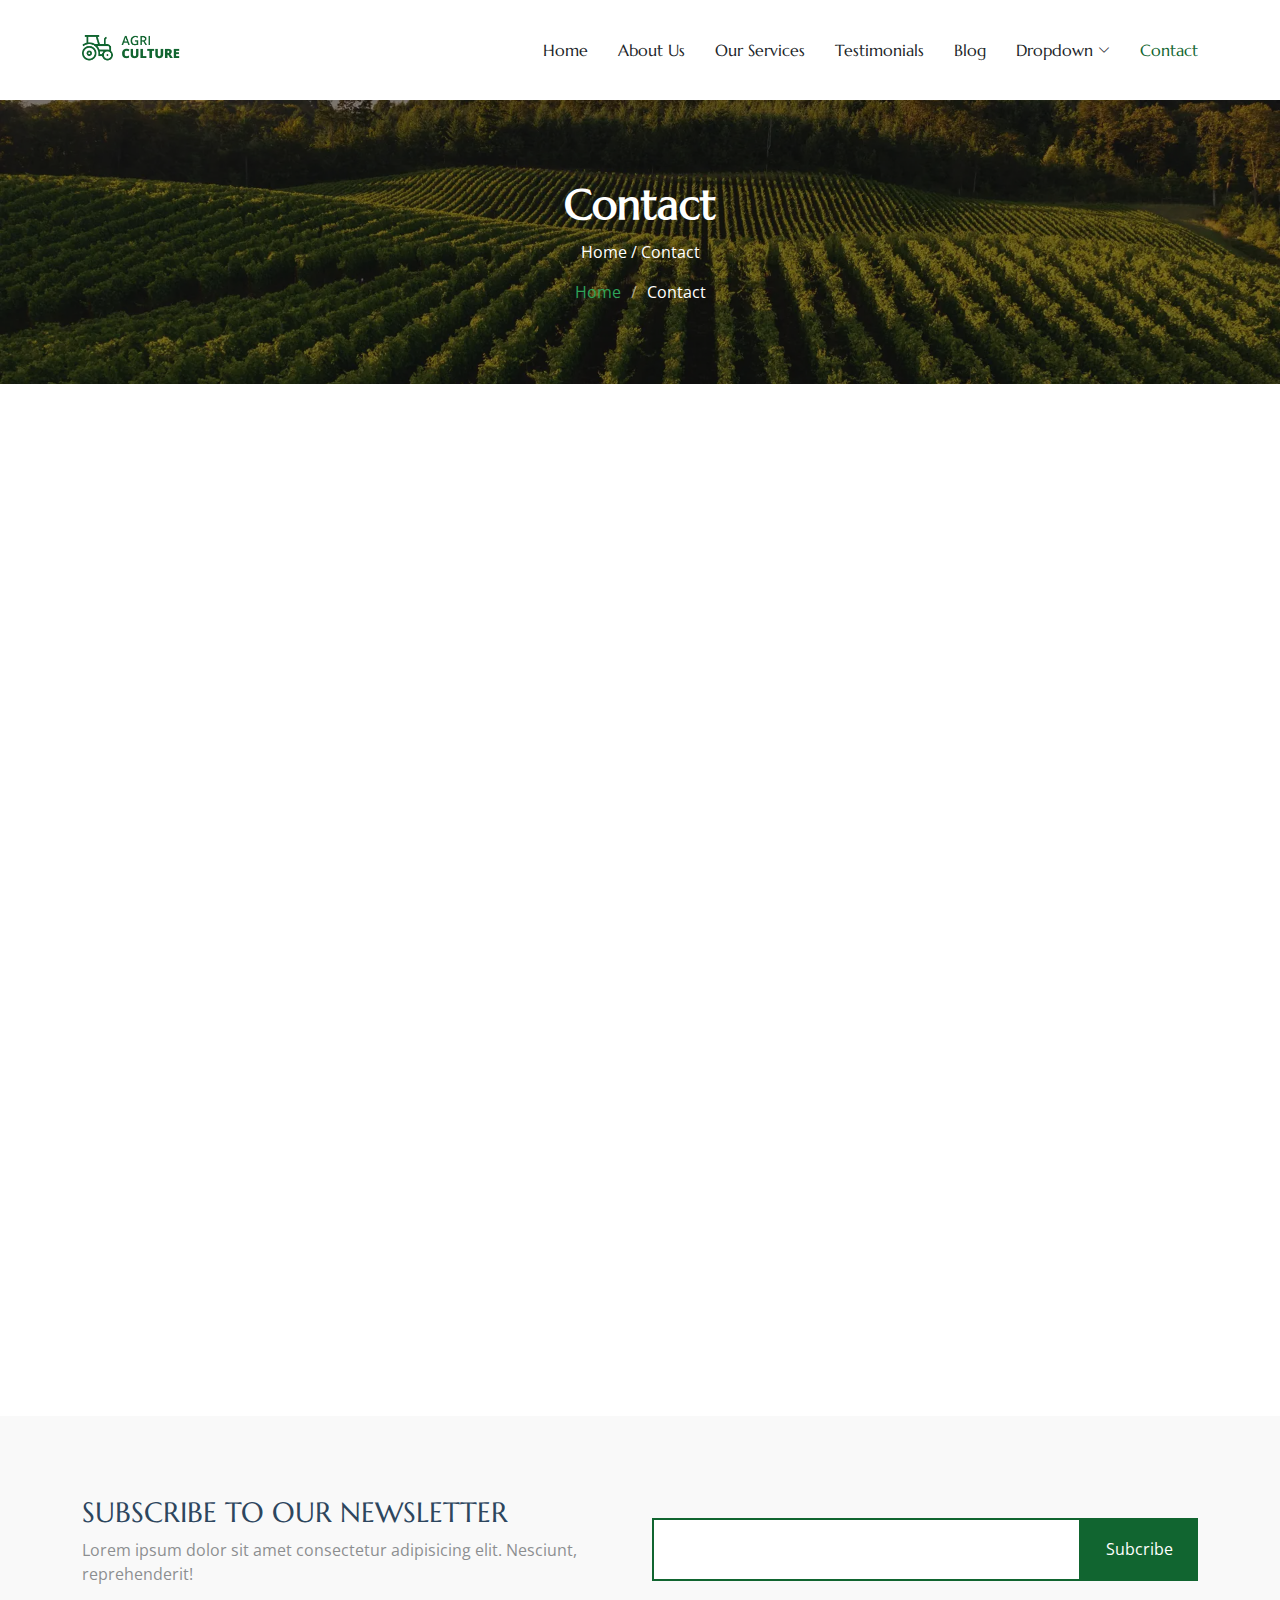
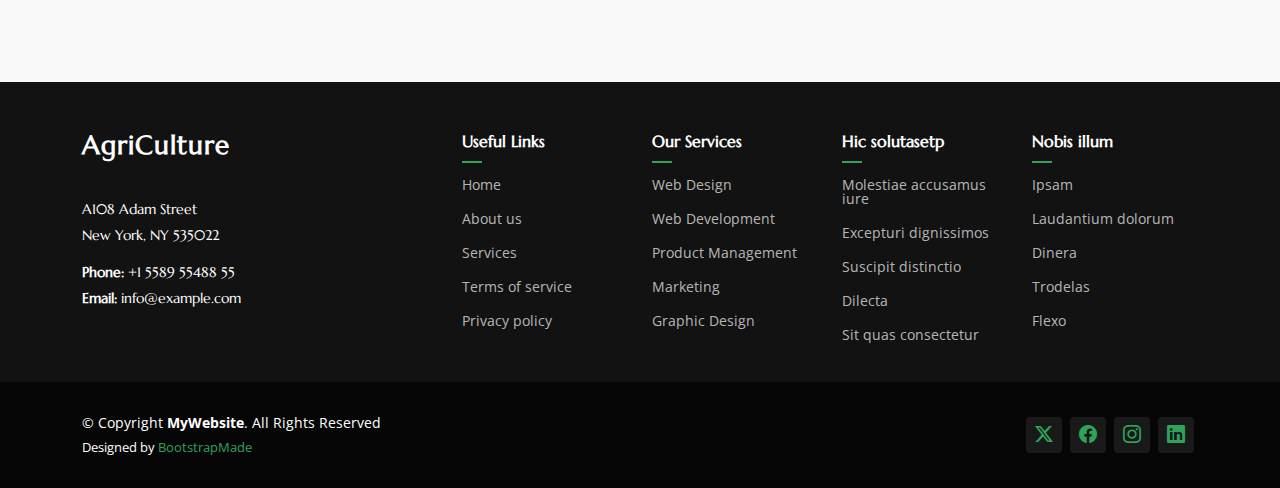
<file: contact.html>
<!DOCTYPE html>
<html lang="en">

<head>
  <meta charset="utf-8">
  <meta content="width=device-width, initial-scale=1.0" name="viewport">
  <title>Contact - AgriCulture Bootstrap Template</title>
  <meta content="" name="description">
  <meta content="" name="keywords">

  <!-- Favicons -->
  <link href="assets/img/favicon.png" rel="icon">
  <link href="assets/img/apple-touch-icon.png" rel="apple-touch-icon">

  <!-- Fonts -->
  <link href="https://fonts.googleapis.com" rel="preconnect">
  <link href="https://fonts.gstatic.com" rel="preconnect" crossorigin>
  <link href="https://fonts.googleapis.com/css2?family=Open+Sans:ital,wght@0,300;0,400;0,500;0,600;0,700;0,800;1,300;1,400;1,500;1,600;1,700;1,800&family=Marcellus:wght@400&display=swap" rel="stylesheet">

  <!-- Vendor CSS Files -->
  <link href="assets/vendor/bootstrap/css/bootstrap.min.css" rel="stylesheet">
  <link href="assets/vendor/bootstrap-icons/bootstrap-icons.css" rel="stylesheet">
  <link href="assets/vendor/aos/aos.css" rel="stylesheet">
  <link href="assets/vendor/swiper/swiper-bundle.min.css" rel="stylesheet">
  <link href="assets/vendor/glightbox/css/glightbox.min.css" rel="stylesheet">

  <!-- Main CSS File -->
  <link href="assets/css/main.css" rel="stylesheet">

  <!-- =======================================================
  * Template Name: AgriCulture
  * Template URL: https://bootstrapmade.com/agriculture-bootstrap-website-template/
  * Updated: Jun 27 2024 with Bootstrap v5.3.3
  * Author: BootstrapMade.com
  * License: https://bootstrapmade.com/license/
  ======================================================== -->
</head>

<body class="contact-page">

  <header id="header" class="header d-flex align-items-center position-relative">
    <div class="container-fluid container-xl position-relative d-flex align-items-center justify-content-between">

      <a href="index.html" class="logo d-flex align-items-center">
        <!-- Uncomment the line below if you also wish to use an image logo -->
        <img src="assets/img/logo.png" alt="AgriCulture">
        <!-- <h1 class="sitename">AgriCulture</h1>  -->
      </a>

      <nav id="navmenu" class="navmenu">
        <ul>
          <li><a href="index.html">Home</a></li>
          <li><a href="about.html">About Us</a></li>
          <li><a href="services.html">Our Services</a></li>
          <li><a href="testimonials.html">Testimonials</a></li>
          <li><a href="blog.html">Blog</a></li>
          <li class="dropdown"><a href="#"><span>Dropdown</span> <i class="bi bi-chevron-down toggle-dropdown"></i></a>
            <ul>
              <li><a href="#">Dropdown 1</a></li>
              <li class="dropdown"><a href="#"><span>Deep Dropdown</span> <i class="bi bi-chevron-down toggle-dropdown"></i></a>
                <ul>
                  <li><a href="#">Deep Dropdown 1</a></li>
                  <li><a href="#">Deep Dropdown 2</a></li>
                  <li><a href="#">Deep Dropdown 3</a></li>
                  <li><a href="#">Deep Dropdown 4</a></li>
                  <li><a href="#">Deep Dropdown 5</a></li>
                </ul>
              </li>
              <li><a href="#">Dropdown 2</a></li>
              <li><a href="#">Dropdown 3</a></li>
              <li><a href="#">Dropdown 4</a></li>
            </ul>
          </li>
          <li><a href="contact.html" class="active">Contact</a></li>
        </ul>
        <i class="mobile-nav-toggle d-xl-none bi bi-list"></i>
      </nav>

    </div>
  </header>

  <main class="main">

    <!-- Page Title -->
    <div class="page-title dark-background" data-aos="fade" style="background-image: url(assets/img/page-title-bg.webp);">
      <div class="container position-relative">
        <h1>Contact</h1>
        <p>
          Home
          /
          Contact
        </p>
        <nav class="breadcrumbs">
          <ol>
            <li><a href="index.html">Home</a></li>
            <li class="current">Contact</li>
          </ol>
        </nav>
      </div>
    </div><!-- End Page Title -->

    <!-- Contact Section -->
    <section id="contact" class="contact section">

      <div class="mb-5">
        <iframe style="width: 100%; height: 400px;" src="https://www.google.com/maps/embed?pb=!1m14!1m8!1m3!1d12097.433213460943!2d-74.0062269!3d40.7101282!3m2!1i1024!2i768!4f13.1!3m3!1m2!1s0x0%3A0xb89d1fe6bc499443!2sDowntown+Conference+Center!5e0!3m2!1smk!2sbg!4v1539943755621" frameborder="0" allowfullscreen=""></iframe>
      </div><!-- End Google Maps -->

      <div class="container" data-aos="fade">

        <div class="row gy-5 gx-lg-5">

          <div class="col-lg-4">

            <div class="info">
              <h3>Get in touch</h3>
              <p>Et id eius voluptates atque nihil voluptatem enim in tempore minima sit ad mollitia commodi minus.</p>

              <div class="info-item d-flex">
                <i class="bi bi-geo-alt flex-shrink-0"></i>
                <div>
                  <h4>Location:</h4>
                  <p>A108 Adam Street, New York, NY 535022</p>
                </div>
              </div><!-- End Info Item -->

              <div class="info-item d-flex">
                <i class="bi bi-envelope flex-shrink-0"></i>
                <div>
                  <h4>Email:</h4>
                  <p>info@example.com</p>
                </div>
              </div><!-- End Info Item -->

              <div class="info-item d-flex">
                <i class="bi bi-phone flex-shrink-0"></i>
                <div>
                  <h4>Call:</h4>
                  <p>+1 5589 55488 55</p>
                </div>
              </div><!-- End Info Item -->

            </div>

          </div>

          <div class="col-lg-8">
            <form action="forms/contact.php" method="post" role="form" class="php-email-form">
              <div class="row">
                <div class="col-md-6 form-group">
                  <input type="text" name="name" class="form-control" id="name" placeholder="Your Name" required="">
                </div>
                <div class="col-md-6 form-group mt-3 mt-md-0">
                  <input type="email" class="form-control" name="email" id="email" placeholder="Your Email" required="">
                </div>
              </div>
              <div class="form-group mt-3">
                <input type="text" class="form-control" name="subject" id="subject" placeholder="Subject" required="">
              </div>
              <div class="form-group mt-3">
                <textarea class="form-control" name="message" placeholder="Message" required=""></textarea>
              </div>
              <div class="my-3">
                <div class="loading">Loading</div>
                <div class="error-message"></div>
                <div class="sent-message">Your message has been sent. Thank you!</div>
              </div>
              <div class="text-center"><button type="submit">Send Message</button></div>
            </form>
          </div><!-- End Contact Form -->

        </div>

      </div>

    </section><!-- /Contact Section -->

    <!-- Call To Action Section -->
    <section id="call-to-action" class="call-to-action section light-background">

      <div class="content">
        <div class="container">
          <div class="row align-items-center">
            <div class="col-lg-6">
              <h3>Subscribe To Our Newsletter</h3>
              <p class="opacity-50">
                Lorem ipsum dolor sit amet consectetur adipisicing elit.
                Nesciunt, reprehenderit!
              </p>
            </div>
            <div class="col-lg-6">
              <form action="forms/newsletter.php" class="form-subscribe php-email-form">
                <div class="form-group d-flex align-items-stretch">
                  <input type="email" name="email" class="form-control h-100" placeholder="Enter your e-mail">
                  <input type="submit" class="btn btn-secondary px-4" value="Subcribe">
                </div>
                <div class="loading">Loading</div>
                <div class="error-message"></div>
                <div class="sent-message">
                  Your subscription request has been sent. Thank you!
                </div>
              </form>
            </div>
          </div>
        </div>
      </div>
    </section><!-- /Call To Action Section -->

  </main>

  <footer id="footer" class="footer dark-background">

    <div class="footer-top">
      <div class="container">
        <div class="row gy-4">
          <div class="col-lg-4 col-md-6 footer-about">
            <a href="index.html" class="logo d-flex align-items-center">
              <span class="sitename">AgriCulture</span>
            </a>
            <div class="footer-contact pt-3">
              <p>A108 Adam Street</p>
              <p>New York, NY 535022</p>
              <p class="mt-3"><strong>Phone:</strong> <span>+1 5589 55488 55</span></p>
              <p><strong>Email:</strong> <span>info@example.com</span></p>
            </div>
          </div>

          <div class="col-lg-2 col-md-3 footer-links">
            <h4>Useful Links</h4>
            <ul>
              <li><a href="#">Home</a></li>
              <li><a href="#">About us</a></li>
              <li><a href="#">Services</a></li>
              <li><a href="#">Terms of service</a></li>
              <li><a href="#">Privacy policy</a></li>
            </ul>
          </div>

          <div class="col-lg-2 col-md-3 footer-links">
            <h4>Our Services</h4>
            <ul>
              <li><a href="#">Web Design</a></li>
              <li><a href="#">Web Development</a></li>
              <li><a href="#">Product Management</a></li>
              <li><a href="#">Marketing</a></li>
              <li><a href="#">Graphic Design</a></li>
            </ul>
          </div>

          <div class="col-lg-2 col-md-3 footer-links">
            <h4>Hic solutasetp</h4>
            <ul>
              <li><a href="#">Molestiae accusamus iure</a></li>
              <li><a href="#">Excepturi dignissimos</a></li>
              <li><a href="#">Suscipit distinctio</a></li>
              <li><a href="#">Dilecta</a></li>
              <li><a href="#">Sit quas consectetur</a></li>
            </ul>
          </div>

          <div class="col-lg-2 col-md-3 footer-links">
            <h4>Nobis illum</h4>
            <ul>
              <li><a href="#">Ipsam</a></li>
              <li><a href="#">Laudantium dolorum</a></li>
              <li><a href="#">Dinera</a></li>
              <li><a href="#">Trodelas</a></li>
              <li><a href="#">Flexo</a></li>
            </ul>
          </div>

        </div>
      </div>
    </div>

    <div class="copyright text-center">
      <div class="container d-flex flex-column flex-lg-row justify-content-center justify-content-lg-between align-items-center">

        <div class="d-flex flex-column align-items-center align-items-lg-start">
          <div>
            © Copyright <strong><span>MyWebsite</span></strong>. All Rights Reserved
          </div>
          <div class="credits">
            <!-- All the links in the footer should remain intact. -->
            <!-- You can delete the links only if you purchased the pro version. -->
            <!-- Licensing information: https://bootstrapmade.com/license/ -->
            <!-- Purchase the pro version with working PHP/AJAX contact form: https://bootstrapmade.com/herobiz-bootstrap-business-template/ -->
            Designed by <a href="https://bootstrapmade.com/">BootstrapMade</a>
          </div>
        </div>

        <div class="social-links order-first order-lg-last mb-3 mb-lg-0">
          <a href=""><i class="bi bi-twitter-x"></i></a>
          <a href=""><i class="bi bi-facebook"></i></a>
          <a href=""><i class="bi bi-instagram"></i></a>
          <a href=""><i class="bi bi-linkedin"></i></a>
        </div>

      </div>
    </div>

  </footer>

  <!-- Scroll Top -->
  <a href="#" id="scroll-top" class="scroll-top d-flex align-items-center justify-content-center"><i class="bi bi-arrow-up-short"></i></a>

  <!-- Preloader -->
  <div id="preloader"></div>

  <!-- Vendor JS Files -->
  <script src="assets/vendor/bootstrap/js/bootstrap.bundle.min.js"></script>
  <script src="assets/vendor/php-email-form/validate.js"></script>
  <script src="assets/vendor/aos/aos.js"></script>
  <script src="assets/vendor/swiper/swiper-bundle.min.js"></script>
  <script src="assets/vendor/glightbox/js/glightbox.min.js"></script>

  <!-- Main JS File -->
  <script src="assets/js/main.js"></script>

</body>

</html>
</file>
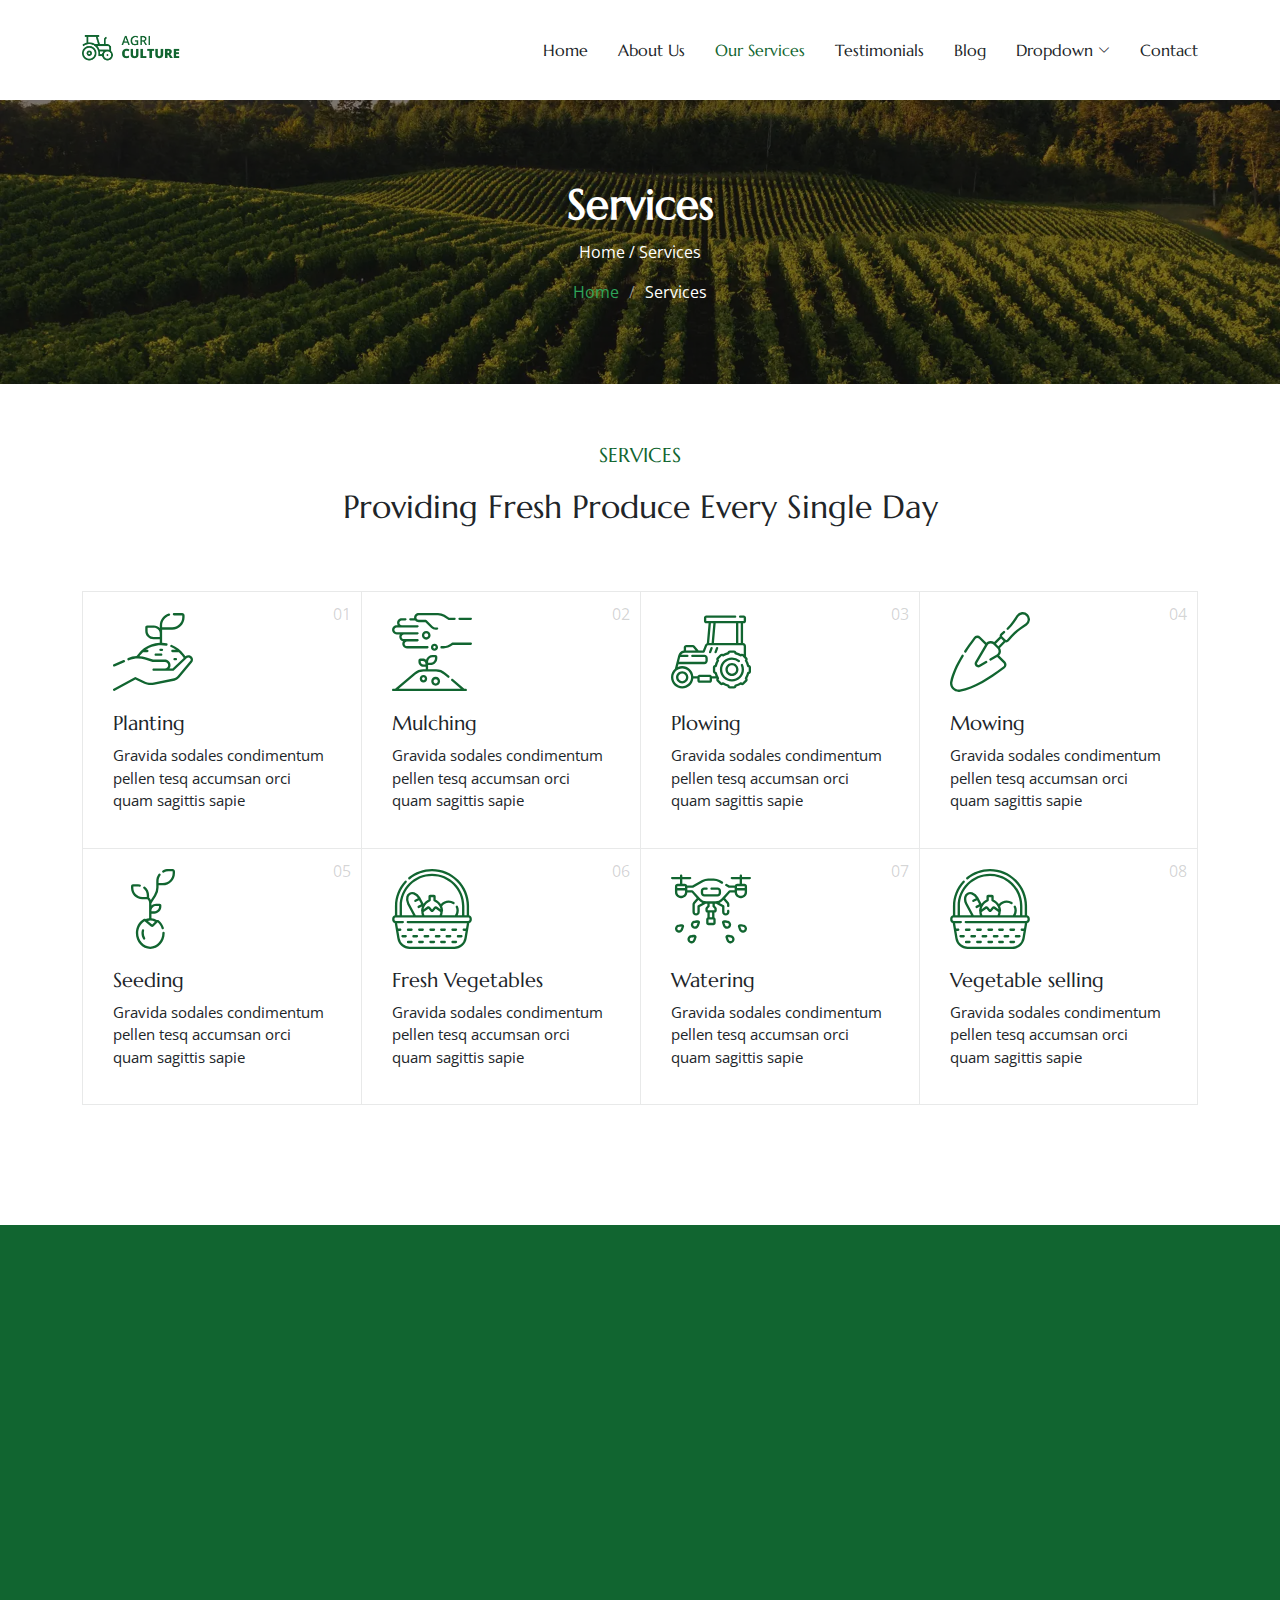
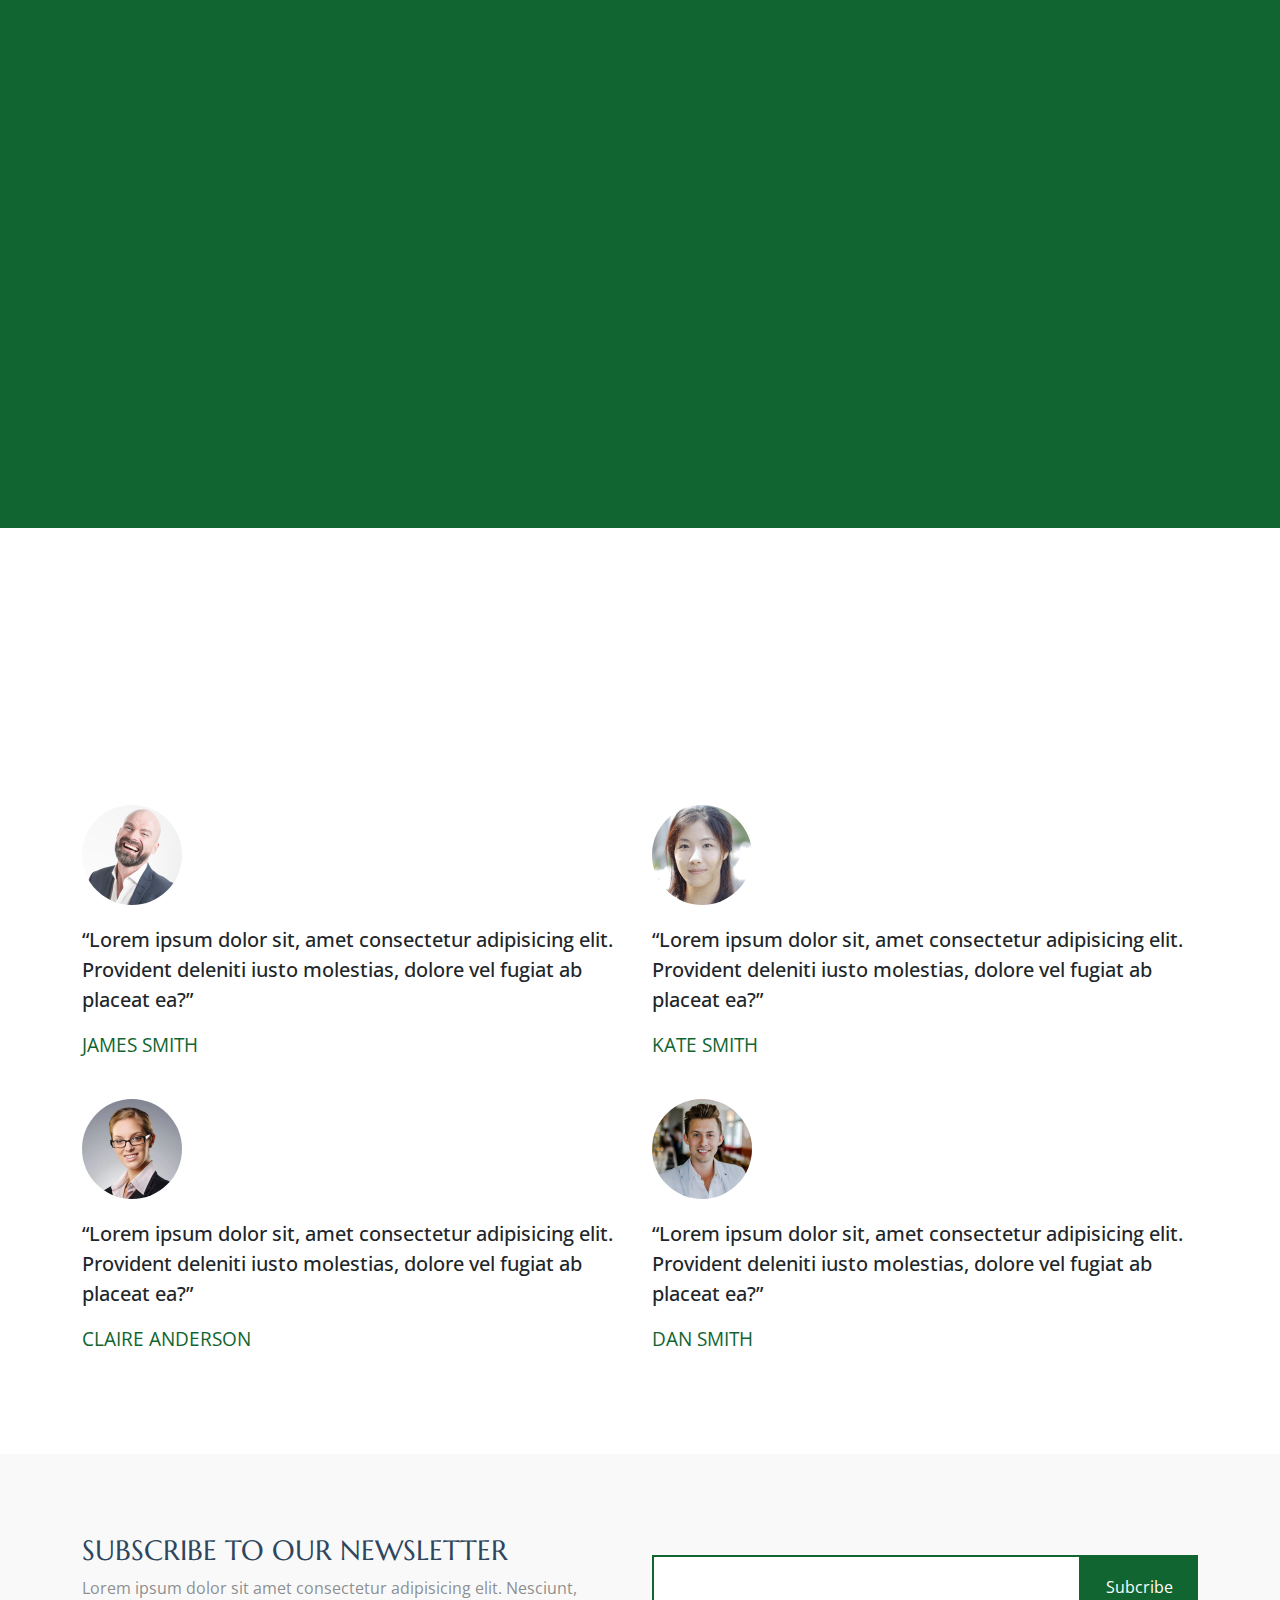
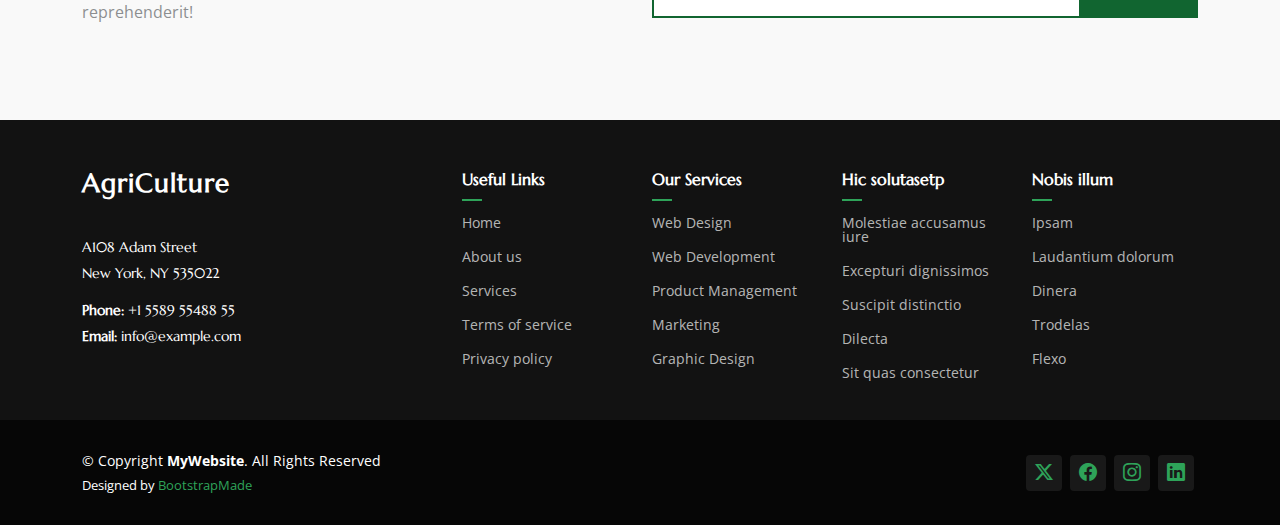
<file: services.html>
<!DOCTYPE html>
<html lang="en">

<head>
  <meta charset="utf-8">
  <meta content="width=device-width, initial-scale=1.0" name="viewport">
  <title>Services - AgriCulture Bootstrap Template</title>
  <meta content="" name="description">
  <meta content="" name="keywords">

  <!-- Favicons -->
  <link href="assets/img/favicon.png" rel="icon">
  <link href="assets/img/apple-touch-icon.png" rel="apple-touch-icon">

  <!-- Fonts -->
  <link href="https://fonts.googleapis.com" rel="preconnect">
  <link href="https://fonts.gstatic.com" rel="preconnect" crossorigin>
  <link href="https://fonts.googleapis.com/css2?family=Open+Sans:ital,wght@0,300;0,400;0,500;0,600;0,700;0,800;1,300;1,400;1,500;1,600;1,700;1,800&family=Marcellus:wght@400&display=swap" rel="stylesheet">

  <!-- Vendor CSS Files -->
  <link href="assets/vendor/bootstrap/css/bootstrap.min.css" rel="stylesheet">
  <link href="assets/vendor/bootstrap-icons/bootstrap-icons.css" rel="stylesheet">
  <link href="assets/vendor/aos/aos.css" rel="stylesheet">
  <link href="assets/vendor/swiper/swiper-bundle.min.css" rel="stylesheet">
  <link href="assets/vendor/glightbox/css/glightbox.min.css" rel="stylesheet">

  <!-- Main CSS File -->
  <link href="assets/css/main.css" rel="stylesheet">

  <!-- =======================================================
  * Template Name: AgriCulture
  * Template URL: https://bootstrapmade.com/agriculture-bootstrap-website-template/
  * Updated: Jun 27 2024 with Bootstrap v5.3.3
  * Author: BootstrapMade.com
  * License: https://bootstrapmade.com/license/
  ======================================================== -->
</head>

<body class="services-page">

  <header id="header" class="header d-flex align-items-center position-relative">
    <div class="container-fluid container-xl position-relative d-flex align-items-center justify-content-between">

      <a href="index.html" class="logo d-flex align-items-center">
        <!-- Uncomment the line below if you also wish to use an image logo -->
        <img src="assets/img/logo.png" alt="AgriCulture">
        <!-- <h1 class="sitename">AgriCulture</h1>  -->
      </a>

      <nav id="navmenu" class="navmenu">
        <ul>
          <li><a href="index.html">Home</a></li>
          <li><a href="about.html">About Us</a></li>
          <li><a href="services.html" class="active">Our Services</a></li>
          <li><a href="testimonials.html">Testimonials</a></li>
          <li><a href="blog.html">Blog</a></li>
          <li class="dropdown"><a href="#"><span>Dropdown</span> <i class="bi bi-chevron-down toggle-dropdown"></i></a>
            <ul>
              <li><a href="#">Dropdown 1</a></li>
              <li class="dropdown"><a href="#"><span>Deep Dropdown</span> <i class="bi bi-chevron-down toggle-dropdown"></i></a>
                <ul>
                  <li><a href="#">Deep Dropdown 1</a></li>
                  <li><a href="#">Deep Dropdown 2</a></li>
                  <li><a href="#">Deep Dropdown 3</a></li>
                  <li><a href="#">Deep Dropdown 4</a></li>
                  <li><a href="#">Deep Dropdown 5</a></li>
                </ul>
              </li>
              <li><a href="#">Dropdown 2</a></li>
              <li><a href="#">Dropdown 3</a></li>
              <li><a href="#">Dropdown 4</a></li>
            </ul>
          </li>
          <li><a href="contact.html">Contact</a></li>
        </ul>
        <i class="mobile-nav-toggle d-xl-none bi bi-list"></i>
      </nav>

    </div>
  </header>

  <main class="main">

    <!-- Page Title -->
    <div class="page-title dark-background" data-aos="fade" style="background-image: url(assets/img/page-title-bg.webp);">
      <div class="container position-relative">
        <h1>Services</h1>
        <p>
          Home
          /
          Services</p>
        <nav class="breadcrumbs">
          <ol>
            <li><a href="index.html">Home</a></li>
            <li class="current">Services</li>
          </ol>
        </nav>
      </div>
    </div><!-- End Page Title -->

    <!-- Services Section -->
    <section id="services" class="services section">

      <!-- Section Title -->
      <div class="container section-title" data-aos="fade-up">
        <h2>SERVICES</h2>
        <p>Providing Fresh Produce Every Single Day</p>
      </div><!-- End Section Title -->
      <div class="content">
        <div class="container">
          <div class="row g-0">
            <div class="col-lg-3 col-md-6">
              <div class="service-item">
                <span class="number">01</span>
                <div class="service-item-icon">
                  <svg xmlns="http://www.w3.org/2000/svg" version="1.1" xmlns:xlink="http://www.w3.org/1999/xlink" width="80" height="80" x="0" y="0" viewBox="0 0 509.435 509.435" style="enable-background: new 0 0 512 512" xml:space="preserve" class="">
                    <g>
                      <path d="M7.506 347.639c.994 0 2.005-.199 2.976-.619l62.037-26.857a7.5 7.5 0 0 0 3.903-9.862 7.5 7.5 0 0 0-9.862-3.903L4.523 333.255a7.501 7.501 0 0 0 2.983 14.384zM500.883 283.197c-10.953-10.952-28.175-11.423-39.689-1.267l-10.034-13.307c-19.783-26.239-46.1-46.623-76.103-58.948a7.5 7.5 0 0 0-5.699 13.875c11.136 4.575 21.708 10.382 31.567 17.249h-22.621c-4.143 0-7.5 3.358-7.5 7.5s3.357 7.5 7.5 7.5h41.188a169.382 169.382 0 0 1 19.691 21.855l11.048 14.652-71.171 67.597h-19.48a35.772 35.772 0 0 0 6.775-20.976c0-19.837-16.139-35.975-35.976-35.975h-75.023l-48.33-15.005a160.871 160.871 0 0 0-37.992-6.934l2.533-3.359a169.852 169.852 0 0 1 19.67-21.855h27.398c4.143 0 7.5-3.358 7.5-7.5s-3.357-7.5-7.5-7.5h-8.848a165.125 165.125 0 0 1 38.01-19.73c28.992-10.532 60.376-12.89 90.754-6.821a7.498 7.498 0 0 0 8.824-5.885 7.5 7.5 0 0 0-5.885-8.824 184.517 184.517 0 0 0-28.616-3.4v-83.727h64.189c43.49 0 78.872-35.382 78.872-78.872V22.488c0-8.712-7.088-15.801-15.801-15.801h-51.729c-4.143 0-7.5 3.358-7.5 7.5s3.357 7.5 7.5 7.5h51.729c.441 0 .801.359.801.801v11.051c0 35.219-28.653 63.872-63.872 63.872h-64.189V85.559c0-28.082 18.793-53.262 45.701-61.234a7.5 7.5 0 1 0-4.261-14.382c-15.972 4.732-30.338 14.681-40.451 28.015-10.46 13.79-15.988 30.25-15.988 47.601v16.416c-9.59-9.839-22.97-15.965-37.762-15.965h-43.432c-6.193 0-11.232 5.039-11.232 11.232v23.629c0 29.093 23.669 52.762 52.763 52.762h39.663v22.475a183.375 183.375 0 0 0-55.199 10.86c-32.974 11.978-61.705 33.297-83.085 61.653l-9.313 12.351a161.07 161.07 0 0 0-54.289 12.692 7.5 7.5 0 0 0-3.949 9.844 7.498 7.498 0 0 0 9.844 3.949c31.858-13.616 67.62-15.458 100.696-5.188l49.416 15.343c.72.224 1.47.337 2.224.337h76.161c11.566 0 20.976 9.409 20.976 20.975s-9.409 20.976-20.976 20.976h-71.803c-4.143 0-7.5 3.358-7.5 7.5s3.357 7.5 7.5 7.5h123.477a7.5 7.5 0 0 0 5.165-2.062l83.48-79.289c5.56-5.279 14.158-5.167 19.577.252a13.957 13.957 0 0 1 .853 18.9l-80.942 97.046a37.161 37.161 0 0 1-21.112 12.581L259.57 448.474c-20.377 4.113-41.89 1.365-60.575-7.739l-53.332-25.982a7.507 7.507 0 0 0-6.884.162L3.903 488.665a7.5 7.5 0 0 0 7.197 13.161l131.475-71.888 49.849 24.285c21.631 10.538 46.53 13.72 70.114 8.957l129.506-26.146a52.209 52.209 0 0 0 29.663-17.677l80.942-97.046c9.682-11.61 8.923-28.426-1.766-39.114zM258.212 158.634c-20.822 0-37.763-16.94-37.763-37.762V101.01h39.664c20.822 0 37.762 16.94 37.762 37.762v19.861h-39.663z" fill="currentColor" opacity="1" data-original="currentColor"></path>
                      <path d="M319.171 240.778a7.5 7.5 0 0 0-7.5-7.5h-9.43c-4.143 0-7.5 3.358-7.5 7.5s3.357 7.5 7.5 7.5h9.43a7.5 7.5 0 0 0 7.5-7.5zM272.068 264.08c-4.143 0-7.5 3.358-7.5 7.5s3.357 7.5 7.5 7.5h34.888c4.143 0 7.5-3.358 7.5-7.5s-3.357-7.5-7.5-7.5zM400.305 307.996c4.143 0 7.5-3.358 7.5-7.5s-3.357-7.5-7.5-7.5h-8.172c-4.143 0-7.5 3.358-7.5 7.5s3.357 7.5 7.5 7.5z" fill="currentColor" opacity="1" data-original="currentColor"></path>
                    </g>
                  </svg>
                </div>
                <div class="service-item-content">
                  <h3 class="service-heading">Planting</h3>
                  <p>
                    Gravida sodales condimentum pellen tesq accumsan orci quam
                    sagittis sapie
                  </p>
                </div>
              </div>
            </div>
            <div class="col-lg-3 col-md-6">
              <div class="service-item">
                <span class="number">02</span>
                <div class="service-item-icon">
                  <svg xmlns="http://www.w3.org/2000/svg" version="1.1" xmlns:xlink="http://www.w3.org/1999/xlink" width="80" height="80" x="0" y="0" viewBox="0 0 514.314 514.314" style="enable-background: new 0 0 512 512" xml:space="preserve" class="">
                    <g>
                      <path d="M434.176 51.297h72.639c4.143 0 7.5-3.358 7.5-7.5s-3.357-7.5-7.5-7.5h-72.639c-4.143 0-7.5 3.358-7.5 7.5s3.357 7.5 7.5 7.5zM117.994 54.791h30.852c5.47 6.605 13.729 10.82 22.955 10.82h42.865l35.886 35.886c8.246 8.246 19.209 12.787 30.869 12.787h8.32c4.143 0 7.5-3.358 7.5-7.5s-3.357-7.5-7.5-7.5h-8.32c-7.654 0-14.85-2.981-20.262-8.393l-38.083-38.083a7.5 7.5 0 0 0-5.304-2.197H171.8c-8.159 0-14.797-6.638-14.797-14.797s6.638-14.797 14.797-14.797h123.757a66.756 66.756 0 0 1 35.416 10.157l30.374 18.983a7.497 7.497 0 0 0 3.975 1.14h36.891c4.143 0 7.5-3.358 7.5-7.5s-3.357-7.5-7.5-7.5h-34.739l-28.551-17.843a81.742 81.742 0 0 0-43.365-12.437H171.801c-16.43 0-29.797 13.367-29.797 29.798 0 1.349.099 2.675.273 3.977h-24.283a7.5 7.5 0 1 0 0 14.999zM30.38 144.476h20.344a29.724 29.724 0 0 0-4.003 14.921c0 14.399 10.225 26.453 23.795 29.288a29.746 29.746 0 0 0-4.371 15.555c0 16.499 13.423 29.921 29.921 29.921h131.637a7.5 7.5 0 0 0 7.498-7.688 7.5 7.5 0 0 0-8.307-7.311H96.065c-8.228 0-14.921-6.694-14.921-14.921s6.693-14.921 14.921-14.921H163.9c4.143 0 7.5-3.358 7.5-7.5s-3.357-7.5-7.5-7.5H76.643c-8.228 0-14.922-6.694-14.922-14.921s6.694-14.921 14.922-14.921H163.9c4.143 0 7.5-3.358 7.5-7.5s-3.357-7.5-7.5-7.5H30.38c-8.228 0-14.921-6.694-14.921-14.921s6.693-14.921 14.921-14.921H163.9c4.143 0 7.5-3.358 7.5-7.5s-3.357-7.5-7.5-7.5H62.547c-8.228 0-14.921-6.694-14.921-14.921s6.693-14.921 14.921-14.921h23.485c4.143 0 7.5-3.358 7.5-7.5s-3.357-7.5-7.5-7.5H62.547c-16.498 0-29.921 13.423-29.921 29.921a29.719 29.719 0 0 0 4.003 14.921H30.38C13.882 84.636.459 98.059.459 114.557s13.423 29.919 29.921 29.919zM506.814 196.74H389.248a7.497 7.497 0 0 0-4.629 1.599l-5.613 4.403c-13.495 10.588-30.375 16.42-47.529 16.42h-12.272a7.5 7.5 0 0 0-8.309 7.5 7.5 7.5 0 0 0 7.5 7.5h13.081c20.496 0 40.664-6.967 56.788-19.618l3.574-2.804h114.976a7.5 7.5 0 1 0-.001-15z" fill="currentColor" opacity="1" data-original="currentColor" class=""></path>
                      <path d="M192.215 150.164c0 15.372 12.506 27.878 27.878 27.878s27.879-12.506 27.879-27.878-12.507-27.878-27.879-27.878-27.878 12.506-27.878 27.878zm40.757 0c0 7.101-5.777 12.878-12.879 12.878-7.101 0-12.878-5.777-12.878-12.878s5.777-12.878 12.878-12.878c7.101-.001 12.879 5.777 12.879 12.878zM273.049 203.771c-12.599 0-22.848 10.25-22.848 22.848s10.249 22.847 22.848 22.847 22.848-10.249 22.848-22.847-10.25-22.848-22.848-22.848zm0 30.695c-4.327 0-7.848-3.52-7.848-7.847s3.521-7.848 7.848-7.848 7.848 3.521 7.848 7.848-3.521 7.847-7.848 7.847zM474.178 493.298h-9.202l-73.199-62.323c-3.155-2.686-7.888-2.305-10.573.849s-2.305 7.887.849 10.572l59.785 50.902H43.105l108.164-92.092a77.855 77.855 0 0 1 50.423-18.558h81.558a77.851 77.851 0 0 1 50.423 18.558l24.029 20.458a7.498 7.498 0 0 0 10.573-.849 7.5 7.5 0 0 0-.849-10.572l-24.029-20.458a92.867 92.867 0 0 0-60.147-22.137h-51.158v-26.806h15.44c24.205 0 43.896-19.692 43.896-43.897v-8.808c0-6.785-5.52-12.305-12.305-12.305h-18.135c-19.99 0-36.891 13.437-42.174 31.749-5.716-4.945-13.156-7.947-21.29-7.947h-15.061c-6.942 0-12.591 5.648-12.591 12.592v7.399c0 17.97 14.619 32.589 32.589 32.589h14.629v15.433h-15.399a92.867 92.867 0 0 0-60.147 22.137L19.967 493.298H7.5c-4.143 0-7.5 3.358-7.5 7.5s3.357 7.5 7.5 7.5h466.678a7.5 7.5 0 0 0 0-15zM232.092 319.73c0-15.934 12.963-28.897 28.897-28.897h15.439v6.112c0 15.934-12.963 28.897-28.896 28.897h-15.44zm-16.978 17.485h-12.651c-9.698 0-17.589-7.89-17.589-17.589v-4.991h12.651c9.698 0 17.589 7.89 17.589 17.589z" fill="currentColor" opacity="1" data-original="currentColor" class=""></path>
                      <path d="M178.358 429.065c0 13.218 10.754 23.972 23.972 23.972s23.972-10.753 23.972-23.972-10.754-23.972-23.972-23.972-23.972 10.753-23.972 23.972zm32.944 0c0 4.947-4.024 8.972-8.972 8.972s-8.972-4.025-8.972-8.972 4.024-8.972 8.972-8.972 8.972 4.024 8.972 8.972zM252.23 445.536c0 15.706 12.777 28.484 28.483 28.484s28.484-12.778 28.484-28.484-12.778-28.484-28.484-28.484-28.483 12.778-28.483 28.484zm41.968 0c0 7.435-6.049 13.484-13.484 13.484s-13.483-6.049-13.483-13.484 6.049-13.484 13.483-13.484c7.435 0 13.484 6.049 13.484 13.484z" fill="currentColor" opacity="1" data-original="currentColor" class=""></path>
                    </g>
                  </svg>
                </div>
                <div class="service-item-content">
                  <h3 class="service-heading">Mulching</h3>
                  <p>
                    Gravida sodales condimentum pellen tesq accumsan orci quam
                    sagittis sapie
                  </p>
                </div>
              </div>
            </div>
            <div class="col-lg-3 col-md-6">
              <div class="service-item">
                <span class="number">03</span>
                <div class="service-item-icon">
                  <svg xmlns="http://www.w3.org/2000/svg" version="1.1" xmlns:xlink="http://www.w3.org/1999/xlink" width="80" height="80" x="0" y="0" viewBox="0 0 516.53 516.53" style="enable-background: new 0 0 512 512" xml:space="preserve" class="">
                    <g>
                      <path d="M504.085 341.447a113.617 113.617 0 0 0-11.524-27.805c3.866-6.212 3.104-14.506-2.288-19.897l-5.804-5.804v-67.388c0-10.907-8.398-19.878-19.066-20.817V73.099h4.012c8.301 0 15.054-6.753 15.054-15.054V37.599c0-8.301-6.753-15.054-15.054-15.054h-23.242a7.5 7.5 0 0 0 0 15l23.296.054-.054 20.5-241.554-.054.054-20.5H414.21a7.5 7.5 0 0 0 0-15H227.916c-8.301 0-15.054 6.753-15.054 15.054v20.446c0 8.301 6.753 15.054 15.054 15.054h14.719L231.27 201.13c-5.215 2.077-9.463 6.215-11.642 11.675l-14.014 35.128h-27.323l-24.417-28.857a16.73 16.73 0 0 0-12.795-5.936H99.071c-9.242 0-16.761 7.519-16.761 16.761v18.66a44.759 44.759 0 0 0-35.97 33.278L24.937 367.09C9.676 380.359 0 399.894 0 421.658c0 39.881 32.446 72.327 72.328 72.327 37.349 0 68.174-28.457 71.938-64.827h25.905v12.546c0 8.282 6.738 15.02 15.02 15.02h64.364c8.282 0 15.02-6.738 15.02-15.02v-12.546h29.374c-3.278 6.098-2.356 13.875 2.785 19.016l19.555 19.554a16 16 0 0 0 11.388 4.718c3.045 0 5.961-.839 8.506-2.431a113.556 113.556 0 0 0 27.808 11.525c1.662 7.123 8.064 12.445 15.686 12.445h27.655c7.602 0 13.99-5.293 15.672-12.441a113.582 113.582 0 0 0 27.814-11.525 15.986 15.986 0 0 0 8.514 2.427c4.302 0 8.346-1.675 11.388-4.717l19.555-19.555c5.396-5.396 6.156-13.7 2.29-19.901a113.607 113.607 0 0 0 11.522-27.801c7.123-1.662 12.445-8.064 12.445-15.686v-27.655c-.002-7.621-5.324-14.023-12.447-15.684zm-53.681-141.805h-15.681V73.099h15.681zM419.723 73.099v126.543h-142.46l11.233-126.543zm-146.286 0-11.233 126.543h-15.743l11.234-126.543zM99.071 228.14h42.008c.519 0 1.008.227 1.344.624l16.219 19.169H97.311v-18.032c0-.971.79-1.761 1.76-1.761zm-51.11 108.845h167.157c12.315 0 22.334-10.019 22.334-22.334v-16.152c0-12.315-10.019-22.334-22.334-22.334h-77.364a7.5 7.5 0 0 0 0 15h77.364c4.044 0 7.334 3.29 7.334 7.334v16.152c0 4.044-3.29 7.334-7.334 7.334H51.727l7.738-30.821h46.327a7.5 7.5 0 0 0 0-15h-40.76a29.774 29.774 0 0 1 24.779-13.231h120.886a7.5 7.5 0 0 0 6.966-4.721l15.897-39.849a5.883 5.883 0 0 1 5.49-3.721h224.51a5.916 5.916 0 0 1 5.91 5.91v52.522c-5.348-4.343-12.853-4.747-18.636-1.165a113.598 113.598 0 0 0-27.818-11.532c-1.662-7.123-8.063-12.445-15.685-12.445h-27.655c-7.602 0-13.99 5.294-15.672 12.441a113.583 113.583 0 0 0-27.818 11.527c-6.213-3.868-14.506-3.104-19.897 2.288l-19.555 19.555c-5.375 5.375-6.149 13.637-2.28 19.884a113.572 113.572 0 0 0-11.531 27.818c-7.123 1.662-12.445 8.063-12.445 15.685v27.655c0 7.602 5.293 13.99 12.441 15.672 1.242 4.67 2.784 9.24 4.603 13.699h-24.12c-2.277-5.402-7.626-9.204-13.847-9.204h-64.364c-6.221 0-11.569 3.802-13.847 9.204h-27.078c-3.764-36.371-34.589-64.828-71.938-64.828a71.896 71.896 0 0 0-28.994 6.086zm24.367 142c-31.61 0-57.328-25.717-57.328-57.327s25.717-57.328 57.328-57.328 57.327 25.717 57.327 57.328-25.717 57.327-57.327 57.327zm177.24-37.262h-.013l-64.384-.02.02-21.75 64.384.02zm251.962-56.937c0 .609-.496 1.105-1.189 1.105-4.816 0-8.956 3.287-10.065 7.992a98.695 98.695 0 0 1-12.139 29.288c-2.543 4.113-1.939 9.365 1.447 12.75l.084.084a1.105 1.105 0 0 1 0 1.562l-19.555 19.555a1.085 1.085 0 0 1-.781.323c-.208 0-.514-.056-.761-.303a3.326 3.326 0 0 0-.084-.084c-3.406-3.407-8.658-4.01-12.77-1.467a98.657 98.657 0 0 1-29.288 12.138c-4.706 1.11-7.992 5.25-7.992 10.15 0 .609-.496 1.105-1.104 1.105h-27.655c-.609 0-1.105-.496-1.105-1.189 0-4.816-3.287-8.956-7.992-10.066a98.69 98.69 0 0 1-29.287-12.137 10.35 10.35 0 0 0-5.455-1.561c-2.68 0-5.338 1.049-7.38 3.091a1.085 1.085 0 0 1-.781.323c-.208 0-.513-.056-.781-.324l-19.555-19.555c-.431-.431-.431-1.132.064-1.627 3.406-3.406 4.009-8.657 1.466-12.77a98.66 98.66 0 0 1-12.138-29.287c-1.11-4.706-5.25-7.992-10.15-7.992a1.107 1.107 0 0 1-1.105-1.105V357.13c0-.609.496-1.104 1.189-1.104 4.816 0 8.956-3.287 10.066-7.992a98.661 98.661 0 0 1 12.138-29.288c2.542-4.112 1.939-9.364-1.531-12.833a1.106 1.106 0 0 1 0-1.563l19.555-19.555c.431-.431 1.132-.431 1.626.064 3.407 3.408 8.658 4.011 12.77 1.467a98.666 98.666 0 0 1 29.288-12.138c4.706-1.11 7.992-5.25 7.992-10.15 0-.609.496-1.105 1.105-1.105h27.655c.609 0 1.104.496 1.104 1.189 0 4.816 3.287 8.956 7.992 10.066a98.664 98.664 0 0 1 29.288 12.139c4.113 2.543 9.365 1.939 12.833-1.531a1.107 1.107 0 0 1 1.563 0l19.555 19.555c.431.431.431 1.132-.062 1.625-3.408 3.406-4.012 8.658-1.468 12.771a98.666 98.666 0 0 1 12.138 29.288c1.11 4.706 5.25 7.992 10.066 7.992h.084c.609 0 1.105.496 1.105 1.104z" fill="currentColor" opacity="1" data-original="currentColor" class=""></path>
                      <path d="M454.895 335.721a7.5 7.5 0 0 0-3.834 9.889 62.412 62.412 0 0 1 5.335 25.349c0 34.678-28.213 62.891-62.891 62.891s-62.891-28.213-62.891-62.891c0-34.679 28.213-62.892 62.891-62.892a62.934 62.934 0 0 1 40.397 14.703 7.5 7.5 0 0 0 10.566-.923 7.5 7.5 0 0 0-.923-10.566 77.96 77.96 0 0 0-50.041-18.213c-42.949 0-77.891 34.942-77.891 77.892 0 42.949 34.942 77.891 77.891 77.891s77.891-34.942 77.891-77.891c0-10.895-2.224-21.46-6.611-31.403a7.5 7.5 0 0 0-9.889-3.836zM72.328 381.807c-21.974 0-39.851 17.877-39.851 39.851s17.877 39.851 39.851 39.851 39.851-17.877 39.851-39.851-17.878-39.851-39.851-39.851zm0 64.702c-13.703 0-24.851-11.148-24.851-24.851s11.148-24.851 24.851-24.851 24.851 11.148 24.851 24.851-11.149 24.851-24.851 24.851z" fill="currentColor" opacity="1" data-original="currentColor" class=""></path>
                      <path d="M393.504 328.829c-23.23 0-42.13 18.899-42.13 42.13 0 23.23 18.899 42.129 42.13 42.129s42.13-18.899 42.13-42.129-18.9-42.13-42.13-42.13zm0 69.26c-14.959 0-27.13-12.17-27.13-27.129s12.17-27.13 27.13-27.13 27.13 12.17 27.13 27.13c0 14.958-12.171 27.129-27.13 27.129zM249.861 265.585a7.487 7.487 0 0 0 2.663.491 7.503 7.503 0 0 0 7.013-4.838l9.438-24.841a7.5 7.5 0 0 0-14.022-5.328l-9.438 24.841a7.499 7.499 0 0 0 4.346 9.675zM285.384 265.585a7.487 7.487 0 0 0 2.663.491 7.502 7.502 0 0 0 7.012-4.838l9.439-24.841a7.5 7.5 0 0 0-4.347-9.675 7.5 7.5 0 0 0-9.675 4.347l-9.439 24.841a7.5 7.5 0 0 0 4.347 9.675z" fill="currentColor" opacity="1" data-original="currentColor" class=""></path>
                    </g>
                  </svg>
                </div>
                <div class="service-item-content">
                  <h3 class="service-heading">Plowing</h3>
                  <p>
                    Gravida sodales condimentum pellen tesq accumsan orci quam
                    sagittis sapie
                  </p>
                </div>
              </div>
            </div>
            <div class="col-lg-3 col-md-6">
              <div class="service-item">
                <span class="number">04</span>
                <div class="service-item-icon">
                  <svg xmlns="http://www.w3.org/2000/svg" version="1.1" xmlns:xlink="http://www.w3.org/1999/xlink" width="80" height="80" x="0" y="0" viewBox="0 0 509.389 509.389" style="enable-background: new 0 0 512 512" xml:space="preserve" class="">
                    <g>
                      <path d="M495.69 14.267A46.636 46.636 0 0 0 458.364.766a46.637 46.637 0 0 0-34.257 20.05l-24.614 35.749a309.594 309.594 0 0 1-37.289 44.521 7.5 7.5 0 0 0 10.544 10.668 324.596 324.596 0 0 0 39.1-46.684l24.614-35.749a31.674 31.674 0 0 1 23.268-13.618 31.66 31.66 0 0 1 25.354 9.17 31.681 31.681 0 0 1 9.171 25.355 31.679 31.679 0 0 1-13.618 23.267l-35.75 24.615a324.066 324.066 0 0 0-59.859 53.246l-22.502 25.667a5.412 5.412 0 0 1-3.933 1.86c-1.518.071-2.966-.518-4.047-1.599l-21.873-21.872c-1.081-1.082-1.649-2.52-1.599-4.048s.711-2.925 1.86-3.933l15.802-13.854a7.5 7.5 0 0 0-9.889-11.279l-15.802 13.854a20.546 20.546 0 0 0-6.964 14.719 20.37 20.37 0 0 0 .64 5.69l-35.241 35.241c-7.726-5.323-17.119-7.656-26.65-6.449-8.734 1.104-16.614 5.058-22.612 11.157l-37.903-37.903a28.552 28.552 0 0 0-22.3-8.292 28.547 28.547 0 0 0-20.847 11.457c-23.749 31.972-43.447 60.009-60.222 85.713a7.5 7.5 0 0 0 6.275 11.6 7.495 7.495 0 0 0 6.288-3.402c16.606-25.447 36.135-53.239 59.7-84.966a13.562 13.562 0 0 1 9.903-5.441 13.585 13.585 0 0 1 10.595 3.939l39.789 39.789-63.489 107.398c-5.606 9.484-4.179 21.121 3.554 28.957 4.724 4.785 10.89 7.271 17.211 7.271 4.233-.001 8.536-1.115 12.519-3.399l40.792-24.114a7.499 7.499 0 1 0-7.632-12.912l-40.706 24.064c-4.745 2.723-9.055 1.038-11.506-1.446-1.129-1.144-4.561-5.302-1.318-10.787L239.37 211.63c3.736-6.32 10.058-10.474 17.342-11.395 7.292-.918 14.44 1.529 19.633 6.722l25.938 25.938c5.187 5.186 7.654 12.36 6.771 19.686-.878 7.28-4.911 13.598-10.99 17.288l-44.019 26.021a7.5 7.5 0 0 0 7.632 12.912l38.725-22.893 40.397 40.396a13.558 13.558 0 0 1 3.938 10.564 13.606 13.606 0 0 1-5.428 9.926c-54.818 40.993-97.27 69.301-137.646 91.785-50.099 27.898-95.647 45.713-139.25 54.462-13.202 2.648-26.235-1.337-35.759-10.935a40.033 40.033 0 0 1-10.799-36.472c10.129-48.517 33.232-101.845 70.63-163.033a7.501 7.501 0 0 0-12.799-7.823c-38.309 62.679-62.028 117.563-72.515 167.79-3.796 18.186 1.75 36.916 14.835 50.103 10.368 10.45 24.27 16.146 38.625 16.145 3.564 0 7.159-.352 10.732-1.068 45.149-9.06 92.12-27.398 143.597-56.063 40.984-22.823 83.956-51.469 139.331-92.878a28.597 28.597 0 0 0 11.407-20.864 28.554 28.554 0 0 0-8.292-22.245l-38.525-38.525c6.079-6.031 10.002-13.987 11.063-22.799 1.106-9.18-1.037-18.215-5.937-25.753l35.39-35.39a20.4 20.4 0 0 0 5.022.654 20.546 20.546 0 0 0 15.384-6.975l22.502-25.667a309.032 309.032 0 0 1 57.086-50.779l35.749-24.614a46.635 46.635 0 0 0 20.05-34.256 46.63 46.63 0 0 0-13.5-37.328zM340.732 184.685l-32.723 32.723-15.459-15.459 32.723-32.723z" fill="currentColor" opacity="1" data-original="currentColor"></path>
                    </g>
                  </svg>
                </div>
                <div class="service-item-content">
                  <h3 class="service-heading">Mowing</h3>
                  <p>
                    Gravida sodales condimentum pellen tesq accumsan orci quam
                    sagittis sapie
                  </p>
                </div>
              </div>
            </div>

            <div class="col-lg-3 col-md-6">
              <div class="service-item">
                <span class="number">05</span>
                <div class="service-item-icon">
                  <svg xmlns="http://www.w3.org/2000/svg" version="1.1" xmlns:xlink="http://www.w3.org/1999/xlink" width="80" height="80" x="0" y="0" viewBox="0 0 513.089 513.089" style="enable-background: new 0 0 512 512" xml:space="preserve" class="">
                    <g>
                      <path d="M194.209 386.877a7.497 7.497 0 0 0-9.15 5.363 75.07 75.07 0 0 0-2.428 18.947c0 13.789 3.615 27 10.454 38.204a7.494 7.494 0 0 0 10.308 2.495 7.5 7.5 0 0 0 2.494-10.309c-5.401-8.851-8.257-19.359-8.257-30.39a60.09 60.09 0 0 1 1.941-15.16 7.497 7.497 0 0 0-5.362-9.15z" fill="currentColor" opacity="1" data-original="currentColor"></path>
                      <path d="M382.56 0h-27.319c-12.654 0-25.236 3.119-36.386 9.021a7.5 7.5 0 0 0 7.018 13.258c9.124-4.83 19.005-7.278 29.368-7.278h27.222v12.022c0 34.679-28.213 62.892-62.892 62.892h-27.222V77.893c0-13.309 4.12-26.038 11.914-36.811a7.5 7.5 0 0 0-12.153-8.793c-9.657 13.347-14.762 29.117-14.762 45.604V119.154a88.294 88.294 0 0 1-14.296 48.23l-20.501 31.543a46.65 46.65 0 0 0-9.615-13.916l-1.273-1.273v-14.053c0-21.604-9.58-41.872-26.284-55.608a7.5 7.5 0 0 0-9.528 11.586c13.226 10.876 20.812 26.922 20.812 44.022v9.66h-29.069c-31.412 0-56.968-25.556-56.968-56.968v-9.66h29.069c3.454 0 6.976.329 10.467.977a7.5 7.5 0 0 0 2.738-14.748 72.57 72.57 0 0 0-13.205-1.229h-31.883c-6.72 0-12.187 5.467-12.187 12.186v12.474c0 39.684 32.284 71.968 71.968 71.968h33.463l1.273 1.273c5.979 5.979 9.271 13.927 9.271 22.381v98.306a79.003 79.003 0 0 0-21.446 5.114c-4.152-2.798-9.597-3.045-13.983-.509-30.558 17.671-49.541 52.263-49.541 90.277 0 56.188 41.481 101.901 92.47 101.901s92.47-45.713 92.47-101.901c0-.237-.004-.473-.009-.709l-.005-.334a7.5 7.5 0 0 0-7.499-7.433h-.068a7.5 7.5 0 0 0-7.433 7.567l.014.909c0 47.917-34.753 86.901-77.47 86.901s-77.47-38.984-77.47-86.901c0-32.212 15.656-61.449 40.948-76.643l40.182 34.094c5.225 4.433 13.1 4.099 17.929-.761l25.512-25.668c11.649 10.022 20.473 23.408 25.562 38.809a7.496 7.496 0 0 0 9.475 4.768 7.5 7.5 0 0 0 4.768-9.474c-6.15-18.613-17.027-34.756-31.454-46.681-4.011-3.317-9.358-3.923-13.824-1.93-10.53-6.377-22.136-10.243-34.128-11.384v-29.695h18.365c25.013 0 45.362-20.35 45.362-45.362v-7.928c0-6.115-4.975-11.089-11.089-11.089h-22.276c-11.667 0-22.318 4.429-30.362 11.693v-13.713l29.028-44.665a103.263 103.263 0 0 0 16.72-56.404v-14.239h27.222c42.949 0 77.892-34.942 77.892-77.892v-12.12C397.462 6.685 390.777 0 382.56 0zM251.211 356.136l-27.468-23.306a63.694 63.694 0 0 1 15.358-1.884c10.366 0 20.534 2.525 29.851 7.34zm25.752-118.894h18.365v4.017c0 16.742-13.62 30.362-30.362 30.362h-18.365v-4.017c0-16.741 13.62-30.362 30.362-30.362z" fill="currentColor" opacity="1" data-original="currentColor"></path>
                    </g>
                  </svg>
                </div>
                <div class="service-item-content">
                  <h3 class="service-heading">Seeding</h3>
                  <p>
                    Gravida sodales condimentum pellen tesq accumsan orci quam
                    sagittis sapie
                  </p>
                </div>
              </div>
            </div>
            <div class="col-lg-3 col-md-6">
              <div class="service-item">
                <span class="number">06</span>
                <div class="service-item-icon">
                  <svg xmlns="http://www.w3.org/2000/svg" version="1.1" xmlns:xlink="http://www.w3.org/1999/xlink" width="80" height="80" x="0" y="0" viewBox="0 0 511.67 511.67" style="enable-background: new 0 0 512 512" xml:space="preserve" class="">
                    <g>
                      <path d="M492.96 296.401v-59.276c0-63.338-24.665-122.886-69.452-167.673C378.721 24.666 319.174 0 255.835 0c-54.517 0-107.757 18.967-149.914 53.407a7.5 7.5 0 1 0 9.491 11.616C154.896 32.765 204.767 15 255.835 15c59.332 0 115.112 23.105 157.066 65.059 41.953 41.954 65.059 97.734 65.059 157.066v58.7h-15v-58.7C462.96 122.916 370.044 30 255.835 30S48.71 122.916 48.71 237.125v58.7h-15v-58.7c0-56.142 21.01-109.737 59.158-150.913a7.502 7.502 0 0 0-11.004-10.195C41.139 119.975 18.71 177.19 18.71 237.125v59.276c-10.029 2.3-17.535 11.291-17.535 22.008v5.81c0 10.194 6.791 18.828 16.085 21.627l16.782 99.17c6.535 38.622 39.71 66.654 78.882 66.654h285.822c39.172 0 72.347-28.032 78.882-66.654l16.782-99.17c9.294-2.798 16.085-11.432 16.085-21.627v-5.81c0-10.717-7.506-19.708-17.535-22.008zM63.71 237.125C63.71 131.187 149.896 45 255.835 45S447.96 131.187 447.96 237.125v58.7h-27.888a64.77 64.77 0 0 0 7.259-29.747c0-9.561-2.046-18.787-6.081-27.423a7.5 7.5 0 0 0-13.59 6.35c3.1 6.633 4.671 13.723 4.671 21.073a49.851 49.851 0 0 1-9.875 29.747h-82.073a68.421 68.421 0 0 0 3.912-22.766l-.003-.369a10.737 10.737 0 0 0 2.441-7.707l-.074-.952a81.022 81.022 0 0 0-6.053-25.058c9.161-14.126 24.883-22.763 41.856-22.763a49.676 49.676 0 0 1 26.83 7.844 7.5 7.5 0 0 0 8.086-12.634 64.65 64.65 0 0 0-34.916-10.21c-19.407 0-37.547 8.686-49.744 23.261a81.08 81.08 0 0 0-25.89-24.171l-7.325-4.298v-19.86c0-6.111-4.972-11.083-11.083-11.083h-24.17c-6.111 0-11.083 4.972-11.083 11.083v19.86l-7.325 4.298a81.067 81.067 0 0 0-24.083 21.633l-21.606-40.574a68.923 68.923 0 0 0-37.588-32.526 39.21 39.21 0 0 0-31.641 2.285 39.215 39.215 0 0 0-19.556 24.977 68.922 68.922 0 0 0 6.006 49.343l37.481 70.388H63.71zm88.14 58.7-41.235-77.438a53.95 53.95 0 0 1-4.701-38.625c1.687-6.691 5.971-12.162 12.061-15.405 6.091-3.244 13.022-3.745 19.516-1.409a53.936 53.936 0 0 1 28.384 23.614L146.29 196.99a7.5 7.5 0 0 0 7.051 13.241l19.627-10.451 13.619 25.575-19.627 10.451a7.5 7.5 0 0 0 7.051 13.241l17.809-9.483a81.015 81.015 0 0 0-5.807 24.466l-.074.961a10.774 10.774 0 0 0 1.468 6.319c-.018.6-.03 1.185-.03 1.752a68.427 68.427 0 0 0 3.914 22.766H151.85zm116.357-89.059 11.029 6.472a66.163 66.163 0 0 1 31.323 43.794l-23.74-16.479a13.027 13.027 0 0 0-17.511 2.36l-12.974 15.524-12.974-15.525c-2.59-3.099-6.283-4.719-10.029-4.719-2.584 0-5.193.771-7.481 2.359l-23.74 16.478a66.163 66.163 0 0 1 31.323-43.794l11.029-6.472a7.5 7.5 0 0 0 3.704-6.469v-20.238h16.336v20.238a7.504 7.504 0 0 0 3.705 6.471zm-60.729 89.059a53.472 53.472 0 0 1-5.062-20.774c.171-.105.342-.21.509-.326l30.046-20.854 15.047 18.007c2.065 2.471 5.097 3.888 8.317 3.888s6.252-1.417 8.317-3.888v-.001l15.047-18.006 29.574 20.527a53.458 53.458 0 0 1-5.081 21.428h-96.714zm288.017 28.394c0 4.182-3.402 7.584-7.584 7.584H101.084c-4.143 0-7.5 3.358-7.5 7.5s3.357 7.5 7.5 7.5h377.952l-5.751 33.987h-14.299c-4.143 0-7.5 3.358-7.5 7.5s3.357 7.5 7.5 7.5h11.76l-7.907 46.723a64.83 64.83 0 0 1-64.093 54.157H112.924a64.83 64.83 0 0 1-64.093-54.157l-7.907-46.723h11.76c4.143 0 7.5-3.358 7.5-7.5s-3.357-7.5-7.5-7.5H38.386l-5.751-33.987h36.487c4.143 0 7.5-3.358 7.5-7.5s-3.357-7.5-7.5-7.5H23.759c-4.182 0-7.584-3.402-7.584-7.584v-5.81c0-4.182 3.402-7.584 7.584-7.584h464.152c4.182 0 7.584 3.402 7.584 7.584z" fill="currentColor" opacity="1" data-original="currentColor"></path>
                      <path d="M246.338 395.79h21.993c4.143 0 7.5-3.358 7.5-7.5s-3.357-7.5-7.5-7.5h-21.993c-4.143 0-7.5 3.358-7.5 7.5s3.357 7.5 7.5 7.5zM174.455 395.79h21.994c4.143 0 7.5-3.358 7.5-7.5s-3.357-7.5-7.5-7.5h-21.994c-4.143 0-7.5 3.358-7.5 7.5s3.357 7.5 7.5 7.5zM102.573 395.79h21.994c4.143 0 7.5-3.358 7.5-7.5s-3.357-7.5-7.5-7.5h-21.994a7.5 7.5 0 0 0 0 15zM315.221 395.79h21.994c4.143 0 7.5-3.358 7.5-7.5s-3.357-7.5-7.5-7.5h-21.994c-4.143 0-7.5 3.358-7.5 7.5s3.357 7.5 7.5 7.5zM387.103 395.79h21.994c4.143 0 7.5-3.358 7.5-7.5s-3.357-7.5-7.5-7.5h-21.994c-4.143 0-7.5 3.358-7.5 7.5s3.357 7.5 7.5 7.5zM246.338 474.186h21.993c4.143 0 7.5-3.358 7.5-7.5s-3.357-7.5-7.5-7.5h-21.993c-4.143 0-7.5 3.358-7.5 7.5s3.357 7.5 7.5 7.5zM174.455 474.186h21.994c4.143 0 7.5-3.358 7.5-7.5s-3.357-7.5-7.5-7.5h-21.994c-4.143 0-7.5 3.358-7.5 7.5s3.357 7.5 7.5 7.5zM102.573 474.186h21.994c4.143 0 7.5-3.358 7.5-7.5s-3.357-7.5-7.5-7.5h-21.994a7.5 7.5 0 0 0 0 15zM337.215 459.186h-21.994c-4.143 0-7.5 3.358-7.5 7.5s3.357 7.5 7.5 7.5h21.994a7.5 7.5 0 0 0 0-15zM387.103 474.186h21.994c4.143 0 7.5-3.358 7.5-7.5s-3.357-7.5-7.5-7.5h-21.994c-4.143 0-7.5 3.358-7.5 7.5s3.357 7.5 7.5 7.5zM273.606 430.229a7.5 7.5 0 0 0 7.5 7.5H303.1c4.143 0 7.5-3.358 7.5-7.5s-3.357-7.5-7.5-7.5h-21.994a7.5 7.5 0 0 0-7.5 7.5zM201.725 430.229a7.5 7.5 0 0 0 7.5 7.5h21.994c4.143 0 7.5-3.358 7.5-7.5s-3.357-7.5-7.5-7.5h-21.994a7.5 7.5 0 0 0-7.5 7.5zM129.843 430.229a7.5 7.5 0 0 0 7.5 7.5h21.993c4.143 0 7.5-3.358 7.5-7.5s-3.357-7.5-7.5-7.5h-21.993a7.5 7.5 0 0 0-7.5 7.5zM87.454 422.729H67.46c-4.143 0-7.5 3.358-7.5 7.5s3.357 7.5 7.5 7.5h19.994c4.143 0 7.5-3.358 7.5-7.5s-3.357-7.5-7.5-7.5zM342.49 430.229a7.5 7.5 0 0 0 7.5 7.5h21.993c4.143 0 7.5-3.358 7.5-7.5s-3.357-7.5-7.5-7.5H349.99a7.5 7.5 0 0 0-7.5 7.5zM414.372 430.229a7.5 7.5 0 0 0 7.5 7.5h21.994c4.143 0 7.5-3.358 7.5-7.5s-3.357-7.5-7.5-7.5h-21.994a7.5 7.5 0 0 0-7.5 7.5z" fill="currentColor" opacity="1" data-original="currentColor"></path>
                    </g>
                  </svg>
                </div>
                <div class="service-item-content">
                  <h3 class="service-heading">Fresh Vegetables</h3>
                  <p>
                    Gravida sodales condimentum pellen tesq accumsan orci quam
                    sagittis sapie
                  </p>
                </div>
              </div>
            </div>
            <div class="col-lg-3 col-md-6">
              <div class="service-item">
                <span class="number">07</span>
                <div class="service-item-icon">
                  <svg xmlns="http://www.w3.org/2000/svg" version="1.1" xmlns:xlink="http://www.w3.org/1999/xlink" width="80" height="80" x="0" y="0" viewBox="0 0 512.805 512.805" style="enable-background: new 0 0 512 512" xml:space="preserve" class="">
                    <g>
                      <path d="M505.305 50.503h-50.094v-7.141c0-4.143-3.357-7.5-7.5-7.5s-7.5 3.357-7.5 7.5v7.141h-50.094c-4.143 0-7.5 3.357-7.5 7.5s3.357 7.5 7.5 7.5h50.094v29.428h-15.309c-7.223 0-13.385 4.557-15.809 10.939h-33.847l-16.98-9.451a7.5 7.5 0 0 0-7.295 13.107l18.682 10.397a7.507 7.507 0 0 0 3.647.946h34.681v15.505h-32.393a7.495 7.495 0 0 0-5.565 2.473l-47.127 52.176a49.438 49.438 0 0 1-36.627 16.273h-60.732a49.442 49.442 0 0 1-36.627-16.273l-47.127-52.176a7.5 7.5 0 0 0-5.565-2.473h-31.393V120.87h33.681a7.507 7.507 0 0 0 3.647-.946l64.468-35.883a64.829 64.829 0 0 1 31.454-8.163h35.656a64.819 64.819 0 0 1 31.454 8.164l17.778 9.896a7.5 7.5 0 0 0 7.295-13.107l-17.778-9.895a79.844 79.844 0 0 0-38.749-10.058h-35.656a79.854 79.854 0 0 0-38.749 10.057l-62.767 34.936h-32.847c-2.424-6.383-8.587-10.939-15.809-10.939H72.594V65.503h50.094c4.143 0 7.5-3.357 7.5-7.5s-3.357-7.5-7.5-7.5H72.594v-7.141c0-4.143-3.357-7.5-7.5-7.5s-7.5 3.357-7.5 7.5v7.141H7.5c-4.143 0-7.5 3.357-7.5 7.5s3.357 7.5 7.5 7.5h50.094v29.428H42.285c-9.331 0-16.922 7.591-16.922 16.922v37.917c0 20.438 16.628 37.066 37.066 37.066h5.329c19.899 0 36.18-15.765 37.025-35.461h28.101l31.968 35.393-22.399 27.123a21.63 21.63 0 0 0-4.939 13.742v47.817c0 12.898 10.494 23.393 23.394 23.393 12.898 0 23.393-10.494 23.393-23.393v-32.069l38.482-21.157c.917.04 1.834.073 2.755.073h7.432v13.542l-8.567 8.567a13.242 13.242 0 0 0-3.903 9.424v12.244c0 7.191 5.729 13.055 12.86 13.304v31.344c-4.637 2.472-7.804 7.354-7.804 12.965v21.867c0 8.097 6.588 14.685 14.686 14.685h31.326c8.098 0 14.686-6.588 14.686-14.685v-21.867c0-5.611-3.167-10.493-7.804-12.965v-31.32h1.533c7.349 0 13.327-5.979 13.327-13.327V253.83c0-3.56-1.387-6.906-3.903-9.423l-8.567-8.568v-13.542h5.432c.921 0 1.838-.034 2.755-.073l38.482 21.157v32.069c0 12.898 10.494 23.393 23.394 23.393 12.898 0 23.393-10.494 23.393-23.393v-6.886c0-4.143-3.357-7.5-7.5-7.5s-7.5 3.357-7.5 7.5v6.886c0 4.628-3.765 8.393-8.393 8.393s-8.394-3.765-8.394-8.393v-36.505a7.5 7.5 0 0 0-3.887-6.572l-27.481-15.109c8.638-3.622 16.49-9.101 22.889-16.186l2.763-3.06 20.994 25.422a6.596 6.596 0 0 1 1.507 4.191v8.97c0 4.143 3.357 7.5 7.5 7.5s7.5-3.357 7.5-7.5v-8.97c0-5.004-1.755-9.885-4.94-13.742l-22.398-27.122 31.968-35.393h29.101c.844 19.696 17.125 35.461 37.025 35.461h5.329c20.438 0 37.066-16.628 37.066-37.066v-37.917c0-9.331-7.591-16.922-16.922-16.922h-15.309V65.503h50.094c4.143 0 7.5-3.357 7.5-7.5s-3.361-7.5-7.503-7.5zm-463.02 59.428h45.617c1.06 0 1.922.862 1.922 1.922v10.341H40.363v-10.341c0-1.06.863-1.922 1.922-1.922zm25.474 61.905H62.43c-12.167 0-22.066-9.899-22.066-22.066v-12.576h49.461v12.576c-.001 12.167-9.899 22.066-22.066 22.066zm105.428 60.537a7.501 7.501 0 0 0-3.887 6.572v36.505c0 4.628-3.766 8.393-8.394 8.393s-8.393-3.765-8.393-8.393v-47.817c0-1.526.535-3.016 1.507-4.192l20.994-25.422 2.763 3.06c6.4 7.085 14.251 12.563 22.889 16.186zm98.064 112.865h-30.697v-21.237h30.697zm-7.804-36.237h-15.09v-29.6h15.09zm4.586-64.753 10.274 10.275v9.878h-42.811v-9.878l10.274-10.275a7.498 7.498 0 0 0 2.196-5.303v-16.648h17.869v16.648a7.509 7.509 0 0 0 2.198 5.303zm182.342-72.412h-5.329c-12.167 0-22.065-9.899-22.065-22.066v-12.576h49.461v12.576c-.001 12.167-9.9 22.066-22.067 22.066zm22.066-59.983v10.341H422.98v-10.341c0-1.06.862-1.922 1.922-1.922h45.617c1.06 0 1.922.862 1.922 1.922zM362.367 383.195c6.981-.812 13.229-4.296 17.591-9.808s6.317-12.393 5.504-19.374c-.812-6.982-4.296-13.229-9.808-17.592-2.043-1.617-8.26-6.537-34.74-7.778a13.377 13.377 0 0 0-11.103 5.056 13.396 13.396 0 0 0-2.37 11.969c7.289 25.484 13.507 30.406 15.551 32.023 4.694 3.716 10.382 5.685 16.279 5.685 1.027 0 2.061-.06 3.096-.181zm-19.86-39.447c15.467.902 22.253 3.181 23.839 4.436a11.245 11.245 0 0 1 4.218 7.564c.349 3.002-.491 5.961-2.367 8.331s-4.562 3.868-7.564 4.218c-3 .352-5.961-.491-8.331-2.367-1.587-1.256-5.364-7.336-9.795-22.182zM397.513 429.988c-2.044-1.617-8.263-6.54-34.74-7.778a13.416 13.416 0 0 0-11.103 5.057 13.392 13.392 0 0 0-2.37 11.967c7.289 25.486 13.507 30.407 15.551 32.024 4.695 3.716 10.382 5.685 16.279 5.685 1.026 0 2.06-.061 3.095-.181 6.982-.812 13.23-4.296 17.592-9.808s6.317-12.393 5.504-19.375c-.813-6.981-4.297-13.229-9.808-17.591zm-7.458 27.658a11.243 11.243 0 0 1-7.564 4.217 11.251 11.251 0 0 1-8.331-2.366c-1.586-1.256-5.363-7.337-9.793-22.182 15.464.9 22.251 3.18 23.838 4.436a11.245 11.245 0 0 1 4.218 7.564 11.25 11.25 0 0 1-2.368 8.331zM477.456 361.45c-2.044-1.617-8.263-6.54-34.74-7.778a13.403 13.403 0 0 0-11.103 5.057 13.392 13.392 0 0 0-2.37 11.967c7.289 25.486 13.507 30.407 15.551 32.024 4.695 3.716 10.382 5.685 16.279 5.685 1.026 0 2.06-.061 3.095-.181 6.982-.812 13.23-4.296 17.592-9.808s6.317-12.393 5.504-19.375c-.813-6.981-4.296-13.229-9.808-17.591zm-7.458 27.657c-1.876 2.37-4.562 3.867-7.564 4.217s-5.961-.492-8.331-2.366c-1.586-1.256-5.363-7.337-9.793-22.182 15.464.9 22.251 3.18 23.838 4.436a11.245 11.245 0 0 1 4.218 7.564 11.248 11.248 0 0 1-2.368 8.331zM171.891 328.644c-26.48 1.241-32.697 6.161-34.74 7.778-5.512 4.362-8.995 10.609-9.808 17.592-.813 6.981 1.142 13.862 5.504 19.374 4.361 5.512 10.609 8.995 17.591 9.808 1.036.121 2.068.181 3.096.181 5.897 0 11.585-1.969 16.279-5.685 2.044-1.617 8.262-6.539 15.551-32.023a13.396 13.396 0 0 0-2.37-11.969 13.39 13.39 0 0 0-11.103-5.056zm-11.387 37.286a11.231 11.231 0 0 1-8.331 2.367c-3.002-.35-5.688-1.848-7.564-4.218s-2.716-5.329-2.367-8.331a11.245 11.245 0 0 1 4.218-7.564c1.586-1.255 8.372-3.533 23.839-4.436-4.432 14.846-8.209 20.926-9.795 22.182zM150.032 422.21c-26.478 1.238-32.696 6.161-34.74 7.778-5.512 4.361-8.995 10.609-9.808 17.591s1.142 13.863 5.504 19.375c4.361 5.512 10.609 8.995 17.592 9.808 1.035.121 2.067.181 3.095.181 5.896-.001 11.585-1.97 16.279-5.685 2.044-1.617 8.262-6.538 15.551-32.024a13.392 13.392 0 0 0-2.37-11.967 13.385 13.385 0 0 0-11.103-5.057zm-11.386 37.286a11.253 11.253 0 0 1-8.331 2.366c-3.003-.35-5.688-1.847-7.564-4.217s-2.716-5.329-2.367-8.331a11.245 11.245 0 0 1 4.218-7.564c1.587-1.256 8.374-3.535 23.838-4.436-4.431 14.845-8.209 20.926-9.794 22.182zM70.089 353.672c-26.478 1.238-32.696 6.161-34.74 7.778-5.512 4.361-8.995 10.609-9.808 17.591s1.142 13.863 5.504 19.375c4.361 5.512 10.609 8.995 17.592 9.808 1.035.121 2.067.181 3.095.181 5.896-.001 11.585-1.97 16.279-5.685 2.044-1.617 8.262-6.538 15.551-32.024a13.392 13.392 0 0 0-2.37-11.967 13.374 13.374 0 0 0-11.103-5.057zm-11.387 37.286a11.243 11.243 0 0 1-8.331 2.366c-3.003-.35-5.688-1.847-7.564-4.217s-2.716-5.329-2.367-8.331a11.245 11.245 0 0 1 4.218-7.564c1.587-1.256 8.374-3.535 23.838-4.436-4.431 14.845-8.208 20.926-9.794 22.182z" fill="currentColor" opacity="1" data-original="currentColor"></path>
                      <path d="M213.116 133.756h14.881c4.143 0 7.5-3.357 7.5-7.5s-3.357-7.5-7.5-7.5h-14.881c-12.212 0-22.147 9.936-22.147 22.147v13.102c0 12.212 9.936 22.146 22.147 22.146h85.572c12.212 0 22.147-9.935 22.147-22.146v-13.102c0-12.212-9.936-22.147-22.147-22.147h-38.729c-4.143 0-7.5 3.357-7.5 7.5s3.357 7.5 7.5 7.5h38.729a7.155 7.155 0 0 1 7.147 7.147v13.102c0 3.94-3.206 7.146-7.147 7.146h-85.572c-3.941 0-7.147-3.206-7.147-7.146v-13.102a7.155 7.155 0 0 1 7.147-7.147z" fill="currentColor" opacity="1" data-original="currentColor"></path>
                    </g>
                  </svg>
                </div>
                <div class="service-item-content">
                  <h3 class="service-heading">Watering</h3>
                  <p>
                    Gravida sodales condimentum pellen tesq accumsan orci quam
                    sagittis sapie
                  </p>
                </div>
              </div>
            </div>
            <div class="col-lg-3 col-md-6">
              <div class="service-item">
                <span class="number">08</span>
                <div class="service-item-icon">
                  <svg xmlns="http://www.w3.org/2000/svg" version="1.1" xmlns:xlink="http://www.w3.org/1999/xlink" width="80" height="80" x="0" y="0" viewBox="0 0 511.67 511.67" style="enable-background: new 0 0 512 512" xml:space="preserve" class="">
                    <g>
                      <path d="M492.96 296.401v-59.276c0-63.338-24.665-122.886-69.452-167.673C378.721 24.666 319.174 0 255.835 0c-54.517 0-107.757 18.967-149.914 53.407a7.5 7.5 0 1 0 9.491 11.616C154.896 32.765 204.767 15 255.835 15c59.332 0 115.112 23.105 157.066 65.059 41.953 41.954 65.059 97.734 65.059 157.066v58.7h-15v-58.7C462.96 122.916 370.044 30 255.835 30S48.71 122.916 48.71 237.125v58.7h-15v-58.7c0-56.142 21.01-109.737 59.158-150.913a7.502 7.502 0 0 0-11.004-10.195C41.139 119.975 18.71 177.19 18.71 237.125v59.276c-10.029 2.3-17.535 11.291-17.535 22.008v5.81c0 10.194 6.791 18.828 16.085 21.627l16.782 99.17c6.535 38.622 39.71 66.654 78.882 66.654h285.822c39.172 0 72.347-28.032 78.882-66.654l16.782-99.17c9.294-2.798 16.085-11.432 16.085-21.627v-5.81c0-10.717-7.506-19.708-17.535-22.008zM63.71 237.125C63.71 131.187 149.896 45 255.835 45S447.96 131.187 447.96 237.125v58.7h-27.888a64.77 64.77 0 0 0 7.259-29.747c0-9.561-2.046-18.787-6.081-27.423a7.5 7.5 0 0 0-13.59 6.35c3.1 6.633 4.671 13.723 4.671 21.073a49.851 49.851 0 0 1-9.875 29.747h-82.073a68.421 68.421 0 0 0 3.912-22.766l-.003-.369a10.737 10.737 0 0 0 2.441-7.707l-.074-.952a81.022 81.022 0 0 0-6.053-25.058c9.161-14.126 24.883-22.763 41.856-22.763a49.676 49.676 0 0 1 26.83 7.844 7.5 7.5 0 0 0 8.086-12.634 64.65 64.65 0 0 0-34.916-10.21c-19.407 0-37.547 8.686-49.744 23.261a81.08 81.08 0 0 0-25.89-24.171l-7.325-4.298v-19.86c0-6.111-4.972-11.083-11.083-11.083h-24.17c-6.111 0-11.083 4.972-11.083 11.083v19.86l-7.325 4.298a81.067 81.067 0 0 0-24.083 21.633l-21.606-40.574a68.923 68.923 0 0 0-37.588-32.526 39.21 39.21 0 0 0-31.641 2.285 39.215 39.215 0 0 0-19.556 24.977 68.922 68.922 0 0 0 6.006 49.343l37.481 70.388H63.71zm88.14 58.7-41.235-77.438a53.95 53.95 0 0 1-4.701-38.625c1.687-6.691 5.971-12.162 12.061-15.405 6.091-3.244 13.022-3.745 19.516-1.409a53.936 53.936 0 0 1 28.384 23.614L146.29 196.99a7.5 7.5 0 0 0 7.051 13.241l19.627-10.451 13.619 25.575-19.627 10.451a7.5 7.5 0 0 0 7.051 13.241l17.809-9.483a81.015 81.015 0 0 0-5.807 24.466l-.074.961a10.774 10.774 0 0 0 1.468 6.319c-.018.6-.03 1.185-.03 1.752a68.427 68.427 0 0 0 3.914 22.766H151.85zm116.357-89.059 11.029 6.472a66.163 66.163 0 0 1 31.323 43.794l-23.74-16.479a13.027 13.027 0 0 0-17.511 2.36l-12.974 15.524-12.974-15.525c-2.59-3.099-6.283-4.719-10.029-4.719-2.584 0-5.193.771-7.481 2.359l-23.74 16.478a66.163 66.163 0 0 1 31.323-43.794l11.029-6.472a7.5 7.5 0 0 0 3.704-6.469v-20.238h16.336v20.238a7.504 7.504 0 0 0 3.705 6.471zm-60.729 89.059a53.472 53.472 0 0 1-5.062-20.774c.171-.105.342-.21.509-.326l30.046-20.854 15.047 18.007c2.065 2.471 5.097 3.888 8.317 3.888s6.252-1.417 8.317-3.888v-.001l15.047-18.006 29.574 20.527a53.458 53.458 0 0 1-5.081 21.428h-96.714zm288.017 28.394c0 4.182-3.402 7.584-7.584 7.584H101.084c-4.143 0-7.5 3.358-7.5 7.5s3.357 7.5 7.5 7.5h377.952l-5.751 33.987h-14.299c-4.143 0-7.5 3.358-7.5 7.5s3.357 7.5 7.5 7.5h11.76l-7.907 46.723a64.83 64.83 0 0 1-64.093 54.157H112.924a64.83 64.83 0 0 1-64.093-54.157l-7.907-46.723h11.76c4.143 0 7.5-3.358 7.5-7.5s-3.357-7.5-7.5-7.5H38.386l-5.751-33.987h36.487c4.143 0 7.5-3.358 7.5-7.5s-3.357-7.5-7.5-7.5H23.759c-4.182 0-7.584-3.402-7.584-7.584v-5.81c0-4.182 3.402-7.584 7.584-7.584h464.152c4.182 0 7.584 3.402 7.584 7.584z" fill="currentColor" opacity="1" data-original="currentColor"></path>
                      <path d="M246.338 395.79h21.993c4.143 0 7.5-3.358 7.5-7.5s-3.357-7.5-7.5-7.5h-21.993c-4.143 0-7.5 3.358-7.5 7.5s3.357 7.5 7.5 7.5zM174.455 395.79h21.994c4.143 0 7.5-3.358 7.5-7.5s-3.357-7.5-7.5-7.5h-21.994c-4.143 0-7.5 3.358-7.5 7.5s3.357 7.5 7.5 7.5zM102.573 395.79h21.994c4.143 0 7.5-3.358 7.5-7.5s-3.357-7.5-7.5-7.5h-21.994a7.5 7.5 0 0 0 0 15zM315.221 395.79h21.994c4.143 0 7.5-3.358 7.5-7.5s-3.357-7.5-7.5-7.5h-21.994c-4.143 0-7.5 3.358-7.5 7.5s3.357 7.5 7.5 7.5zM387.103 395.79h21.994c4.143 0 7.5-3.358 7.5-7.5s-3.357-7.5-7.5-7.5h-21.994c-4.143 0-7.5 3.358-7.5 7.5s3.357 7.5 7.5 7.5zM246.338 474.186h21.993c4.143 0 7.5-3.358 7.5-7.5s-3.357-7.5-7.5-7.5h-21.993c-4.143 0-7.5 3.358-7.5 7.5s3.357 7.5 7.5 7.5zM174.455 474.186h21.994c4.143 0 7.5-3.358 7.5-7.5s-3.357-7.5-7.5-7.5h-21.994c-4.143 0-7.5 3.358-7.5 7.5s3.357 7.5 7.5 7.5zM102.573 474.186h21.994c4.143 0 7.5-3.358 7.5-7.5s-3.357-7.5-7.5-7.5h-21.994a7.5 7.5 0 0 0 0 15zM337.215 459.186h-21.994c-4.143 0-7.5 3.358-7.5 7.5s3.357 7.5 7.5 7.5h21.994a7.5 7.5 0 0 0 0-15zM387.103 474.186h21.994c4.143 0 7.5-3.358 7.5-7.5s-3.357-7.5-7.5-7.5h-21.994c-4.143 0-7.5 3.358-7.5 7.5s3.357 7.5 7.5 7.5zM273.606 430.229a7.5 7.5 0 0 0 7.5 7.5H303.1c4.143 0 7.5-3.358 7.5-7.5s-3.357-7.5-7.5-7.5h-21.994a7.5 7.5 0 0 0-7.5 7.5zM201.725 430.229a7.5 7.5 0 0 0 7.5 7.5h21.994c4.143 0 7.5-3.358 7.5-7.5s-3.357-7.5-7.5-7.5h-21.994a7.5 7.5 0 0 0-7.5 7.5zM129.843 430.229a7.5 7.5 0 0 0 7.5 7.5h21.993c4.143 0 7.5-3.358 7.5-7.5s-3.357-7.5-7.5-7.5h-21.993a7.5 7.5 0 0 0-7.5 7.5zM87.454 422.729H67.46c-4.143 0-7.5 3.358-7.5 7.5s3.357 7.5 7.5 7.5h19.994c4.143 0 7.5-3.358 7.5-7.5s-3.357-7.5-7.5-7.5zM342.49 430.229a7.5 7.5 0 0 0 7.5 7.5h21.993c4.143 0 7.5-3.358 7.5-7.5s-3.357-7.5-7.5-7.5H349.99a7.5 7.5 0 0 0-7.5 7.5zM414.372 430.229a7.5 7.5 0 0 0 7.5 7.5h21.994c4.143 0 7.5-3.358 7.5-7.5s-3.357-7.5-7.5-7.5h-21.994a7.5 7.5 0 0 0-7.5 7.5z" fill="currentColor" opacity="1" data-original="currentColor"></path>
                    </g>
                  </svg>
                </div>
                <div class="service-item-content">
                  <h3 class="service-heading">Vegetable selling</h3>
                  <p>
                    Gravida sodales condimentum pellen tesq accumsan orci quam
                    sagittis sapie
                  </p>
                </div>
              </div>
            </div>
          </div>
        </div>
      </div>
    </section><!-- /Services Section -->

    <!-- About Section -->
    <section id="about" class="about section">

      <div class="content">
        <div class="container">
          <div class="row">
            <div class="col-lg-6 mb-4 mb-lg-0">
              <img src="assets/img/img_long_5.jpg" alt="Image " class="img-fluid img-overlap" data-aos="zoom-out">
            </div>
            <div class="col-lg-5 ml-auto" data-aos="fade-up" data-aos-delay="100">
              <h3 class="content-subtitle text-white opacity-50">Why Choose Us</h3>
              <h2 class="content-title mb-4">
                More than <strong>50 year experience</strong> in agriculture
                industry
              </h2>
              <p class="opacity-50">
                Reprehenderit, odio laboriosam? Blanditiis quae ullam quasi illum
                minima nostrum perspiciatis error consequatur sit nulla.
              </p>

              <div class="row my-5">
                <div class="col-lg-12 d-flex align-items-start mb-4">
                  <i class="bi bi-cloud-rain me-4 display-6"></i>
                  <div>
                    <h4 class="m-0 h5 text-white">Plants needs rain</h4>
                    <p class="text-white opacity-50">Lorem ipsum dolor sit amet.</p>
                  </div>
                </div>
                <div class="col-lg-12 d-flex align-items-start mb-4">
                  <i class="bi bi-heart me-4 display-6"></i>
                  <div>
                    <h4 class="m-0 h5 text-white">Love organic foods</h4>
                    <p class="text-white opacity-50">Lorem ipsum dolor sit amet.</p>
                  </div>
                </div>
                <div class="col-lg-12 d-flex align-items-start">
                  <i class="bi bi-shop me-4 display-6"></i>
                  <div>
                    <h4 class="m-0 h5 text-white">Sell vegies</h4>
                    <p class="text-white opacity-50">Lorem ipsum dolor sit amet.</p>
                  </div>
                </div>
              </div>
            </div>
          </div>
        </div>
      </div>
    </section><!-- /About Section -->

    <!-- Testimonials Section -->
    <section class="testimonials-12 testimonials section" id="testimonials">
      <!-- Section Title -->
      <div class="container section-title" data-aos="fade-up">
        <h2>TESTIMONIALS</h2>
        <p>Necessitatibus eius consequatur</p>
      </div><!-- End Section Title -->

      <div class="testimonial-wrap">
        <div class="container">
          <div class="row">
            <div class="col-md-6 mb-4 mb-md-4">
              <div class="testimonial">
                <img src="assets/img/testimonials/testimonials-1.jpg" alt="Testimonial author">
                <blockquote>
                  <p>
                    “Lorem ipsum dolor sit, amet consectetur adipisicing
                    elit. Provident deleniti iusto molestias, dolore vel fugiat
                    ab placeat ea?”
                  </p>
                </blockquote>
                <p class="client-name">James Smith</p>
              </div>
            </div>
            <div class="col-md-6 mb-4 mb-md-4">
              <div class="testimonial">
                <img src="assets/img/testimonials/testimonials-2.jpg" alt="Testimonial author">
                <blockquote>
                  <p>
                    “Lorem ipsum dolor sit, amet consectetur adipisicing
                    elit. Provident deleniti iusto molestias, dolore vel fugiat
                    ab placeat ea?”
                  </p>
                </blockquote>
                <p class="client-name">Kate Smith</p>
              </div>
            </div>
            <div class="col-md-6 mb-4 mb-md-4">
              <div class="testimonial">
                <img src="assets/img/testimonials/testimonials-3.jpg" alt="Testimonial author">
                <blockquote>
                  <p>
                    “Lorem ipsum dolor sit, amet consectetur adipisicing
                    elit. Provident deleniti iusto molestias, dolore vel fugiat
                    ab placeat ea?”
                  </p>
                </blockquote>
                <p class="client-name">Claire Anderson</p>
              </div>
            </div>
            <div class="col-md-6 mb-4 mb-md-4">
              <div class="testimonial">
                <img src="assets/img/testimonials/testimonials-4.jpg" alt="Testimonial author">
                <blockquote>
                  <p>
                    “Lorem ipsum dolor sit, amet consectetur adipisicing
                    elit. Provident deleniti iusto molestias, dolore vel fugiat
                    ab placeat ea?”
                  </p>
                </blockquote>
                <p class="client-name">Dan Smith</p>
              </div>
            </div>
          </div>
        </div>
      </div>
    </section><!-- /Testimonials Section -->

    <!-- Call To Action Section -->
    <section id="call-to-action" class="call-to-action section light-background">

      <div class="content">
        <div class="container">
          <div class="row align-items-center">
            <div class="col-lg-6">
              <h3>Subscribe To Our Newsletter</h3>
              <p class="opacity-50">
                Lorem ipsum dolor sit amet consectetur adipisicing elit.
                Nesciunt, reprehenderit!
              </p>
            </div>
            <div class="col-lg-6">
              <form action="forms/newsletter.php" class="form-subscribe php-email-form">
                <div class="form-group d-flex align-items-stretch">
                  <input type="email" name="email" class="form-control h-100" placeholder="Enter your e-mail">
                  <input type="submit" class="btn btn-secondary px-4" value="Subcribe">
                </div>
                <div class="loading">Loading</div>
                <div class="error-message"></div>
                <div class="sent-message">
                  Your subscription request has been sent. Thank you!
                </div>
              </form>
            </div>
          </div>
        </div>
      </div>
    </section><!-- /Call To Action Section -->

  </main>

  <footer id="footer" class="footer dark-background">

    <div class="footer-top">
      <div class="container">
        <div class="row gy-4">
          <div class="col-lg-4 col-md-6 footer-about">
            <a href="index.html" class="logo d-flex align-items-center">
              <span class="sitename">AgriCulture</span>
            </a>
            <div class="footer-contact pt-3">
              <p>A108 Adam Street</p>
              <p>New York, NY 535022</p>
              <p class="mt-3"><strong>Phone:</strong> <span>+1 5589 55488 55</span></p>
              <p><strong>Email:</strong> <span>info@example.com</span></p>
            </div>
          </div>

          <div class="col-lg-2 col-md-3 footer-links">
            <h4>Useful Links</h4>
            <ul>
              <li><a href="#">Home</a></li>
              <li><a href="#">About us</a></li>
              <li><a href="#">Services</a></li>
              <li><a href="#">Terms of service</a></li>
              <li><a href="#">Privacy policy</a></li>
            </ul>
          </div>

          <div class="col-lg-2 col-md-3 footer-links">
            <h4>Our Services</h4>
            <ul>
              <li><a href="#">Web Design</a></li>
              <li><a href="#">Web Development</a></li>
              <li><a href="#">Product Management</a></li>
              <li><a href="#">Marketing</a></li>
              <li><a href="#">Graphic Design</a></li>
            </ul>
          </div>

          <div class="col-lg-2 col-md-3 footer-links">
            <h4>Hic solutasetp</h4>
            <ul>
              <li><a href="#">Molestiae accusamus iure</a></li>
              <li><a href="#">Excepturi dignissimos</a></li>
              <li><a href="#">Suscipit distinctio</a></li>
              <li><a href="#">Dilecta</a></li>
              <li><a href="#">Sit quas consectetur</a></li>
            </ul>
          </div>

          <div class="col-lg-2 col-md-3 footer-links">
            <h4>Nobis illum</h4>
            <ul>
              <li><a href="#">Ipsam</a></li>
              <li><a href="#">Laudantium dolorum</a></li>
              <li><a href="#">Dinera</a></li>
              <li><a href="#">Trodelas</a></li>
              <li><a href="#">Flexo</a></li>
            </ul>
          </div>

        </div>
      </div>
    </div>

    <div class="copyright text-center">
      <div class="container d-flex flex-column flex-lg-row justify-content-center justify-content-lg-between align-items-center">

        <div class="d-flex flex-column align-items-center align-items-lg-start">
          <div>
            © Copyright <strong><span>MyWebsite</span></strong>. All Rights Reserved
          </div>
          <div class="credits">
            <!-- All the links in the footer should remain intact. -->
            <!-- You can delete the links only if you purchased the pro version. -->
            <!-- Licensing information: https://bootstrapmade.com/license/ -->
            <!-- Purchase the pro version with working PHP/AJAX contact form: https://bootstrapmade.com/herobiz-bootstrap-business-template/ -->
            Designed by <a href="https://bootstrapmade.com/">BootstrapMade</a>
          </div>
        </div>

        <div class="social-links order-first order-lg-last mb-3 mb-lg-0">
          <a href=""><i class="bi bi-twitter-x"></i></a>
          <a href=""><i class="bi bi-facebook"></i></a>
          <a href=""><i class="bi bi-instagram"></i></a>
          <a href=""><i class="bi bi-linkedin"></i></a>
        </div>

      </div>
    </div>

  </footer>

  <!-- Scroll Top -->
  <a href="#" id="scroll-top" class="scroll-top d-flex align-items-center justify-content-center"><i class="bi bi-arrow-up-short"></i></a>

  <!-- Preloader -->
  <div id="preloader"></div>

  <!-- Vendor JS Files -->
  <script src="assets/vendor/bootstrap/js/bootstrap.bundle.min.js"></script>
  <script src="assets/vendor/php-email-form/validate.js"></script>
  <script src="assets/vendor/aos/aos.js"></script>
  <script src="assets/vendor/swiper/swiper-bundle.min.js"></script>
  <script src="assets/vendor/glightbox/js/glightbox.min.js"></script>

  <!-- Main JS File -->
  <script src="assets/js/main.js"></script>

</body>

</html>
</file>
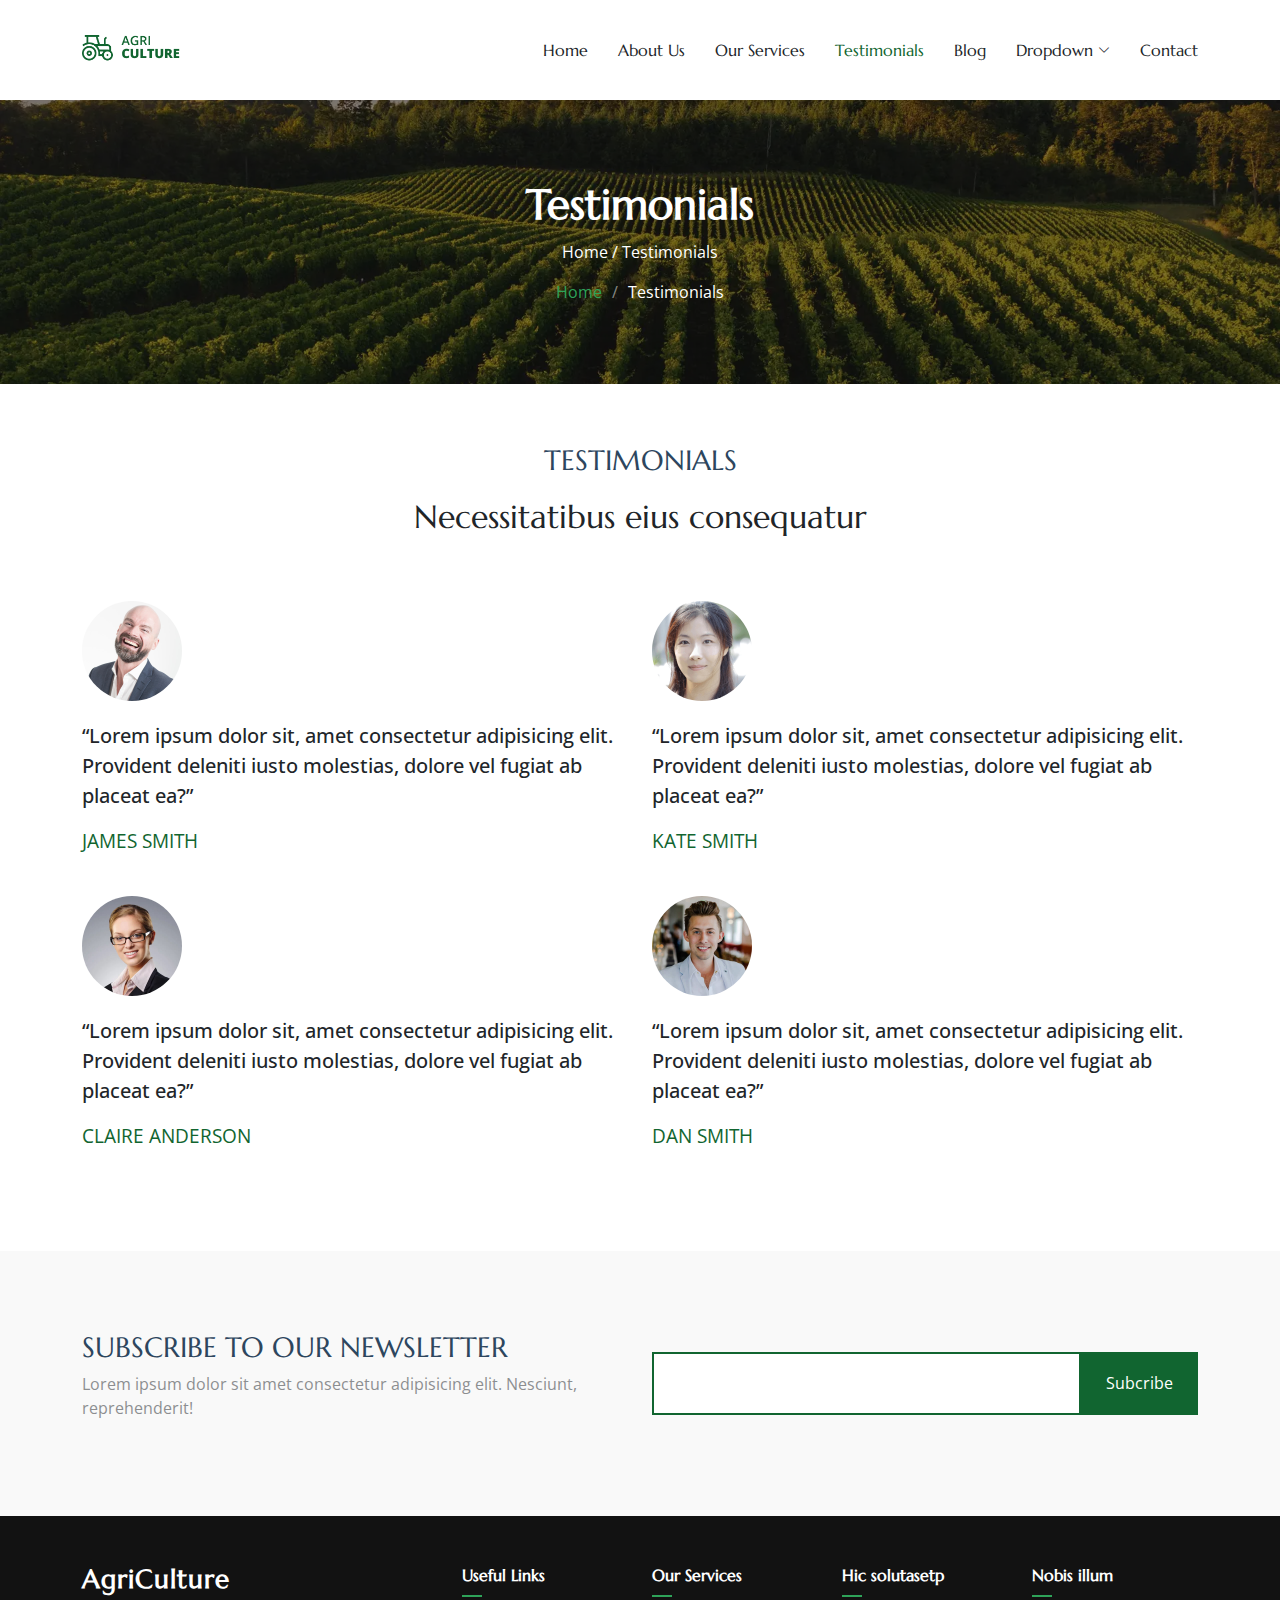
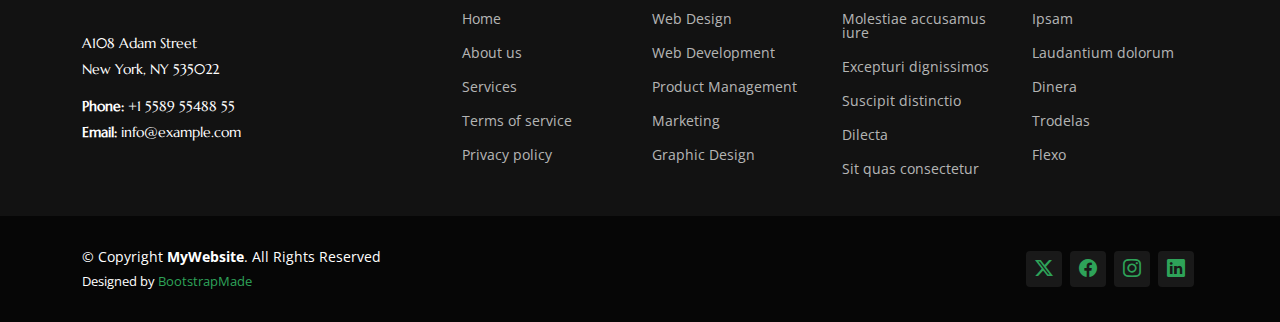
<file: testimonials.html>
<!DOCTYPE html>
<html lang="en">

<head>
  <meta charset="utf-8">
  <meta content="width=device-width, initial-scale=1.0" name="viewport">
  <title>Testimonials - AgriCulture Bootstrap Template</title>
  <meta content="" name="description">
  <meta content="" name="keywords">

  <!-- Favicons -->
  <link href="assets/img/favicon.png" rel="icon">
  <link href="assets/img/apple-touch-icon.png" rel="apple-touch-icon">

  <!-- Fonts -->
  <link href="https://fonts.googleapis.com" rel="preconnect">
  <link href="https://fonts.gstatic.com" rel="preconnect" crossorigin>
  <link href="https://fonts.googleapis.com/css2?family=Open+Sans:ital,wght@0,300;0,400;0,500;0,600;0,700;0,800;1,300;1,400;1,500;1,600;1,700;1,800&family=Marcellus:wght@400&display=swap" rel="stylesheet">

  <!-- Vendor CSS Files -->
  <link href="assets/vendor/bootstrap/css/bootstrap.min.css" rel="stylesheet">
  <link href="assets/vendor/bootstrap-icons/bootstrap-icons.css" rel="stylesheet">
  <link href="assets/vendor/aos/aos.css" rel="stylesheet">
  <link href="assets/vendor/swiper/swiper-bundle.min.css" rel="stylesheet">
  <link href="assets/vendor/glightbox/css/glightbox.min.css" rel="stylesheet">

  <!-- Main CSS File -->
  <link href="assets/css/main.css" rel="stylesheet">

  <!-- =======================================================
  * Template Name: AgriCulture
  * Template URL: https://bootstrapmade.com/agriculture-bootstrap-website-template/
  * Updated: Jun 27 2024 with Bootstrap v5.3.3
  * Author: BootstrapMade.com
  * License: https://bootstrapmade.com/license/
  ======================================================== -->
</head>

<body class="testimonials-page">

  <header id="header" class="header d-flex align-items-center position-relative">
    <div class="container-fluid container-xl position-relative d-flex align-items-center justify-content-between">

      <a href="index.html" class="logo d-flex align-items-center">
        <!-- Uncomment the line below if you also wish to use an image logo -->
        <img src="assets/img/logo.png" alt="AgriCulture">
        <!-- <h1 class="sitename">AgriCulture</h1>  -->
      </a>

      <nav id="navmenu" class="navmenu">
        <ul>
          <li><a href="index.html">Home</a></li>
          <li><a href="about.html">About Us</a></li>
          <li><a href="services.html">Our Services</a></li>
          <li><a href="testimonials.html" class="active">Testimonials</a></li>
          <li><a href="blog.html">Blog</a></li>
          <li class="dropdown"><a href="#"><span>Dropdown</span> <i class="bi bi-chevron-down toggle-dropdown"></i></a>
            <ul>
              <li><a href="#">Dropdown 1</a></li>
              <li class="dropdown"><a href="#"><span>Deep Dropdown</span> <i class="bi bi-chevron-down toggle-dropdown"></i></a>
                <ul>
                  <li><a href="#">Deep Dropdown 1</a></li>
                  <li><a href="#">Deep Dropdown 2</a></li>
                  <li><a href="#">Deep Dropdown 3</a></li>
                  <li><a href="#">Deep Dropdown 4</a></li>
                  <li><a href="#">Deep Dropdown 5</a></li>
                </ul>
              </li>
              <li><a href="#">Dropdown 2</a></li>
              <li><a href="#">Dropdown 3</a></li>
              <li><a href="#">Dropdown 4</a></li>
            </ul>
          </li>
          <li><a href="contact.html">Contact</a></li>
        </ul>
        <i class="mobile-nav-toggle d-xl-none bi bi-list"></i>
      </nav>

    </div>
  </header>

  <main class="main">

    <!-- Page Title -->
    <div class="page-title dark-background" data-aos="fade" style="background-image: url(assets/img/page-title-bg.webp);">
      <div class="container position-relative">
        <h1>Testimonials</h1>
        <p>
          Home
          /
          Testimonials
        </p>
        <nav class="breadcrumbs">
          <ol>
            <li><a href="index.html">Home</a></li>
            <li class="current">Testimonials</li>
          </ol>
        </nav>
      </div>
    </div><!-- End Page Title -->

    <!-- Testimonials Section -->
    <section class="testimonials-12 testimonials section" id="testimonials">
      <!-- Section Title -->
      <div class="container section-title" data-aos="fade-up">
        <h2>TESTIMONIALS</h2>
        <p>Necessitatibus eius consequatur</p>
      </div><!-- End Section Title -->

      <div class="testimonial-wrap">
        <div class="container">
          <div class="row">
            <div class="col-md-6 mb-4 mb-md-4">
              <div class="testimonial">
                <img src="assets/img/testimonials/testimonials-1.jpg" alt="Testimonial author">
                <blockquote>
                  <p>
                    “Lorem ipsum dolor sit, amet consectetur adipisicing
                    elit. Provident deleniti iusto molestias, dolore vel fugiat
                    ab placeat ea?”
                  </p>
                </blockquote>
                <p class="client-name">James Smith</p>
              </div>
            </div>
            <div class="col-md-6 mb-4 mb-md-4">
              <div class="testimonial">
                <img src="assets/img/testimonials/testimonials-2.jpg" alt="Testimonial author">
                <blockquote>
                  <p>
                    “Lorem ipsum dolor sit, amet consectetur adipisicing
                    elit. Provident deleniti iusto molestias, dolore vel fugiat
                    ab placeat ea?”
                  </p>
                </blockquote>
                <p class="client-name">Kate Smith</p>
              </div>
            </div>
            <div class="col-md-6 mb-4 mb-md-4">
              <div class="testimonial">
                <img src="assets/img/testimonials/testimonials-3.jpg" alt="Testimonial author">
                <blockquote>
                  <p>
                    “Lorem ipsum dolor sit, amet consectetur adipisicing
                    elit. Provident deleniti iusto molestias, dolore vel fugiat
                    ab placeat ea?”
                  </p>
                </blockquote>
                <p class="client-name">Claire Anderson</p>
              </div>
            </div>
            <div class="col-md-6 mb-4 mb-md-4">
              <div class="testimonial">
                <img src="assets/img/testimonials/testimonials-4.jpg" alt="Testimonial author">
                <blockquote>
                  <p>
                    “Lorem ipsum dolor sit, amet consectetur adipisicing
                    elit. Provident deleniti iusto molestias, dolore vel fugiat
                    ab placeat ea?”
                  </p>
                </blockquote>
                <p class="client-name">Dan Smith</p>
              </div>
            </div>
          </div>
        </div>
      </div>
    </section><!-- /Testimonials Section -->

    <!-- Call To Action Section -->
    <section id="call-to-action" class="call-to-action section light-background">

      <div class="content">
        <div class="container">
          <div class="row align-items-center">
            <div class="col-lg-6">
              <h3>Subscribe To Our Newsletter</h3>
              <p class="opacity-50">
                Lorem ipsum dolor sit amet consectetur adipisicing elit.
                Nesciunt, reprehenderit!
              </p>
            </div>
            <div class="col-lg-6">
              <form action="forms/newsletter.php" class="form-subscribe php-email-form">
                <div class="form-group d-flex align-items-stretch">
                  <input type="email" name="email" class="form-control h-100" placeholder="Enter your e-mail">
                  <input type="submit" class="btn btn-secondary px-4" value="Subcribe">
                </div>
                <div class="loading">Loading</div>
                <div class="error-message"></div>
                <div class="sent-message">
                  Your subscription request has been sent. Thank you!
                </div>
              </form>
            </div>
          </div>
        </div>
      </div>
    </section><!-- /Call To Action Section -->

  </main>

  <footer id="footer" class="footer dark-background">

    <div class="footer-top">
      <div class="container">
        <div class="row gy-4">
          <div class="col-lg-4 col-md-6 footer-about">
            <a href="index.html" class="logo d-flex align-items-center">
              <span class="sitename">AgriCulture</span>
            </a>
            <div class="footer-contact pt-3">
              <p>A108 Adam Street</p>
              <p>New York, NY 535022</p>
              <p class="mt-3"><strong>Phone:</strong> <span>+1 5589 55488 55</span></p>
              <p><strong>Email:</strong> <span>info@example.com</span></p>
            </div>
          </div>

          <div class="col-lg-2 col-md-3 footer-links">
            <h4>Useful Links</h4>
            <ul>
              <li><a href="#">Home</a></li>
              <li><a href="#">About us</a></li>
              <li><a href="#">Services</a></li>
              <li><a href="#">Terms of service</a></li>
              <li><a href="#">Privacy policy</a></li>
            </ul>
          </div>

          <div class="col-lg-2 col-md-3 footer-links">
            <h4>Our Services</h4>
            <ul>
              <li><a href="#">Web Design</a></li>
              <li><a href="#">Web Development</a></li>
              <li><a href="#">Product Management</a></li>
              <li><a href="#">Marketing</a></li>
              <li><a href="#">Graphic Design</a></li>
            </ul>
          </div>

          <div class="col-lg-2 col-md-3 footer-links">
            <h4>Hic solutasetp</h4>
            <ul>
              <li><a href="#">Molestiae accusamus iure</a></li>
              <li><a href="#">Excepturi dignissimos</a></li>
              <li><a href="#">Suscipit distinctio</a></li>
              <li><a href="#">Dilecta</a></li>
              <li><a href="#">Sit quas consectetur</a></li>
            </ul>
          </div>

          <div class="col-lg-2 col-md-3 footer-links">
            <h4>Nobis illum</h4>
            <ul>
              <li><a href="#">Ipsam</a></li>
              <li><a href="#">Laudantium dolorum</a></li>
              <li><a href="#">Dinera</a></li>
              <li><a href="#">Trodelas</a></li>
              <li><a href="#">Flexo</a></li>
            </ul>
          </div>

        </div>
      </div>
    </div>

    <div class="copyright text-center">
      <div class="container d-flex flex-column flex-lg-row justify-content-center justify-content-lg-between align-items-center">

        <div class="d-flex flex-column align-items-center align-items-lg-start">
          <div>
            © Copyright <strong><span>MyWebsite</span></strong>. All Rights Reserved
          </div>
          <div class="credits">
            <!-- All the links in the footer should remain intact. -->
            <!-- You can delete the links only if you purchased the pro version. -->
            <!-- Licensing information: https://bootstrapmade.com/license/ -->
            <!-- Purchase the pro version with working PHP/AJAX contact form: https://bootstrapmade.com/herobiz-bootstrap-business-template/ -->
            Designed by <a href="https://bootstrapmade.com/">BootstrapMade</a>
          </div>
        </div>

        <div class="social-links order-first order-lg-last mb-3 mb-lg-0">
          <a href=""><i class="bi bi-twitter-x"></i></a>
          <a href=""><i class="bi bi-facebook"></i></a>
          <a href=""><i class="bi bi-instagram"></i></a>
          <a href=""><i class="bi bi-linkedin"></i></a>
        </div>

      </div>
    </div>

  </footer>

  <!-- Scroll Top -->
  <a href="#" id="scroll-top" class="scroll-top d-flex align-items-center justify-content-center"><i class="bi bi-arrow-up-short"></i></a>

  <!-- Preloader -->
  <div id="preloader"></div>

  <!-- Vendor JS Files -->
  <script src="assets/vendor/bootstrap/js/bootstrap.bundle.min.js"></script>
  <script src="assets/vendor/php-email-form/validate.js"></script>
  <script src="assets/vendor/aos/aos.js"></script>
  <script src="assets/vendor/swiper/swiper-bundle.min.js"></script>
  <script src="assets/vendor/glightbox/js/glightbox.min.js"></script>

  <!-- Main JS File -->
  <script src="assets/js/main.js"></script>

</body>

</html>
</file>
<file: assets/css/main.css>
/**
* Template Name: AgriCulture
* Template URL: https://bootstrapmade.com/agriculture-bootstrap-website-template/
* Updated: Jun 27 2024 with Bootstrap v5.3.3
* Author: BootstrapMade.com
* License: https://bootstrapmade.com/license/
*/

/*--------------------------------------------------------------
# Font & Color Variables
# Help: https://bootstrapmade.com/color-system/
--------------------------------------------------------------*/
/* Fonts */
:root {
  --default-font: "Open Sans",  system-ui, -apple-system, "Segoe UI", Roboto, "Helvetica Neue", Arial, "Noto Sans", "Liberation Sans", sans-serif, "Apple Color Emoji", "Segoe UI Emoji", "Segoe UI Symbol", "Noto Color Emoji";
  --heading-font: "Marcellus",  sans-serif;
  --nav-font: "Marcellus",  sans-serif;
}

/* Global Colors - The following color variables are used throughout the website. Updating them here will change the color scheme of the entire website */
:root { 
  --background-color: #ffffff; /* Background color for the entire website, including individual sections */
  --default-color: #212529; /* Default color used for the majority of the text content across the entire website */
  --heading-color: #2d465e; /* Color for headings, subheadings and title throughout the website */
  --accent-color: #116530; /* Accent color that represents your brand on the website. It's used for buttons, links, and other elements that need to stand out */
  --surface-color: #ffffff; /* The surface color is used as a background of boxed elements within sections, such as cards, icon boxes, or other elements that require a visual separation from the global background. */
  --contrast-color: #ffffff; /* Contrast color for text, ensuring readability against backgrounds of accent, heading, or default colors. */


}

/* Nav Menu Colors - The following color variables are used specifically for the navigation menu. They are separate from the global colors to allow for more customization options */
:root {
  --nav-color: #212529;  /* The default color of the main navmenu links */
  --nav-hover-color: #116530; /* Applied to main navmenu links when they are hovered over or active */
  --nav-mobile-background-color: #ffffff; /* Used as the background color for mobile navigation menu */
  --nav-dropdown-background-color: #ffffff; /* Used as the background color for dropdown items that appear when hovering over primary navigation items */
  --nav-dropdown-color: #212529; /* Used for navigation links of the dropdown items in the navigation menu. */
  --nav-dropdown-hover-color: #116530; /* Similar to --nav-hover-color, this color is applied to dropdown navigation links when they are hovered over. */
}

/* Color Presets - These classes override global colors when applied to any section or element, providing reuse of the sam color scheme. */

.light-background {
  --background-color: #f9f9f9;
  --surface-color: #ffffff;
}

.dark-background {
  --background-color: #060606;
  --default-color: #ffffff;
  --heading-color: #ffffff;
  --accent-color: #2ea359;
  --surface-color: #252525;
  --contrast-color: #ffffff;
}

/* Smooth scroll */
:root {
  scroll-behavior: smooth;
}

/*--------------------------------------------------------------
# General Styling & Shared Classes
--------------------------------------------------------------*/
body {
  color: var(--default-color);
  background-color: var(--background-color);
  font-family: var(--default-font);
}

a {
  color: var(--accent-color);
  text-decoration: none;
  transition: 0.3s;
}

a:hover {
  color: color-mix(in srgb, var(--accent-color), transparent 25%);
  text-decoration: none;
}

h1,
h2,
h3,
h4,
h5,
h6 {
  color: var(--heading-color);
  font-family: var(--heading-font);
}

/* PHP Email Form Messages
------------------------------*/
.php-email-form .error-message {
  display: none;
  background: #df1529;
  color: #ffffff;
  text-align: left;
  padding: 15px;
  margin-bottom: 24px;
  font-weight: 600;
}

.php-email-form .sent-message {
  display: none;
  color: #ffffff;
  background: #059652;
  text-align: center;
  padding: 15px;
  margin-bottom: 24px;
  font-weight: 600;
}

.php-email-form .loading {
  display: none;
  background: var(--surface-color);
  text-align: center;
  padding: 15px;
  margin-bottom: 24px;
}

.php-email-form .loading:before {
  content: "";
  display: inline-block;
  border-radius: 50%;
  width: 24px;
  height: 24px;
  margin: 0 10px -6px 0;
  border: 3px solid var(--accent-color);
  border-top-color: var(--surface-color);
  animation: php-email-form-loading 1s linear infinite;
}

@keyframes php-email-form-loading {
  0% {
    transform: rotate(0deg);
  }

  100% {
    transform: rotate(360deg);
  }
}

/* Pulsating Play Button
------------------------------*/
.pulsating-play-btn {
  width: 94px;
  height: 94px;
  background: radial-gradient(var(--accent-color) 50%, color-mix(in srgb, var(--accent-color), transparent 75%) 52%);
  border-radius: 50%;
  display: block;
  position: relative;
  overflow: hidden;
}

.pulsating-play-btn:before {
  content: "";
  position: absolute;
  width: 120px;
  height: 120px;
  animation-delay: 0s;
  animation: pulsate-play-btn 2s;
  animation-direction: forwards;
  animation-iteration-count: infinite;
  animation-timing-function: steps;
  opacity: 1;
  border-radius: 50%;
  border: 5px solid color-mix(in srgb, var(--accent-color), transparent 30%);
  top: -15%;
  left: -15%;
  background: rgba(198, 16, 0, 0);
}

.pulsating-play-btn:after {
  content: "";
  position: absolute;
  left: 50%;
  top: 50%;
  transform: translateX(-40%) translateY(-50%);
  width: 0;
  height: 0;
  border-top: 10px solid transparent;
  border-bottom: 10px solid transparent;
  border-left: 15px solid #fff;
  z-index: 100;
  transition: all 400ms cubic-bezier(0.55, 0.055, 0.675, 0.19);
}

.pulsating-play-btn:hover:before {
  content: "";
  position: absolute;
  left: 50%;
  top: 50%;
  transform: translateX(-40%) translateY(-50%);
  width: 0;
  height: 0;
  border: none;
  border-top: 10px solid transparent;
  border-bottom: 10px solid transparent;
  border-left: 15px solid #fff;
  z-index: 200;
  animation: none;
  border-radius: 0;
}

.pulsating-play-btn:hover:after {
  border-left: 15px solid var(--accent-color);
  transform: scale(20);
}

@keyframes pulsate-play-btn {
  0% {
    transform: scale(0.6, 0.6);
    opacity: 1;
  }

  100% {
    transform: scale(1, 1);
    opacity: 0;
  }
}

/*--------------------------------------------------------------
# Global Header
--------------------------------------------------------------*/
.header {
  color: var(--default-color);
  background-color: var(--background-color);
  padding: 20px 0;
  transition: all 0.5s;
  z-index: 997;
}

.header .logo {
  line-height: 1;
}

.header .logo img {
  max-height: 32px;
  margin-right: 8px;
}

.header .logo h1 {
  font-size: 30px;
  margin: 0;
  font-weight: 700;
  color: var(--heading-color);
}

.scrolled .header {
  box-shadow: 0px 0 18px color-mix(in srgb, var(--default-color), transparent 85%);
}

/*--------------------------------------------------------------
# Navigation Menu
--------------------------------------------------------------*/
/* Navmenu - Desktop */
@media (min-width: 1200px) {
  .navmenu {
    padding: 0;
  }

  .navmenu ul {
    margin: 0;
    padding: 0;
    display: flex;
    list-style: none;
    align-items: center;
  }

  .navmenu li {
    position: relative;
  }

  .navmenu a,
  .navmenu a:focus {
    color: var(--nav-color);
    padding: 18px 15px;
    font-size: 16px;
    font-family: var(--nav-font);
    font-weight: 400;
    display: flex;
    align-items: center;
    justify-content: space-between;
    white-space: nowrap;
    transition: 0.3s;
  }

  .navmenu a i,
  .navmenu a:focus i {
    font-size: 12px;
    line-height: 0;
    margin-left: 5px;
    transition: 0.3s;
  }

  .navmenu li:last-child a {
    padding-right: 0;
  }

  .navmenu li:hover>a,
  .navmenu .active,
  .navmenu .active:focus {
    color: var(--nav-hover-color);
  }

  .navmenu .dropdown ul {
    margin: 0;
    padding: 10px 0;
    background: var(--nav-dropdown-background-color);
    display: block;
    position: absolute;
    visibility: hidden;
    left: 14px;
    top: 130%;
    opacity: 0;
    transition: 0.3s;
    border-radius: 4px;
    z-index: 99;
    box-shadow: 0px 0px 30px color-mix(in srgb, var(--default-color), transparent 85%);
  }

  .navmenu .dropdown ul li {
    min-width: 200px;
  }

  .navmenu .dropdown ul a {
    padding: 10px 20px;
    font-size: 15px;
    text-transform: none;
    color: var(--nav-dropdown-color);
  }

  .navmenu .dropdown ul a i {
    font-size: 12px;
  }

  .navmenu .dropdown ul a:hover,
  .navmenu .dropdown ul .active:hover,
  .navmenu .dropdown ul li:hover>a {
    color: var(--nav-dropdown-hover-color);
  }

  .navmenu .dropdown:hover>ul {
    opacity: 1;
    top: 100%;
    visibility: visible;
  }

  .navmenu .dropdown .dropdown ul {
    top: 0;
    left: -90%;
    visibility: hidden;
  }

  .navmenu .dropdown .dropdown:hover>ul {
    opacity: 1;
    top: 0;
    left: -100%;
    visibility: visible;
  }
}

/* Navmenu - Mobile */
@media (max-width: 1199px) {
  .mobile-nav-toggle {
    color: var(--nav-color);
    font-size: 28px;
    line-height: 0;
    margin-right: 10px;
    cursor: pointer;
    transition: color 0.3s;
  }

  .navmenu {
    padding: 0;
    z-index: 9997;
  }

  .navmenu ul {
    display: none;
    position: absolute;
    inset: 60px 20px 20px 20px;
    padding: 10px 0;
    margin: 0;
    border-radius: 6px;
    background-color: var(--nav-mobile-background-color);
    overflow-y: auto;
    transition: 0.3s;
    z-index: 9998;
    box-shadow: 0px 0px 30px color-mix(in srgb, var(--default-color), transparent 90%);
  }

  .navmenu a,
  .navmenu a:focus {
    color: var(--nav-dropdown-color);
    padding: 10px 20px;
    font-family: var(--nav-font);
    font-size: 17px;
    font-weight: 500;
    display: flex;
    align-items: center;
    justify-content: space-between;
    white-space: nowrap;
    transition: 0.3s;
  }

  .navmenu a i,
  .navmenu a:focus i {
    font-size: 12px;
    line-height: 0;
    margin-left: 5px;
    width: 30px;
    height: 30px;
    display: flex;
    align-items: center;
    justify-content: center;
    border-radius: 50%;
    transition: 0.3s;
    background-color: color-mix(in srgb, var(--accent-color), transparent 90%);
  }

  .navmenu a i:hover,
  .navmenu a:focus i:hover {
    background-color: var(--accent-color);
    color: var(--contrast-color);
  }

  .navmenu a:hover,
  .navmenu .active,
  .navmenu .active:focus {
    color: var(--nav-dropdown-hover-color);
  }

  .navmenu .active i,
  .navmenu .active:focus i {
    background-color: var(--accent-color);
    color: var(--contrast-color);
    transform: rotate(180deg);
  }

  .navmenu .dropdown ul {
    position: static;
    display: none;
    z-index: 99;
    padding: 10px 0;
    margin: 10px 20px;
    background-color: var(--nav-dropdown-background-color);
    border: 1px solid color-mix(in srgb, var(--default-color), transparent 90%);
    box-shadow: none;
    transition: all 0.5s ease-in-out;
  }

  .navmenu .dropdown ul ul {
    background-color: rgba(33, 37, 41, 0.1);
  }

  .navmenu .dropdown>.dropdown-active {
    display: block;
    background-color: rgba(33, 37, 41, 0.03);
  }

  .mobile-nav-active {
    overflow: hidden;
  }

  .mobile-nav-active .mobile-nav-toggle {
    color: #fff;
    position: absolute;
    font-size: 32px;
    top: 15px;
    right: 15px;
    margin-right: 0;
    z-index: 9999;
  }

  .mobile-nav-active .navmenu {
    position: fixed;
    overflow: hidden;
    inset: 0;
    background: rgba(33, 37, 41, 0.8);
    transition: 0.3s;
  }

  .mobile-nav-active .navmenu>ul {
    display: block;
  }
}

/*--------------------------------------------------------------
# Global Footer
--------------------------------------------------------------*/
.footer {
  color: var(--default-color);
  background-color: var(--background-color);
  font-size: 14px;
  position: relative;
}

.footer .footer-top {
  background-color: color-mix(in srgb, var(--background-color), white 5%);
  padding-top: 50px;
}

.footer .footer-about .logo {
  line-height: 1;
  margin-bottom: 25px;
}

.footer .footer-about .logo img {
  max-height: 40px;
  margin-right: 6px;
}

.footer .footer-about .logo span {
  color: var(--heading-color);
  font-family: var(--heading-font);
  font-size: 26px;
  font-weight: 700;
  letter-spacing: 1px;
}

.footer .footer-about p {
  font-size: 14px;
  font-family: var(--heading-font);
}

.footer h4 {
  font-size: 16px;
  font-weight: 600;
  position: relative;
  padding-bottom: 12px;
  margin-bottom: 15px;
}

.footer h4::after {
  content: "";
  position: absolute;
  display: block;
  width: 20px;
  height: 2px;
  background: var(--accent-color);
  bottom: 0;
  left: 0;
}

.footer .footer-links {
  margin-bottom: 30px;
}

.footer .footer-links ul {
  list-style: none;
  padding: 0;
  margin: 0;
}

.footer .footer-links ul i {
  padding-right: 2px;
  font-size: 12px;
  line-height: 0;
}

.footer .footer-links ul li {
  padding: 10px 0;
  display: flex;
  align-items: center;
}

.footer .footer-links ul li:first-child {
  padding-top: 0;
}

.footer .footer-links ul a {
  color: color-mix(in srgb, var(--default-color), transparent 30%);
  display: inline-block;
  line-height: 1;
}

.footer .footer-links ul a:hover {
  color: var(--accent-color);
}

.footer .footer-contact p {
  margin-bottom: 5px;
}

.footer .copyright {
  padding: 30px 0;
}

.footer .copyright p {
  margin-bottom: 0;
}

.footer .credits {
  margin-top: 5px;
  font-size: 13px;
}

.footer .social-links a {
  font-size: 18px;
  display: inline-block;
  background: color-mix(in srgb, var(--default-color), transparent 92%);
  color: var(--accent-color);
  line-height: 1;
  padding: 8px 0;
  margin-right: 4px;
  border-radius: 4px;
  text-align: center;
  width: 36px;
  height: 36px;
  transition: 0.3s;
}

.footer .social-links a:hover {
  color: var(--contrast-color);
  background: var(--accent-color);
  text-decoration: none;
}

/*--------------------------------------------------------------
# Preloader
--------------------------------------------------------------*/
#preloader {
  position: fixed;
  inset: 0;
  z-index: 999999;
  overflow: hidden;
  background: var(--background-color);
  transition: all 0.6s ease-out;
}

#preloader:before {
  content: "";
  position: fixed;
  top: calc(50% - 30px);
  left: calc(50% - 30px);
  border: 6px solid #ffffff;
  border-color: var(--accent-color) transparent var(--accent-color) transparent;
  border-radius: 50%;
  width: 60px;
  height: 60px;
  animation: animate-preloader 1.5s linear infinite;
}

@keyframes animate-preloader {
  0% {
    transform: rotate(0deg);
  }

  100% {
    transform: rotate(360deg);
  }
}

/*--------------------------------------------------------------
# Scroll Top Button
--------------------------------------------------------------*/
.scroll-top {
  position: fixed;
  visibility: hidden;
  opacity: 0;
  right: 15px;
  bottom: 15px;
  z-index: 99999;
  background-color: var(--accent-color);
  width: 40px;
  height: 40px;
  border-radius: 4px;
  transition: all 0.4s;
}

.scroll-top i {
  font-size: 24px;
  color: var(--contrast-color);
  line-height: 0;
}

.scroll-top:hover {
  background-color: color-mix(in srgb, var(--accent-color), transparent 20%);
  color: var(--contrast-color);
}

.scroll-top.active {
  visibility: visible;
  opacity: 1;
}

/*--------------------------------------------------------------
# Disable aos animation delay on mobile devices
--------------------------------------------------------------*/
@media screen and (max-width: 768px) {
  [data-aos-delay] {
    transition-delay: 0 !important;
  }
}

/*--------------------------------------------------------------
# Global Page Titles & Breadcrumbs
--------------------------------------------------------------*/
.page-title {
  color: var(--default-color);
  background-color: var(--background-color);
  background-size: cover;
  background-position: center;
  background-repeat: no-repeat;
  padding: 80px 0;
  text-align: center;
  position: relative;
}

.page-title:before {
  content: "";
  background-color: color-mix(in srgb, var(--background-color), transparent 50%);
  position: absolute;
  inset: 0;
}

.page-title h1 {
  font-size: 42px;
  font-weight: 700;
  margin-bottom: 10px;
}

.page-title .breadcrumbs ol {
  display: flex;
  flex-wrap: wrap;
  list-style: none;
  justify-content: center;
  padding: 0;
  margin: 0;
  font-size: 16px;
  font-weight: 400;
}

.page-title .breadcrumbs ol li+li {
  padding-left: 10px;
}

.page-title .breadcrumbs ol li+li::before {
  content: "/";
  display: inline-block;
  padding-right: 10px;
  color: color-mix(in srgb, var(--default-color), transparent 50%);
}

/*--------------------------------------------------------------
# Global Sections
--------------------------------------------------------------*/
section,
.section {
  color: var(--default-color);
  background-color: var(--background-color);
  padding: 60px 0;
  scroll-margin-top: 100px;
  overflow: clip;
}

@media (max-width: 1199px) {

  section,
  .section {
    scroll-margin-top: 66px;
  }
}

/*--------------------------------------------------------------
# Global Section Titles
--------------------------------------------------------------*/
.section-title {
  text-align: center;
  padding-bottom: 60px;
  position: relative;
}

.section-title h2 {
  font-size: 28px;
  font-weight: 500;
  margin-bottom: 15px;
}

.section-title p {
  margin-bottom: 0;
  font-family: var(--heading-font);
  font-size: 32px;
}

/*--------------------------------------------------------------
# Hero Section
--------------------------------------------------------------*/
.hero {
  padding: 0;
}

.hero .carousel {
  width: 100%;
  min-height: calc(100vh - 100px);
  padding: 0;
  margin: 0;
  background-color: var(--background-color);
  position: relative;
}

.hero img {
  position: absolute;
  inset: 0;
  display: block;
  width: 100%;
  height: 100%;
  object-fit: cover;
  z-index: 1;
}

.hero .carousel-item {
  position: absolute;
  inset: 0;
  background-size: cover;
  background-position: center;
  background-repeat: no-repeat;
  overflow: hidden;
}

.hero .carousel-item:before {
  content: "";
  background: color-mix(in srgb, var(--background-color), transparent 60%);
  position: absolute;
  inset: 0;
  z-index: 2;
}

.hero .carousel-container {
  position: absolute;
  inset: 90px 64px 64px 64px;
  display: flex;
  justify-content: center;
  align-items: center;
  flex-direction: column;
  z-index: 3;
}

.hero h2 {
  margin-bottom: 30px;
  font-size: 48px;
  font-weight: 700;
  animation: fadeInDown 1s both;
}

@media (max-width: 768px) {
  .hero h2 {
    font-size: 30px;
  }
}

.hero p {
  animation: fadeInDown 1s both 0.2s;
}

@media (min-width: 1024px) {

  .hero h2,
  .hero p {
    max-width: 60%;
  }
}

.hero .btn-get-started {
  color: var(--contrast-color);
  background: var(--accent-color);
  font-family: var(--heading-font);
  font-weight: 500;
  font-size: 15px;
  letter-spacing: 1px;
  display: inline-block;
  padding: 8px 32px;
  border-radius: 50px;
  transition: 0.5s;
  margin: 10px;
  animation: fadeInUp 1s both 0.4s;
}

.hero .btn-get-started:hover {
  background: color-mix(in srgb, var(--accent-color), transparent 20%);
}

.hero .carousel-control-prev,
.hero .carousel-control-next {
  width: 10%;
  transition: 0.3s;
  opacity: 0.5;
}

.hero .carousel-control-prev:focus,
.hero .carousel-control-next:focus {
  opacity: 0.5;
}

.hero .carousel-control-prev:hover,
.hero .carousel-control-next:hover {
  opacity: 0.9;
}

@media (min-width: 1024px) {

  .hero .carousel-control-prev,
  .hero .carousel-control-next {
    width: 5%;
  }
}

.hero .carousel-control-next-icon,
.hero .carousel-control-prev-icon {
  background: none;
  font-size: 32px;
  line-height: 1;
}

.hero .carousel-indicators {
  list-style: none;
}

.hero .carousel-indicators li {
  cursor: pointer;
}

@keyframes fadeInUp {
  from {
    opacity: 0;
    transform: translate3d(0, 100%, 0);
  }

  to {
    opacity: 1;
    transform: translate3d(0, 0, 0);
  }
}

@keyframes fadeInDown {
  from {
    opacity: 0;
    transform: translate3d(0, -100%, 0);
  }

  to {
    opacity: 1;
    transform: translate3d(0, 0, 0);
  }
}

/*--------------------------------------------------------------
# Services Section
--------------------------------------------------------------*/
.services .section-title h2 {
  color: var(--accent-color);
  font-size: 20px;
}

.services .content .service-item {
  background-color: var(--surface-color);
  padding: 20px 30px;
  border-top: 1px solid color-mix(in srgb, var(--default-color), transparent 90%);
  border-left: 1px solid color-mix(in srgb, var(--default-color), transparent 90%);
  position: relative;
}

.services .content .service-item .number {
  position: absolute;
  right: 10px;
  top: 10px;
  font-weight: 400;
  color: color-mix(in srgb, var(--default-color), transparent 80%);
}

.services .content .service-item .service-item-icon {
  position: relative;
  margin-bottom: 20px;
  color: var(--accent-color);
}

.services .content .service-item .service-item-icon img {
  width: 50px;
}

.services .content .service-item .service-item-icon:before {
  position: absolute;
  content: "";
  transform: rotate(45deg);
  z-index: -1;
  left: -20px;
  border-top: 40px solid transparent;
  border-bottom: 40px solid transparent;
  border-right: 40px solid var(--accent-color);
  display: none;
}

.services .content .service-item .service-item-icon>span {
  color: var(--default-color);
  font-size: 4rem;
}

.services .content .service-item .service-item-content .service-heading {
  font-size: 20px;
  color: var(--default-color);
  font-weight: 400;
}

.services .content .service-item .service-item-content p {
  font-size: 15px;
}

@media (min-width: 769px) {
  .services .content [class^=col-]:nth-child(4n+4) .service-item {
    border-right: 1px solid color-mix(in srgb, var(--default-color), transparent 90%);
  }

  .services .content [class^=col-]:nth-last-child(-n+4) .service-item {
    border-bottom: 1px solid color-mix(in srgb, var(--default-color), transparent 90%);
  }
}

@media (max-width: 768px) {
  .services .content [class^=col-]:nth-child(2n+2) .service-item {
    border-right: 1px solid color-mix(in srgb, var(--default-color), transparent 90%);
  }

  .services .content [class^=col-]:last-child .service-item,
  .services .content [class^=col-]:nth-last-child(2) .service-item {
    border-bottom: 1px solid color-mix(in srgb, var(--default-color), transparent 90%);
  }
}

@media (max-width: 576px) {
  .services .content [class^=col-] .service-item {
    border: 1px solid color-mix(in srgb, var(--default-color), transparent 90%);
    margin-bottom: 10px;
  }
}

/*--------------------------------------------------------------
# About Section
--------------------------------------------------------------*/
.about .section-title {
  margin-bottom: 60px;
}

.about .content {
  background: var(--accent-color);
  color: var(--contrast-color);
  padding: 7rem 0;
}

.about .content .img-overlap {
  margin-top: -150px;
}

.about p {
  color: var(--contrast-color);
}

.about .content-title {
  color: var(--contrast-color);
  font-weight: 300;
  text-align: left;
}

.about .content-title strong {
  font-weight: 700;
}

.about .content-subtitle {
  font-weight: 300;
  color: var(--contrast-color);
  text-transform: uppercase;
  font-size: 1.3rem;
}

/*--------------------------------------------------------------
# Services 2 Section
--------------------------------------------------------------*/
.services-2 {
  overflow: visible;
  margin-bottom: 200px;
}

.services-2 .section-title {
  text-align: left;
}

.services-2 .section-title h2 {
  color: color-mix(in srgb, var(--contrast-color), transparent 50%);
  text-transform: uppercase;
  font-size: 20px;
}

.services-2 .section-title p {
  color: var(--contrast-color);
}

.services-2 .services-carousel-wrap {
  position: relative;
  margin-bottom: -200px;
}

.services-2 .swiper-wrapper {
  height: auto;
}

.services-2 .service-item {
  position: relative;
  overflow: hidden;
}

.services-2 .service-item:before {
  content: "";
  background-color: color-mix(in srgb, var(--background-color), transparent 50%);
  top: 0;
  left: 0;
  right: 0;
  bottom: 0;
  position: absolute;
  opacity: 0;
  visibility: hidden;
  z-index: 1;
  transition: 0.3s all ease;
}

.services-2 .service-item img {
  transition: 0.5s all ease;
  transform: scale(1);
}

.services-2 .service-item .service-item-contents {
  z-index: 9;
  position: absolute;
  bottom: 20px;
  left: 20px;
  right: 20px;
  transition: 0.3s all ease;
  transform: translateY(100%);
  opacity: 0;
  visibility: hidden;
}

.services-2 .service-item .service-item-contents .service-item-category {
  color: var(--accent-color);
  text-transform: uppercase;
}

.services-2 .service-item .service-item-contents .service-item-title {
  color: var(--contrast-color);
  margin-bottom: 0;
}

.services-2 .service-item:hover:before {
  opacity: 1;
  visibility: visible;
}

.services-2 .service-item:hover .service-item-contents {
  transform: translateY(0%);
  opacity: 1;
  visibility: visible;
}

.services-2 .service-item:hover img {
  transform: scale(1.2);
}

.services-2 .navigation-prev,
.services-2 .navigation-next {
  position: absolute;
  top: 50%;
  transform: translateY(-50%);
  z-index: 9;
  width: 46px;
  height: 46px;
  background: var(--contrast-color);
  background-color: none;
  border: none;
  transition: 0.3s all ease;
}

.services-2 .navigation-prev i,
.services-2 .navigation-next i {
  font-size: 2rem;
}

.services-2 .navigation-prev:hover,
.services-2 .navigation-next:hover {
  background-color: var(--accent-color);
  color: var(--contrast-color);
}

.services-2 .navigation-prev {
  left: 10px;
}

.services-2 .navigation-next {
  right: 10px;
}

.services-2 .swiper {
  padding-bottom: 50px;
}

.services-2 .swiper-pagination {
  bottom: 0px;
}

.services-2 .swiper-pagination .swiper-pagination-bullet {
  border-radius: 0;
  width: 20px;
  height: 4px;
  background-color: color-mix(in srgb, var(--background-color), transparent 80%) !important;
  opacity: 1;
}

.services-2 .swiper-pagination .swiper-pagination-bullet-active {
  background-color: var(--accent-color) !important;
}

/*--------------------------------------------------------------
# Testimonials Section
--------------------------------------------------------------*/
.testimonials .testimonial img {
  width: 100px;
  height: 100px;
  border-radius: 50%;
  margin-bottom: 20px;
}

.testimonials .testimonial blockquote p {
  font-size: 20px;
  color: var(--default-color);
  font-weight: 500;
}

.testimonials .testimonial .client-name {
  text-transform: uppercase;
  font-size: 1.2rem;
  color: var(--accent-color);
}

/*--------------------------------------------------------------
# Recent Posts Section
--------------------------------------------------------------*/
.recent-posts .post-item {
  background: var(--surface-color);
  box-shadow: 0px 2px 20px rgba(0, 0, 0, 0.1);
  transition: 0.3s;
}

.recent-posts .post-item .post-img img {
  transition: 0.5s;
}

.recent-posts .post-item .post-date {
  position: absolute;
  right: 0;
  bottom: 0;
  background-color: var(--accent-color);
  color: var(--contrast-color);
  text-transform: uppercase;
  font-size: 13px;
  padding: 6px 12px;
  font-weight: 500;
}

.recent-posts .post-item .post-content {
  padding: 30px;
}

.recent-posts .post-item .post-title {
  color: var(--heading-color);
  font-size: 20px;
  font-weight: 700;
  transition: 0.3s;
  margin-bottom: 15px;
}

.recent-posts .post-item .meta i {
  font-size: 16px;
  color: var(--accent-color);
}

.recent-posts .post-item .meta span {
  font-size: 15px;
  color: color-mix(in srgb, var(--default-color), transparent 50%);
}

.recent-posts .post-item hr {
  color: color-mix(in srgb, var(--default-color), transparent 80%);
  margin: 20px 0;
}

.recent-posts .post-item .readmore {
  display: flex;
  align-items: center;
  font-weight: 600;
  line-height: 1;
  transition: 0.3s;
  color: color-mix(in srgb, var(--default-color), transparent 40%);
}

.recent-posts .post-item .readmore i {
  line-height: 0;
  margin-left: 6px;
  font-size: 16px;
}

.recent-posts .post-item:hover .post-title,
.recent-posts .post-item:hover .readmore {
  color: var(--accent-color);
}

.recent-posts .post-item:hover .post-img img {
  transform: scale(1.1);
}

/*--------------------------------------------------------------
# Call To Action Section
--------------------------------------------------------------*/
.call-to-action .content {
  padding: 20px 0;
}

.call-to-action .content h3 {
  font-weight: 300;
  text-transform: uppercase;
}

.call-to-action .content .form-subscribe .form-control {
  border: 2px solid var(--accent-color);
  background: var(--surface-color);
  border-radius: 0;
}

.call-to-action .content .form-subscribe input[type=email] {
  height: 63px !important;
  color: var(--default-color);
}

.call-to-action .content .form-subscribe input[type=email]:focus {
  box-shadow: none;
}

.call-to-action .content .form-subscribe input[type=email]::placeholder {
  color: color-mix(in srgb, var(--contrast-color), transparent 50%);
}

.call-to-action .content .loading,
.call-to-action .content .error-message,
.call-to-action .content .sent-message {
  margin-top: 15px;
}

.call-to-action .content .btn {
  color: var(--contrast-color);
  background-color: var(--accent-color);
  border: 1px solid var(--accent-color);
  border-radius: 0;
}

.call-to-action .content .btn:hover,
.call-to-action .content .btn:active,
.call-to-action .content .btn:focus {
  box-shadow: none;
  outline: none;
  background-color: var(--contrast-color);
  border: 1px solid var(--contrrast-color);
}

/*--------------------------------------------------------------
# About 3 Section
--------------------------------------------------------------*/
.about-3 .content-title {
  color: var(--accent-color);
  margin-bottom: 30px;
}

.about-3 .btn-cta {
  text-transform: uppercase;
  font-size: 14px;
  padding-top: 20px;
  padding-bottom: 20px;
  padding-left: 30px;
  padding-right: 30px;
  background-color: var(--accent-color);
  color: var(--contrast-color);
  border-radius: 6px;
}

.about-3 .list-check {
  margin-bottom: 50px;
}

.about-3 .list-check li {
  display: block;
  padding-left: 30px;
  position: relative;
}

.about-3 .list-check li:before {
  content: "\f26e";
  display: inline-block;
  font-family: "bootstrap-icons" !important;
  font-style: normal;
  font-weight: normal !important;
  font-variant: normal;
  text-transform: none;
  line-height: 1;
  vertical-align: -0.125em;
  -webkit-font-smoothing: antialiased;
  position: absolute;
  top: 0.1rem;
  font-size: 20px;
  left: 0;
  color: var(--accent-color);
}

.about-3 .pulsating-play-btn {
  position: absolute;
  left: calc(50% - 47px);
  top: calc(50% - 47px);
}

/*--------------------------------------------------------------
# Team Section
--------------------------------------------------------------*/
.team .person {
  position: relative;
}

.team .person figure {
  margin-bottom: 0;
  padding-bottom: 0;
  position: relative;
  overflow: hidden;
  margin-bottom: 30px;
}

.team .person img {
  transition: 0.3s all ease;
}

.team .person .person-contents {
  text-align: center;
}

.team .person .person-contents h3 {
  color: var(--heading-color);
  font-size: 24px;
}

.team .person .person-contents .position {
  color: var(--accent-color);
}

.team .person:hover img {
  transform: scale(1.05);
}

.team .person .social {
  position: absolute;
  bottom: 10px;
  left: 10px;
  z-index: 2;
}

.team .person .social a {
  display: block;
  margin-bottom: 10px;
  width: 40px;
  height: 40px;
  background: var(--contrast-color);
  position: relative;
}

.team .person .social a>span {
  position: absolute;
  top: 50%;
  left: 50%;
  transform: translate(-50%, -50%);
}

.team .person .social a:hover {
  background: var(--accent-color);
  color: var(--contrast-color);
}

/*--------------------------------------------------------------
# Blog Posts 2 Section
--------------------------------------------------------------*/
.blog-posts-2 article {
  background-color: var(--surface-color);
  box-shadow: 0px 2px 20px rgba(0, 0, 0, 0.1);
  transition: 0.3s;
  border-radius: 8px;
  overflow: hidden;
}

.blog-posts-2 .post-img img {
  transition: 0.5s;
}

.blog-posts-2 .post-content {
  padding: 30px;
}

.blog-posts-2 .post-title {
  font-size: 20px;
  line-height: 24px;
  color: var(--heading-color);
  font-weight: 600;
  transition: 0.3s;
  margin-bottom: 20px;
}

.blog-posts-2 .meta {
  position: relative;
  margin-top: -20px;
  padding: 0 30px;
}

.blog-posts-2 .meta i {
  font-size: 16px;
  color: var(--accent-color);
}

.blog-posts-2 .meta span {
  font-size: 15px;
  color: color-mix(in srgb, var(--default-color), transparent 40%);
}

.blog-posts-2 .meta .post-date {
  background-color: var(--accent-color);
  color: var(--contrast-color);
  font-size: 13px;
  padding: 6px 12px;
  text-align: center;
  margin-right: 15px;
  border-radius: 4px;
}

.blog-posts-2 .meta .post-date span {
  display: block;
  color: var(--contrast-color);
  font-weight: 700;
  font-size: 20px;
}

.blog-posts-2 .readmore {
  display: flex;
  align-items: center;
  font-weight: 400;
  line-height: 1;
  transition: 0.3s;
  color: color-mix(in srgb, var(--heading-color), transparent 20%);
}

.blog-posts-2 .readmore i {
  line-height: 0;
  margin-left: 6px;
  font-size: 16px;
}

.blog-posts-2 article:hover .post-title,
.blog-posts-2 article:hover .readmore {
  color: var(--accent-color);
}

.blog-posts-2 article:hover .post-img img {
  transform: scale(1.1);
}

/*--------------------------------------------------------------
# Blog Pagination Section
--------------------------------------------------------------*/
.blog-pagination {
  padding-top: 0;
  color: color-mix(in srgb, var(--default-color), transparent 40%);
}

.blog-pagination ul {
  display: flex;
  padding: 0;
  margin: 0;
  list-style: none;
}

.blog-pagination li {
  margin: 0 5px;
  transition: 0.3s;
}

.blog-pagination li a {
  color: color-mix(in srgb, var(--default-color), transparent 40%);
  padding: 7px 16px;
  display: flex;
  align-items: center;
  justify-content: center;
}

.blog-pagination li a.active,
.blog-pagination li a:hover {
  background: var(--accent-color);
  color: var(--contrast-color);
}

.blog-pagination li a.active a,
.blog-pagination li a:hover a {
  color: var(--contrast-color);
}

/*--------------------------------------------------------------
# Blog Details Section
--------------------------------------------------------------*/
.blog-details {
  padding-bottom: 30px;
}

.blog-details .article {
  background-color: var(--surface-color);
  padding: 30px;
  box-shadow: 0 4px 16px rgba(0, 0, 0, 0.1);
}

.blog-details .post-img {
  margin: -30px -30px 20px -30px;
  overflow: hidden;
}

.blog-details .title {
  color: var(--heading-color);
  font-size: 28px;
  font-weight: 700;
  padding: 0;
  margin: 30px 0;
}

.blog-details .content {
  margin-top: 20px;
}

.blog-details .content h3 {
  font-size: 22px;
  margin-top: 30px;
  font-weight: bold;
}

.blog-details .content blockquote {
  overflow: hidden;
  background-color: color-mix(in srgb, var(--default-color), transparent 95%);
  padding: 60px;
  position: relative;
  text-align: center;
  margin: 20px 0;
}

.blog-details .content blockquote p {
  color: var(--default-color);
  line-height: 1.6;
  margin-bottom: 0;
  font-style: italic;
  font-weight: 500;
  font-size: 22px;
}

.blog-details .content blockquote:after {
  content: "";
  position: absolute;
  left: 0;
  top: 0;
  bottom: 0;
  width: 3px;
  background-color: var(--accent-color);
  margin-top: 20px;
  margin-bottom: 20px;
}

.blog-details .meta-top {
  margin-top: 20px;
  color: color-mix(in srgb, var(--default-color), transparent 40%);
}

.blog-details .meta-top ul {
  display: flex;
  flex-wrap: wrap;
  list-style: none;
  align-items: center;
  padding: 0;
  margin: 0;
}

.blog-details .meta-top ul li+li {
  padding-left: 20px;
}

.blog-details .meta-top i {
  font-size: 16px;
  margin-right: 8px;
  line-height: 0;
  color: color-mix(in srgb, var(--default-color), transparent 40%);
}

.blog-details .meta-top a {
  color: color-mix(in srgb, var(--default-color), transparent 40%);
  font-size: 14px;
  display: inline-block;
  line-height: 1;
}

.blog-details .meta-bottom {
  padding-top: 10px;
  border-top: 1px solid color-mix(in srgb, var(--default-color), transparent 90%);
}

.blog-details .meta-bottom i {
  color: color-mix(in srgb, var(--default-color), transparent 40%);
  display: inline;
}

.blog-details .meta-bottom a {
  color: color-mix(in srgb, var(--default-color), transparent 40%);
  transition: 0.3s;
}

.blog-details .meta-bottom a:hover {
  color: var(--accent-color);
}

.blog-details .meta-bottom .cats {
  list-style: none;
  display: inline;
  padding: 0 20px 0 0;
  font-size: 14px;
}

.blog-details .meta-bottom .cats li {
  display: inline-block;
}

.blog-details .meta-bottom .tags {
  list-style: none;
  display: inline;
  padding: 0;
  font-size: 14px;
}

.blog-details .meta-bottom .tags li {
  display: inline-block;
}

.blog-details .meta-bottom .tags li+li::before {
  padding-right: 6px;
  color: var(--default-color);
  content: ",";
}

.blog-details .meta-bottom .share {
  font-size: 16px;
}

.blog-details .meta-bottom .share i {
  padding-left: 5px;
}

/*--------------------------------------------------------------
# Blog Comments Section
--------------------------------------------------------------*/
.blog-comments {
  padding: 10px 0;
}

.blog-comments .comments-count {
  font-weight: bold;
}

.blog-comments .comment {
  margin-top: 30px;
  position: relative;
}

.blog-comments .comment .comment-img {
  margin-right: 14px;
}

.blog-comments .comment .comment-img img {
  width: 60px;
}

.blog-comments .comment h5 {
  font-size: 16px;
  margin-bottom: 2px;
}

.blog-comments .comment h5 a {
  font-weight: bold;
  color: var(--default-color);
  transition: 0.3s;
}

.blog-comments .comment h5 a:hover {
  color: var(--accent-color);
}

.blog-comments .comment h5 .reply {
  padding-left: 10px;
  color: color-mix(in srgb, var(--default-color), transparent 20%);
}

.blog-comments .comment h5 .reply i {
  font-size: 20px;
}

.blog-comments .comment time {
  display: block;
  font-size: 14px;
  color: color-mix(in srgb, var(--default-color), transparent 40%);
  margin-bottom: 5px;
}

.blog-comments .comment.comment-reply {
  padding-left: 40px;
}

/*--------------------------------------------------------------
# Comment Form Section
--------------------------------------------------------------*/
.comment-form {
  padding-top: 10px;
}

.comment-form form {
  background-color: var(--surface-color);
  margin-top: 30px;
  padding: 30px;
  box-shadow: 0 4px 16px rgba(0, 0, 0, 0.1);
}

.comment-form form h4 {
  font-weight: bold;
  font-size: 22px;
}

.comment-form form p {
  font-size: 14px;
}

.comment-form form input {
  background-color: var(--surface-color);
  color: var(--default-color);
  border: 1px solid color-mix(in srgb, var(--default-color), transparent 70%);
  font-size: 14px;
  border-radius: 4px;
  padding: 10px 10px;
}

.comment-form form input:focus {
  color: var(--default-color);
  background-color: var(--surface-color);
  box-shadow: none;
  border-color: var(--accent-color);
}

.comment-form form input::placeholder {
  color: color-mix(in srgb, var(--default-color), transparent 50%);
}

.comment-form form textarea {
  background-color: var(--surface-color);
  color: var(--default-color);
  border: 1px solid color-mix(in srgb, var(--default-color), transparent 70%);
  border-radius: 4px;
  padding: 10px 10px;
  font-size: 14px;
  height: 120px;
}

.comment-form form textarea:focus {
  color: var(--default-color);
  box-shadow: none;
  border-color: var(--accent-color);
  background-color: var(--surface-color);
}

.comment-form form textarea::placeholder {
  color: color-mix(in srgb, var(--default-color), transparent 50%);
}

.comment-form form .form-group {
  margin-bottom: 25px;
}

.comment-form form .btn-primary {
  border-radius: 4px;
  padding: 10px 20px;
  border: 0;
  background-color: var(--accent-color);
  color: var(--contrast-color);
}

.comment-form form .btn-primary:hover {
  color: var(--contrast-color);
  background-color: color-mix(in srgb, var(--accent-color), transparent 20%);
}

/*--------------------------------------------------------------
# Contact Section
--------------------------------------------------------------*/
.contact {
  padding-top: 10px;
}

.contact .info {
  background-color: var(--surface-color);
  padding: 40px;
  box-shadow: 0px 2px 15px rgba(0, 0, 0, 0.1);
  overflow: hidden;
}

.contact .info h3 {
  font-weight: 600;
  font-size: 24px;
}

.contact .info p {
  color: color-mix(in srgb, var(--default-color), transparent 40%);
  margin-bottom: 30px;
  font-size: 15px;
}

.contact .info-item+.info-item {
  padding-top: 20px;
  margin-top: 20px;
  border-top: 1px solid color-mix(in srgb, var(--default-color), transparent 90%);
}

.contact .info-item i {
  font-size: 24px;
  color: var(--accent-color);
  transition: all 0.3s ease-in-out;
  margin-right: 20px;
}

.contact .info-item h4 {
  padding: 0;
  font-size: 18px;
  line-height: 24px;
  font-weight: 600;
  margin-bottom: 5px;
}

.contact .info-item p {
  padding: 0;
  margin-bottom: 0;
  font-size: 14px;
  color: color-mix(in srgb, var(--default-color), transparent 40%);
}

.contact .php-email-form {
  width: 100%;
}

.contact .php-email-form .form-group {
  padding-bottom: 8px;
}

.contact .php-email-form input[type=text],
.contact .php-email-form input[type=email],
.contact .php-email-form textarea {
  color: var(--default-color);
  background-color: var(--surface-color);
  border-radius: 0px;
  box-shadow: none;
  font-size: 14px;
  border-color: color-mix(in srgb, var(--default-color), transparent 80%);
}

.contact .php-email-form input[type=text]:focus,
.contact .php-email-form input[type=email]:focus,
.contact .php-email-form textarea:focus {
  border-color: var(--accent-color);
}

.contact .php-email-form input[type=text]::placeholder,
.contact .php-email-form input[type=email]::placeholder,
.contact .php-email-form textarea::placeholder {
  color: color-mix(in srgb, var(--default-color), transparent 70%);
}

.contact .php-email-form input[type=text],
.contact .php-email-form input[type=email] {
  height: 48px;
  padding: 10px 15px;
}

.contact .php-email-form textarea {
  padding: 10px 12px;
  height: 290px;
}

.contact .php-email-form button[type=submit] {
  background: var(--accent-color);
  color: var(--contrast-color);
  border: 0;
  padding: 13px 50px;
  transition: 0.4s;
  border-radius: 4px;
}

.contact .php-email-form button[type=submit]:hover {
  background: color-mix(in srgb, var(--accent-color) 90%, black 15%);
}

/*--------------------------------------------------------------
# Widgets
--------------------------------------------------------------*/
.widgets-container {
  margin: 60px 0 30px 0;
}

.widget-title {
  color: var(--heading-color);
  font-size: 20px;
  font-weight: 600;
  padding: 0 0 10px 0;
  margin: 0 0 20px 0;
  position: relative;
}

.widget-title:before {
  content: "";
  position: absolute;
  display: block;
  height: 2px;
  background: color-mix(in srgb, var(--default-color), transparent 90%);
  left: 0;
  right: 0;
  bottom: 1px;
}

.widget-title:after {
  content: "";
  position: absolute;
  display: block;
  width: 40px;
  height: 2px;
  background: var(--accent-color);
  left: 0;
  bottom: 1px;
}

.widget-item {
  margin-bottom: 40px;
}

.widget-item:last-child {
  margin-bottom: 0;
}

.recent-posts-widget .post-item {
  display: flex;
  margin-bottom: 15px;
}

.recent-posts-widget .post-item:last-child {
  margin-bottom: 0;
}

.recent-posts-widget .post-item img {
  width: 80px;
  margin-right: 15px;
}

.recent-posts-widget .post-item h4 {
  font-size: 15px;
  font-weight: bold;
  margin-bottom: 5px;
}

.recent-posts-widget .post-item h4 a {
  color: var(--default-color);
  transition: 0.3s;
}

.recent-posts-widget .post-item h4 a:hover {
  color: var(--accent-color);
}

.recent-posts-widget .post-item time {
  display: block;
  font-style: italic;
  font-size: 14px;
  color: color-mix(in srgb, var(--default-color), transparent 50%);
}

.categories-widget ul {
  list-style: none;
  padding: 0;
  margin: 0;
}

.categories-widget ul li {
  padding-bottom: 10px;
}

.categories-widget ul li:last-child {
  padding-bottom: 0;
}

.categories-widget ul a {
  color: color-mix(in srgb, var(--default-color), transparent 20%);
  transition: 0.3s;
}

.categories-widget ul a:hover {
  color: var(--accent-color);
}

.categories-widget ul a span {
  padding-left: 5px;
  color: color-mix(in srgb, var(--default-color), transparent 50%);
  font-size: 14px;
}

.blog-author-widget img {
  max-width: 120px;
  margin-right: 20px;
}

.blog-author-widget h4 {
  font-weight: 600;
  font-size: 24px;
  margin-bottom: 0px;
  padding: 0;
  color: color-mix(in srgb, var(--default-color), transparent 20%);
}

.blog-author-widget .social-links {
  margin: 5px 0;
}

.blog-author-widget .social-links a {
  color: color-mix(in srgb, var(--default-color), transparent 60%);
  margin-right: 5px;
  font-size: 18px;
}

.blog-author-widget .social-links a:hover {
  color: var(--accent-color);
}

.blog-author-widget p {
  font-style: italic;
  color: color-mix(in srgb, var(--default-color), transparent 30%);
  margin: 10px 0 0 0;
}

.search-widget form {
  background: var(--background-color);
  border: 1px solid color-mix(in srgb, var(--default-color), transparent 70%);
  padding: 3px 10px;
  position: relative;
  transition: 0.3s;
}

.search-widget form input[type=text] {
  border: 0;
  padding: 4px;
  border-radius: 4px;
  width: calc(100% - 40px);
  background-color: var(--background-color);
  color: var(--default-color);
}

.search-widget form input[type=text]:focus {
  outline: none;
}

.search-widget form button {
  background: var(--accent-color);
  color: var(--contrast-color);
  position: absolute;
  top: 0;
  right: 0;
  bottom: 0;
  border: 0;
  font-size: 16px;
  padding: 0 15px;
  margin: -1px;
  transition: 0.3s;
  border-radius: 0 4px 4px 0;
  line-height: 0;
}

.search-widget form button i {
  line-height: 0;
}

.search-widget form button:hover {
  background: color-mix(in srgb, var(--accent-color), transparent 20%);
}

.search-widget form:is(:focus-within) {
  border-color: var(--accent-color);
}

.recent-posts-widget-2 .post-item {
  display: flex;
  flex-direction: column;
  margin-bottom: 20px;
}

.recent-posts-widget-2 .post-item:last-child {
  margin-bottom: 0;
}

.recent-posts-widget-2 .post-item h4 {
  font-size: 16px;
  font-weight: 600;
  margin-bottom: 5px;
}

.recent-posts-widget-2 .post-item h4 a {
  color: var(--default-color);
  transition: 0.3s;
}

.recent-posts-widget-2 .post-item h4 a:hover {
  color: var(--accent-color);
}

.recent-posts-widget-2 .post-item time {
  display: block;
  font-style: italic;
  font-size: 14px;
  color: color-mix(in srgb, var(--default-color), transparent 50%);
}

.tags-widget ul {
  list-style: none;
  padding: 0;
  margin: 0;
}

.tags-widget ul li {
  display: inline-block;
}

.tags-widget ul a {
  color: color-mix(in srgb, var(--default-color), transparent 30%);
  font-size: 14px;
  padding: 6px 14px;
  margin: 0 6px 8px 0;
  border: 1px solid color-mix(in srgb, var(--default-color), transparent 60%);
  display: inline-block;
  transition: 0.3s;
}

.tags-widget ul a:hover {
  background: var(--accent-color);
  color: var(--contrast-color);
  border: 1px solid var(--accent-color);
}

.tags-widget ul a span {
  padding-left: 5px;
  color: color-mix(in srgb, var(--default-color), transparent 60%);
  font-size: 14px;
}
</file>
